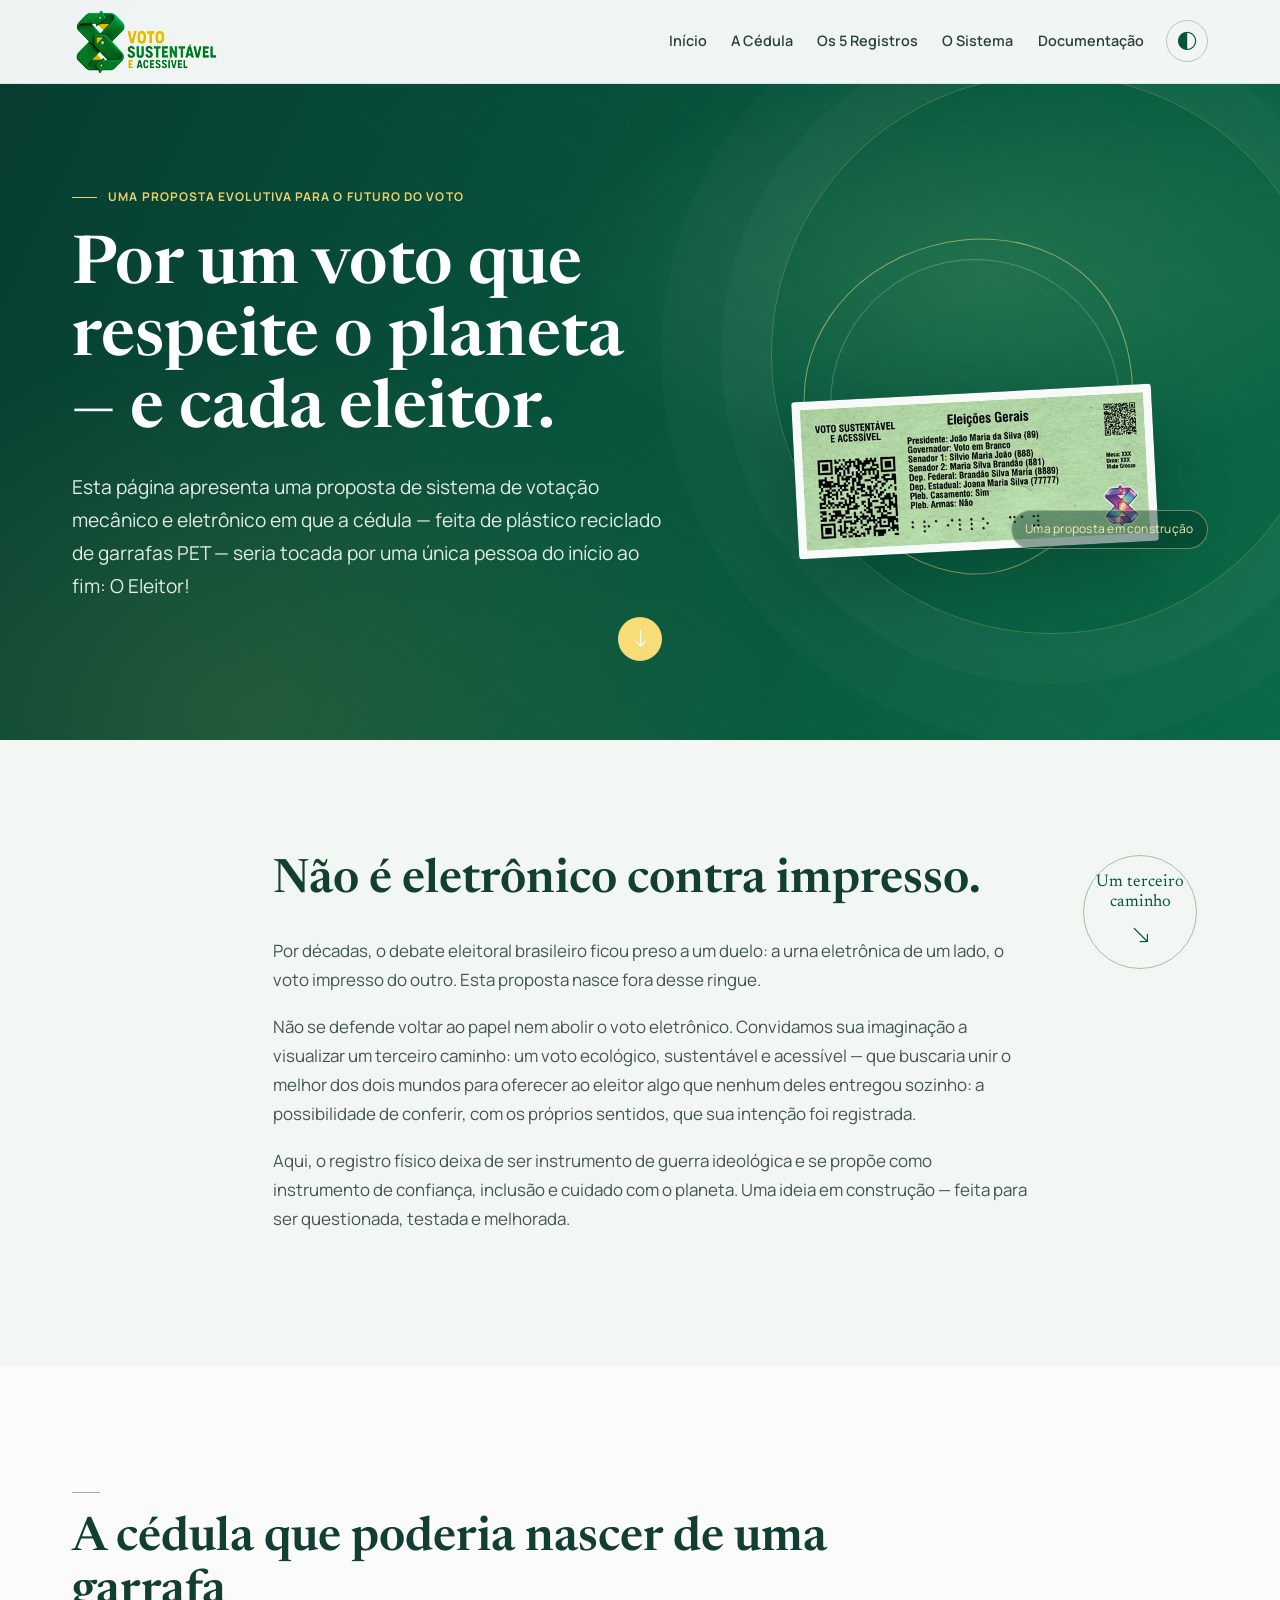
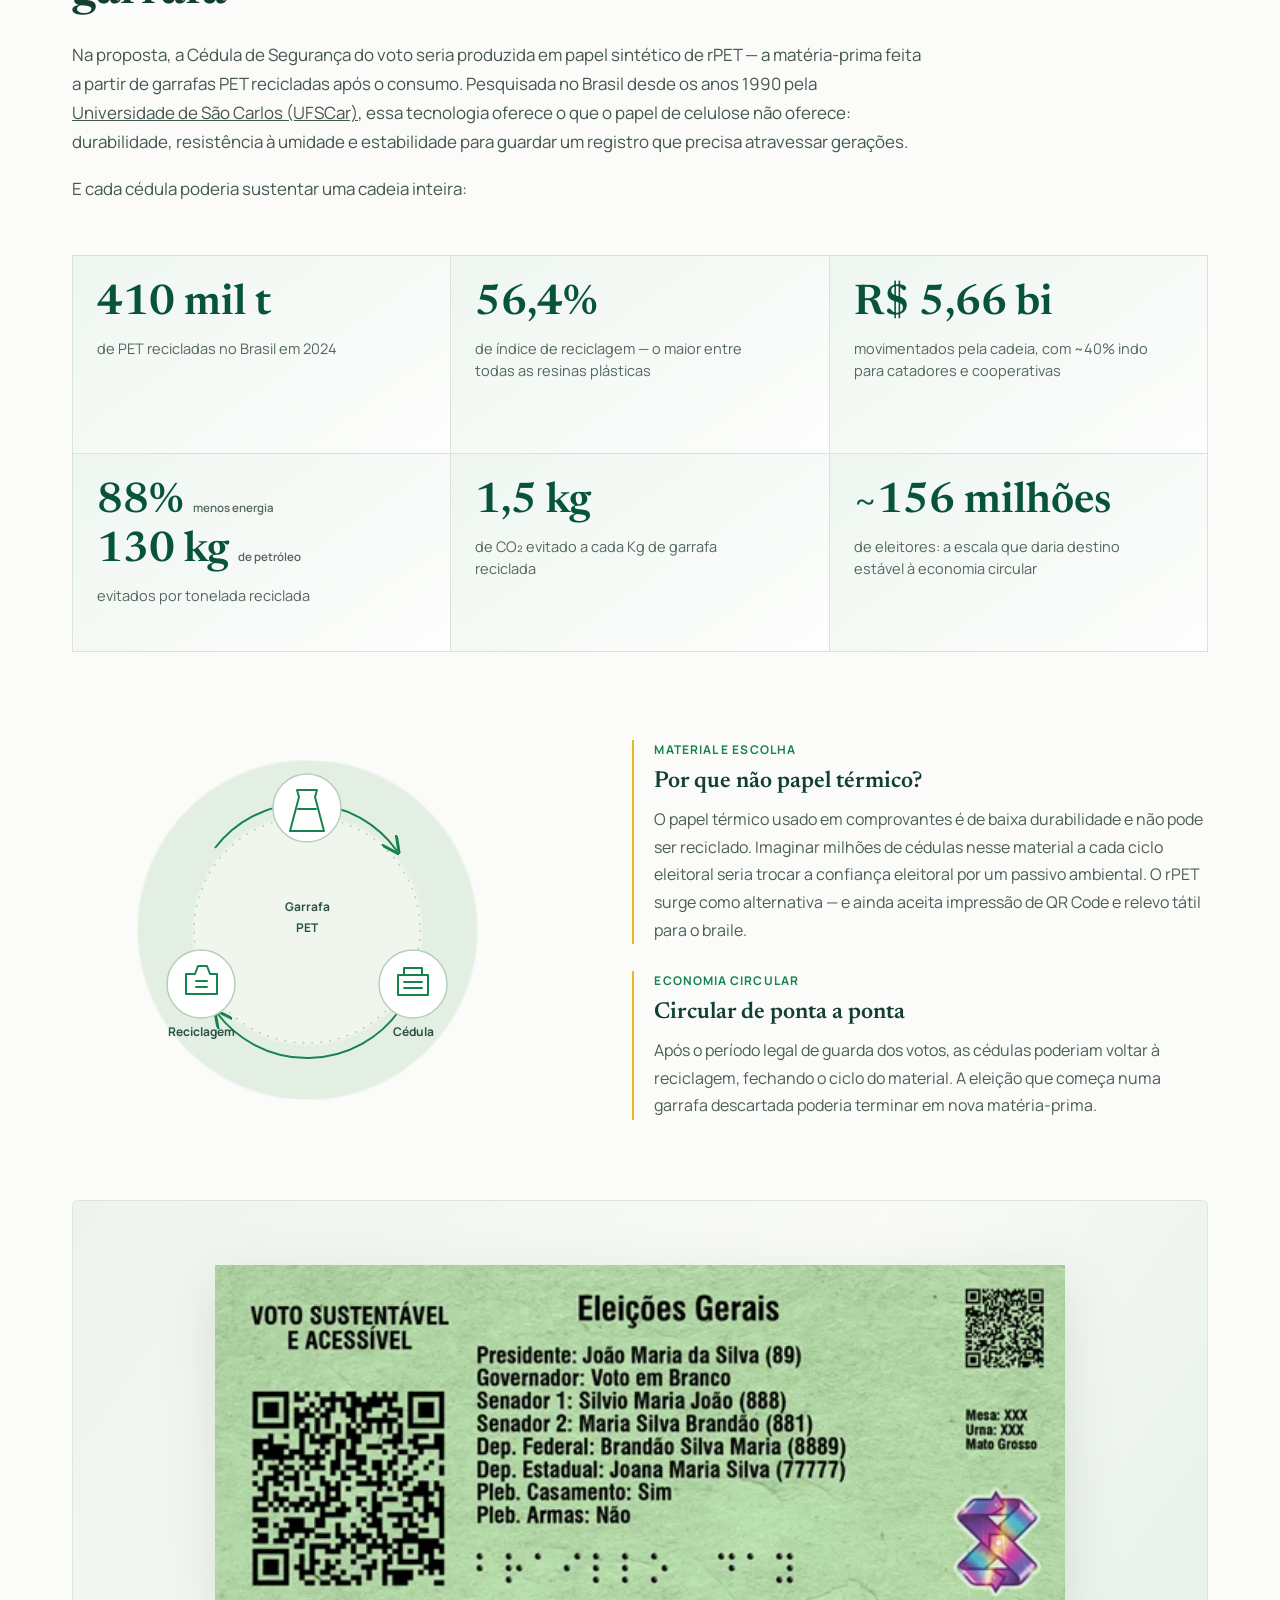
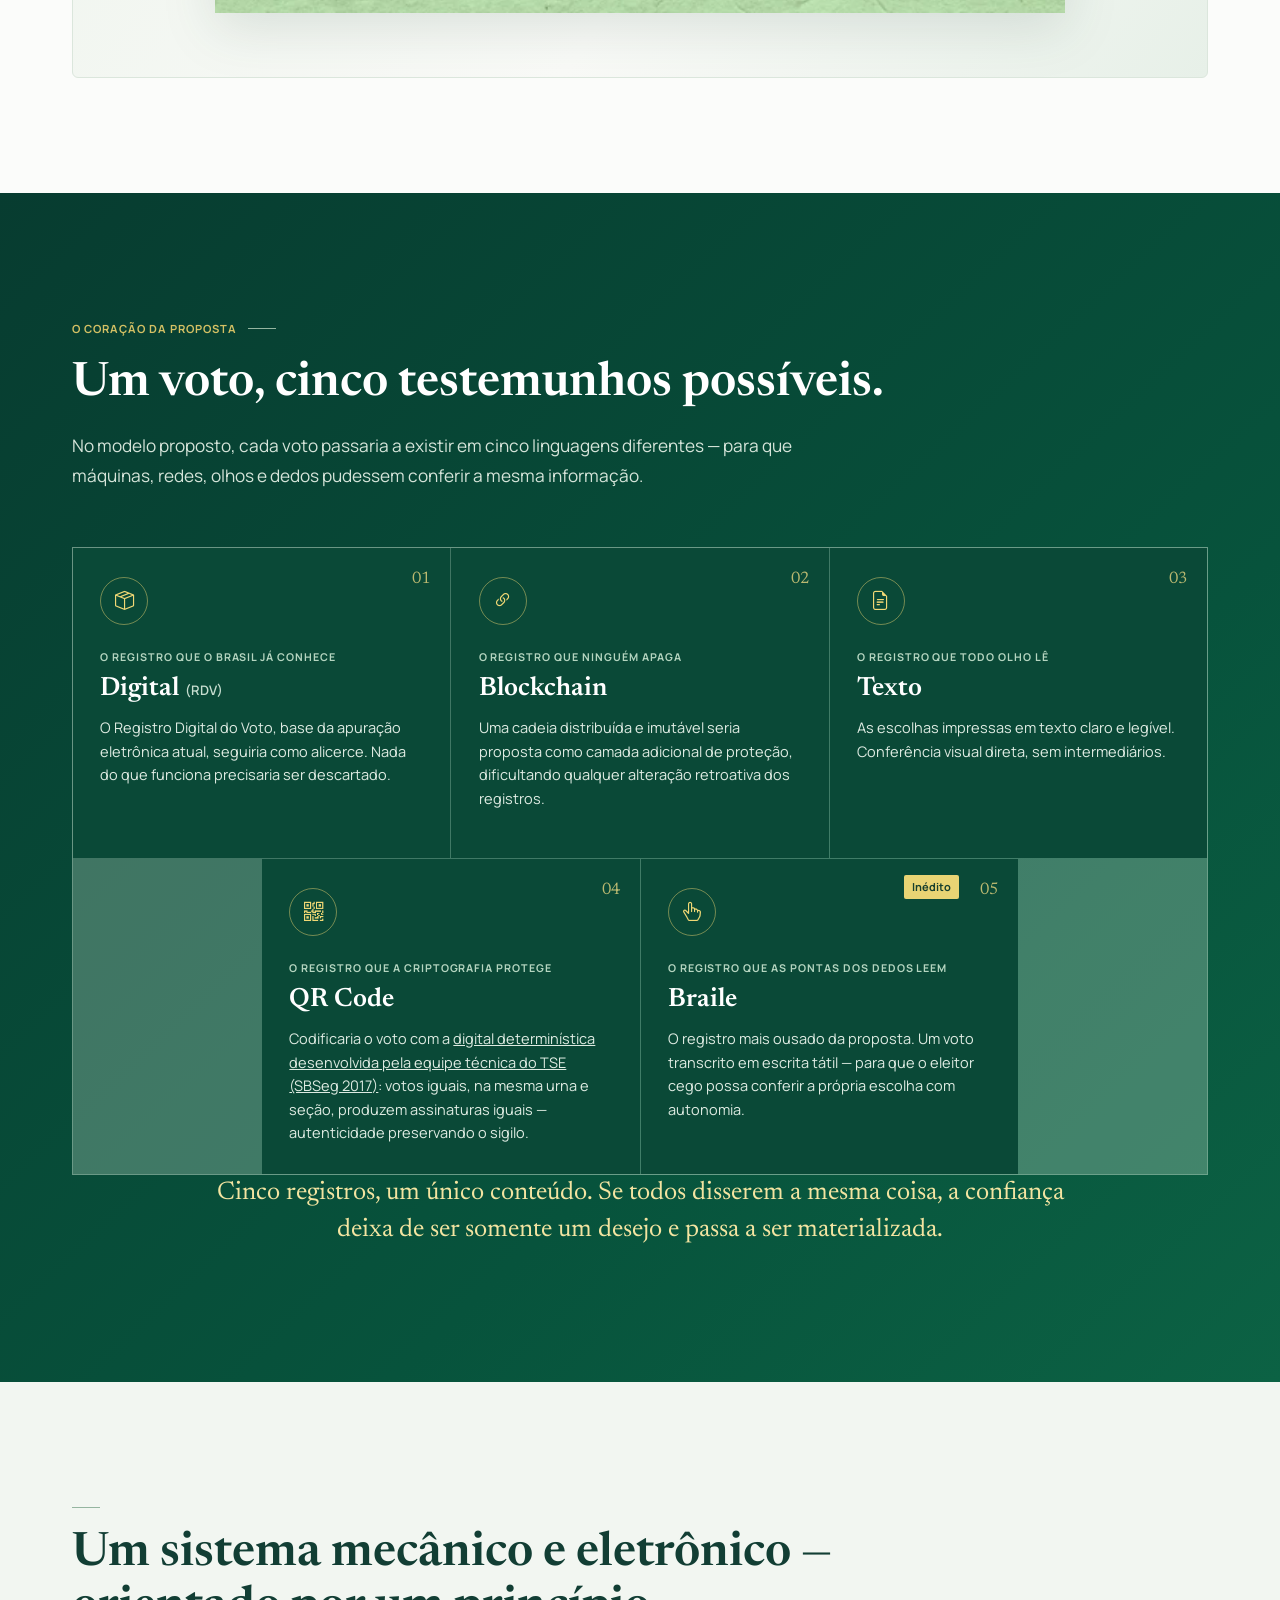
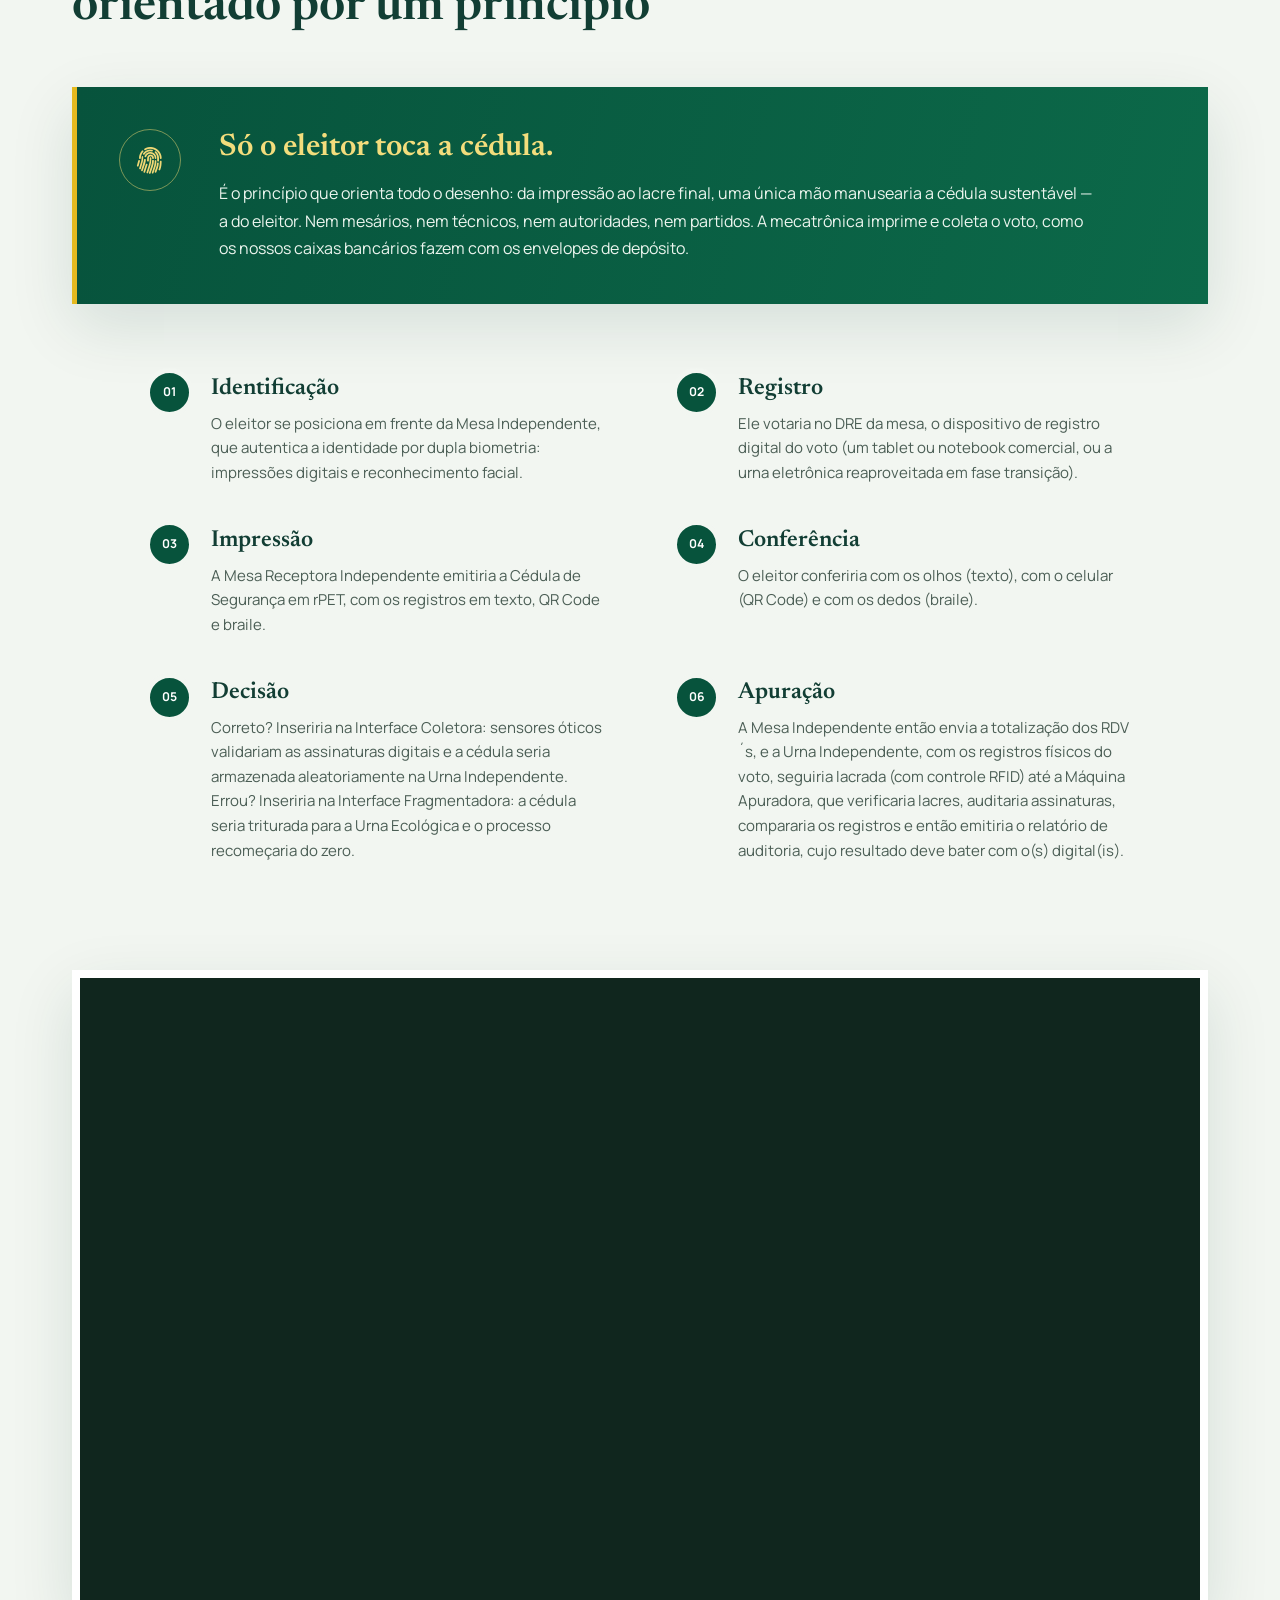
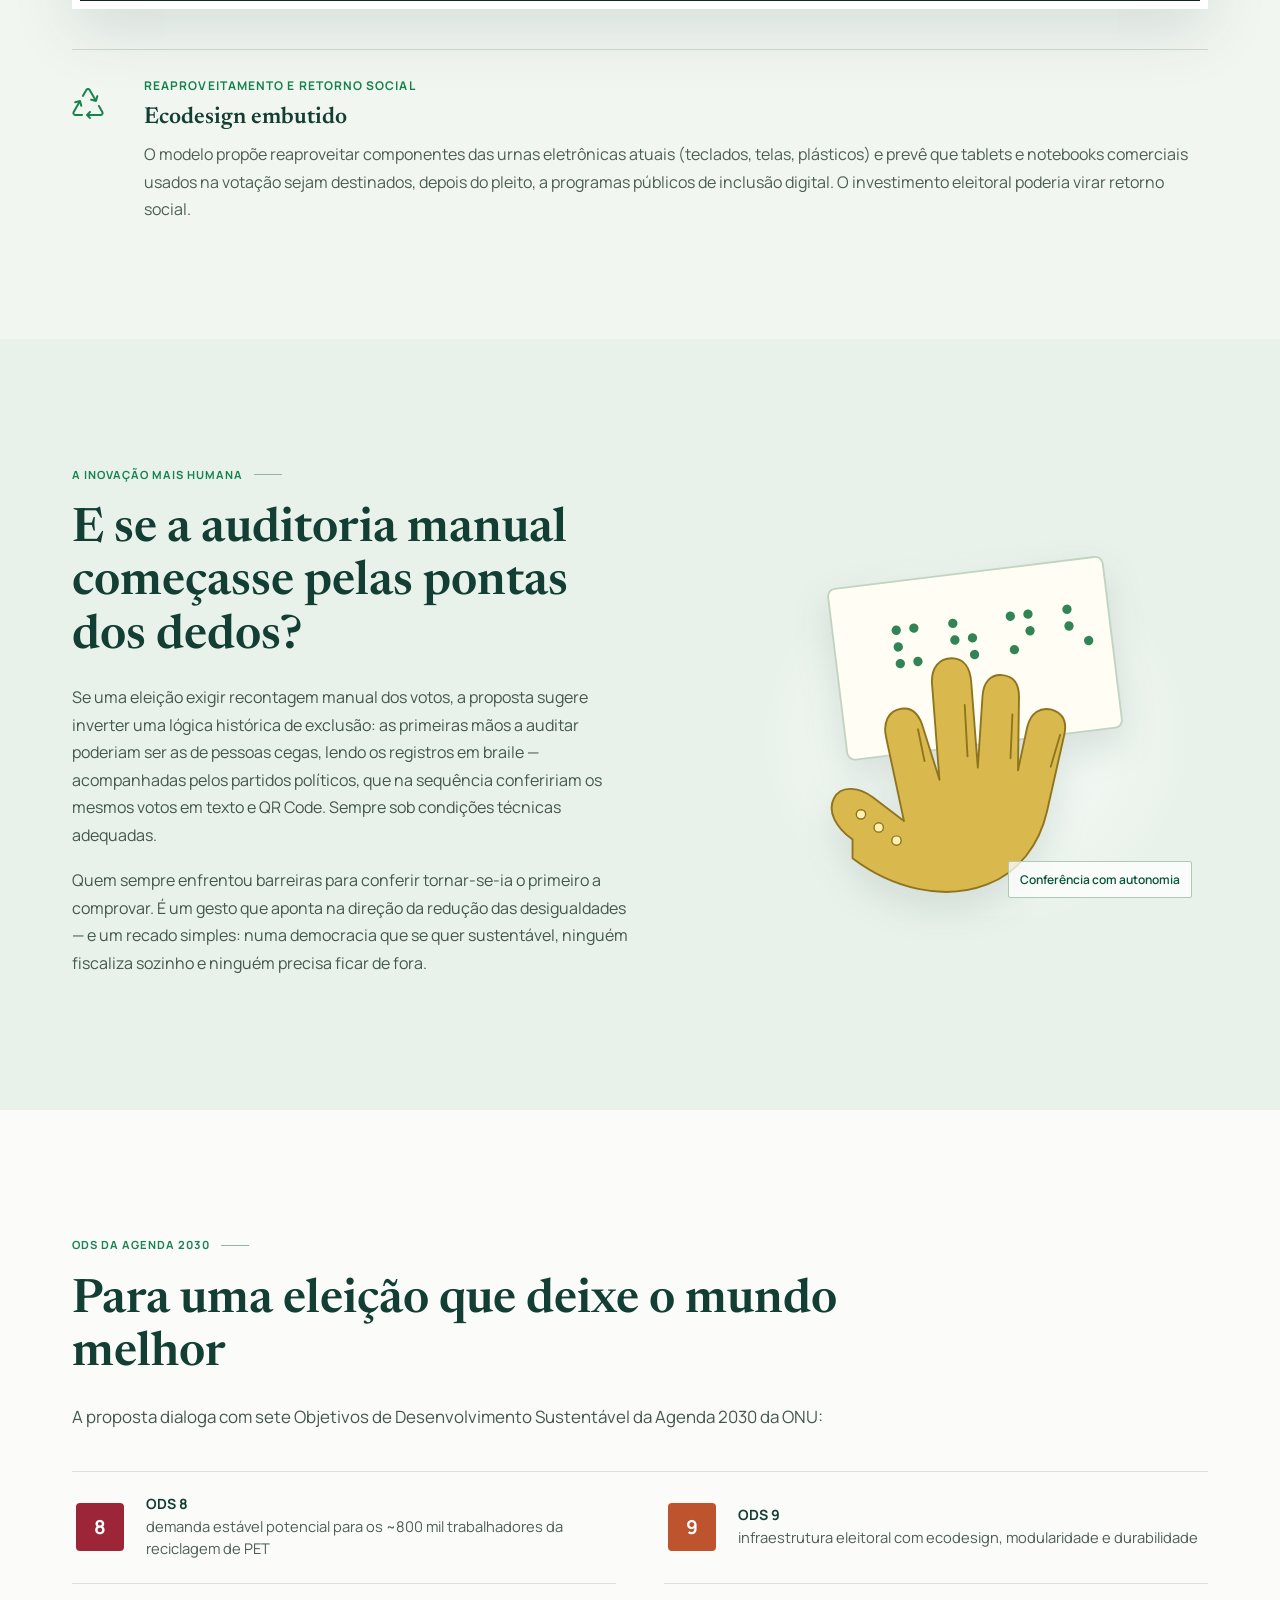
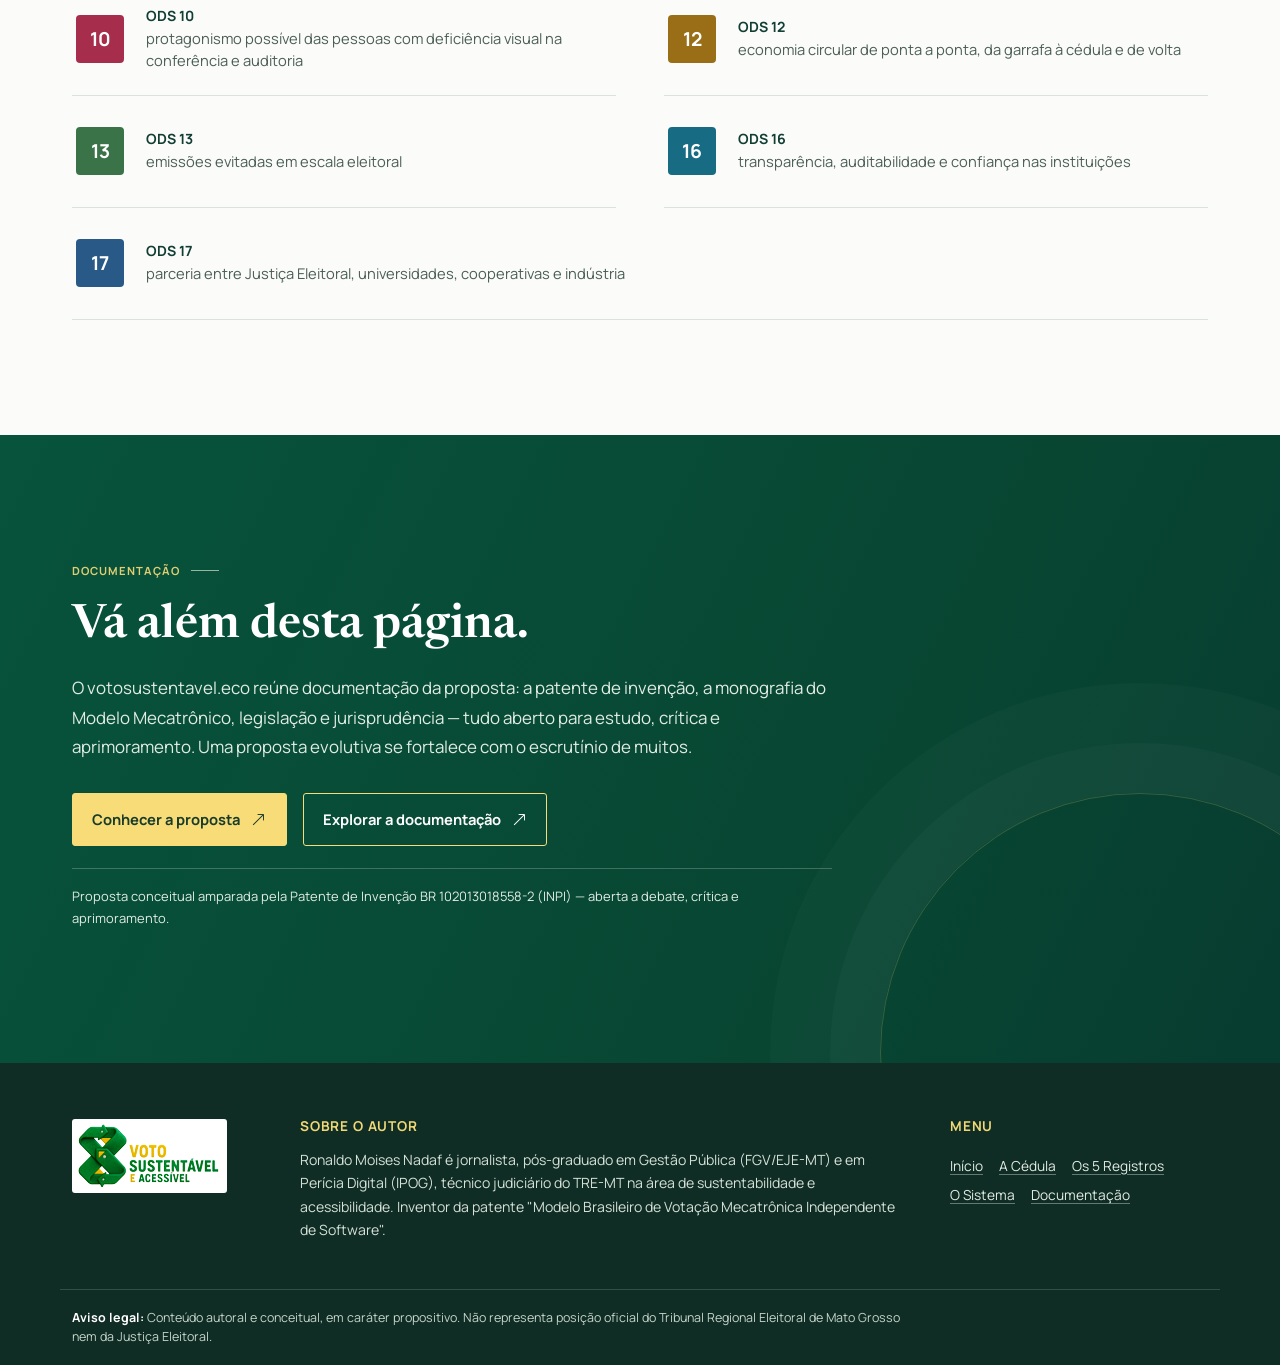
<file: index.html>
﻿<!DOCTYPE html>
<html lang="pt-BR">
<head>
    <meta charset="utf-8" />
    <meta content="text/html; charset=utf-8" http-equiv="Content-Type" />
    <meta http-equiv="X-UA-Compatible" content="ie=edge,chrome=1" />
    <meta content="no-cache, no-store, must-revalidate" http-equiv="Cache-Control" />
    <!DOCTYPE html>
    <html lang="pt-BR">
    <head>
        <meta charset="utf-8">
        <meta name="viewport" content="width=device-width, initial-scale=1">
        <meta name="description" content="Proposta de cédula de voto em plástico reciclado (rPET) com 5 registros possíveis — digital, blockchain, texto, QR Code e braile — num sistema mecânico e eletrônico onde só o eleitor toca a cédula.">
        <meta name="author" content="Ronaldo Moises Nadaf">
        <meta name="theme-color" content="#07533c">
        <meta property="og:type" content="website">
        <meta property="og:locale" content="pt_BR">
        <meta property="og:title" content="Voto Sustentável — uma proposta ecológica, acessível e auditável">
        <meta property="og:description" content="Proposta de cédula de voto em plástico reciclado (rPET) com 5 registros possíveis — digital, blockchain, texto, QR Code e braile — num sistema mecânico e eletrônico onde só o eleitor toca a cédula.">
        <meta property="og:url" content="https://votosustentavel.eco/">
        <meta property="og:image" content="assets/img/logomarca150x70.png">
        <link rel="icon" type="image/png" href="assets/img/logomarca150x70.png">
        <link rel="stylesheet" href="assets/libs/bootstrap-5.3.8-dist/css/bootstrap.min.css">
        <link rel="stylesheet" href="https://cdn.jsdelivr.net/npm/bootstrap-icons@1.11.3/font/bootstrap-icons.min.css">
        <link rel="stylesheet" href="assets/css/landing.css">
        <title>Voto Sustentável — uma proposta ecológica, acessível e auditável</title>
        <script async src="https://cse.google.com/cse.js?cx=9220533801715431d"></script>
    </head>
    <body class="landing-page">
        <a class="skip-link" href="#main-content">Pular para o conteúdo principal</a>
        <header class="site-header" id="top">
            <nav class="navbar navbar-expand-lg" aria-label="Navegação principal">
                <div class="container nav-shell">
                    <a class="brand" href="#top" aria-label="Voto Sustentável e Acessível, início">
                        <img src="assets/img/logomarca150x70.png" alt="Voto Sustentável e Acessível" width="150" height="70">
                    </a>
                    <button class="nav-toggle" type="button" aria-expanded="false" aria-controls="primary-navigation" aria-label="Abrir menu">
                        <i class="bi bi-list" aria-hidden="true"></i>
                    </button>
                    <div class="nav-panel" id="primary-navigation">
                        <ul class="nav-list">
                            <li><a href="#top" aria-current="page">Início</a></li>
                            <li><a href="#cedula">A Cédula</a></li>
                            <li><a href="#registros">Os 5 Registros</a></li>
                            <li><a href="#sistema">O Sistema</a></li>
                            <li><a href="#documentacao">Documentação</a></li>
                        </ul>
                        <button class="contrast-toggle" type="button" aria-pressed="false" aria-label="Ativar alto contraste" title="Alternar alto contraste">
                            <i class="bi bi-circle-half" aria-hidden="true"></i>
                        </button>
                    </div>
                </div>
            </nav>
        </header>

        <main id="main-content" tabindex="-1">
            <section class="hero" aria-labelledby="hero-title">
                <div class="hero-grid" aria-hidden="true"></div>
                <div class="container hero-inner">
                    <div class="hero-copy reveal">
                        <p class="eyebrow"><span></span>Uma proposta evolutiva para o futuro do voto</p>
                        <h1 id="hero-title">Por um voto que respeite o planeta — e cada eleitor.</h1>
                        <p class="hero-description">Esta página apresenta uma proposta de sistema de votação mecânico e eletrônico em que a cédula — feita de plástico reciclado de garrafas PET — seria tocada por uma única pessoa do início ao fim: O Eleitor!</p>
                    </div>
                    <div class="hero-art reveal" aria-hidden="true">
                        <div class="hero-orbit orbit-one"></div><div class="hero-orbit orbit-two"></div>
                        <img src="assets/img/image002.png" alt="" width="300" height="140">
                        <span class="hero-art-note">Uma proposta em construção</span>
                    </div>
                    <a class="hero-scroll" href="#manifesto" aria-label="Rolar para conhecer a proposta"><i class="bi bi-arrow-down" aria-hidden="true"></i></a>
                </div>
            </section>

            <section class="manifesto section-pad" id="manifesto" aria-labelledby="manifesto-title">
                <div class="container manifesto-layout">
                    <div class="section-marker reveal"><span>Antes de tudo</span><span class="marker-line"></span></div>
                    <div class="manifesto-copy reveal">
                        <h2 id="manifesto-title">Não é eletrônico contra impresso.</h2>
                        <p>Por décadas, o debate eleitoral brasileiro ficou preso a um duelo: a urna eletrônica de um lado, o voto impresso do outro. Esta proposta nasce fora desse ringue.</p>
                        <p>Não se defende voltar ao papel nem abolir o voto eletrônico. Convidamos sua imaginação a visualizar um terceiro caminho: um voto ecológico, sustentável e acessível — que buscaria unir o melhor dos dois mundos para oferecer ao eleitor algo que nenhum deles entregou sozinho: a possibilidade de conferir, com os próprios sentidos, que sua intenção foi registrada.</p>
                        <p>Aqui, o registro físico deixa de ser instrumento de guerra ideológica e se propõe como instrumento de confiança, inclusão e cuidado com o planeta. Uma ideia em construção — feita para ser questionada, testada e melhorada.</p>
                    </div>
                    <div class="manifesto-stamp reveal" aria-hidden="true"><span>Um terceiro<br>caminho</span><i class="bi bi-arrow-down-right"></i></div>
                </div>
            </section>

            <section class="ballot-section section-pad" id="cedula" aria-labelledby="ballot-title">
                <div class="container">
                    <div class="section-heading reveal">
                        <div class="section-marker"><span class="marker-line"></span></div>
                        <h2 id="ballot-title">A cédula que poderia nascer de uma garrafa</h2>
                        <p>Na proposta, a Cédula de Segurança do voto seria produzida em papel sintético de rPET — a matéria-prima feita a partir de garrafas PET recicladas após o consumo. Pesquisada no Brasil desde os anos 1990 pela <a href="/docs/papel_de_plastico.pdf" target="_blank"> Universidade de São Carlos (UFSCar)</a>, essa tecnologia oferece o que o papel de celulose não oferece: durabilidade, resistência à umidade e estabilidade para guardar um registro que precisa atravessar gerações.</p>
                        <p>E cada cédula poderia sustentar uma cadeia inteira:</p>
                    </div>
                    <div class="stats-grid" aria-label="Potenciais da proposta">
                        <article class="stat-item reveal"><span class="stat-value" data-count="410" data-suffix=" mil t">410 mil t</span><p>de PET recicladas no Brasil em 2024</p></article>
                        <article class="stat-item reveal"><span class="stat-value" data-count="56.4" data-decimals="1" data-suffix="%">56,4%</span><p>de índice de reciclagem — o maior entre todas as resinas plásticas</p></article>
                        <article class="stat-item reveal"><span class="stat-value" data-prefix="R$ " data-count="5.66" data-decimals="2" data-suffix=" bi">R$ 5,66 bi</span><p>movimentados pela cadeia, com ~40% indo para catadores e cooperativas</p></article>
                        <article class="stat-item reveal"><span class="stat-value stat-dual"><span data-count="88" data-suffix="%">88%</span> <small>menos energia</small><br><span data-count="130" data-suffix=" kg">130 kg</span> <small>de petróleo</small></span><p>evitados por tonelada reciclada</p></article>
                        <article class="stat-item reveal"><span class="stat-value" data-count="1.5" data-decimals="1" data-suffix=" kg">1,5 kg</span><p>de CO₂ evitado a cada Kg de garrafa reciclada</p></article>
                        <article class="stat-item reveal"><span class="stat-value" data-prefix="~" data-count="156" data-suffix=" milhões">~156 milhões</span><p>de eleitores: a escala que daria destino estável à economia circular</p></article>
                    </div>

                    <div class="circular-feature">
                        <div class="cycle-diagram reveal" role="img" aria-label="Diagrama do ciclo: garrafas PET recicladas tornam-se matéria-prima para a cédula, que retorna à reciclagem após o período legal de guarda">
                            <svg viewBox="0 0 420 340" role="presentation" aria-hidden="true">
                                <defs><marker id="cycle-arrow" markerWidth="9" markerHeight="9" refX="7" refY="4.5" orient="auto"><path d="M0 0 9 4.5 0 9" fill="none" stroke="currentColor" stroke-width="1.5"/></marker></defs>
                                <circle cx="210" cy="170" r="113" class="cycle-ring"/>
                                <path d="M118 88A113 113 0 0 1 300 91" class="cycle-path" marker-end="url(#cycle-arrow)"/>
                                <path d="M302 251A113 113 0 0 1 120 253" class="cycle-path" marker-end="url(#cycle-arrow)"/>
                                <g class="cycle-node node-top"><circle cx="210" cy="48" r="34"/><path d="M200 30h20l-2 7 9 34h-34l9-34z"/><path d="M201 49h18"/></g>
                                <g class="cycle-node node-right"><circle cx="316" cy="224" r="34"/><path d="M301 215h30v20h-30zM307 208h18v7h-18z"/><path d="M307 222h18M307 228h18"/></g>
                                <g class="cycle-node node-left"><circle cx="104" cy="224" r="34"/><path d="M89 214h9l3-8h9l3 8h7v20H89z"/><path d="M99 221h11M99 227h11"/></g>
                                <text x="210" y="151" text-anchor="middle">Garrafa</text><text x="210" y="172" text-anchor="middle">PET</text>
                                <text x="316" y="276" text-anchor="middle">Cédula</text><text x="104" y="276" text-anchor="middle">Reciclagem</text>
                            </svg>
                        </div>
                        <div class="circular-copy reveal">
                            <article class="text-block">
                                <span class="mini-label">Material e escolha</span>
                                <h3>Por que não papel térmico?</h3>
                                <p>O papel térmico usado em comprovantes é de baixa durabilidade e não pode ser reciclado. Imaginar milhões de cédulas nesse material a cada ciclo eleitoral seria trocar a confiança eleitoral por um passivo ambiental. O rPET surge como alternativa — e ainda aceita impressão de QR Code e relevo tátil para o braile.</p>
                            </article>
                            <article class="text-block">
                                <span class="mini-label">Economia circular</span>
                                <h3>Circular de ponta a ponta</h3>
                                <p>Após o período legal de guarda dos votos, as cédulas poderiam voltar à reciclagem, fechando o ciclo do material. A eleição que começa numa garrafa descartada poderia terminar em nova matéria-prima.</p>
                            </article>
                        </div>
                    </div>
                    <figure class="ballot-figure reveal">
                        <img src="assets/img/image002.png" alt="Exemplo de Cédula de Segurança sustentável com registros em texto, códigos QR e escrita tátil em braile" loading="lazy">
                    </figure>
                </div>
            </section>

            <section class="records-section section-pad" id="registros" aria-labelledby="records-title">
                <div class="container">
                    <div class="records-intro reveal">
                        <div class="section-marker"><span>O coração da proposta</span><span class="marker-line"></span></div>
                        <h2 id="records-title">Um voto, cinco testemunhos possíveis.</h2>
                        <p>No modelo proposto, cada voto passaria a existir em cinco linguagens diferentes — para que máquinas, redes, olhos e dedos pudessem conferir a mesma informação.</p>
                    </div>
                    <div class="records-grid">
                        <article class="record-card reveal"><span class="record-number">01</span><div class="record-icon"><i class="bi bi-box-seam" aria-hidden="true"></i></div><span class="mini-label">O registro que o Brasil já conhece</span><h3>Digital <span>(RDV)</span></h3><p>O Registro Digital do Voto, base da apuração eletrônica atual, seguiria como alicerce. Nada do que funciona precisaria ser descartado.</p></article>
                        <article class="record-card reveal"><span class="record-number">02</span><div class="record-icon"><i class="bi bi-link-45deg" aria-hidden="true"></i></div><span class="mini-label">O registro que ninguém apaga</span><h3>Blockchain</h3><p>Uma cadeia distribuída e imutável seria proposta como camada adicional de proteção, dificultando qualquer alteração retroativa dos registros.</p></article>
                        <article class="record-card reveal"><span class="record-number">03</span><div class="record-icon"><i class="bi bi-file-earmark-text" aria-hidden="true"></i></div><span class="mini-label">O registro que todo olho lê</span><h3>Texto</h3><p>As escolhas impressas em texto claro e legível. Conferência visual direta, sem intermediários.</p></article>
                        <article class="record-card reveal"><span class="record-number">04</span><div class="record-icon"><i class="bi bi-qr-code" aria-hidden="true"></i></div><span class="mini-label">O registro que a criptografia protege</span><h3>QR Code</h3><p>Codificaria o voto com a <a href="/docs/artigo-tse-voto-impresso.pdf" target="_blank">digital determinística desenvolvida pela equipe técnica do TSE (SBSeg 2017)</a>: votos iguais, na mesma urna e seção, produzem assinaturas iguais — autenticidade preservando o sigilo.</p></article>
                        <article class="record-card record-card-braille reveal"><span class="record-number">05</span><span class="record-badge">Inédito</span><div class="record-icon"><i class="bi bi-hand-index-thumb" aria-hidden="true"></i></div><span class="mini-label">O registro que as pontas dos dedos leem</span><h3>Braile</h3><p>O registro mais ousado da proposta. Um voto transcrito em escrita tátil — para que o eleitor cego possa conferir a própria escolha com autonomia.</p></article>
                    </div>
                    <p class="records-close reveal">Cinco registros, um único conteúdo. Se todos disserem a mesma coisa, a confiança deixa de ser somente um desejo e passa a ser materializada.</p>
                </div>
            </section>

            <section class="system-section section-pad" id="sistema" aria-labelledby="system-title">
                <div class="container">
                    <div class="section-heading reveal">
                        <div class="section-marker"><span class="marker-line"></span></div>
                        <h2 id="system-title">Um sistema mecânico e eletrônico — orientado por um princípio</h2>
                    </div>
                    <div class="principle-banner reveal"><i class="bi bi-fingerprint" aria-hidden="true"></i><div><h3>Só o eleitor toca a cédula.</h3><p>É o princípio que orienta todo o desenho: da impressão ao lacre final, uma única mão manusearia a cédula sustentável — a do eleitor. Nem mesários, nem técnicos, nem autoridades, nem partidos. A mecatrônica imprime e coleta o voto, como os nossos caixas bancários fazem com os envelopes de depósito.&nbsp; &nbsp;&nbsp;</p>
                    </div></div>
                    <ol class="timeline" aria-label="Como funcionaria">
                        <li class="timeline-item reveal"><span class="timeline-step">01</span><div><h3>Identificação</h3><p>O eleitor se posiciona em frente da Mesa Independente, que  autentica a identidade por dupla biometria: impressões digitais e reconhecimento facial.</p>
                        </div></li>
                        <li class="timeline-item reveal"><span class="timeline-step">02</span><div><h3>Registro</h3><p>Ele votaria no DRE da mesa, o dispositivo de registro digital do voto (um tablet ou notebook comercial, ou a urna eletrônica reaproveitada em fase transição).</p>
                        </div></li>
                        <li class="timeline-item reveal"><span class="timeline-step">03</span><div><h3>Impressão</h3><p>A Mesa Receptora Independente emitiria a Cédula de Segurança em rPET, com os registros em texto, QR Code e braile.</p></div></li>
                        <li class="timeline-item reveal"><span class="timeline-step">04</span><div><h3>Conferência</h3><p>O eleitor conferiria com os olhos (texto), com o celular (QR Code) e com os dedos (braile).</p></div></li>
                        <li class="timeline-item reveal"><span class="timeline-step">05</span><div><h3>Decisão</h3><p>Correto? Inseriria na Interface Coletora: sensores óticos validariam as assinaturas digitais e a cédula seria armazenada aleatoriamente na Urna Independente. Errou? Inseriria na Interface Fragmentadora: a cédula seria triturada para a Urna Ecológica e o processo recomeçaria do zero.</p></div></li>
                        <li class="timeline-item reveal"><span class="timeline-step">06</span><div><h3>Apuração</h3><p>A Mesa Independente então envia a totalização dos RDV´s, e a Urna Independente, com os registros físicos do voto, seguiria lacrada (com controle RFID) até a Máquina Apuradora, que verificaria lacres, auditaria assinaturas, compararia os registros e então emitiria o relatório de auditoria, cujo resultado  deve bater com o(s) digital(is).</p>
                        </div></li>
                    </ol>
                    <div class="video-frame reveal">
                     <iframe width="560" height="315" src="https://www.youtube.com/embed/gnp96K3c58I?si=Lk19vkqL-efYayZ0" title="YouTube video player" frameborder="0" allow="accelerometer; autoplay; clipboard-write; encrypted-media; gyroscope; picture-in-picture; web-share" referrerpolicy="strict-origin-when-cross-origin" allowfullscreen></iframe>
                    </div>
                    <article class="ecodesign-note reveal"><i class="bi bi-recycle" aria-hidden="true"></i><div><span class="mini-label">Reaproveitamento e retorno social</span><h3>Ecodesign embutido</h3><p>O modelo propõe reaproveitar componentes das urnas eletrônicas atuais (teclados, telas, plásticos) e prevê que tablets e notebooks comerciais usados na votação sejam destinados, depois do pleito, a programas públicos de inclusão digital. O investimento eleitoral poderia virar retorno social.</p></div></article>
                </div>
            </section>

            <section class="audit-section section-pad" id="auditoria" aria-labelledby="audit-title">
                <div class="container audit-layout">
                    <div class="audit-copy reveal">
                        <div class="section-marker"><span>A inovação mais humana</span><span class="marker-line"></span></div>
                        <h2 id="audit-title">E se a auditoria manual começasse pelas pontas dos dedos?</h2>
                        <p>Se uma eleição exigir recontagem manual dos votos, a proposta sugere inverter uma lógica histórica de exclusão: as primeiras mãos a auditar poderiam ser as de pessoas cegas, lendo os registros em braile — acompanhadas pelos partidos políticos, que na sequência confeririam os mesmos votos em texto e QR Code. Sempre sob condições técnicas adequadas.</p>
                        <p>Quem sempre enfrentou barreiras para conferir tornar-se-ia o primeiro a comprovar. É um gesto que aponta na direção da redução das desigualdades — e um recado simples: numa democracia que se quer sustentável, ninguém fiscaliza sozinho e ninguém precisa ficar de fora.</p>
                    </div>
                    <div class="braille-art reveal" role="img" aria-label="Ilustração de uma mão lendo pontos em relevo numa cédula em braile">
                        <svg viewBox="0 0 460 410" aria-hidden="true" focusable="false">
                            <rect class="braille-paper" x="82" y="42" width="296" height="184" rx="8" transform="rotate(-7 230 134)"/>
                            <g class="braille-dots" transform="rotate(-7 230 134)"><circle cx="150" cy="94" r="5"/><circle cx="150" cy="112" r="5"/><circle cx="150" cy="130" r="5"/><circle cx="169" cy="94" r="5"/><circle cx="169" cy="130" r="5"/><circle cx="211" cy="94" r="5"/><circle cx="211" cy="112" r="5"/><circle cx="230" cy="112" r="5"/><circle cx="230" cy="130" r="5"/><circle cx="273" cy="94" r="5"/><circle cx="273" cy="130" r="5"/><circle cx="292" cy="94" r="5"/><circle cx="292" cy="112" r="5"/><circle cx="334" cy="94" r="5"/><circle cx="334" cy="112" r="5"/><circle cx="353" cy="130" r="5"/></g>
                            <path class="hand-shape" d="M99 328c-18-13-27-30-20-44 8-16 29-11 42-1l33 25-19-89c-4-17 3-29 16-31 12-2 20 7 24 22l17 54-8-103c-1-17 8-27 21-27 13 0 20 10 21 26l7 91 5-76c1-16 9-24 21-23 13 1 19 10 18 27l-1 75 10-47c4-15 14-21 26-18 13 4 17 14 13 29l-18 80c-8 35-30 65-64 78-47 18-102 4-144-28z"/>
                            <path class="hand-line" d="m176 244-7-34m53 29-3-55m49 57 2-47m41 56 10-34"/>
                            <circle class="hand-dot" cx="108" cy="301" r="5"/><circle class="hand-dot" cx="127" cy="315" r="5"/><circle class="hand-dot" cx="146" cy="329" r="5"/>
                        </svg>
                        <span class="braille-caption">Conferência com autonomia</span>
                    </div>
                </div>
            </section>

            <section class="ods-section section-pad" id="ods" aria-labelledby="ods-title">
                <div class="container">
                    <div class="section-heading reveal">
                        <div class="section-marker"><span>ODS da Agenda 2030</span><span class="marker-line"></span></div>
                        <h2 id="ods-title">Para uma eleição que deixe o mundo melhor</h2>
                        <p>A proposta dialoga com sete Objetivos de Desenvolvimento Sustentável da Agenda 2030 da ONU:</p>
                    </div>
                    <ul class="ods-list">
                        <li class="ods-item reveal"><span class="ods-number ods-8">8</span><div><h3>ODS 8</h3><p>demanda estável potencial para os ~800 mil trabalhadores da reciclagem de PET</p></div></li>
                        <li class="ods-item reveal"><span class="ods-number ods-9">9</span><div><h3>ODS 9</h3><p>infraestrutura eleitoral com ecodesign, modularidade e durabilidade</p></div></li>
                        <li class="ods-item reveal"><span class="ods-number ods-10">10</span><div><h3>ODS 10</h3><p>protagonismo possível das pessoas com deficiência visual na conferência e auditoria</p></div></li>
                        <li class="ods-item reveal"><span class="ods-number ods-12">12</span><div><h3>ODS 12</h3><p>economia circular de ponta a ponta, da garrafa à cédula e de volta</p></div></li>
                        <li class="ods-item reveal"><span class="ods-number ods-13">13</span><div><h3>ODS 13</h3><p>emissões evitadas em escala eleitoral</p></div></li>
                        <li class="ods-item reveal"><span class="ods-number ods-16">16</span><div><h3>ODS 16</h3><p>transparência, auditabilidade e confiança nas instituições</p></div></li>
                        <li class="ods-item reveal"><span class="ods-number ods-17">17</span><div><h3>ODS 17</h3><p>parceria entre Justiça Eleitoral, universidades, cooperativas e indústria</p></div></li>
                    </ul>
                </div>
            </section>

            <section class="documentation-section section-pad" id="documentacao" aria-labelledby="documentation-title">
                <div class="container documentation-inner reveal">
                    <div class="section-marker"><span>Documentação</span><span class="marker-line"></span></div>
                    <h2 id="documentation-title">Vá além desta página.</h2>
                    <p>O votosustentavel.eco reúne documentação da proposta: a patente de invenção, a monografia do Modelo Mecatrônico, legislação e jurisprudência — tudo aberto para estudo, crítica e aprimoramento. Uma proposta evolutiva se fortalece com o escrutínio de muitos.</p>
                    <div class="documentation-actions">
                        <a class="button-primary" href="https://votosustentavel.eco/index2.html">Conhecer a proposta <i class="bi bi-arrow-up-right" aria-hidden="true"></i></a>
                        <a class="button-secondary" href="https://votosustentavel.eco/docs">Explorar a documentação <i class="bi bi-arrow-up-right" aria-hidden="true"></i></a>
                    </div>
                    <p class="patent-note">Proposta conceitual amparada pela Patente de Invenção BR 102013018558-2 (INPI) — aberta a debate, crítica e aprimoramento.</p>
                </div>
            </section>
        </main>

        <footer class="site-footer" aria-label="Rodapé">
            <div class="container footer-main">
                <div class="footer-brand"><a href="#top" aria-label="Voto Sustentável e Acessível, início"><img src="assets/img/logomarca150x70.png" alt="Voto Sustentável e Acessível" width="150" height="70"></a></div>
                <div class="footer-about"><h2>Sobre o autor</h2><p>Ronaldo Moises Nadaf é jornalista, pós-graduado em Gestão Pública (FGV/EJE-MT) e em Perícia Digital (IPOG), técnico judiciário do TRE-MT na área de sustentabilidade e acessibilidade. Inventor da patente "Modelo Brasileiro de Votação Mecatrônica Independente de Software".</p></div>
                <nav class="footer-nav" aria-label="Menu do rodapé"><h2>Menu</h2><a href="#top">Início</a><a href="#cedula">A Cédula</a><a href="#registros">Os 5 Registros</a><a href="#sistema">O Sistema</a><a href="#documentacao">Documentação</a></nav>
            </div>
            <div class="container footer-legal"><p><strong>Aviso legal:</strong> Conteúdo autoral e conceitual, em caráter propositivo. Não representa posição oficial do Tribunal Regional Eleitoral de Mato Grosso nem da Justiça Eleitoral.</p></div>
        </footer>
        <button class="back-to-top" type="button" aria-label="Voltar ao topo" title="Voltar ao topo"><i class="bi bi-arrow-up" aria-hidden="true"></i></button>
        <script src="assets/js/landing.js" defer></script>
         <!-- Google tag (gtag.js) -->
    <script async src="https://www.googletagmanager.com/gtag/js?id=G-00SEBS2K2P"></script>
    <script>
        window.dataLayer = window.dataLayer || [];
        function gtag() { dataLayer.push(arguments); }
        gtag('js', new Date());

        gtag('config', 'G-00SEBS2K2P');
    </script>
    </body>
    </html>
</file>
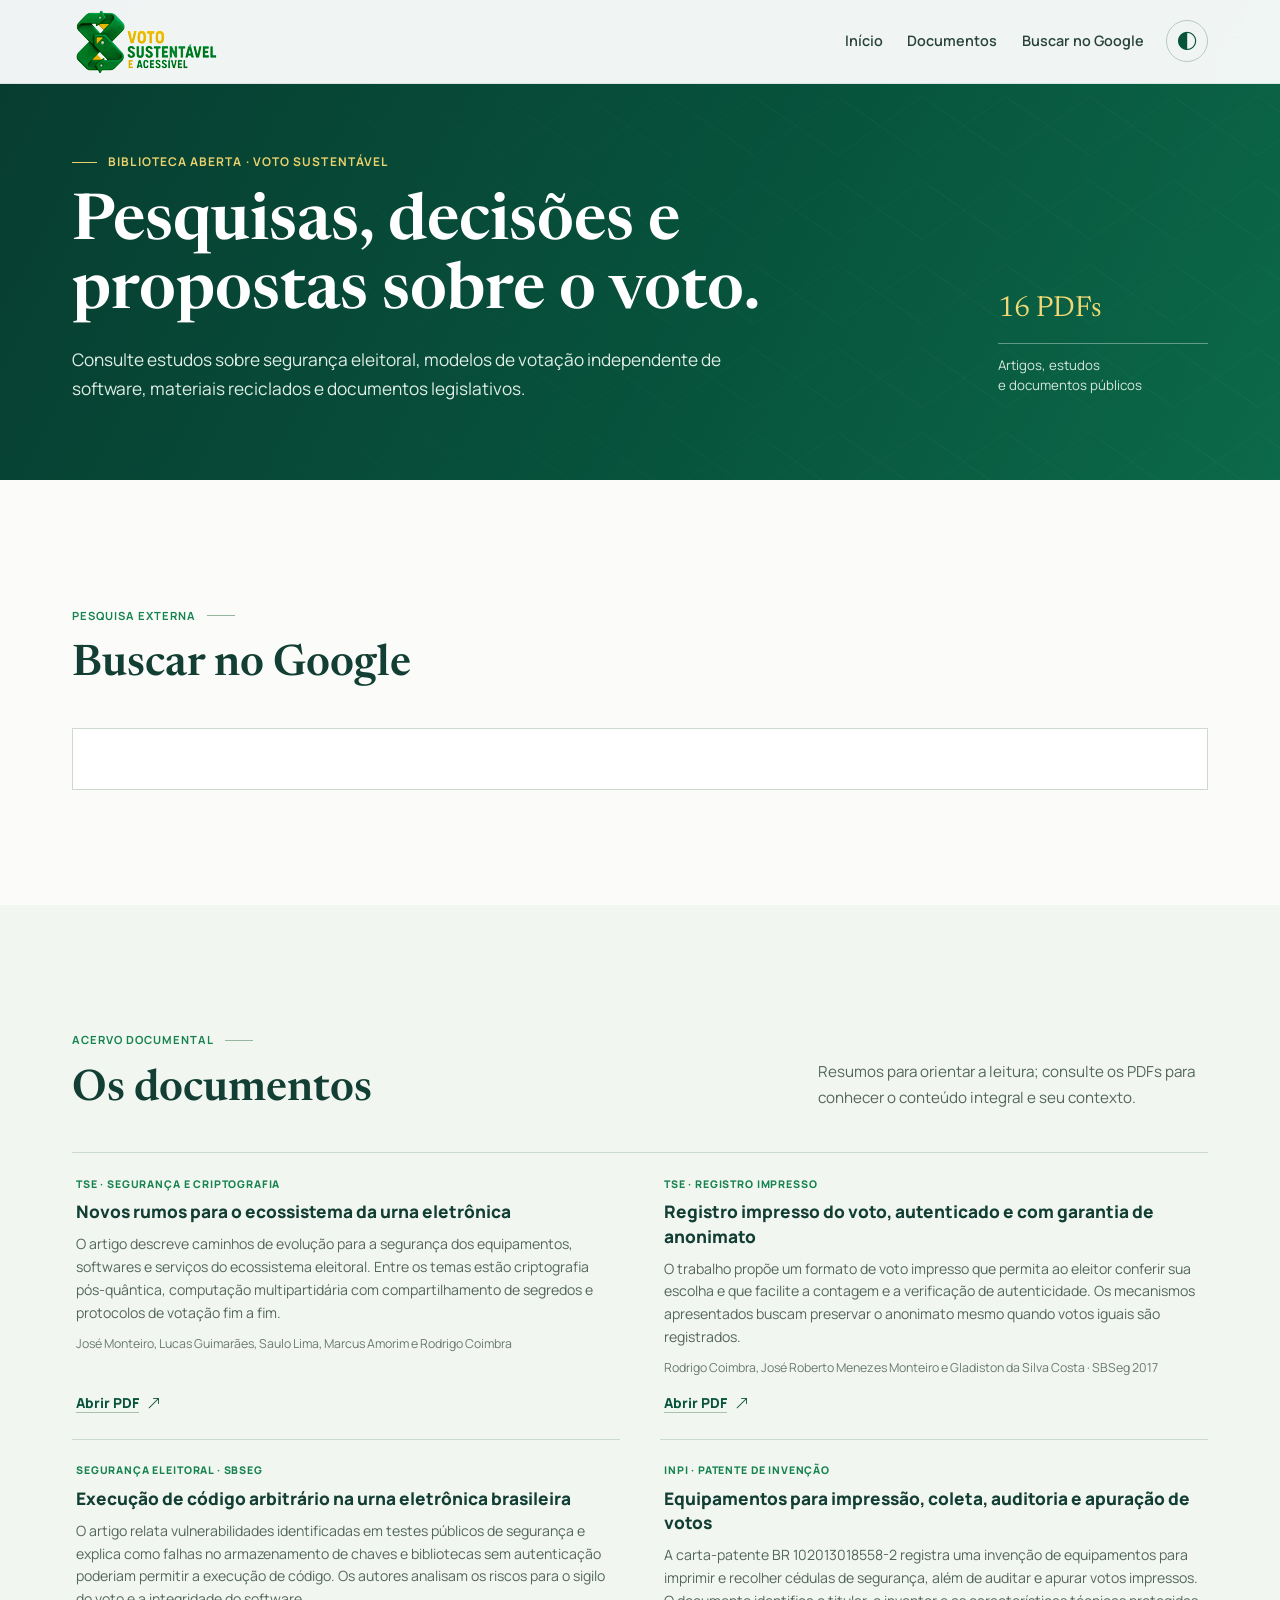
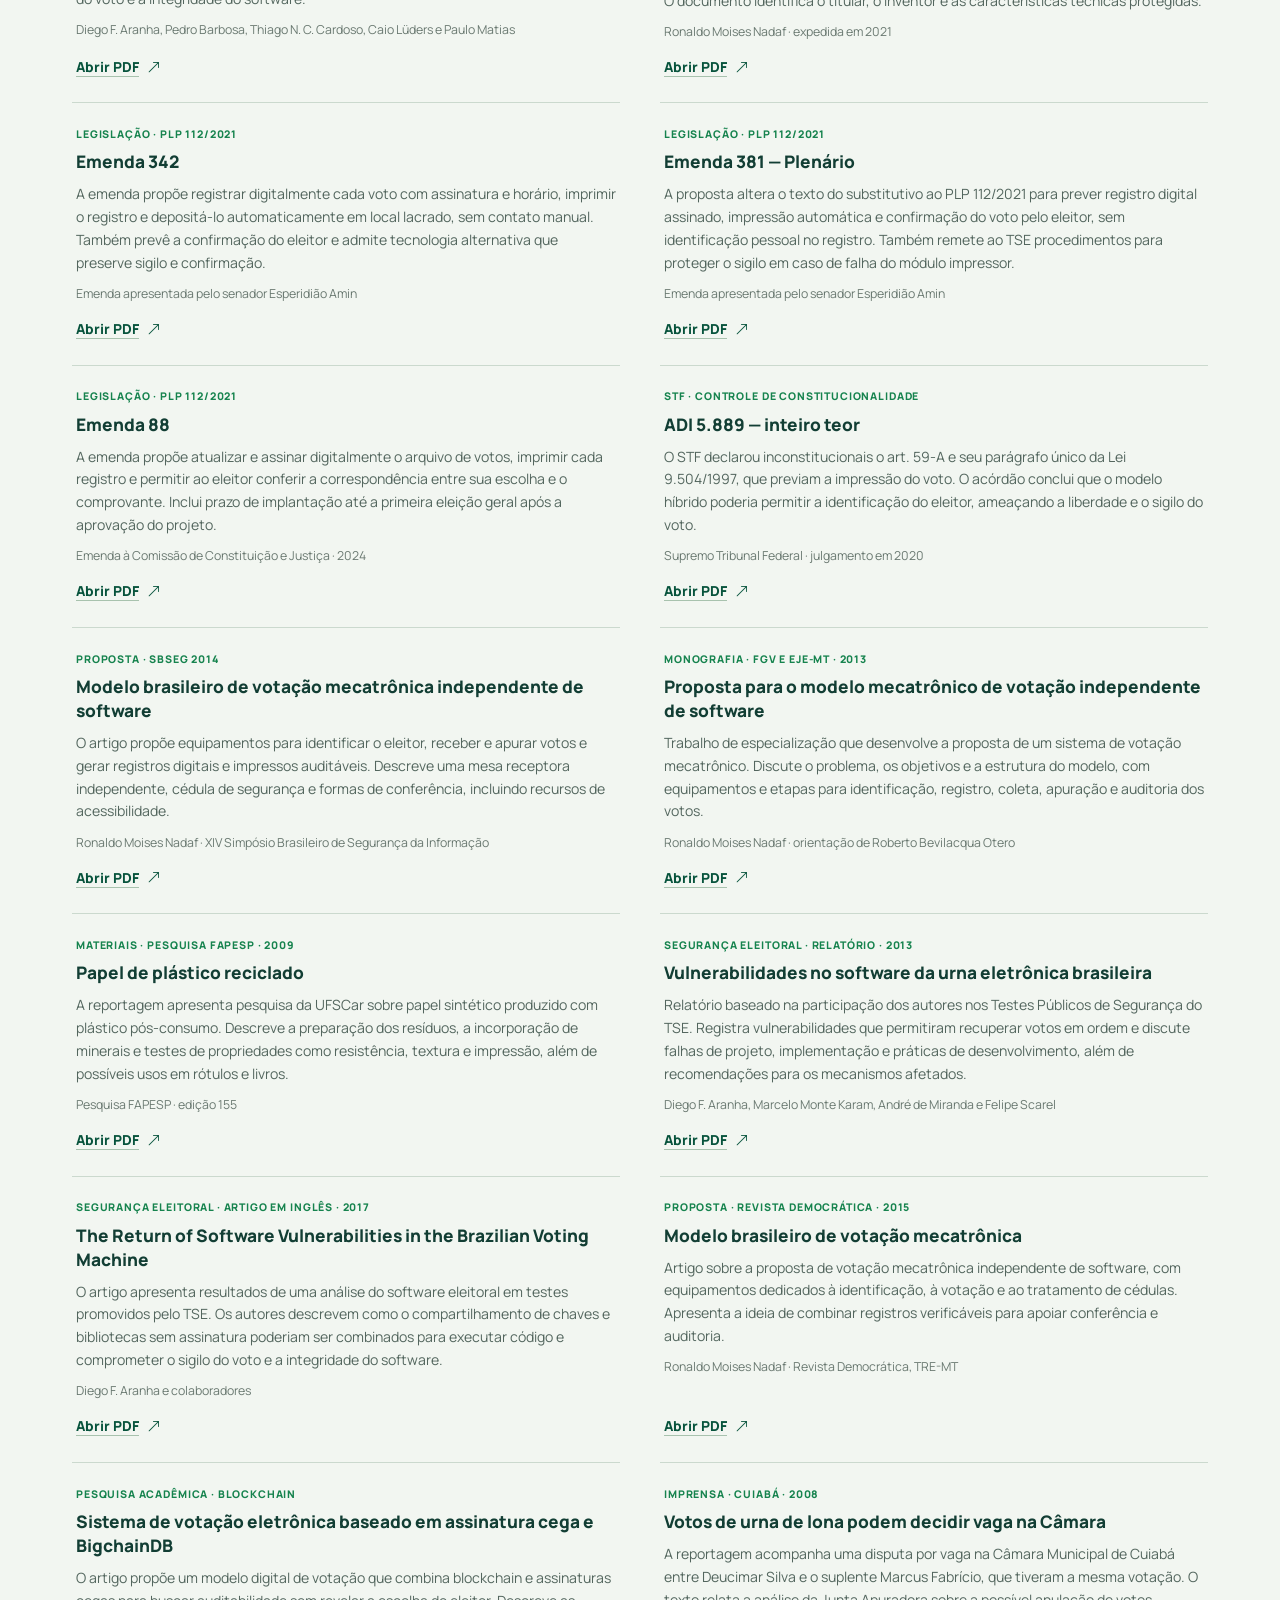
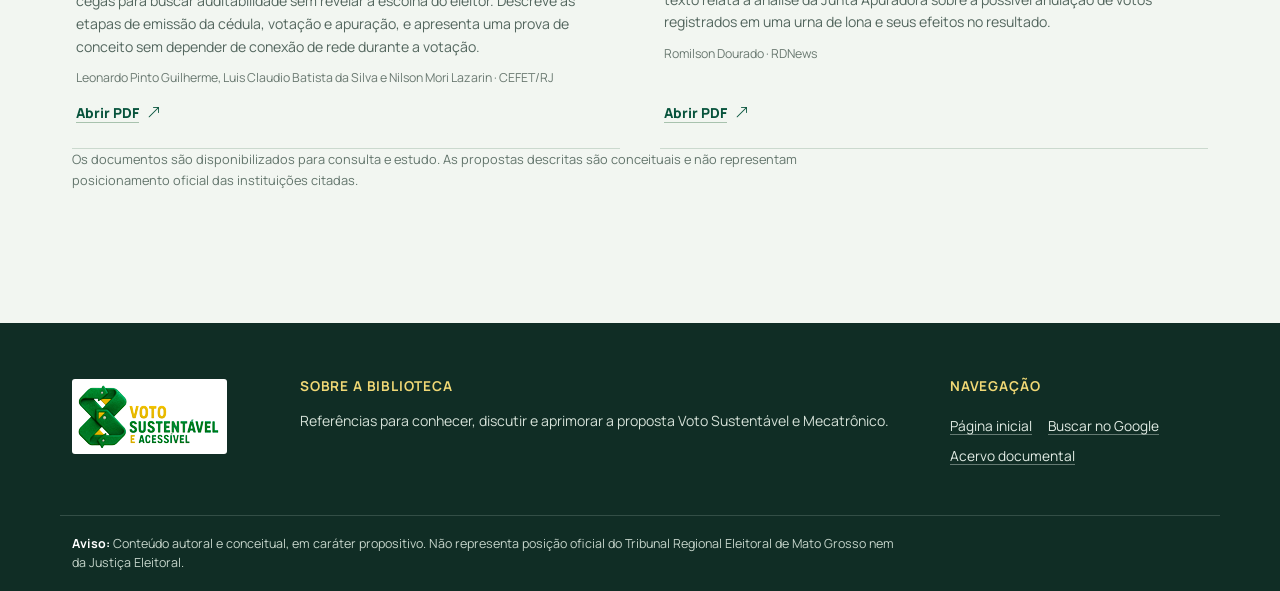
<file: docs/index.html>
<!DOCTYPE html>
<html lang="pt-BR">
<head>
    <meta charset="utf-8">
    <meta name="viewport" content="width=device-width, initial-scale=1">
    <meta name="description" content="Artigos, estudos, documentos jurídicos e referências sobre a proposta Voto Sustentável e Mecatrônico.">
    <meta name="theme-color" content="#07533c">
    <meta property="og:type" content="website">
    <meta property="og:locale" content="pt_BR">
    <meta property="og:title" content="Documentação | Voto Sustentável">
    <meta property="og:description" content="Conheça as pesquisas e documentos que fundamentam a proposta Voto Sustentável e Mecatrônico.">
    <meta property="og:url" content="https://votosustentavel.eco/docs/">
    <link rel="icon" type="image/png" href="../assets/img/logomarca150x70.png">
    <link rel="stylesheet" href="../assets/libs/bootstrap-5.3.8-dist/css/bootstrap.min.css">
    <link rel="stylesheet" href="https://cdn.jsdelivr.net/npm/bootstrap-icons@1.11.3/font/bootstrap-icons.min.css">
    <link rel="stylesheet" href="../assets/css/landing.css">
    <link rel="stylesheet" href="../assets/css/docs.css">
    <title>Documentação | Voto Sustentável</title>
</head>
<body class="landing-page docs-page">
    <a class="skip-link" href="#main-content">Pular para o conteúdo principal</a>
    <header class="site-header" id="top">
        <nav class="navbar navbar-expand-lg" aria-label="Navegação principal">
            <div class="container nav-shell">
                <a class="brand" href="../index.html" aria-label="Voto Sustentável, início">
                    <img src="../assets/img/logomarca150x70.png" alt="Voto Sustentável" width="150" height="70">
                </a>
                <button class="nav-toggle" type="button" aria-expanded="false" aria-controls="primary-navigation" aria-label="Abrir menu">
                    <i class="bi bi-list" aria-hidden="true"></i>
                </button>
                <div class="nav-panel" id="primary-navigation">
                    <ul class="nav-list">
                        <li><a href="../index.html">Início</a></li>
                        <li><a href="#arquivo" aria-current="page">Documentos</a></li>
                        <li><a href="#pesquisar">Buscar no Google</a></li>
                    </ul>
                    <button class="contrast-toggle" type="button" aria-pressed="false" aria-label="Ativar alto contraste" title="Alternar alto contraste">
                        <i class="bi bi-circle-half" aria-hidden="true"></i>
                    </button>
                </div>
            </div>
        </nav>
    </header>

    <main id="main-content" tabindex="-1">
        <section class="docs-hero" aria-labelledby="page-title">
            <div class="container docs-hero-inner">
                <div class="docs-hero-copy reveal">
                    <p class="eyebrow"><span></span>Biblioteca aberta · Voto Sustentável</p>
                    <h1 id="page-title">Pesquisas, decisões e propostas sobre o voto.</h1>
                    <p>Consulte estudos sobre segurança eleitoral, modelos de votação independente de software, materiais reciclados e documentos legislativos.</p>
                </div>
                <div class="docs-index reveal" aria-label="Conteúdo da biblioteca">
                    <span class="docs-index-number">16 PDFs</span>
                    <span class="docs-index-rule"></span>
                    <span>Artigos, estudos<br>e documentos públicos</span>
                </div>
            </div>
        </section>

        <section class="google-search-section section-pad" id="pesquisar" aria-labelledby="search-title">
            <div class="container">
                <div class="docs-section-heading reveal">
                    <div>
                        <div class="section-marker"><span>Pesquisa externa</span><span class="marker-line"></span></div>
                        <h2 id="search-title">Buscar no Google</h2>
                    </div>
                </div>
                <div class="google-search reveal">
                    <script async src="https://cse.google.com/cse.js?cx=9220533801715431d"></script>
                    <div class="gcse-search"></div>
                </div>
            </div>
        </section>

        <section class="archive-section section-pad" id="arquivo" aria-labelledby="archive-title">
            <div class="container">
                <div class="docs-section-heading reveal">
                    <div>
                        <div class="section-marker"><span>Acervo documental</span><span class="marker-line"></span></div>
                        <h2 id="archive-title">Os documentos</h2>
                    </div>
                    <p>Resumos para orientar a leitura; consulte os PDFs para conhecer o conteúdo integral e seu contexto.</p>
                </div>
                <div class="document-list">
                    <article class="doc-entry reveal">
                        <div class="doc-entry-copy"><span class="doc-kicker">TSE · Segurança e criptografia</span><h3>Novos rumos para o ecossistema da urna eletrônica</h3><p>O artigo descreve caminhos de evolução para a segurança dos equipamentos, softwares e serviços do ecossistema eleitoral. Entre os temas estão criptografia pós-quântica, computação multipartidária com compartilhamento de segredos e protocolos de votação fim a fim.</p><div class="doc-byline">José Monteiro, Lucas Guimarães, Saulo Lima, Marcus Amorim e Rodrigo Coimbra</div></div>
                        <a class="doc-link" href="Artigo%20TSE%20criptografia%20ponta%20a%20ponta%20rodrigo%20coimbra.pdf" target="_blank" rel="noopener" aria-label="Abrir Novos rumos para o ecossistema da urna eletrônica em PDF">Abrir PDF <i class="bi bi-arrow-up-right" aria-hidden="true"></i></a>
                    </article>
                    <article class="doc-entry reveal">
                        <div class="doc-entry-copy"><span class="doc-kicker">TSE · Registro impresso</span><h3>Registro impresso do voto, autenticado e com garantia de anonimato</h3><p>O trabalho propõe um formato de voto impresso que permita ao eleitor conferir sua escolha e que facilite a contagem e a verificação de autenticidade. Os mecanismos apresentados buscam preservar o anonimato mesmo quando votos iguais são registrados.</p><div class="doc-byline">Rodrigo Coimbra, José Roberto Menezes Monteiro e Gladiston da Silva Costa · SBSeg 2017</div></div>
                        <a class="doc-link" href="artigo-tse-voto-impresso.pdf" target="_blank" rel="noopener" aria-label="Abrir artigo sobre registro impresso autenticado em PDF">Abrir PDF <i class="bi bi-arrow-up-right" aria-hidden="true"></i></a>
                    </article>
                    <article class="doc-entry reveal">
                        <div class="doc-entry-copy"><span class="doc-kicker">Segurança eleitoral · SBSeg</span><h3>Execução de código arbitrário na urna eletrônica brasileira</h3><p>O artigo relata vulnerabilidades identificadas em testes públicos de segurança e explica como falhas no armazenamento de chaves e bibliotecas sem autenticação poderiam permitir a execução de código. Os autores analisam os riscos para o sigilo do voto e a integridade do software.</p><div class="doc-byline">Diego F. Aranha, Pedro Barbosa, Thiago N. C. Cardoso, Caio Lüders e Paulo Matias</div></div>
                        <a class="doc-link" href="artigo_urna_sbseg_diego_codigo_arbitrario.pdf" target="_blank" rel="noopener" aria-label="Abrir artigo sobre execução de código arbitrário em PDF">Abrir PDF <i class="bi bi-arrow-up-right" aria-hidden="true"></i></a>
                    </article>
                    <article class="doc-entry reveal">
                        <div class="doc-entry-copy"><span class="doc-kicker">INPI · Patente de invenção</span><h3>Equipamentos para impressão, coleta, auditoria e apuração de votos</h3><p>A carta-patente BR 102013018558-2 registra uma invenção de equipamentos para imprimir e recolher cédulas de segurança, além de auditar e apurar votos impressos. O documento identifica o titular, o inventor e as características técnicas protegidas.</p><div class="doc-byline">Ronaldo Moises Nadaf · expedida em 2021</div></div>
                        <a class="doc-link" href="carta-patente-voto-mecatronico.pdf" target="_blank" rel="noopener" aria-label="Abrir carta-patente de equipamentos de votação em PDF">Abrir PDF <i class="bi bi-arrow-up-right" aria-hidden="true"></i></a>
                    </article>
                    <article class="doc-entry reveal">
                        <div class="doc-entry-copy"><span class="doc-kicker">Legislação · PLP 112/2021</span><h3>Emenda 342</h3><p>A emenda propõe registrar digitalmente cada voto com assinatura e horário, imprimir o registro e depositá-lo automaticamente em local lacrado, sem contato manual. Também prevê a confirmação do eleitor e admite tecnologia alternativa que preserve sigilo e confirmação.</p><div class="doc-byline">Emenda apresentada pelo senador Esperidião Amin</div></div>
                        <a class="doc-link" href="DOC-EMENDA-342-PLP-1122021-20250610.pdf" target="_blank" rel="noopener" aria-label="Abrir Emenda 342 ao PLP 112/2021 em PDF">Abrir PDF <i class="bi bi-arrow-up-right" aria-hidden="true"></i></a>
                    </article>
                    <article class="doc-entry reveal">
                        <div class="doc-entry-copy"><span class="doc-kicker">Legislação · PLP 112/2021</span><h3>Emenda 381 — Plenário</h3><p>A proposta altera o texto do substitutivo ao PLP 112/2021 para prever registro digital assinado, impressão automática e confirmação do voto pelo eleitor, sem identificação pessoal no registro. Também remete ao TSE procedimentos para proteger o sigilo em caso de falha do módulo impressor.</p><div class="doc-byline">Emenda apresentada pelo senador Esperidião Amin</div></div>
                        <a class="doc-link" href="DOC-EMENDA-381-PLEN-PLP-voto%20impresso.pdf" target="_blank" rel="noopener" aria-label="Abrir Emenda 381 de plenário em PDF">Abrir PDF <i class="bi bi-arrow-up-right" aria-hidden="true"></i></a>
                    </article>
                    <article class="doc-entry reveal">
                        <div class="doc-entry-copy"><span class="doc-kicker">Legislação · PLP 112/2021</span><h3>Emenda 88</h3><p>A emenda propõe atualizar e assinar digitalmente o arquivo de votos, imprimir cada registro e permitir ao eleitor conferir a correspondência entre sua escolha e o comprovante. Inclui prazo de implantação até a primeira eleição geral após a aprovação do projeto.</p><div class="doc-byline">Emenda à Comissão de Constituição e Justiça · 2024</div></div>
                        <a class="doc-link" href="DOC-EMENDA-88-PLP-1122021-20240605.pdf" target="_blank" rel="noopener" aria-label="Abrir Emenda 88 ao PLP 112/2021 em PDF">Abrir PDF <i class="bi bi-arrow-up-right" aria-hidden="true"></i></a>
                    </article>
                    <article class="doc-entry reveal">
                        <div class="doc-entry-copy"><span class="doc-kicker">STF · Controle de constitucionalidade</span><h3>ADI 5.889 — inteiro teor</h3><p>O STF declarou inconstitucionais o art. 59-A e seu parágrafo único da Lei 9.504/1997, que previam a impressão do voto. O acórdão conclui que o modelo híbrido poderia permitir a identificação do eleitor, ameaçando a liberdade e o sigilo do voto.</p><div class="doc-byline">Supremo Tribunal Federal · julgamento em 2020</div></div>
                        <a class="doc-link" href="inteiro_teor_adin_5889_stf.pdf" target="_blank" rel="noopener" aria-label="Abrir inteiro teor da ADI 5.889 em PDF">Abrir PDF <i class="bi bi-arrow-up-right" aria-hidden="true"></i></a>
                    </article>
                    <article class="doc-entry reveal">
                        <div class="doc-entry-copy"><span class="doc-kicker">Proposta · SBSeg 2014</span><h3>Modelo brasileiro de votação mecatrônica independente de software</h3><p>O artigo propõe equipamentos para identificar o eleitor, receber e apurar votos e gerar registros digitais e impressos auditáveis. Descreve uma mesa receptora independente, cédula de segurança e formas de conferência, incluindo recursos de acessibilidade.</p><div class="doc-byline">Ronaldo Moises Nadaf · XIV Simpósio Brasileiro de Segurança da Informação</div></div>
                        <a class="doc-link" href="Modelo_Brasileiro_de_Votacao_Independent_sb_seg_bh.pdf" target="_blank" rel="noopener" aria-label="Abrir artigo sobre votação mecatrônica independente de software em PDF">Abrir PDF <i class="bi bi-arrow-up-right" aria-hidden="true"></i></a>
                    </article>
                    <article class="doc-entry reveal">
                        <div class="doc-entry-copy"><span class="doc-kicker">Monografia · FGV e EJE-MT · 2013</span><h3>Proposta para o modelo mecatrônico de votação independente de software</h3><p>Trabalho de especialização que desenvolve a proposta de um sistema de votação mecatrônico. Discute o problema, os objetivos e a estrutura do modelo, com equipamentos e etapas para identificação, registro, coleta, apuração e auditoria dos votos.</p><div class="doc-byline">Ronaldo Moises Nadaf · orientação de Roberto Bevilacqua Otero</div></div>
                        <a class="doc-link" href="Monografia_voto_mecatronico.pdf" target="_blank" rel="noopener" aria-label="Abrir monografia sobre o voto mecatrônico em PDF">Abrir PDF <i class="bi bi-arrow-up-right" aria-hidden="true"></i></a>
                    </article>
                    <article class="doc-entry reveal">
                        <div class="doc-entry-copy"><span class="doc-kicker">Materiais · Pesquisa FAPESP · 2009</span><h3>Papel de plástico reciclado</h3><p>A reportagem apresenta pesquisa da UFSCar sobre papel sintético produzido com plástico pós-consumo. Descreve a preparação dos resíduos, a incorporação de minerais e testes de propriedades como resistência, textura e impressão, além de possíveis usos em rótulos e livros.</p><div class="doc-byline">Pesquisa FAPESP · edição 155</div></div>
                        <a class="doc-link" href="papel_de_plastico%20(1).pdf" target="_blank" rel="noopener" aria-label="Abrir reportagem sobre papel de plástico reciclado em PDF">Abrir PDF <i class="bi bi-arrow-up-right" aria-hidden="true"></i></a>
                    </article>
                    <article class="doc-entry reveal">
                        <div class="doc-entry-copy"><span class="doc-kicker">Segurança eleitoral · Relatório · 2013</span><h3>Vulnerabilidades no software da urna eletrônica brasileira</h3><p>Relatório baseado na participação dos autores nos Testes Públicos de Segurança do TSE. Registra vulnerabilidades que permitiram recuperar votos em ordem e discute falhas de projeto, implementação e práticas de desenvolvimento, além de recomendações para os mecanismos afetados.</p><div class="doc-byline">Diego F. Aranha, Marcelo Monte Karam, André de Miranda e Felipe Scarel</div></div>
                        <a class="doc-link" href="relatorio-urna-diego%20aranha.pdf" target="_blank" rel="noopener" aria-label="Abrir relatório sobre vulnerabilidades no software da urna em PDF">Abrir PDF <i class="bi bi-arrow-up-right" aria-hidden="true"></i></a>
                    </article>
                    <article class="doc-entry reveal">
                        <div class="doc-entry-copy"><span class="doc-kicker">Segurança eleitoral · Artigo em inglês · 2017</span><h3>The Return of Software Vulnerabilities in the Brazilian Voting Machine</h3><p>O artigo apresenta resultados de uma análise do software eleitoral em testes promovidos pelo TSE. Os autores descrevem como o compartilhamento de chaves e bibliotecas sem assinatura poderiam ser combinados para executar código e comprometer o sigilo do voto e a integridade do software.</p><div class="doc-byline">Diego F. Aranha e colaboradores</div></div>
                        <a class="doc-link" href="report-voting-tps17_aranha_ingles.pdf" target="_blank" rel="noopener" aria-label="Abrir artigo em inglês sobre vulnerabilidades na urna em PDF">Abrir PDF <i class="bi bi-arrow-up-right" aria-hidden="true"></i></a>
                    </article>
                    <article class="doc-entry reveal">
                        <div class="doc-entry-copy"><span class="doc-kicker">Proposta · Revista Democrática · 2015</span><h3>Modelo brasileiro de votação mecatrônica</h3><p>Artigo sobre a proposta de votação mecatrônica independente de software, com equipamentos dedicados à identificação, à votação e ao tratamento de cédulas. Apresenta a ideia de combinar registros verificáveis para apoiar conferência e auditoria.</p><div class="doc-byline">Ronaldo Moises Nadaf · Revista Democrática, TRE-MT</div></div>
                        <a class="doc-link" href="Revista_Democratica_Modelo_Brasileiro_2015.pdf" target="_blank" rel="noopener" aria-label="Abrir artigo da Revista Democrática sobre o modelo mecatrônico em PDF">Abrir PDF <i class="bi bi-arrow-up-right" aria-hidden="true"></i></a>
                    </article>
                    <article class="doc-entry reveal">
                        <div class="doc-entry-copy"><span class="doc-kicker">Pesquisa acadêmica · Blockchain</span><h3>Sistema de votação eletrônica baseado em assinatura cega e BigchainDB</h3><p>O artigo propõe um modelo digital de votação que combina blockchain e assinaturas cegas para buscar auditabilidade sem revelar a escolha do eleitor. Descreve as etapas de emissão da cédula, votação e apuração, e apresenta uma prova de conceito sem depender de conexão de rede durante a votação.</p><div class="doc-byline">Leonardo Pinto Guilherme, Luis Claudio Batista da Silva e Nilson Mori Lazarin · CEFET/RJ</div></div>
                        <a class="doc-link" href="Sistema_de_Votacao_Eletronica_baseado_em.pdf" target="_blank" rel="noopener" aria-label="Abrir artigo sobre votação eletrônica com assinatura cega e BigchainDB em PDF">Abrir PDF <i class="bi bi-arrow-up-right" aria-hidden="true"></i></a>
                    </article>
                    <article class="doc-entry reveal">
                        <div class="doc-entry-copy"><span class="doc-kicker">Imprensa · Cuiabá · 2008</span><h3>Votos de urna de lona podem decidir vaga na Câmara</h3><p>A reportagem acompanha uma disputa por vaga na Câmara Municipal de Cuiabá entre Deucimar Silva e o suplente Marcus Fabrício, que tiveram a mesma votação. O texto relata a análise da Junta Apuradora sobre a possível anulação de votos registrados em uma urna de lona e seus efeitos no resultado.</p><div class="doc-byline">Romilson Dourado · RDNews</div></div>
                        <a class="doc-link" href="urna%20anulada%20em%202008.pdf" target="_blank" rel="noopener" aria-label="Abrir reportagem sobre votos em urna de lona e vaga na Câmara em PDF">Abrir PDF <i class="bi bi-arrow-up-right" aria-hidden="true"></i></a>
                    </article>
                </div>
                <p class="archive-note">Os documentos são disponibilizados para consulta e estudo. As propostas descritas são conceituais e não representam posicionamento oficial das instituições citadas.</p>
            </div>
        </section>
    </main>

    <footer class="site-footer" aria-label="Rodapé">
        <div class="container footer-main">
            <div class="footer-brand"><a href="../index.html" aria-label="Voto Sustentável, início"><img src="../assets/img/logomarca150x70.png" alt="Voto Sustentável" width="150" height="70"></a></div>
            <div class="footer-about"><h2>Sobre a biblioteca</h2><p>Referências para conhecer, discutir e aprimorar a proposta Voto Sustentável e Mecatrônico.</p></div>
            <nav class="footer-nav" aria-label="Menu do rodapé"><h2>Navegação</h2><a href="../index.html">Página inicial</a><a href="#pesquisar">Buscar no Google</a><a href="#arquivo">Acervo documental</a></nav>
        </div>
        <div class="container footer-legal"><p><strong>Aviso:</strong> Conteúdo autoral e conceitual, em caráter propositivo. Não representa posição oficial do Tribunal Regional Eleitoral de Mato Grosso nem da Justiça Eleitoral.</p></div>
    </footer>
    <button class="back-to-top" type="button" aria-label="Voltar ao topo" title="Voltar ao topo"><i class="bi bi-arrow-up" aria-hidden="true"></i></button>
    <script src="../assets/js/landing.js" defer></script>
</body>
</html>
</file>
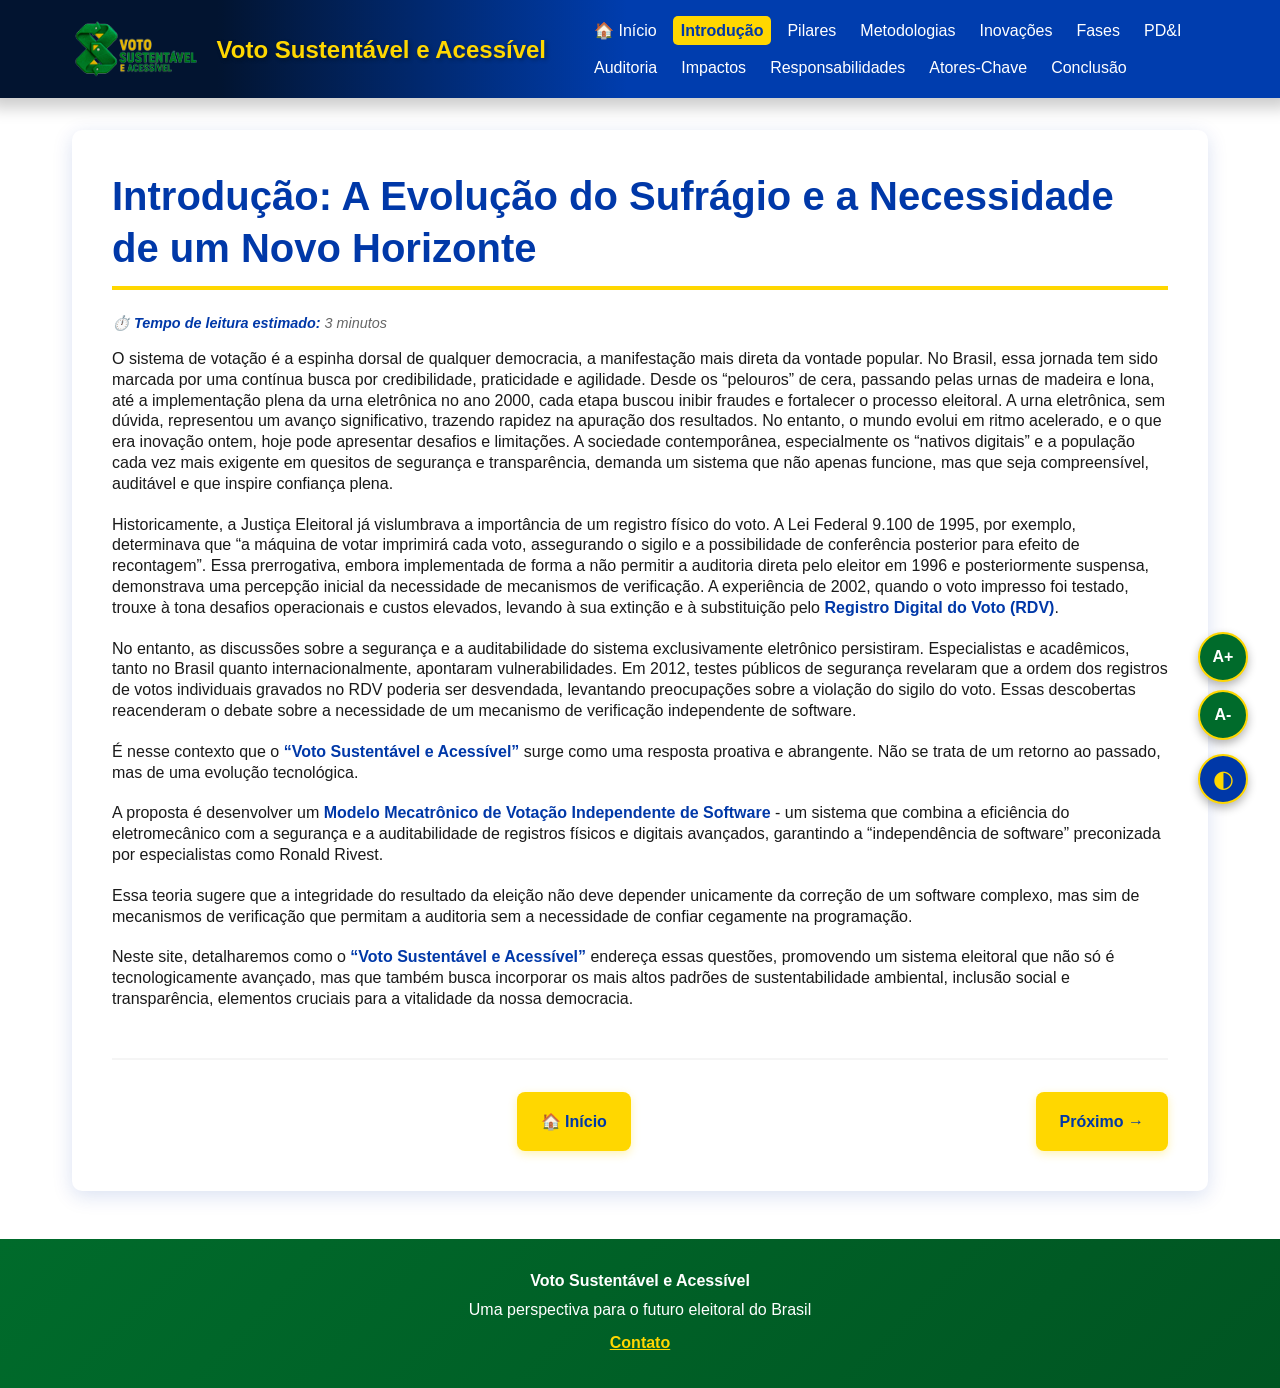
<file: cap1.html>
<!DOCTYPE html>
<html lang="pt-BR">
<head>
    <meta charset="utf-8" />
    <meta content="text/html; charset=utf-8" http-equiv="Content-Type" />
    <meta http-equiv="X-UA-Compatible" content="ie=edge,chrome=1" />
    <meta content="no-cache, no-store, must-revalidate" http-equiv="Cache-Control" />
    <meta content="no-cache" http-equiv="Pragma" />
    <meta content="0" http-equiv="Expires" />
    <meta content="always" name="referrer" />
    <meta name="viewport" content="width=device-width, initial-scale=1.0">
    <meta name="description" content="Introdução: A Evolução do Sufrágio e a Necessidade de um Novo Horizonte - Programa Voto Sustentável e Acessível">
    <meta name="keywords" content="voto sustentável, acessibilidade, eleições, sustentabilidade, democracia">
    <meta name="author" content="Programa Voto Sustentável e Acessível">
    <link href="/assets/css/styles.css" rel="stylesheet" />
    <title>Introdução: A Evolução do Sufrágio e a Necessidade de um Novo Horizonte - Voto Sustentável e Acessível</title>
    <script async src="https://cse.google.com/cse.js?cx=9220533801715431d"></script>
</head>
<body>
    <a href="#main-content" class="skip-link">Pular para o conteúdo principal</a>

    <header role="banner">
        <div class="header-container">
            <div class="logo">
                <img src="/assets/img/logomarca150x70.png" alt="Logo do programa Voto Sustentável e Acessível com símbolo verde em formato de laço representando sustentabilidade">
                <span class="logo-text">Voto Sustentável e Acessível</span>
            </div>
            <button class="menu-toggle" aria-expanded="false" aria-controls="navigation">
                ☰ Menu
            </button>
            <nav id="navigation" aria-label="Navegação principal">
                <ul class="nav-links">
                    <li><a href="index2.html">🏠 Início</a></li>
                    <li><a href="cap1.html" class="active" aria-current="page">Introdução</a></li>
                    <li><a href="cap2.html">Pilares</a></li>
                    <li><a href="cap3.html">Metodologias</a></li>
                    <li><a href="cap4.html">Inovações</a></li>
                    <li><a href="cap5.html">Fases</a></li>
                    <li><a href="cap6.html">PD&amp;I</a></li>
                    <li><a href="cap7.html">Auditoria</a></li>
                    <li><a href="cap8.html">Impactos</a></li>
                    <li><a href="cap9.html">Responsabilidades</a></li>
                    <li><a href="cap10.html">Atores-Chave</a></li>
                    <li><a href="cap11.html">Conclusão</a></li>
                </ul>
            </nav>
        </div>
    </header>

    <main id="main-content" role="main" tabindex="-1">
        <div class="container">
            <article>
                <h1>Introdução: A Evolução do Sufrágio e a Necessidade de um Novo Horizonte</h1>
                <p>O sistema de votação é a espinha dorsal de qualquer democracia, a manifestação mais direta da vontade popular. No Brasil, essa jornada tem sido marcada por uma contínua busca por credibilidade, praticidade e agilidade. Desde os “pelouros” de cera, passando pelas urnas de madeira e lona, até a implementação plena da urna eletrônica no ano 2000, cada etapa buscou inibir fraudes e fortalecer o processo eleitoral. A urna eletrônica, sem dúvida, representou um avanço significativo, trazendo rapidez na apuração dos resultados. No entanto, o mundo evolui em ritmo acelerado, e o que era inovação ontem, hoje pode apresentar desafios e limitações. A sociedade contemporânea, especialmente os “nativos digitais” e a população cada vez mais exigente em quesitos de segurança e transparência, demanda um sistema que não apenas funcione, mas que seja compreensível, auditável e que inspire confiança plena.</p>
                <p>Historicamente, a Justiça Eleitoral já vislumbrava a importância de um registro físico do voto. A Lei Federal 9.100 de 1995, por exemplo, determinava que “a máquina de votar imprimirá cada voto, assegurando o sigilo e a possibilidade de conferência posterior para efeito de recontagem”. Essa prerrogativa, embora implementada de forma a não permitir a auditoria direta pelo eleitor em 1996 e posteriormente suspensa, demonstrava uma percepção inicial da necessidade de mecanismos de verificação. A experiência de 2002, quando o voto impresso foi testado, trouxe à tona desafios operacionais e custos elevados, levando à sua extinção e à substituição pelo <strong>Registro Digital do Voto (RDV)</strong>.</p>
                <p>No entanto, as discussões sobre a segurança e a auditabilidade do sistema exclusivamente eletrônico persistiram. Especialistas e acadêmicos, tanto no Brasil quanto internacionalmente, apontaram vulnerabilidades. Em 2012, testes públicos de segurança revelaram que a ordem dos registros de votos individuais gravados no RDV poderia ser desvendada, levantando preocupações sobre a violação do sigilo do voto. Essas descobertas reacenderam o debate sobre a necessidade de um mecanismo de verificação independente de software.</p>
                <p>É nesse contexto que o <strong>“Voto Sustentável e Acessível”</strong> surge como uma resposta proativa e abrangente. Não se trata de um retorno ao passado, mas de uma evolução tecnológica.</p>
                <p>A proposta é desenvolver um <strong>Modelo Mecatrônico de Votação Independente de Software</strong> - um sistema que combina a eficiência do eletromecânico com a segurança e a auditabilidade de registros físicos e digitais avançados, garantindo a “independência de software” preconizada por especialistas como Ronald Rivest.</p>
                <p>Essa teoria sugere que a integridade do resultado da eleição não deve depender unicamente da correção de um software complexo, mas sim de mecanismos de verificação que permitam a auditoria sem a necessidade de confiar cegamente na programação.</p>
                <p>Neste site, detalharemos como o <strong>“Voto Sustentável e Acessível”</strong> endereça essas questões, promovendo um sistema eleitoral que não só é tecnologicamente avançado, mas que também busca incorporar os mais altos padrões de sustentabilidade ambiental, inclusão social e transparência, elementos cruciais para a vitalidade da nossa democracia.</p>

            </article>

            <div class="page-navigation">
                <span></span>
                <a href="index2.html" aria-label="Voltar à página inicial">🏠 Início</a>
                <a href="cap2.html" aria-label="Próximo capítulo">Próximo →</a>
            </div>

        </div>
    </main>

    <footer role="contentinfo">
        <p><strong>Voto Sustentável e Acessível</strong></p>
        <p>Uma perspectiva para o futuro eleitoral do Brasil</p>
        <a href="mailto:rnadaf@tre-mt.jus.br">Contato</a>
    </footer>
    <!-- Google tag (gtag.js) -->
    <script async src="https://www.googletagmanager.com/gtag/js?id=G-00SEBS2K2P"></script>
    <script>
        window.dataLayer = window.dataLayer || [];
        function gtag() { dataLayer.push(arguments); }
        gtag('js', new Date());

        gtag('config', 'G-00SEBS2K2P');
    </script>
    <script src="/assets/js/script.js"></script>
    <script src="/assets/libs/jquery/jquery-3.7.1.min.js"></script>
</body>
</html>
</file>
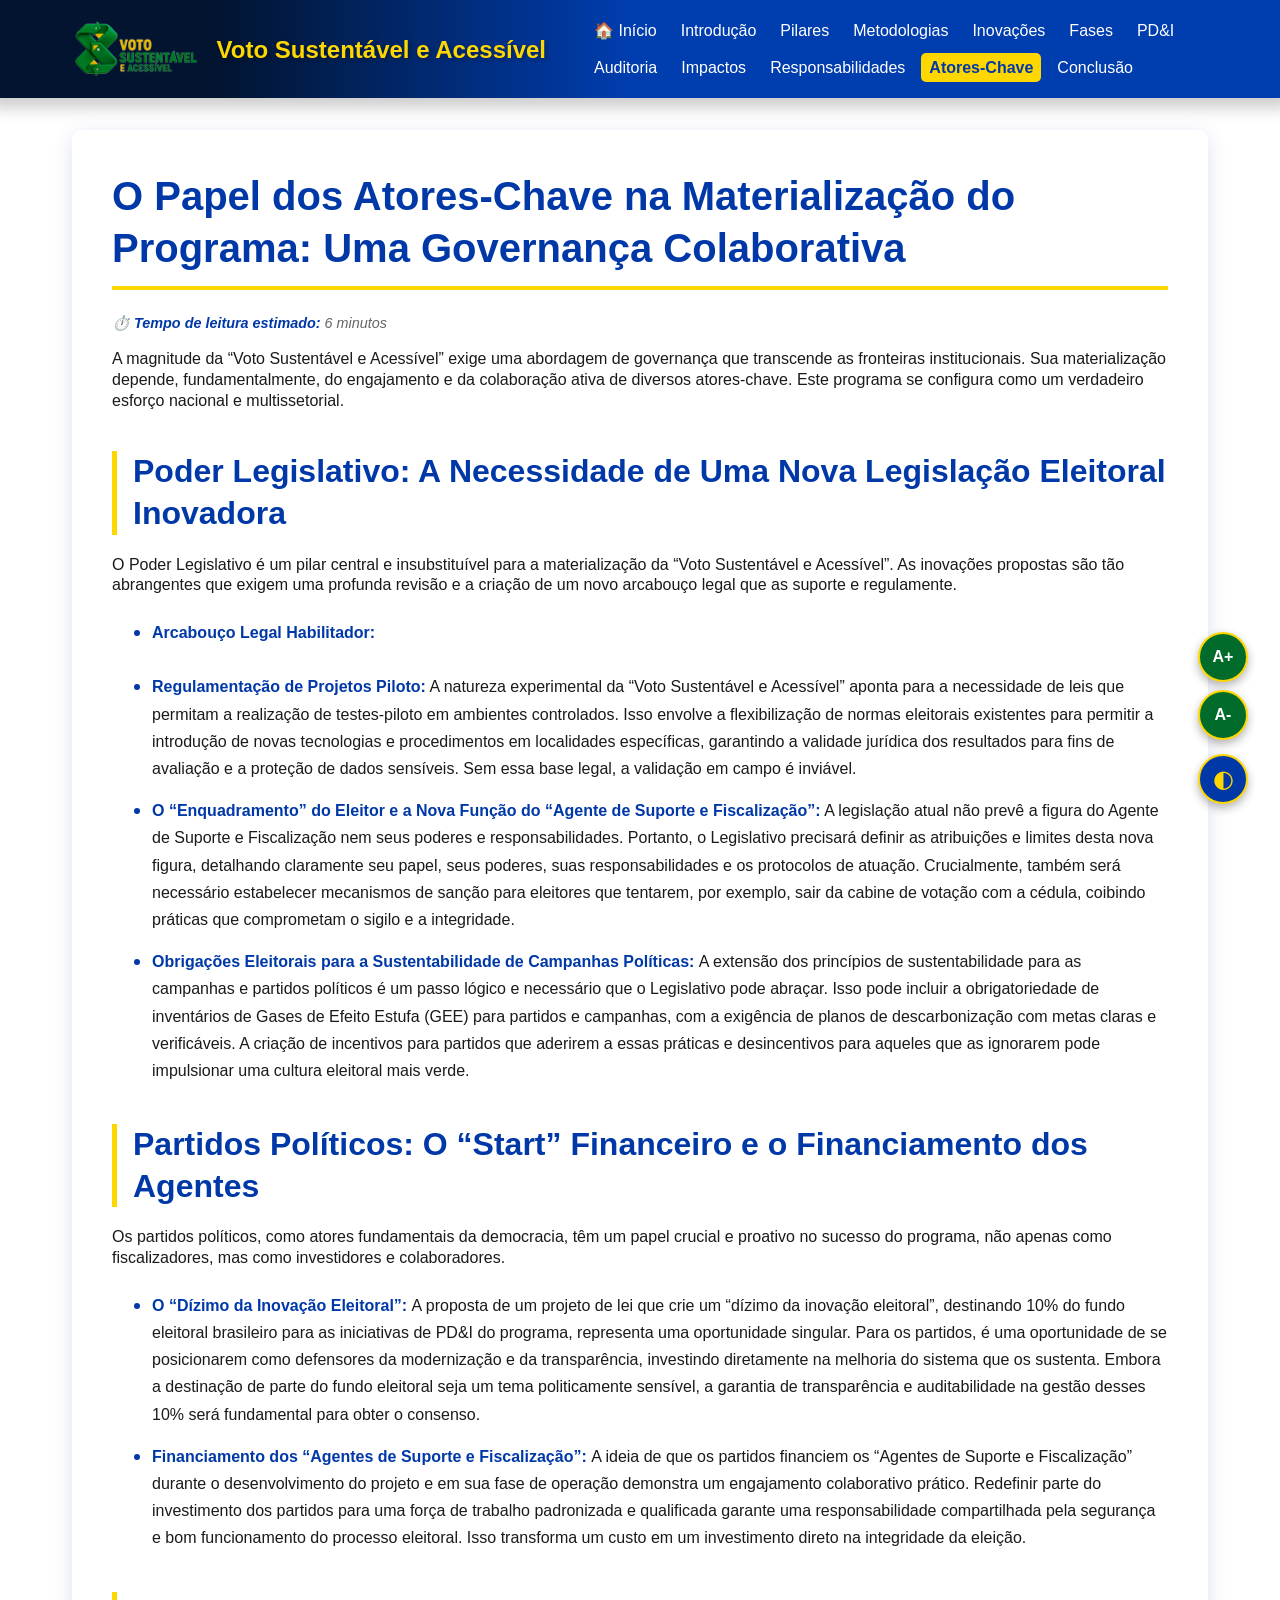
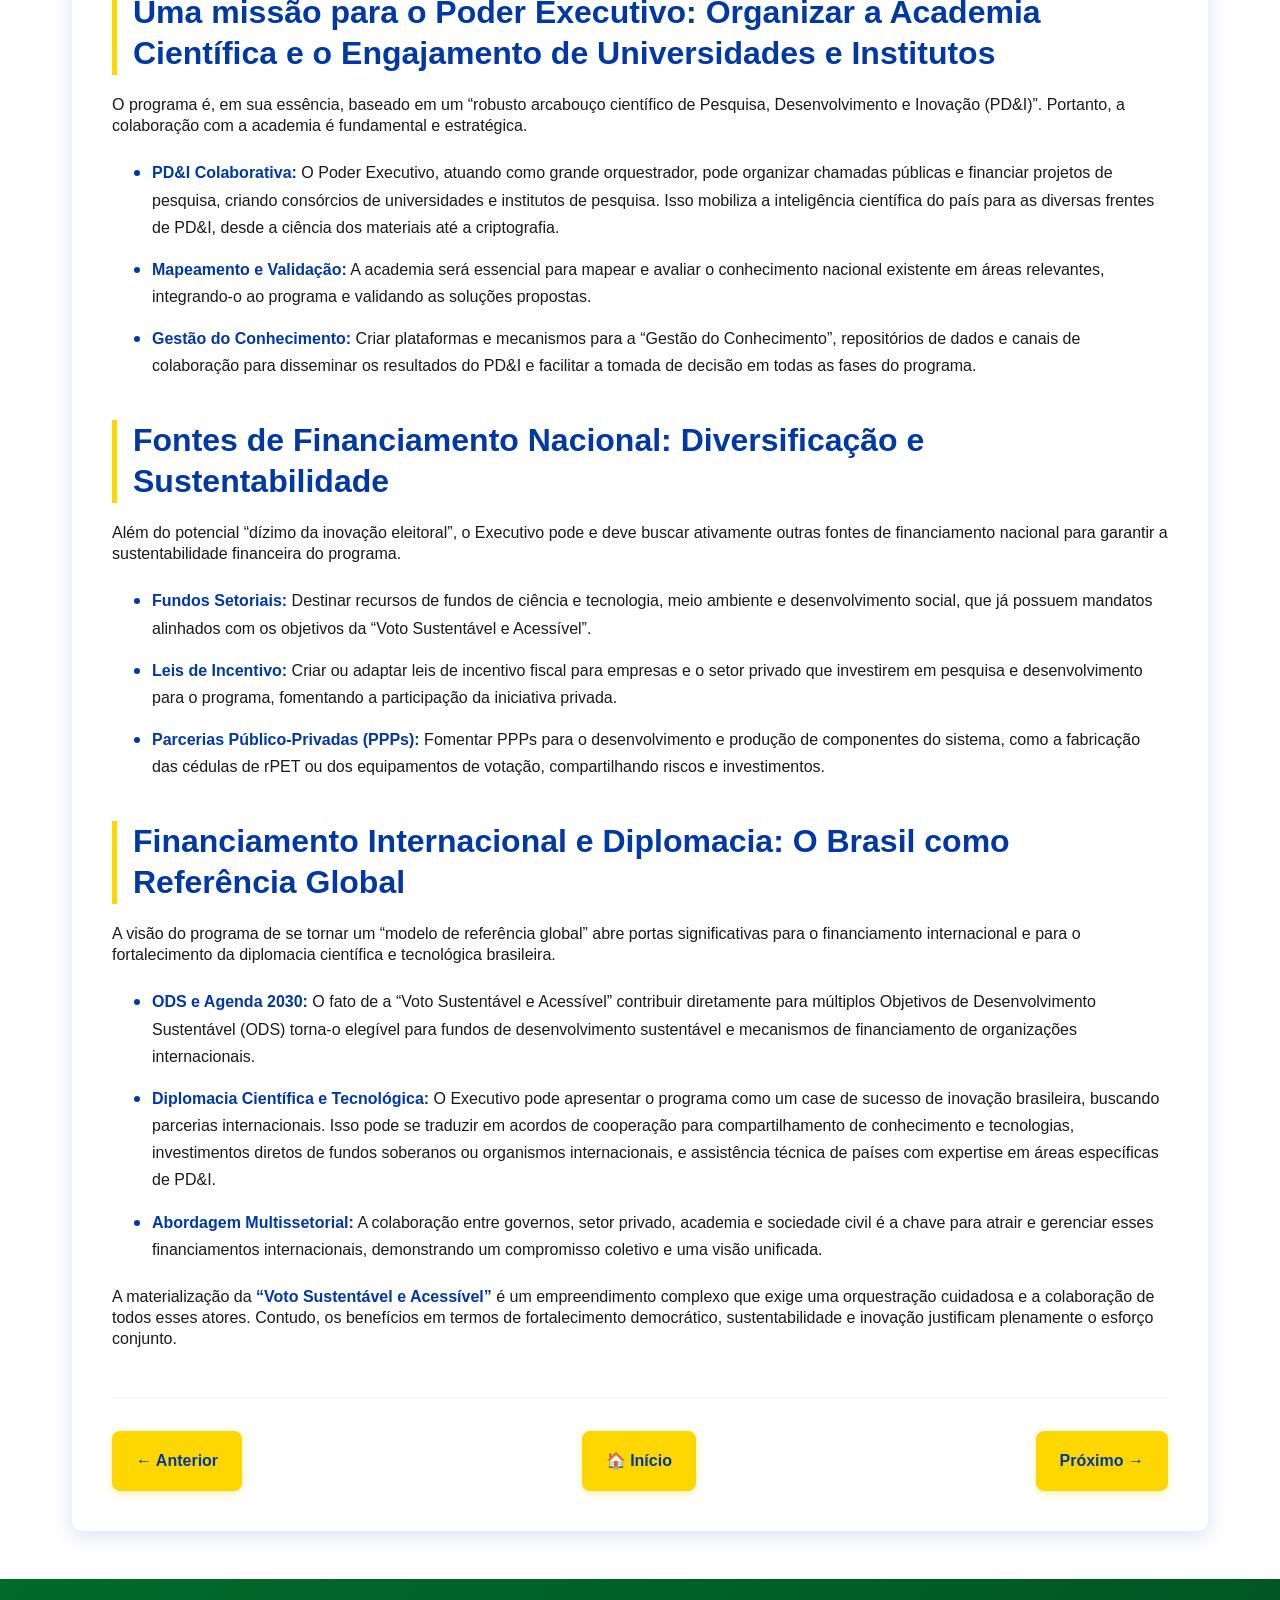
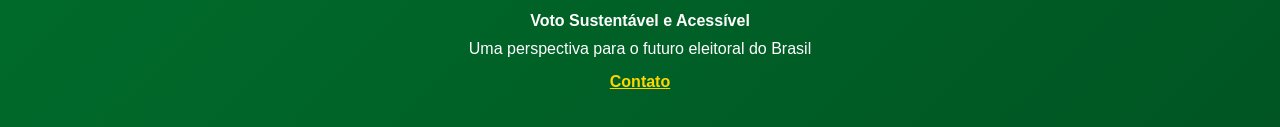
<file: cap10.html>
<!DOCTYPE html>
<html lang="pt-BR">
<head>
    <meta charset="utf-8" />
    <meta content="text/html; charset=utf-8" http-equiv="Content-Type" />
    <meta http-equiv="X-UA-Compatible" content="ie=edge,chrome=1" />
    <meta content="no-cache, no-store, must-revalidate" http-equiv="Cache-Control" />
    <meta content="no-cache" http-equiv="Pragma" />
    <meta content="0" http-equiv="Expires" />
    <meta content="always" name="referrer" />
    <meta name="viewport" content="width=device-width, initial-scale=1.0">
    <meta name="description" content="O Papel dos Atores-Chave na Materialização do Programa: Uma Governança Colaborativa - Programa Voto Sustentável e Acessível">
    <meta name="keywords" content="voto sustentável, acessibilidade, eleições, sustentabilidade, democracia">
    <meta name="author" content="Programa Voto Sustentável e Acessível">
    <link href="/assets/css/styles.css" rel="stylesheet" />
    <title>O Papel dos Atores-Chave na Materialização do Programa: Uma Governança Colaborativa - Voto Sustentável e Acessível</title>
    <script async src="https://cse.google.com/cse.js?cx=9220533801715431d"></script>
</head>
<body>
    <a href="#main-content" class="skip-link">Pular para o conteúdo principal</a>

    <header role="banner">
        <div class="header-container">
            <div class="logo">
                <img src="/assets/img/logomarca150x70.png" alt="Logo do programa Voto Sustentável e Acessível com símbolo verde em formato de laço representando sustentabilidade">
                <span class="logo-text">Voto Sustentável e Acessível</span>
            </div>
            <button class="menu-toggle" aria-expanded="false" aria-controls="navigation">
                ☰ Menu
            </button>
            <nav id="navigation" aria-label="Navegação principal">
                <ul class="nav-links">
                    <li><a href="index2.html">🏠 Início</a></li>
                    <li><a href="cap1.html">Introdução</a></li>
                    <li><a href="cap2.html">Pilares</a></li>
                    <li><a href="cap3.html">Metodologias</a></li>
                    <li><a href="cap4.html">Inovações</a></li>
                    <li><a href="cap5.html">Fases</a></li>
                    <li><a href="cap6.html">PD&amp;I</a></li>
                    <li><a href="cap7.html">Auditoria</a></li>
                    <li><a href="cap8.html">Impactos</a></li>
                    <li><a href="cap9.html">Responsabilidades</a></li>
                    <li><a href="cap10.html" class="active" aria-current="page">Atores-Chave</a></li>
                    <li><a href="cap11.html">Conclusão</a></li>
                </ul>
            </nav>
        </div>
    </header>

    <main id="main-content" role="main" tabindex="-1">
        <div class="container">
            <article>
                <h1>O Papel dos Atores-Chave na Materialização do Programa: Uma Governança Colaborativa</h1>
                <p>A magnitude da “Voto Sustentável e Acessível” exige uma abordagem de governança que transcende as fronteiras institucionais. Sua materialização depende, fundamentalmente, do engajamento e da colaboração ativa de diversos atores-chave. Este programa se configura como um verdadeiro esforço nacional e multissetorial.</p>
                <h2>Poder Legislativo: A Necessidade de Uma Nova Legislação Eleitoral Inovadora</h2>
                <p>O Poder Legislativo é um pilar central e insubstituível para a materialização da “Voto Sustentável e Acessível”. As inovações propostas são tão abrangentes que exigem uma profunda revisão e a criação de um novo arcabouço legal que as suporte e regulamente.</p>
                <ul>
                    <li><strong>Arcabouço Legal Habilitador:</strong></li>
                </ul>
                <ul>
                    <li><strong>Regulamentação de Projetos Piloto:</strong> A natureza experimental da “Voto Sustentável e Acessível” aponta para a necessidade de leis que permitam a realização de testes-piloto em ambientes controlados. Isso envolve a flexibilização de normas eleitorais existentes para permitir a introdução de novas tecnologias e procedimentos em localidades específicas, garantindo a validade jurídica dos resultados para fins de avaliação e a proteção de dados sensíveis. Sem essa base legal, a validação em campo é inviável.</li>
                    <li><strong>O “Enquadramento” do Eleitor e a Nova Função do “Agente de Suporte e Fiscalização”:</strong> A legislação atual não prevê a figura do Agente de Suporte e Fiscalização nem seus poderes e responsabilidades. Portanto, o Legislativo precisará definir as atribuições e limites desta nova figura, detalhando claramente seu papel, seus poderes, suas responsabilidades e os protocolos de atuação. Crucialmente, também será necessário estabelecer mecanismos de sanção para eleitores que tentarem, por exemplo, sair da cabine de votação com a cédula, coibindo práticas que comprometam o sigilo e a integridade.</li>
                    <li><strong>Obrigações Eleitorais para a Sustentabilidade de Campanhas Políticas: </strong>A extensão dos princípios de sustentabilidade para as campanhas e partidos políticos é um passo lógico e necessário que o Legislativo pode abraçar. Isso pode incluir a obrigatoriedade de inventários de Gases de Efeito Estufa (GEE) para partidos e campanhas, com a exigência de planos de descarbonização com metas claras e verificáveis. A criação de incentivos para partidos que aderirem a essas práticas e desincentivos para aqueles que as ignorarem pode impulsionar uma cultura eleitoral mais verde.</li>
                </ul>
                <h2>Partidos Políticos: O “Start” Financeiro e o Financiamento dos Agentes</h2>
                <p>Os partidos políticos, como atores fundamentais da democracia, têm um papel crucial e proativo no sucesso do programa, não apenas como fiscalizadores, mas como investidores e colaboradores.</p>
                <ul>
                    <li><strong>O “Dízimo da Inovação Eleitoral”: </strong>A proposta de um projeto de lei que crie um “dízimo da inovação eleitoral”, destinando 10% do fundo eleitoral brasileiro para as iniciativas de PD&amp;I do programa, representa uma oportunidade singular. Para os partidos, é uma oportunidade de se posicionarem como defensores da modernização e da transparência, investindo diretamente na melhoria do sistema que os sustenta. Embora a destinação de parte do fundo eleitoral seja um tema politicamente sensível, a garantia de transparência e auditabilidade na gestão desses 10% será fundamental para obter o consenso.</li>
                    <li><strong>Financiamento dos “Agentes de Suporte e Fiscalização”: </strong>A ideia de que os partidos financiem os “Agentes de Suporte e Fiscalização” durante o desenvolvimento do projeto e em sua fase de operação demonstra um engajamento colaborativo prático. Redefinir parte do investimento dos partidos para uma força de trabalho padronizada e qualificada garante uma responsabilidade compartilhada pela segurança e bom funcionamento do processo eleitoral. Isso transforma um custo em um investimento direto na integridade da eleição.</li>
                </ul>
                <h2>Uma missão para o Poder Executivo: Organizar a Academia Científica e o Engajamento de Universidades e Institutos</h2>
                <p>O programa é, em sua essência, baseado em um “robusto arcabouço científico de Pesquisa, Desenvolvimento e Inovação (PD&amp;I)”. Portanto, a colaboração com a academia é fundamental e estratégica.</p>
                <ul>
                    <li><strong>PD&amp;I Colaborativa:</strong> O Poder Executivo, atuando como grande orquestrador, pode organizar chamadas públicas e financiar projetos de pesquisa, criando consórcios de universidades e institutos de pesquisa. Isso mobiliza a inteligência científica do país para as diversas frentes de PD&amp;I, desde a ciência dos materiais até a criptografia.</li>
                    <li><strong>Mapeamento e Validação:</strong> A academia será essencial para mapear e avaliar o conhecimento nacional existente em áreas relevantes, integrando-o ao programa e validando as soluções propostas.</li>
                    <li><strong>Gestão do Conhecimento: </strong>Criar plataformas e mecanismos para a “Gestão do Conhecimento”, repositórios de dados e canais de colaboração para disseminar os resultados do PD&amp;I e facilitar a tomada de decisão em todas as fases do programa.</li>
                </ul>
                <h2>Fontes de Financiamento Nacional: Diversificação e Sustentabilidade</h2>
                <p>Além do potencial “dízimo da inovação eleitoral”, o Executivo pode e deve buscar ativamente outras fontes de financiamento nacional para garantir a sustentabilidade financeira do programa.</p>
                <ul>
                    <li><strong>Fundos Setoriais:</strong> Destinar recursos de fundos de ciência e tecnologia, meio ambiente e desenvolvimento social, que já possuem mandatos alinhados com os objetivos da “Voto Sustentável e Acessível”.</li>
                    <li><strong>Leis de Incentivo:</strong> Criar ou adaptar leis de incentivo fiscal para empresas e o setor privado que investirem em pesquisa e desenvolvimento para o programa, fomentando a participação da iniciativa privada.</li>
                    <li><strong>Parcerias Público-Privadas (PPPs):</strong> Fomentar PPPs para o desenvolvimento e produção de componentes do sistema, como a fabricação das cédulas de rPET ou dos equipamentos de votação, compartilhando riscos e investimentos.</li>
                </ul>
                <h2>Financiamento Internacional e Diplomacia: O Brasil como Referência Global</h2>
                <p>A visão do programa de se tornar um “modelo de referência global” abre portas significativas para o financiamento internacional e para o fortalecimento da diplomacia científica e tecnológica brasileira.</p>
                <ul>
                    <li><strong>ODS e Agenda 2030:</strong> O fato de a “Voto Sustentável e Acessível” contribuir diretamente para múltiplos Objetivos de Desenvolvimento Sustentável (ODS) torna-o elegível para fundos de desenvolvimento sustentável e mecanismos de financiamento de organizações internacionais.</li>
                    <li><strong>Diplomacia Científica e Tecnológica:</strong> O Executivo pode apresentar o programa como um case de sucesso de inovação brasileira, buscando parcerias internacionais. Isso pode se traduzir em acordos de cooperação para compartilhamento de conhecimento e tecnologias, investimentos diretos de fundos soberanos ou organismos internacionais, e assistência técnica de países com expertise em áreas específicas de PD&amp;I.</li>
                    <li><strong>Abordagem Multissetorial:</strong> A colaboração entre governos, setor privado, academia e sociedade civil é a chave para atrair e gerenciar esses financiamentos internacionais, demonstrando um compromisso coletivo e uma visão unificada.</li>
                </ul>
                <p>A materialização da <strong>“Voto Sustentável e Acessível”</strong> é um empreendimento complexo que exige uma orquestração cuidadosa e a colaboração de todos esses atores. Contudo, os benefícios em termos de fortalecimento democrático, sustentabilidade e inovação justificam plenamente o esforço conjunto.</p>

            </article>

            <div class="page-navigation">
                <a href="cap9.html" aria-label="Capítulo anterior">← Anterior</a>
                <a href="index2.html" aria-label="Voltar à página inicial">🏠 Início</a>
                <a href="cap11.html" aria-label="Próximo capítulo">Próximo →</a>
            </div>

        </div>
    </main>

    <footer role="contentinfo">
        <p><strong>Voto Sustentável e Acessível</strong></p>
        <p>Uma perspectiva para o futuro eleitoral do Brasil</p>
        <a href="mailto:rnadaf@tre-mt.jus.br">Contato</a>
    </footer>
    <!-- Google tag (gtag.js) -->
    <script async src="https://www.googletagmanager.com/gtag/js?id=G-00SEBS2K2P"></script>
    <script>
        window.dataLayer = window.dataLayer || [];
        function gtag() { dataLayer.push(arguments); }
        gtag('js', new Date());

        gtag('config', 'G-00SEBS2K2P');
    </script>
    <script src="/assets/js/script.js"></script>
    <script src="/assets/libs/jquery/jquery-3.7.1.min.js"></script>
</body>
</html>
</file>
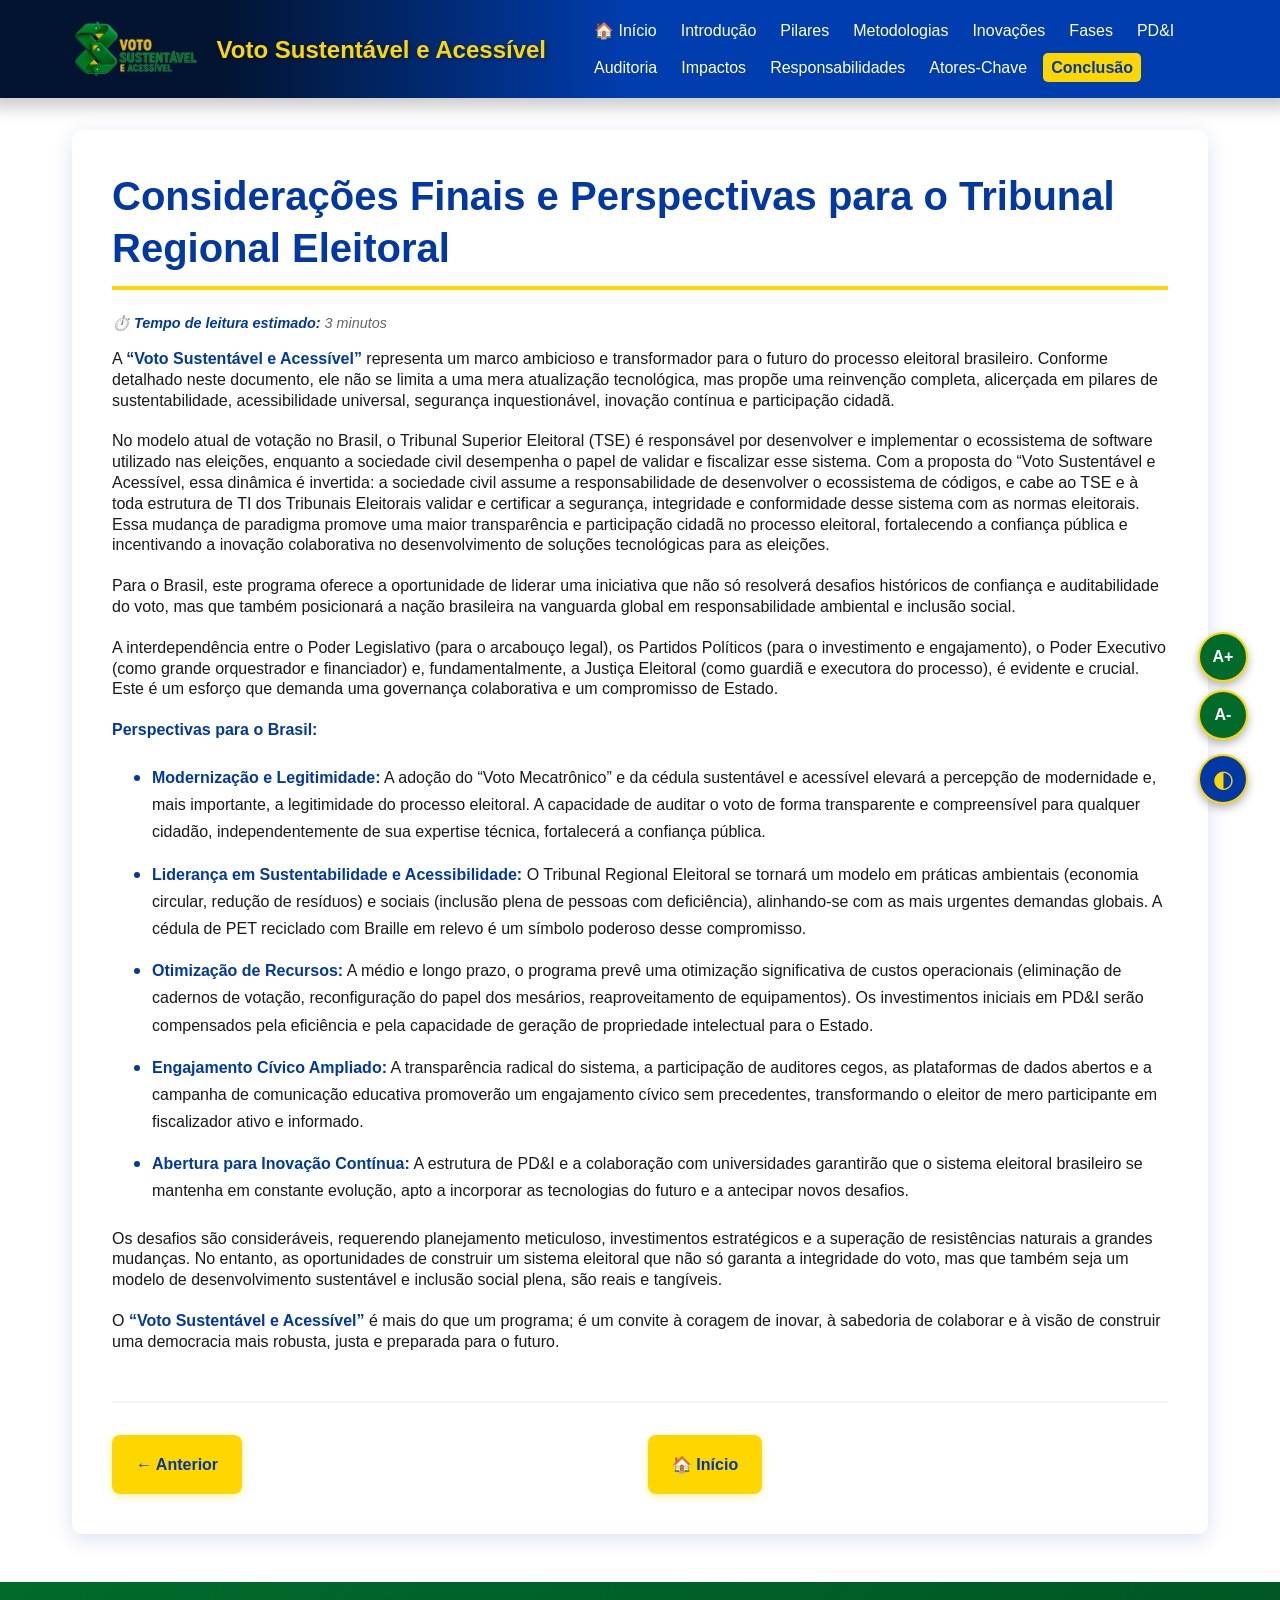
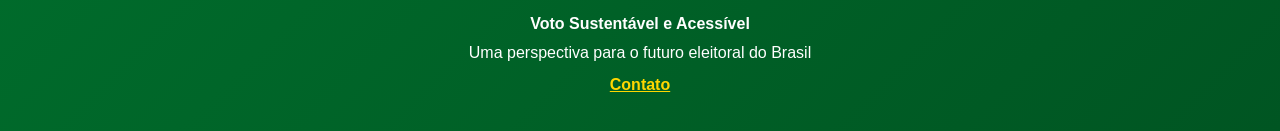
<file: cap11.html>
<!DOCTYPE html>
<html lang="pt-BR">
<head>
    <meta charset="utf-8" />
    <meta content="text/html; charset=utf-8" http-equiv="Content-Type" />
    <meta http-equiv="X-UA-Compatible" content="ie=edge,chrome=1" />
    <meta content="no-cache, no-store, must-revalidate" http-equiv="Cache-Control" />
    <meta content="no-cache" http-equiv="Pragma" />
    <meta content="0" http-equiv="Expires" />
    <meta content="always" name="referrer" />
    <meta name="viewport" content="width=device-width, initial-scale=1.0">
    <meta name="description" content="Considerações Finais e Perspectivas para o Tribunal Regional Eleitoral - Programa Voto Sustentável e Acessível">
    <meta name="keywords" content="voto sustentável, acessibilidade, eleições, sustentabilidade, democracia">
    <meta name="author" content="Programa Voto Sustentável e Acessível">
    <link href="/assets/css/styles.css" rel="stylesheet" />
    <title>Considerações Finais e Perspectivas para o Tribunal Regional Eleitoral - Voto Sustentável e Acessível</title>
    <script async src="https://cse.google.com/cse.js?cx=9220533801715431d"></script>
</head>
<body>
    <a href="#main-content" class="skip-link">Pular para o conteúdo principal</a>

    <header role="banner">
        <div class="header-container">
            <div class="logo">
                <img src="/assets/img/logomarca150x70.png" alt="Logo do programa Voto Sustentável e Acessível com símbolo verde em formato de laço representando sustentabilidade">
                <span class="logo-text">Voto Sustentável e Acessível</span>
            </div>
            <button class="menu-toggle" aria-expanded="false" aria-controls="navigation">
                ☰ Menu
            </button>
            <nav id="navigation" aria-label="Navegação principal">
                <ul class="nav-links">
                    <li><a href="index2.html">🏠 Início</a></li>
                    <li><a href="cap1.html">Introdução</a></li>
                    <li><a href="cap2.html">Pilares</a></li>
                    <li><a href="cap3.html">Metodologias</a></li>
                    <li><a href="cap4.html">Inovações</a></li>
                    <li><a href="cap5.html">Fases</a></li>
                    <li><a href="cap6.html">PD&amp;I</a></li>
                    <li><a href="cap7.html">Auditoria</a></li>
                    <li><a href="cap8.html">Impactos</a></li>
                    <li><a href="cap9.html">Responsabilidades</a></li>
                    <li><a href="cap10.html">Atores-Chave</a></li>
                    <li><a href="cap11.html" class="active" aria-current="page">Conclusão</a></li>
                </ul>
            </nav>
        </div>
    </header>

    <main id="main-content" role="main" tabindex="-1">
        <div class="container">
            <article>
                <h1>Considerações Finais e Perspectivas para o Tribunal Regional Eleitoral</h1>
                <p>A <strong>“Voto Sustentável e Acessível”</strong> representa um marco ambicioso e transformador para o futuro do processo eleitoral brasileiro. Conforme detalhado neste documento, ele não se limita a uma mera atualização tecnológica, mas propõe uma reinvenção completa, alicerçada em pilares de sustentabilidade, acessibilidade universal, segurança inquestionável, inovação contínua e participação cidadã.</p>
                <p>No modelo atual de votação no Brasil, o Tribunal Superior Eleitoral (TSE) é responsável por desenvolver e implementar o ecossistema de software utilizado nas eleições, enquanto a sociedade civil desempenha o papel de validar e fiscalizar esse sistema. Com a proposta do “Voto Sustentável e Acessível, essa dinâmica é invertida: a sociedade civil assume a responsabilidade de desenvolver o ecossistema de códigos, e cabe ao TSE e à toda estrutura de TI dos Tribunais Eleitorais validar e certificar a segurança, integridade e conformidade desse sistema com as normas eleitorais. Essa mudança de paradigma promove uma maior transparência e participação cidadã no processo eleitoral, fortalecendo a confiança pública e incentivando a inovação colaborativa no desenvolvimento de soluções tecnológicas para as eleições.</p>
                <p>Para o Brasil, este programa oferece a oportunidade de liderar uma iniciativa que não só resolverá desafios históricos de confiança e auditabilidade do voto, mas que também posicionará a nação brasileira na vanguarda global em responsabilidade ambiental e inclusão social.</p>
                <p>A interdependência entre o Poder Legislativo (para o arcabouço legal), os Partidos Políticos (para o investimento e engajamento), o Poder Executivo (como grande orquestrador e financiador) e, fundamentalmente, a Justiça Eleitoral (como guardiã e executora do processo), é evidente e crucial. Este é um esforço que demanda uma governança colaborativa e um compromisso de Estado.</p>
                <p><strong>Perspectivas para o Brasil:</strong></p>
                <ul>
                    <li><strong>Modernização e Legitimidade:</strong> A adoção do “Voto Mecatrônico” e da cédula sustentável e acessível elevará a percepção de modernidade e, mais importante, a legitimidade do processo eleitoral. A capacidade de auditar o voto de forma transparente e compreensível para qualquer cidadão, independentemente de sua expertise técnica, fortalecerá a confiança pública.</li>
                    <li><strong>Liderança em Sustentabilidade e Acessibilidade:</strong> O Tribunal Regional Eleitoral se tornará um modelo em práticas ambientais (economia circular, redução de resíduos) e sociais (inclusão plena de pessoas com deficiência), alinhando-se com as mais urgentes demandas globais. A cédula de PET reciclado com Braille em relevo é um símbolo poderoso desse compromisso.</li>
                    <li><strong>Otimização de Recursos:</strong> A médio e longo prazo, o programa prevê uma otimização significativa de custos operacionais (eliminação de cadernos de votação, reconfiguração do papel dos mesários, reaproveitamento de equipamentos). Os investimentos iniciais em PD&amp;I serão compensados pela eficiência e pela capacidade de geração de propriedade intelectual para o Estado.</li>
                    <li><strong>Engajamento Cívico Ampliado:</strong> A transparência radical do sistema, a participação de auditores cegos, as plataformas de dados abertos e a campanha de comunicação educativa promoverão um engajamento cívico sem precedentes, transformando o eleitor de mero participante em fiscalizador ativo e informado.</li>
                    <li><strong>Abertura para Inovação Contínua:</strong> A estrutura de PD&amp;I e a colaboração com universidades garantirão que o sistema eleitoral brasileiro se mantenha em constante evolução, apto a incorporar as tecnologias do futuro e a antecipar novos desafios.</li>
                </ul>
                <p>Os desafios são consideráveis, requerendo planejamento meticuloso, investimentos estratégicos e a superação de resistências naturais a grandes mudanças. No entanto, as oportunidades de construir um sistema eleitoral que não só garanta a integridade do voto, mas que também seja um modelo de desenvolvimento sustentável e inclusão social plena, são reais e tangíveis.</p>
                <p>O <strong>“Voto Sustentável e Acessível”</strong> é mais do que um programa; é um convite à coragem de inovar, à sabedoria de colaborar e à visão de construir uma democracia mais robusta, justa e preparada para o futuro.</p>

            </article>

            <div class="page-navigation">
                <a href="cap10.html" aria-label="Capítulo anterior">← Anterior</a>
                <a href="index2.html" aria-label="Voltar à página inicial">🏠 Início</a>
                <span></span>
            </div>

        </div>
    </main>

    <footer role="contentinfo">
        <p><strong>Voto Sustentável e Acessível</strong></p>
        <p>Uma perspectiva para o futuro eleitoral do Brasil</p>
        <a href="mailto:rnadaf@tre-mt.jus.br">Contato</a>
    </footer>
    <!-- Google tag (gtag.js) -->
    <script async src="https://www.googletagmanager.com/gtag/js?id=G-00SEBS2K2P"></script>
    <script>
        window.dataLayer = window.dataLayer || [];
        function gtag() { dataLayer.push(arguments); }
        gtag('js', new Date());

        gtag('config', 'G-00SEBS2K2P');
    </script>
    <script src="/assets/js/script.js"></script>
    <script src="/assets/libs/jquery/jquery-3.7.1.min.js"></script>
</body>
</html>
</file>
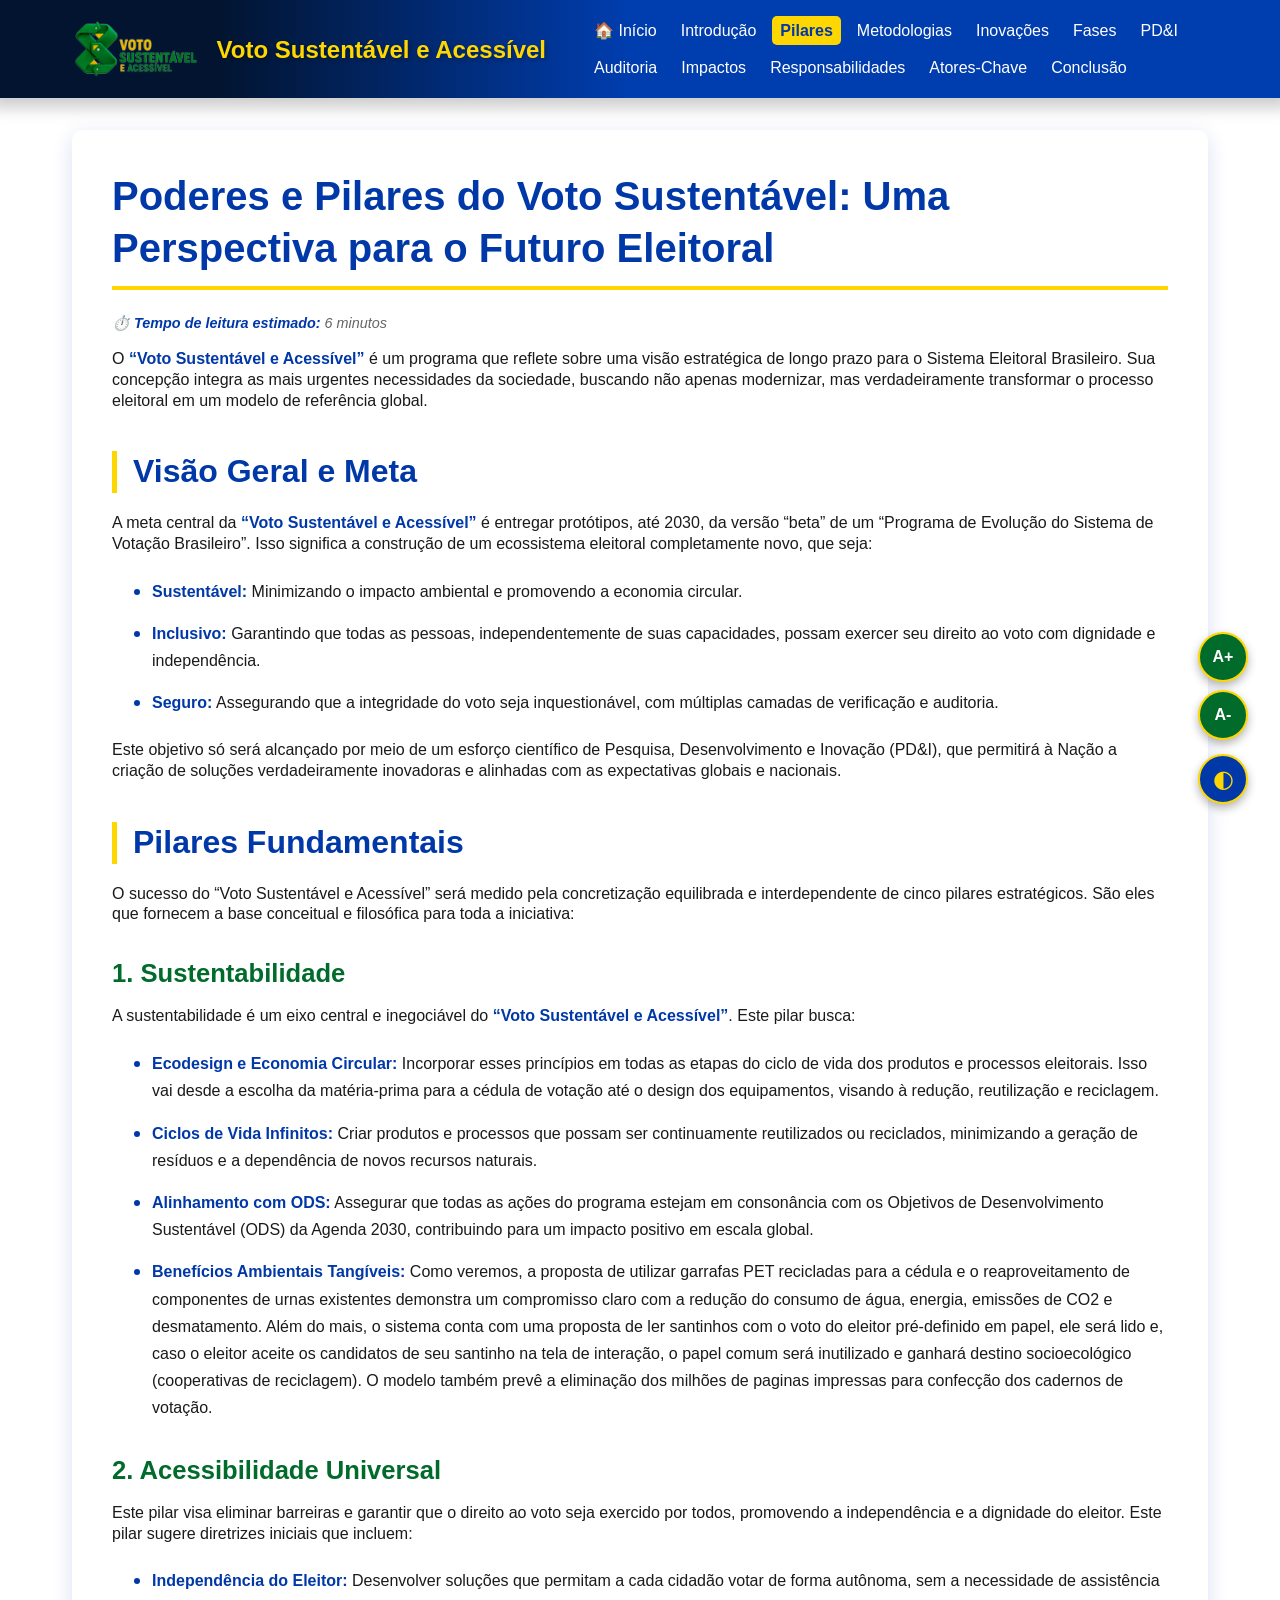
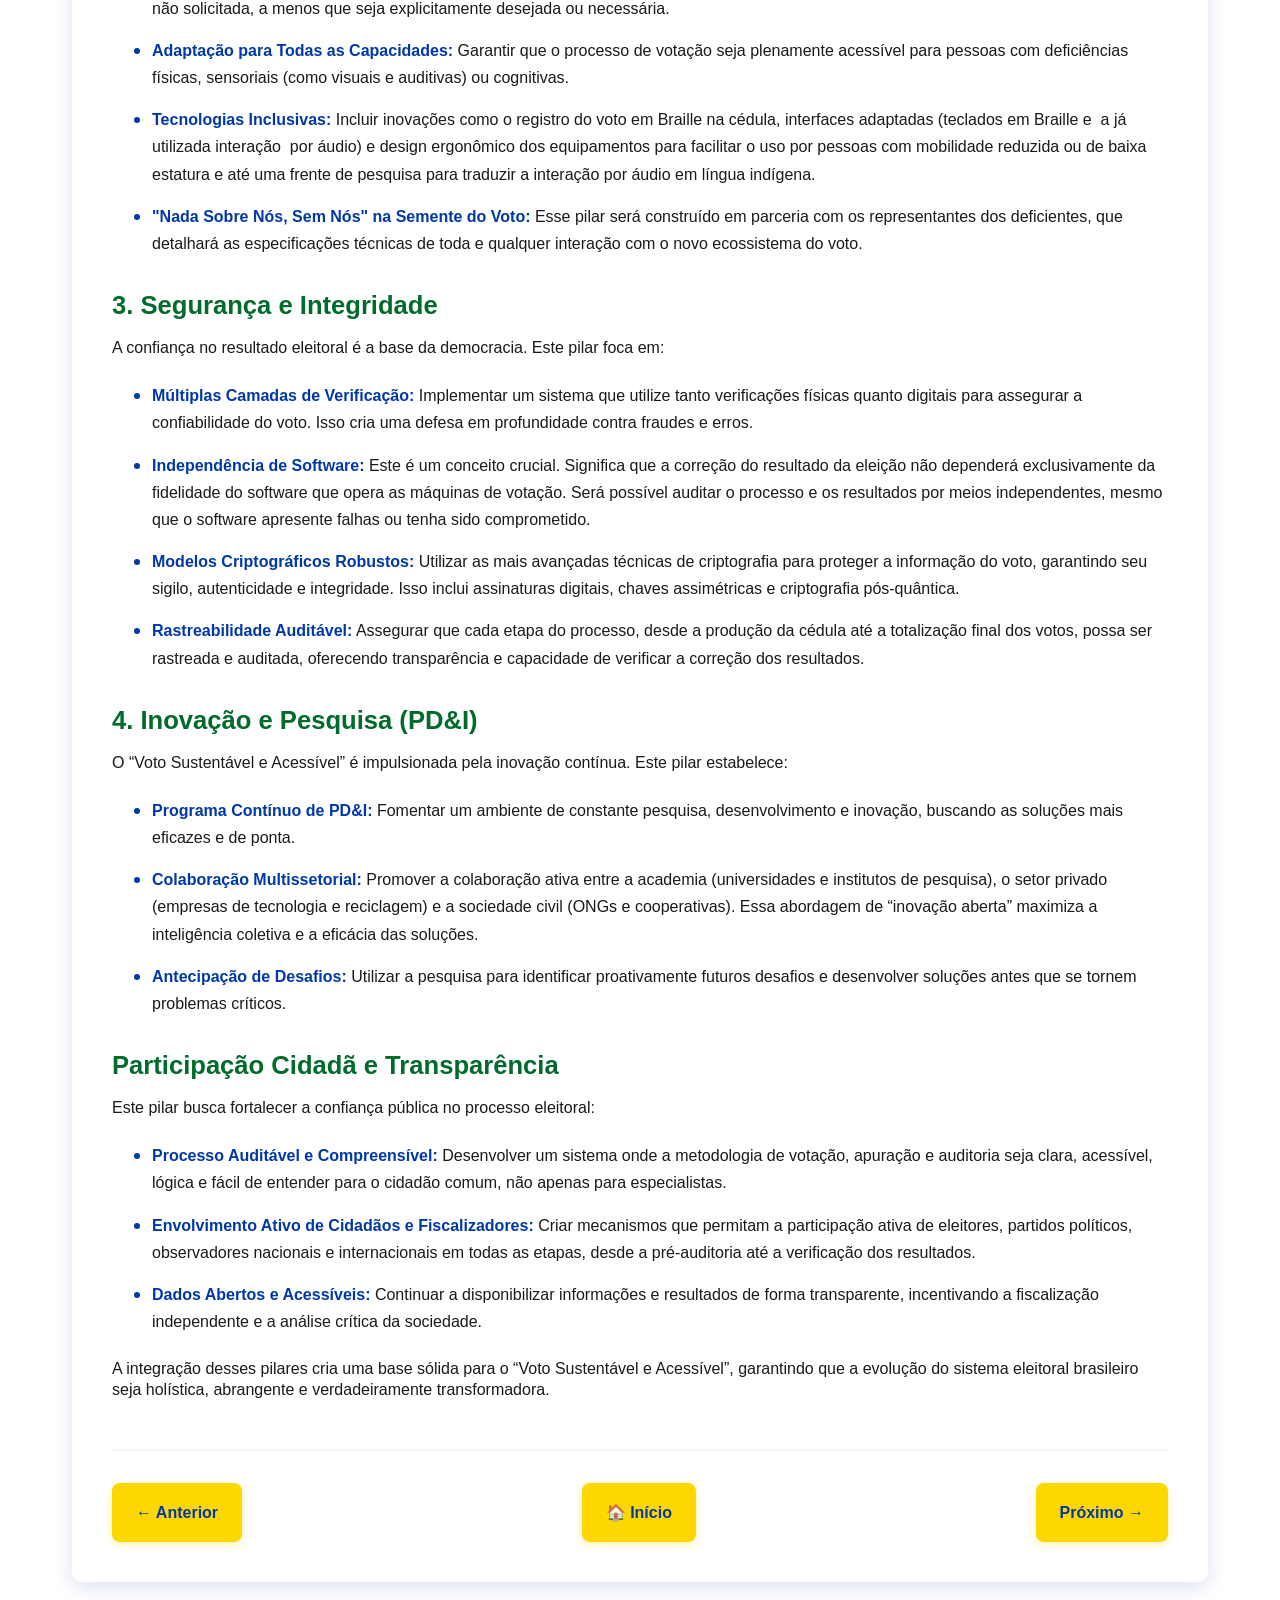
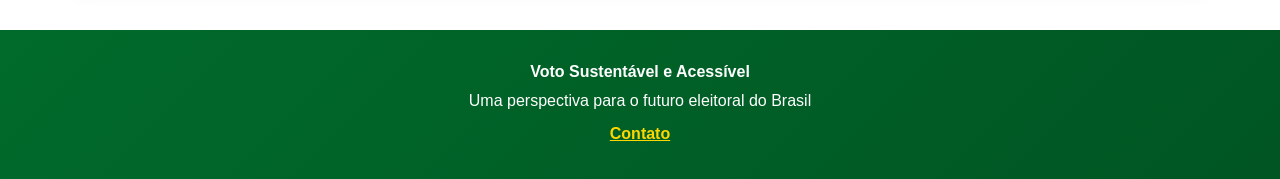
<file: cap2.html>
<!DOCTYPE html>
<html lang="pt-BR">
<head>
    <meta charset="utf-8" />
    <meta content="text/html; charset=utf-8" http-equiv="Content-Type" />
    <meta http-equiv="X-UA-Compatible" content="ie=edge,chrome=1" />
    <meta content="no-cache, no-store, must-revalidate" http-equiv="Cache-Control" />
    <meta content="no-cache" http-equiv="Pragma" />
    <meta content="0" http-equiv="Expires" />
    <meta content="always" name="referrer" />
    <meta name="viewport" content="width=device-width, initial-scale=1.0">
    <meta name="description" content="Poderes e Pilares do Voto Sustentável: Uma Perspectiva para o Futuro Eleitoral - Programa Voto Sustentável e Acessível">
    <meta name="keywords" content="voto sustentável, acessibilidade, eleições, sustentabilidade, democracia">
    <meta name="author" content="Programa Voto Sustentável e Acessível">
    <link href="/assets/css/styles.css" rel="stylesheet" />
    <title>Poderes e Pilares do Voto Sustentável: Uma Perspectiva para o Futuro Eleitoral - Voto Sustentável e Acessível</title>
    <script async src="https://cse.google.com/cse.js?cx=9220533801715431d"></script>
</head>
<body>
    <a href="#main-content" class="skip-link">Pular para o conteúdo principal</a>

    <header role="banner">
        <div class="header-container">
            <div class="logo">
                <img src="/assets/img/logomarca150x70.png" alt="Logo do programa Voto Sustentável e Acessível com símbolo verde em formato de laço representando sustentabilidade">
                <span class="logo-text">Voto Sustentável e Acessível</span>
            </div>
            <button class="menu-toggle" aria-expanded="false" aria-controls="navigation">
                ☰ Menu
            </button>
            <nav id="navigation" aria-label="Navegação principal">
                <ul class="nav-links">
                    <li><a href="index2.html">🏠 Início</a></li>
                    <li><a href="cap1.html">Introdução</a></li>
                    <li><a href="cap2.html" class="active" aria-current="page">Pilares</a></li>
                    <li><a href="cap3.html">Metodologias</a></li>
                    <li><a href="cap4.html">Inovações</a></li>
                    <li><a href="cap5.html">Fases</a></li>
                    <li><a href="cap6.html">PD&amp;I</a></li>
                    <li><a href="cap7.html">Auditoria</a></li>
                    <li><a href="cap8.html">Impactos</a></li>
                    <li><a href="cap9.html">Responsabilidades</a></li>
                    <li><a href="cap10.html">Atores-Chave</a></li>
                    <li><a href="cap11.html">Conclusão</a></li>
                </ul>
            </nav>
        </div>
    </header>

    <main id="main-content" role="main" tabindex="-1">
        <div class="container">
            <article>
                <h1>Poderes e Pilares do Voto Sustentável: Uma Perspectiva para o Futuro Eleitoral</h1>
                <p>O <strong>“Voto Sustentável e Acessível”</strong> é um programa que reflete sobre uma visão estratégica de longo prazo para o Sistema Eleitoral Brasileiro. Sua concepção integra as mais urgentes necessidades da sociedade, buscando não apenas modernizar, mas verdadeiramente transformar o processo eleitoral em um modelo de referência global.</p>
                <h2>Visão Geral e Meta</h2>
                <p>A meta central da <strong>“Voto Sustentável e Acessível” </strong>é entregar protótipos, até 2030, da versão “beta” de um “Programa de Evolução do Sistema de Votação Brasileiro”. Isso significa a construção de um ecossistema eleitoral completamente novo, que seja:</p>
                <ul>
                    <li><strong>Sustentável:</strong> Minimizando o impacto ambiental e promovendo a economia circular.</li>
                    <li><strong>Inclusivo:</strong> Garantindo que todas as pessoas, independentemente de suas capacidades, possam exercer seu direito ao voto com dignidade e independência.</li>
                    <li><strong>Seguro:</strong> Assegurando que a integridade do voto seja inquestionável, com múltiplas camadas de verificação e auditoria.</li>
                </ul>
                <p>Este objetivo só será alcançado por meio de um esforço científico de Pesquisa, Desenvolvimento e Inovação (PD&amp;I), que permitirá à Nação a criação de soluções verdadeiramente inovadoras e alinhadas com as expectativas globais e nacionais.</p>
                <h2>Pilares Fundamentais</h2>
                <p>O sucesso do “Voto Sustentável e Acessível” será medido pela concretização equilibrada e interdependente de cinco pilares estratégicos. São eles que fornecem a base conceitual e filosófica para toda a iniciativa:</p>
                <h3>1. Sustentabilidade</h3>
                <p>A sustentabilidade é um eixo central e inegociável do <strong>“Voto Sustentável e Acessível”</strong>. Este pilar busca:</p>
                <ul>
                    <li><strong>Ecodesign e Economia Circular:</strong> Incorporar esses princípios em todas as etapas do ciclo de vida dos produtos e processos eleitorais. Isso vai desde a escolha da matéria-prima para a cédula de votação até o design dos equipamentos, visando à redução, reutilização e reciclagem.</li>
                    <li><strong>Ciclos de Vida Infinitos:</strong> Criar produtos e processos que possam ser continuamente reutilizados ou reciclados, minimizando a geração de resíduos e a dependência de novos recursos naturais.</li>
                    <li><strong>Alinhamento com ODS:</strong> Assegurar que todas as ações do programa estejam em consonância com os Objetivos de Desenvolvimento Sustentável (ODS) da Agenda 2030, contribuindo para um impacto positivo em escala global.</li>
                    <li><strong>Benefícios Ambientais Tangíveis:</strong> Como veremos, a proposta de utilizar garrafas PET recicladas para a cédula e o reaproveitamento de componentes de urnas existentes demonstra um compromisso claro com a redução do consumo de água, energia, emissões de CO2 e desmatamento. Além do mais, o sistema conta com uma proposta de ler santinhos com o voto do eleitor pré-definido em papel, ele será lido e, caso o eleitor aceite os candidatos de seu santinho na tela de interação, o papel comum será inutilizado e ganhará destino socioecológico (cooperativas de reciclagem). O modelo também prevê a eliminação dos milhões de paginas impressas para confecção dos cadernos de votação.</li>
                </ul>
                <h3>2. Acessibilidade Universal</h3>
                <p>Este pilar visa eliminar barreiras e garantir que o direito ao voto seja exercido por todos, promovendo a independência e a dignidade do eleitor. Este pilar sugere diretrizes iniciais que incluem:</p>
                <ul>
                    <li><strong>Independência do Eleitor:</strong> Desenvolver soluções que permitam a cada cidadão votar de forma autônoma, sem a necessidade de assistência não solicitada, a menos que seja explicitamente desejada ou necessária.</li>
                    <li><strong>Adaptação para Todas as Capacidades:</strong> Garantir que o processo de votação seja plenamente acessível para pessoas com deficiências físicas, sensoriais (como visuais e auditivas) ou cognitivas.</li>
                    <li><strong>Tecnologias Inclusivas:</strong> Incluir inovações como o registro do voto em Braille na cédula, interfaces adaptadas (teclados em Braille e&nbsp; a já utilizada interação&nbsp; por áudio) e design ergonômico dos equipamentos para facilitar o uso por pessoas com mobilidade reduzida ou de baixa estatura e até uma frente de pesquisa para traduzir a interação por áudio em língua indígena.</li>
                    <li><strong>&quot;Nada Sobre Nós, Sem Nós&quot; na Semente do Voto:</strong> Esse pilar será construído em parceria com os representantes dos deficientes, que detalhará as especificações técnicas de toda e qualquer interação com o novo ecossistema do voto.</li>
                </ul>
                <h3>3. Segurança e Integridade</h3>
                <p>A confiança no resultado eleitoral é a base da democracia. Este pilar foca em:</p>
                <ul>
                    <li><strong>Múltiplas Camadas de Verificação:</strong> Implementar um sistema que utilize tanto verificações físicas quanto digitais para assegurar a confiabilidade do voto. Isso cria uma defesa em profundidade contra fraudes e erros.</li>
                    <li><strong>Independência de Software:</strong> Este é um conceito crucial. Significa que a correção do resultado da eleição não dependerá exclusivamente da fidelidade do software que opera as máquinas de votação. Será possível auditar o processo e os resultados por meios independentes, mesmo que o software apresente falhas ou tenha sido comprometido.</li>
                    <li><strong>Modelos Criptográficos Robustos:</strong> Utilizar as mais avançadas técnicas de criptografia para proteger a informação do voto, garantindo seu sigilo, autenticidade e integridade. Isso inclui assinaturas digitais, chaves assimétricas e criptografia pós-quântica.</li>
                    <li><strong>Rastreabilidade Auditável:</strong> Assegurar que cada etapa do processo, desde a produção da cédula até a totalização final dos votos, possa ser rastreada e auditada, oferecendo transparência e capacidade de verificar a correção dos resultados.</li>
                </ul>
                <h3>4. Inovação e Pesquisa (PD&amp;I)</h3>
                <p>O “Voto Sustentável e Acessível” é impulsionada pela inovação contínua. Este pilar estabelece:</p>
                <ul>
                    <li><strong>Programa Contínuo de PD&amp;I:</strong> Fomentar um ambiente de constante pesquisa, desenvolvimento e inovação, buscando as soluções mais eficazes e de ponta.</li>
                    <li><strong>Colaboração Multissetorial:</strong> Promover a colaboração ativa entre a academia (universidades e institutos de pesquisa), o setor privado (empresas de tecnologia e reciclagem) e a sociedade civil (ONGs e cooperativas). Essa abordagem de “inovação aberta” maximiza a inteligência coletiva e a eficácia das soluções.</li>
                    <li><strong>Antecipação de Desafios:</strong> Utilizar a pesquisa para identificar proativamente futuros desafios e desenvolver soluções antes que se tornem problemas críticos.</li>
                </ul>
                <h3>Participação Cidadã e Transparência</h3>
                <p>Este pilar busca fortalecer a confiança pública no processo eleitoral:</p>
                <ul>
                    <li><strong>Processo Auditável e Compreensível:</strong> Desenvolver um sistema onde a metodologia de votação, apuração e auditoria seja clara, acessível, lógica e fácil de entender para o cidadão comum, não apenas para especialistas.</li>
                    <li><strong>Envolvimento Ativo de Cidadãos e Fiscalizadores:</strong> Criar mecanismos que permitam a participação ativa de eleitores, partidos políticos, observadores nacionais e internacionais em todas as etapas, desde a pré-auditoria até a verificação dos resultados.</li>
                    <li><strong>Dados Abertos e Acessíveis:</strong> Continuar a disponibilizar informações e resultados de forma transparente, incentivando a fiscalização independente e a análise crítica da sociedade.</li>
                </ul>
                <p>A integração desses pilares cria uma base sólida para o “Voto Sustentável e Acessível”, garantindo que a evolução do sistema eleitoral brasileiro seja holística, abrangente e verdadeiramente transformadora.</p>

            </article>

            <div class="page-navigation">
                <a href="cap1.html" aria-label="Capítulo anterior">← Anterior</a>
                <a href="index2.html" aria-label="Voltar à página inicial">🏠 Início</a>
                <a href="cap3.html" aria-label="Próximo capítulo">Próximo →</a>
            </div>

        </div>
    </main>


    <footer role="contentinfo">
        <p><strong>Voto Sustentável e Acessível</strong></p>
        <p>Uma perspectiva para o futuro eleitoral do Brasil</p>
        <a href="mailto:rnadaf@tre-mt.jus.br">Contato</a>
    </footer>
    <!-- Google tag (gtag.js) -->
    <script async src="https://www.googletagmanager.com/gtag/js?id=G-00SEBS2K2P"></script>
    <script>
        window.dataLayer = window.dataLayer || [];
        function gtag() { dataLayer.push(arguments); }
        gtag('js', new Date());

        gtag('config', 'G-00SEBS2K2P');
    </script>
    <script src="/assets/js/script.js"></script>
    <script src="/assets/libs/jquery/jquery-3.7.1.min.js"></script>
</body>
</html>
</file>
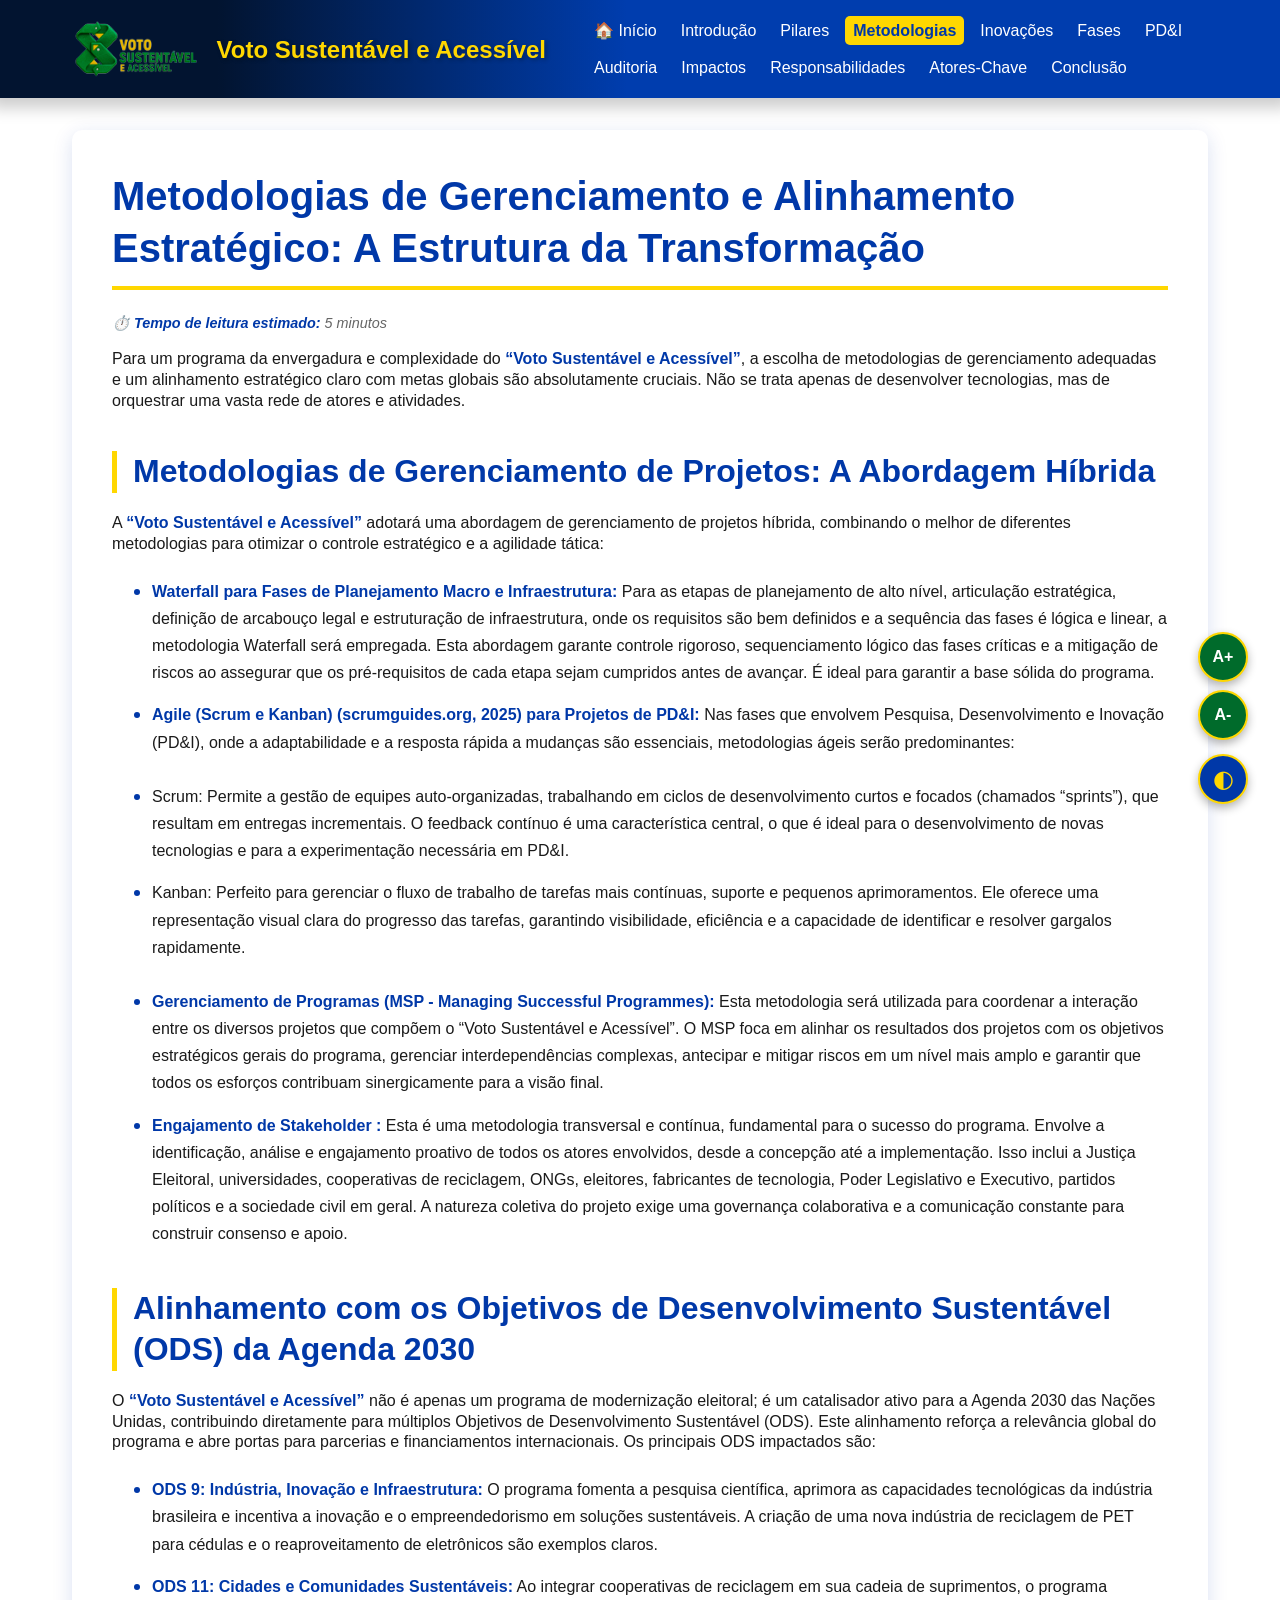
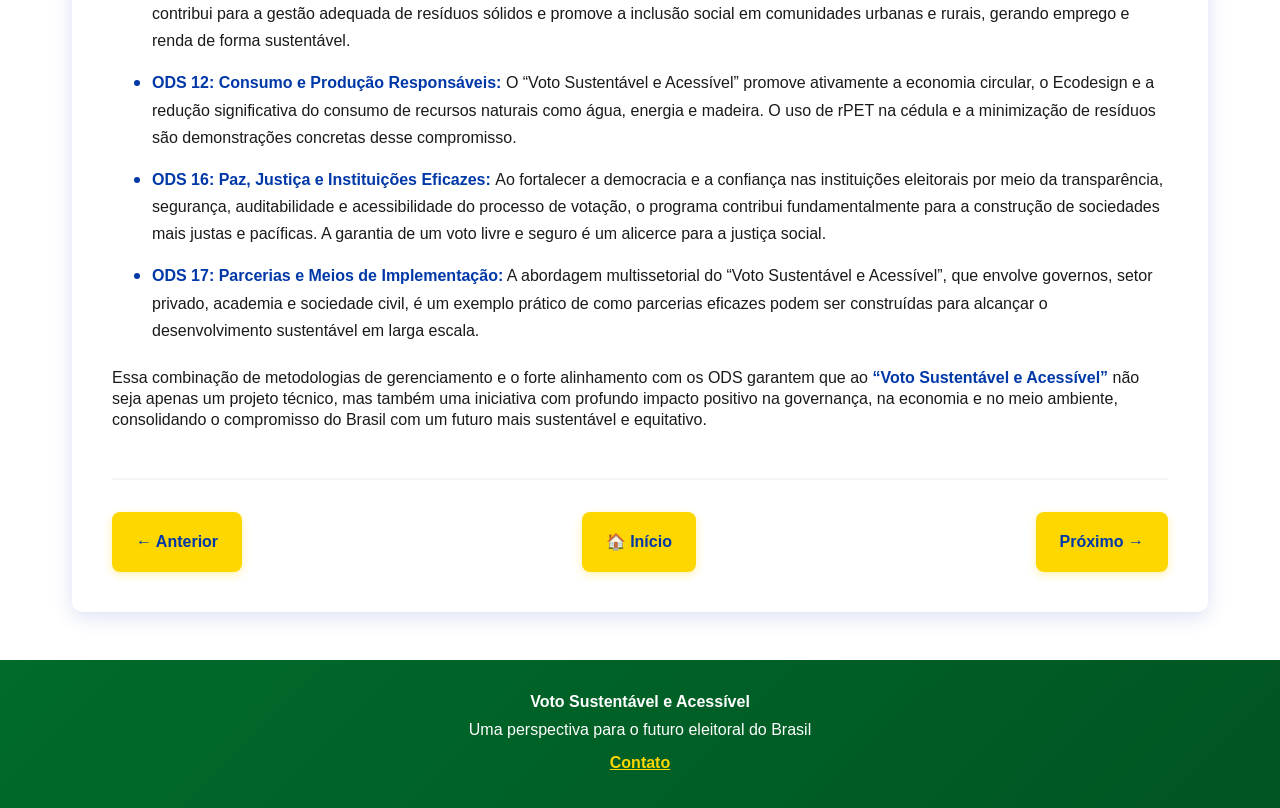
<file: cap3.html>
<!DOCTYPE html>
<html lang="pt-BR">
<head>
    <meta charset="utf-8" />
    <meta content="text/html; charset=utf-8" http-equiv="Content-Type" />
    <meta http-equiv="X-UA-Compatible" content="ie=edge,chrome=1" />
    <meta content="no-cache, no-store, must-revalidate" http-equiv="Cache-Control" />
    <meta content="no-cache" http-equiv="Pragma" />
    <meta content="0" http-equiv="Expires" />
    <meta content="always" name="referrer" />
    <meta name="viewport" content="width=device-width, initial-scale=1.0">
    <meta name="description" content="Metodologias de Gerenciamento e Alinhamento Estratégico: A Estrutura da Transformação - Programa Voto Sustentável e Acessível">
    <meta name="keywords" content="voto sustentável, acessibilidade, eleições, sustentabilidade, democracia">
    <meta name="author" content="Programa Voto Sustentável e Acessível">
    <link href="/assets/css/styles.css" rel="stylesheet" />
    <title>Metodologias de Gerenciamento e Alinhamento Estratégico: A Estrutura da Transformação - Voto Sustentável e Acessível</title>
    <script async src="https://cse.google.com/cse.js?cx=9220533801715431d"></script>
</head>
<body>
    <a href="#main-content" class="skip-link">Pular para o conteúdo principal</a>

    <header role="banner">
        <div class="header-container">
            <div class="logo">
                <img src="/assets/img/logomarca150x70.png" alt="Logo do programa Voto Sustentável e Acessível com símbolo verde em formato de laço representando sustentabilidade">
                <span class="logo-text">Voto Sustentável e Acessível</span>
            </div>
            <button class="menu-toggle" aria-expanded="false" aria-controls="navigation">
                ☰ Menu
            </button>
            <nav id="navigation" aria-label="Navegação principal">
                <ul class="nav-links">
                    <li><a href="index2.html">🏠 Início</a></li>
                    <li><a href="cap1.html">Introdução</a></li>
                    <li><a href="cap2.html">Pilares</a></li>
                    <li><a href="cap3.html" class="active" aria-current="page">Metodologias</a></li>
                    <li><a href="cap4.html">Inovações</a></li>
                    <li><a href="cap5.html">Fases</a></li>
                    <li><a href="cap6.html">PD&amp;I</a></li>
                    <li><a href="cap7.html">Auditoria</a></li>
                    <li><a href="cap8.html">Impactos</a></li>
                    <li><a href="cap9.html">Responsabilidades</a></li>
                    <li><a href="cap10.html">Atores-Chave</a></li>
                    <li><a href="cap11.html">Conclusão</a></li>
                </ul>
            </nav>
        </div>
    </header>

    <main id="main-content" role="main" tabindex="-1">
        <div class="container">
            <article>
                <h1>Metodologias de Gerenciamento e Alinhamento Estratégico: A Estrutura da Transformação</h1>
                <p>Para um programa da envergadura e complexidade do <strong>“Voto Sustentável e Acessível”</strong>, a escolha de metodologias de gerenciamento adequadas e um alinhamento estratégico claro com metas globais são absolutamente cruciais. Não se trata apenas de desenvolver tecnologias, mas de orquestrar uma vasta rede de atores e atividades.</p>
                <h2>Metodologias de Gerenciamento de Projetos: A Abordagem Híbrida</h2>
                <p>A <strong>“Voto Sustentável e Acessível”</strong> adotará uma abordagem de gerenciamento de projetos híbrida, combinando o melhor de diferentes metodologias para otimizar o controle estratégico e a agilidade tática:</p>
                <ul>
                    <li><strong>Waterfall para Fases de Planejamento Macro e Infraestrutura: </strong>Para as etapas de planejamento de alto nível, articulação estratégica, definição de arcabouço legal e estruturação de infraestrutura, onde os requisitos são bem definidos e a sequência das fases é lógica e linear, a metodologia Waterfall será empregada. Esta abordagem garante controle rigoroso, sequenciamento lógico das fases críticas e a mitigação de riscos ao assegurar que os pré-requisitos de cada etapa sejam cumpridos antes de avançar. É ideal para garantir a base sólida do programa.</li>
                    <li><strong>Agile (Scrum e Kanban) (scrumguides.org, 2025) para Projetos de PD&amp;I:</strong> Nas fases que envolvem Pesquisa, Desenvolvimento e Inovação (PD&amp;I), onde a adaptabilidade e a resposta rápida a mudanças são essenciais, metodologias ágeis serão predominantes:</li>
                </ul>
                <ul>
                    <li>Scrum: Permite a gestão de equipes auto-organizadas, trabalhando em ciclos de desenvolvimento curtos e focados (chamados “sprints”), que resultam em entregas incrementais. O feedback contínuo é uma característica central, o que é ideal para o desenvolvimento de novas tecnologias e para a experimentação necessária em PD&amp;I.</li>
                    <li>Kanban: Perfeito para gerenciar o fluxo de trabalho de tarefas mais contínuas, suporte e pequenos aprimoramentos. Ele oferece uma representação visual clara do progresso das tarefas, garantindo visibilidade, eficiência e a capacidade de identificar e resolver gargalos rapidamente.</li>
                </ul>
                <ul>
                    <li><strong>Gerenciamento de Programas (MSP - Managing Successful Programmes): </strong>Esta metodologia será utilizada para coordenar a interação entre os diversos projetos que compõem o “Voto Sustentável e Acessível”. O MSP foca em alinhar os resultados dos projetos com os objetivos estratégicos gerais do programa, gerenciar interdependências complexas, antecipar e mitigar riscos em um nível mais amplo e garantir que todos os esforços contribuam sinergicamente para a visão final.</li>
                    <li><strong>Engajamento de Stakeholder  : </strong>Esta é uma metodologia transversal e contínua, fundamental para o sucesso do programa. Envolve a identificação, análise e engajamento proativo de todos os atores envolvidos, desde a concepção até a implementação. Isso inclui a Justiça Eleitoral, universidades, cooperativas de reciclagem, ONGs, eleitores, fabricantes de tecnologia, Poder Legislativo e Executivo, partidos políticos e a sociedade civil em geral. A natureza coletiva do projeto exige uma governança colaborativa e a comunicação constante para construir consenso e apoio.</li>
                </ul>
                <h2>Alinhamento com os Objetivos de Desenvolvimento Sustentável (ODS) da Agenda 2030</h2>
                <p>O <strong>“Voto Sustentável e Acessível”</strong> não é apenas um programa de modernização eleitoral; é um catalisador ativo para a Agenda 2030 das Nações Unidas, contribuindo diretamente para múltiplos Objetivos de Desenvolvimento Sustentável (ODS). Este alinhamento reforça a relevância global do programa e abre portas para parcerias e financiamentos internacionais. Os principais ODS impactados são:</p>
                <ul>
                    <li><strong>ODS 9: Indústria, Inovação e Infraestrutura:</strong> O programa fomenta a pesquisa científica, aprimora as capacidades tecnológicas da indústria brasileira e incentiva a inovação e o empreendedorismo em soluções sustentáveis. A criação de uma nova indústria de reciclagem de PET para cédulas e o reaproveitamento de eletrônicos são exemplos claros.</li>
                    <li><strong>ODS 11: Cidades e Comunidades Sustentáveis:</strong> Ao integrar cooperativas de reciclagem em sua cadeia de suprimentos, o programa contribui para a gestão adequada de resíduos sólidos e promove a inclusão social em comunidades urbanas e rurais, gerando emprego e renda de forma sustentável.</li>
                    <li><strong>ODS 12: Consumo e Produção Responsáveis: </strong>O “Voto Sustentável e Acessível” promove ativamente a economia circular, o Ecodesign e a redução significativa do consumo de recursos naturais como água, energia e madeira. O uso de rPET na cédula e a minimização de resíduos são demonstrações concretas desse compromisso.</li>
                    <li><strong>ODS 16: Paz, Justiça e Instituições Eficazes: </strong>Ao fortalecer a democracia e a confiança nas instituições eleitorais por meio da transparência, segurança, auditabilidade e acessibilidade do processo de votação, o programa contribui fundamentalmente para a construção de sociedades mais justas e pacíficas. A garantia de um voto livre e seguro é um alicerce para a justiça social.</li>
                    <li><strong>ODS 17: Parcerias e Meios de Implementação:</strong> A abordagem multissetorial do “Voto Sustentável e Acessível”, que envolve governos, setor privado, academia e sociedade civil, é um exemplo prático de como parcerias eficazes podem ser construídas para alcançar o desenvolvimento sustentável em larga escala.</li>
                </ul>
                <p>Essa combinação de metodologias de gerenciamento e o forte alinhamento com os ODS garantem que ao <strong>“Voto Sustentável e Acessível”</strong> não seja apenas um projeto técnico, mas também uma iniciativa com profundo impacto positivo na governança, na economia e no meio ambiente, consolidando o compromisso do Brasil com um futuro mais sustentável e equitativo.</p>

            </article>

            <div class="page-navigation">
                <a href="cap2.html" aria-label="Capítulo anterior">← Anterior</a>
                <a href="index2.html" aria-label="Voltar à página inicial">🏠 Início</a>
                <a href="cap4.html" aria-label="Próximo capítulo">Próximo →</a>
            </div>

        </div>
    </main>


    <footer role="contentinfo">
        <p><strong>Voto Sustentável e Acessível</strong></p>
        <p>Uma perspectiva para o futuro eleitoral do Brasil</p>
        <a href="mailto:rnadaf@tre-mt.jus.br">Contato</a>
    </footer>
    <!-- Google tag (gtag.js) -->
    <script async src="https://www.googletagmanager.com/gtag/js?id=G-00SEBS2K2P"></script>
    <script>
        window.dataLayer = window.dataLayer || [];
        function gtag() { dataLayer.push(arguments); }
        gtag('js', new Date());

        gtag('config', 'G-00SEBS2K2P');
    </script>
    <script src="/assets/js/script.js"></script>
    <script src="/assets/libs/jquery/jquery-3.7.1.min.js"></script>
</body>
</html>
</file>
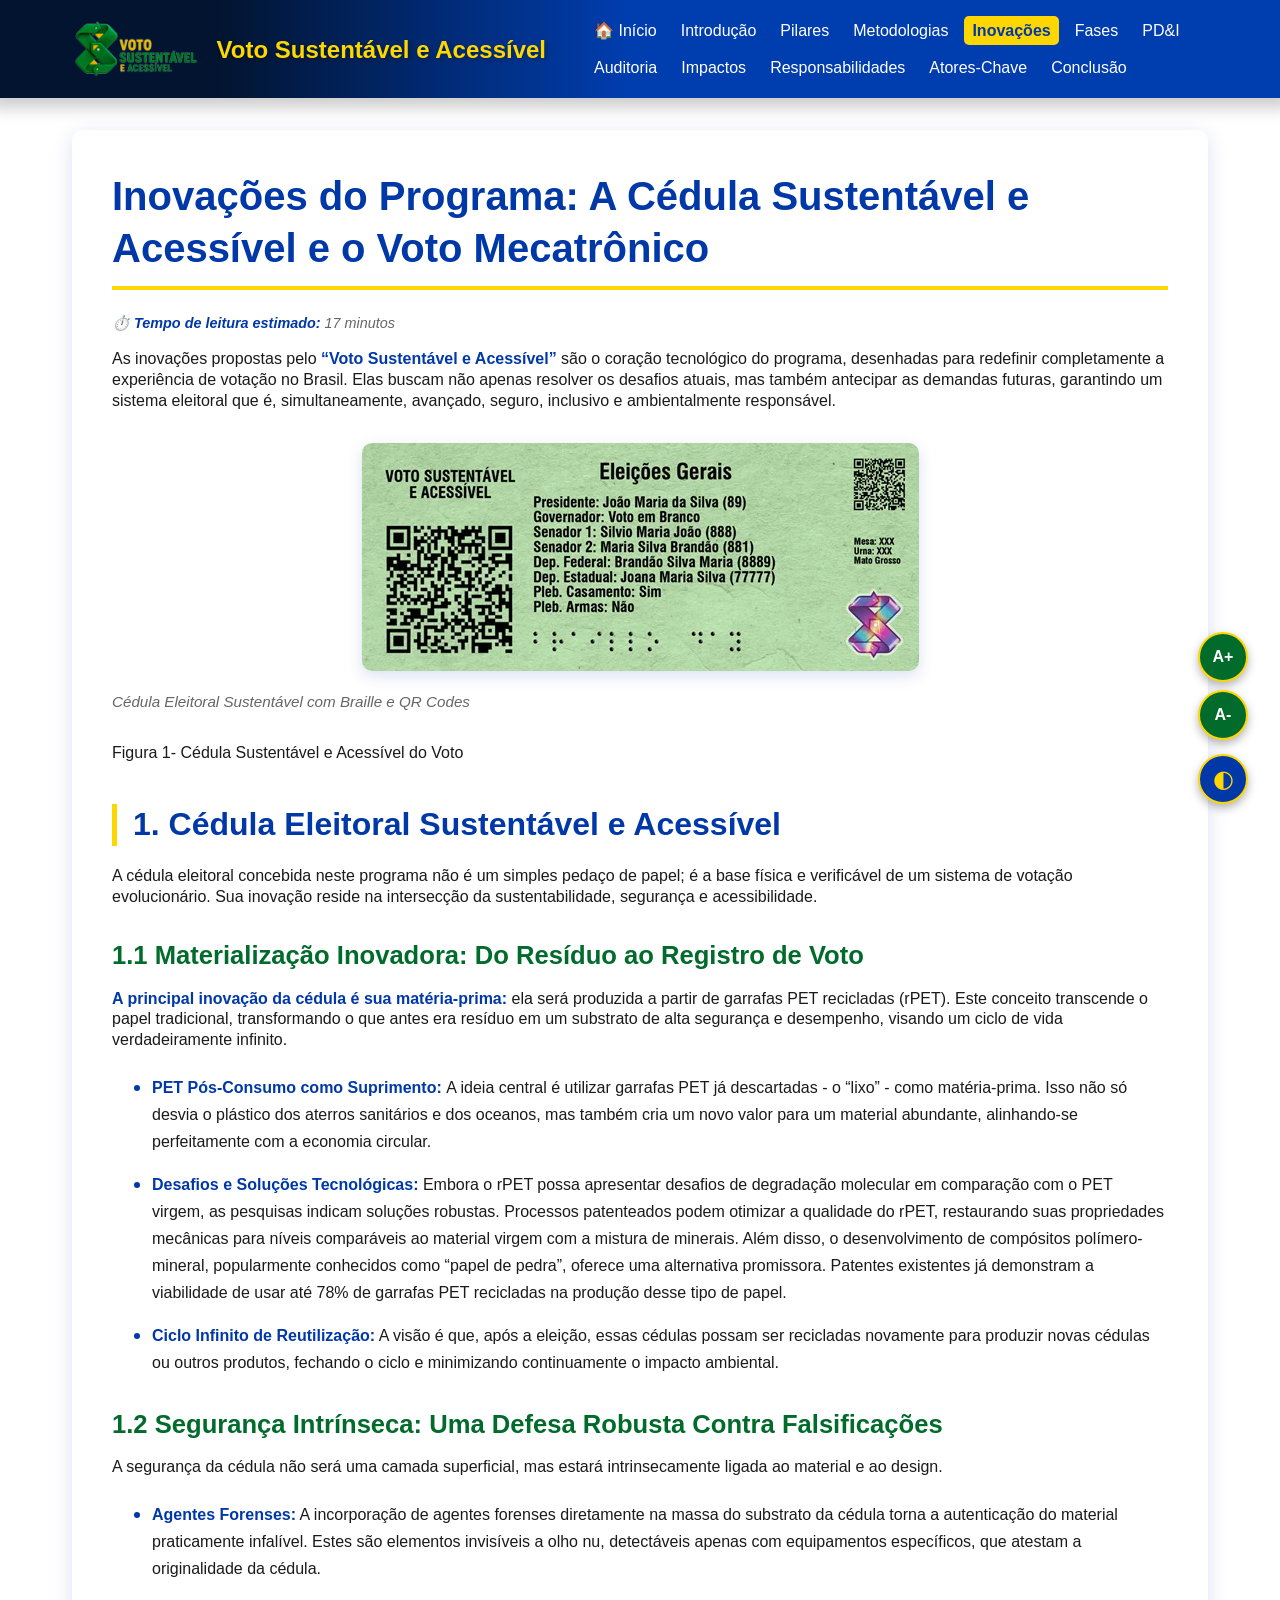
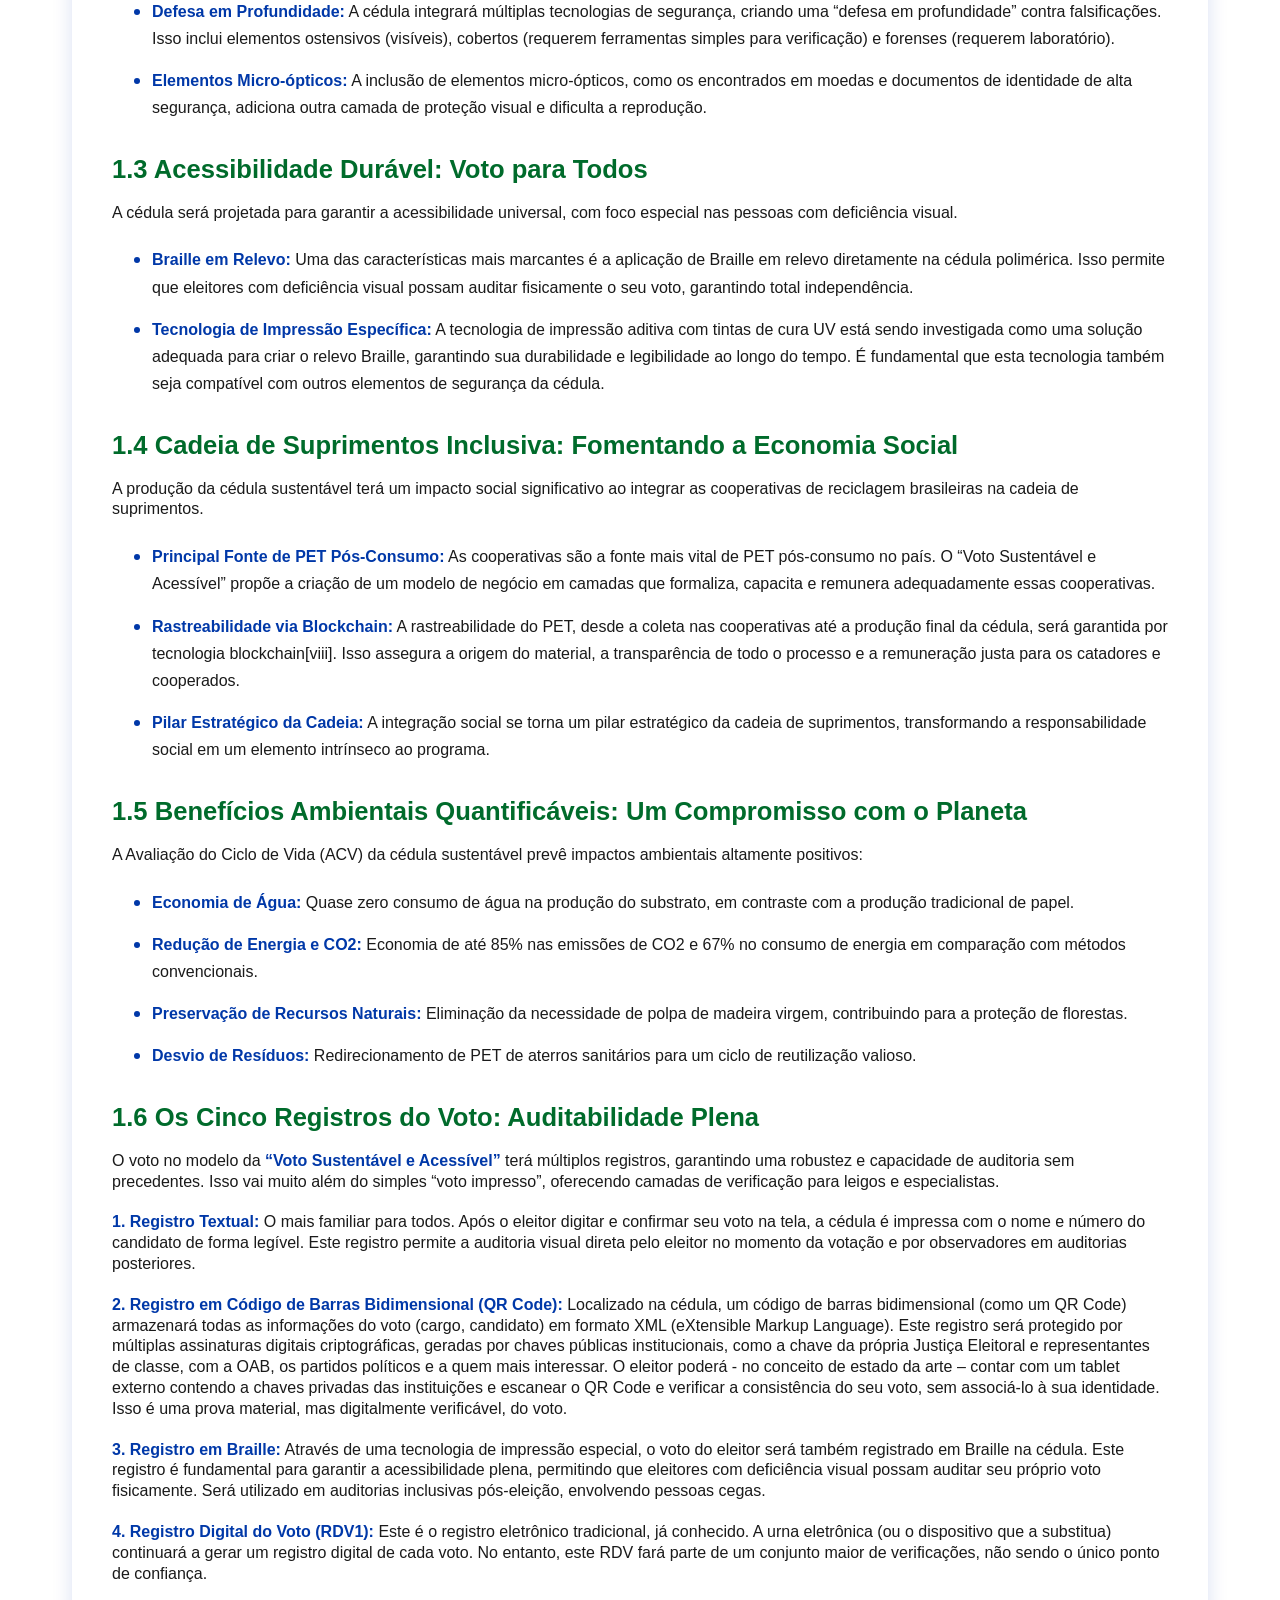
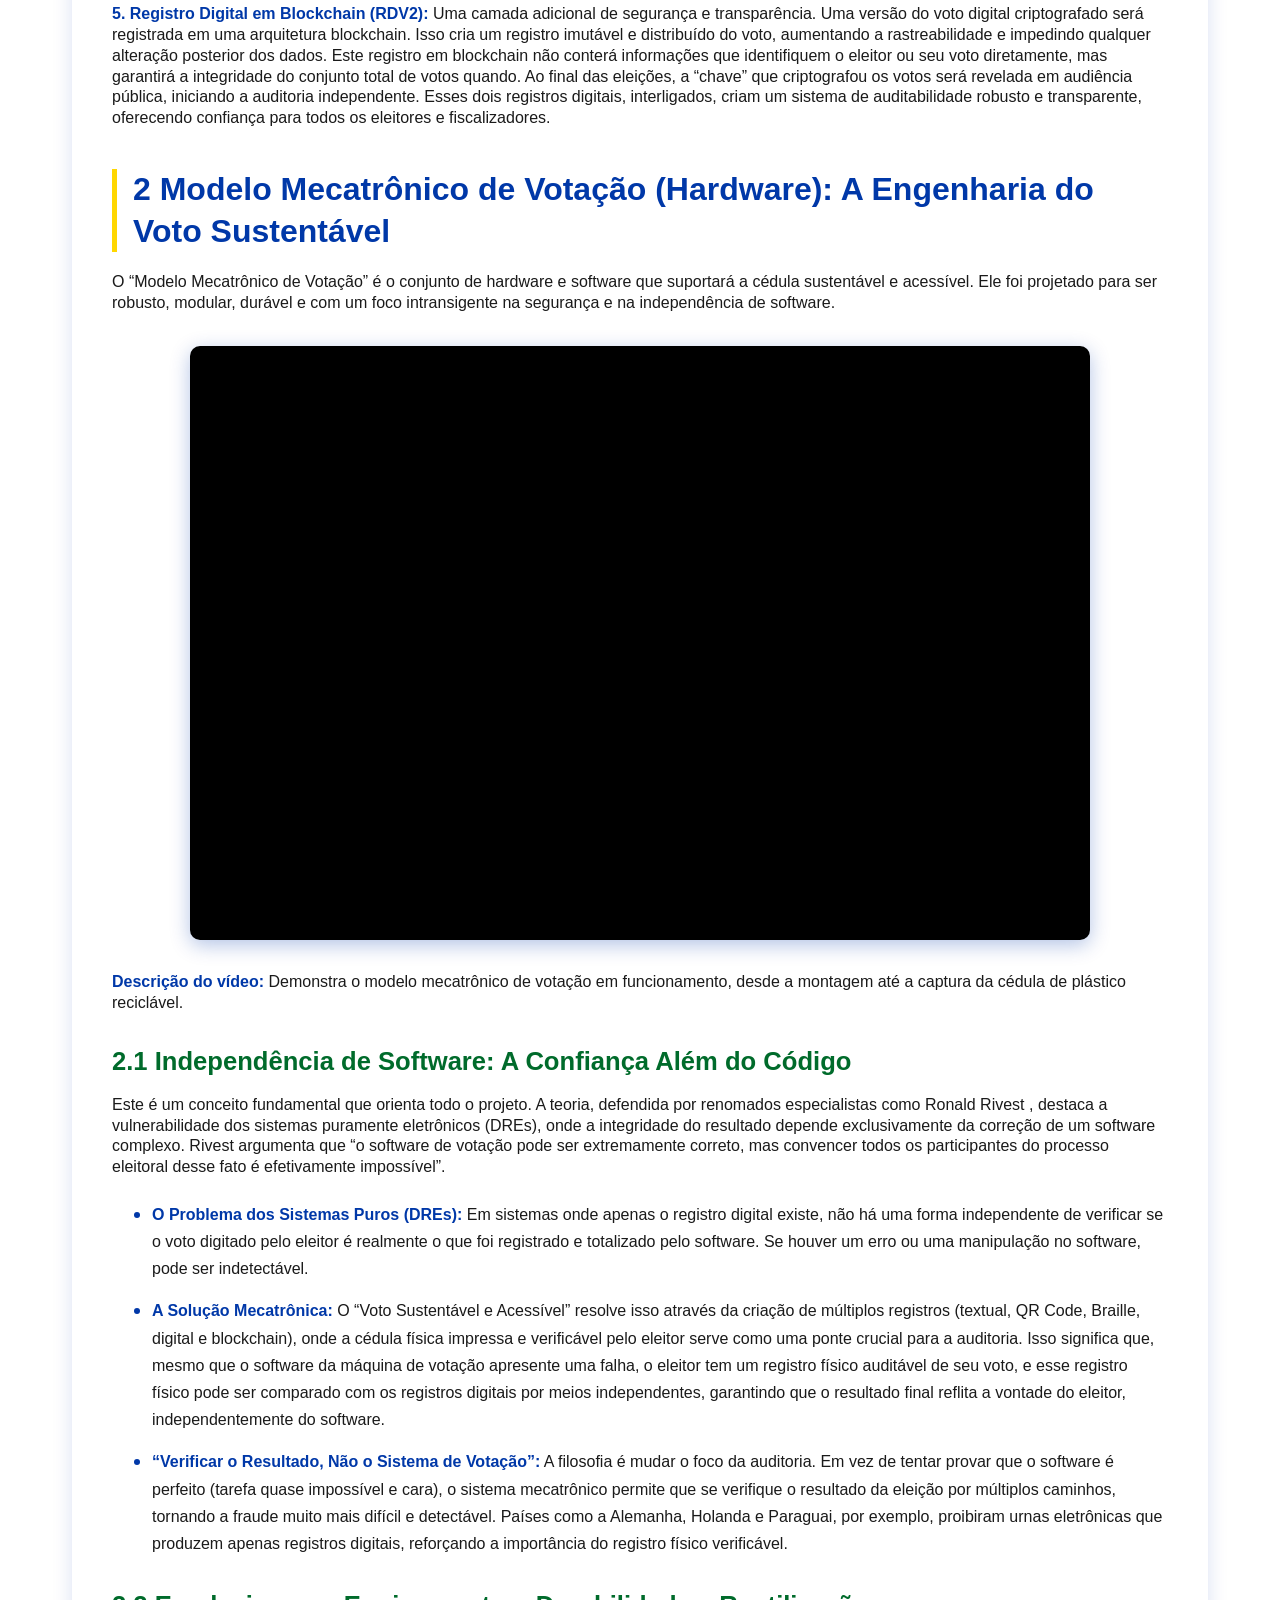
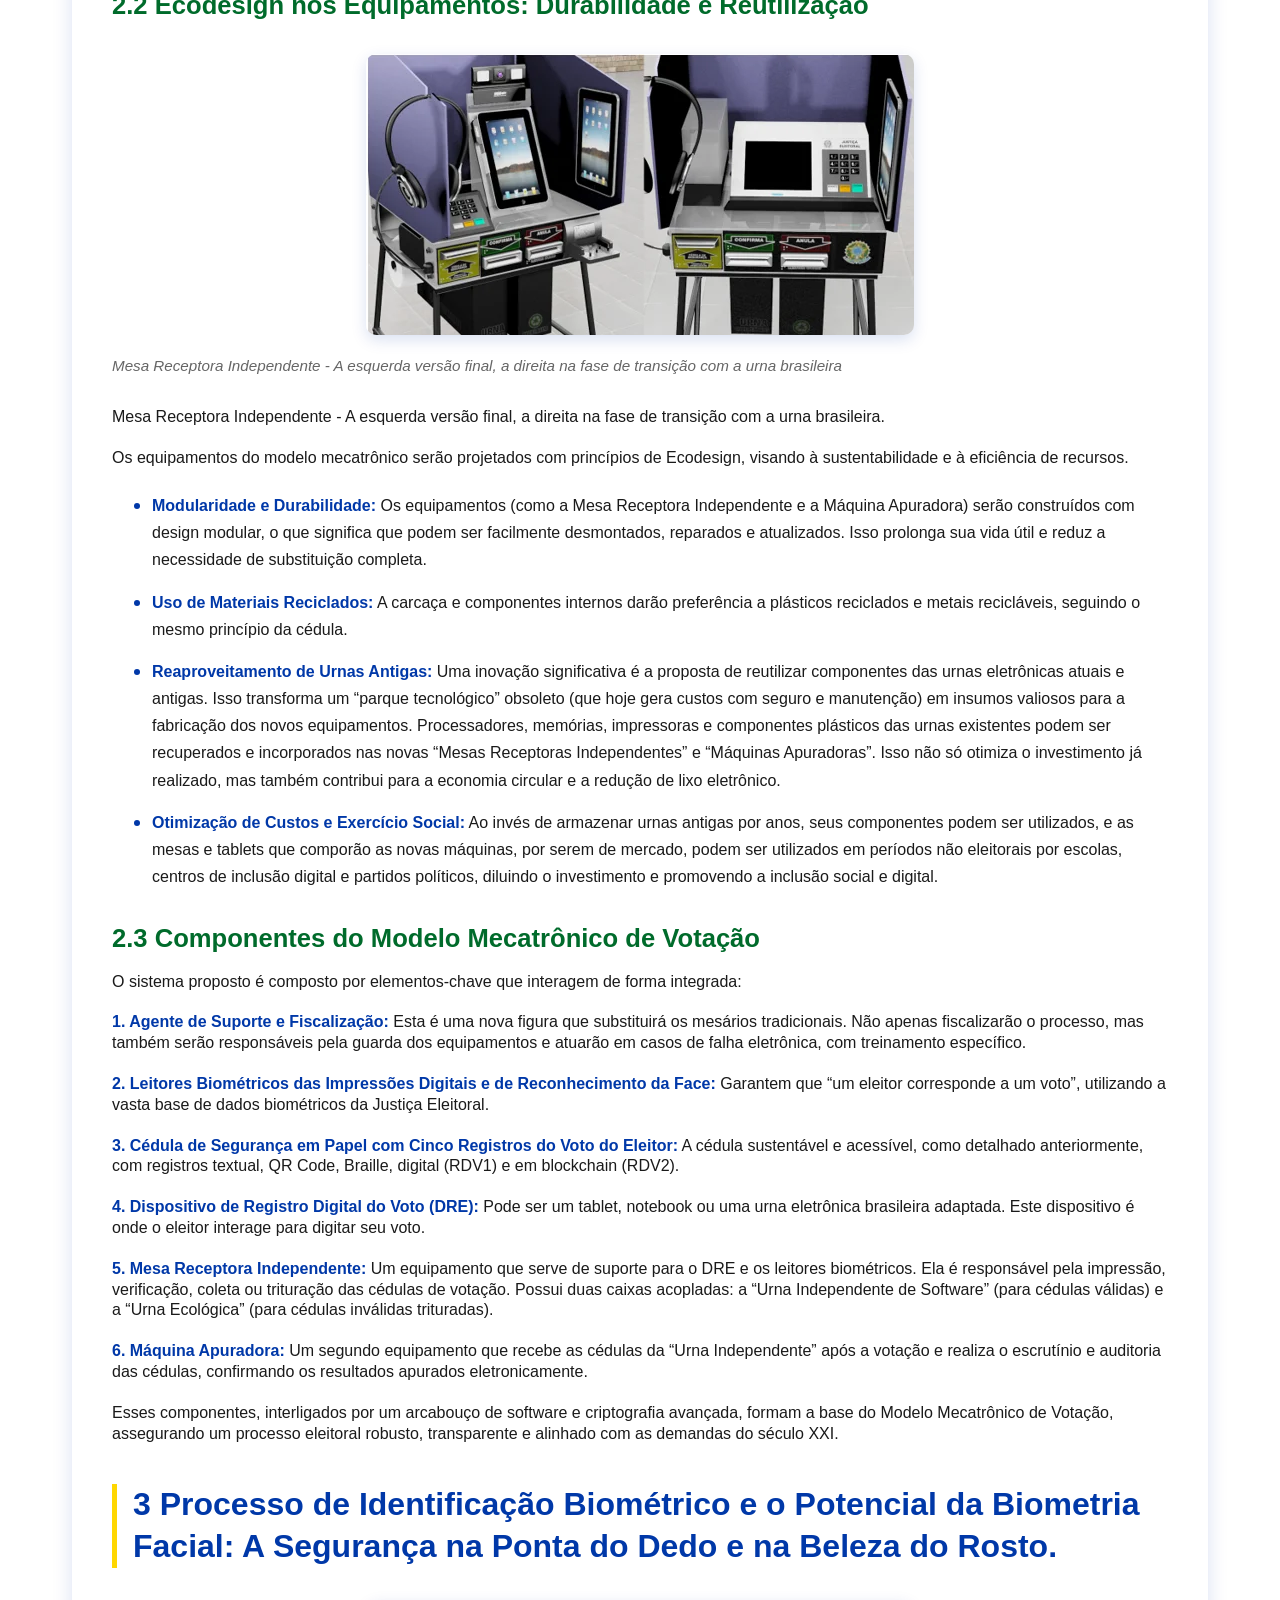
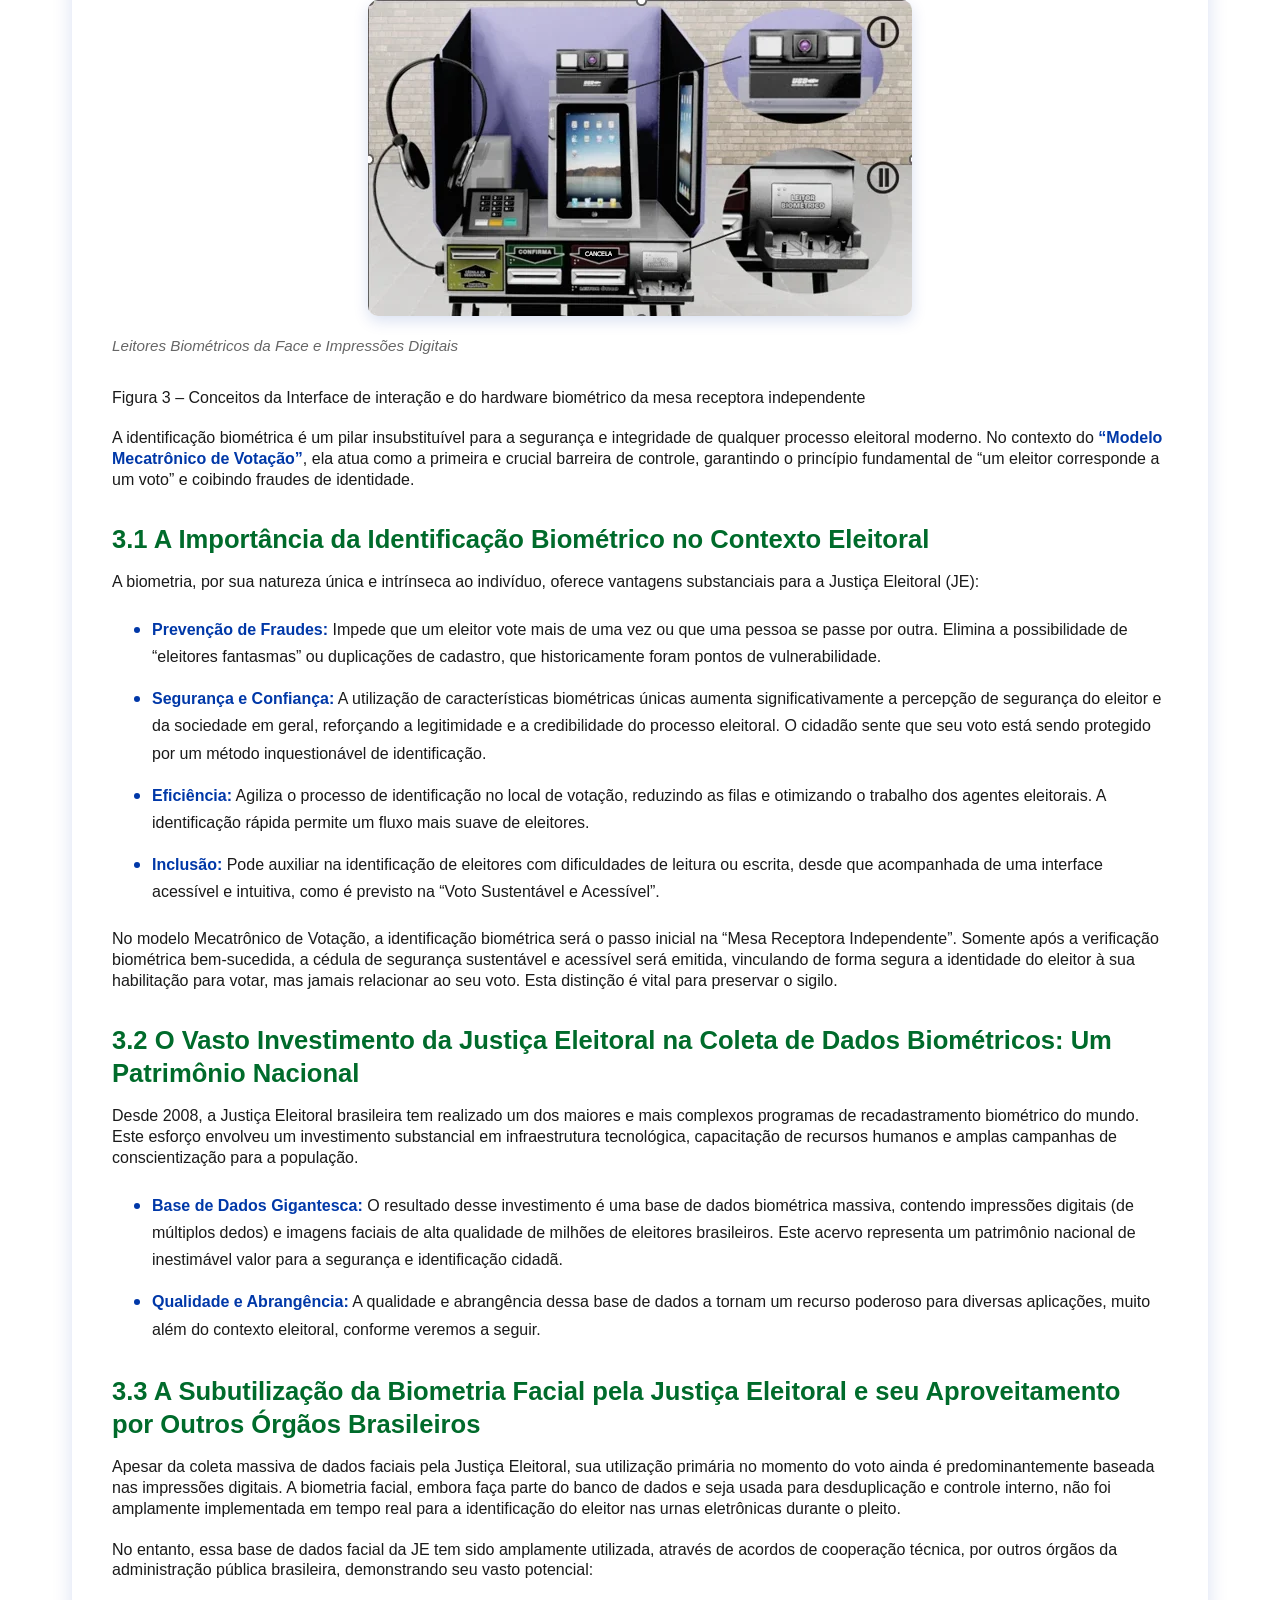
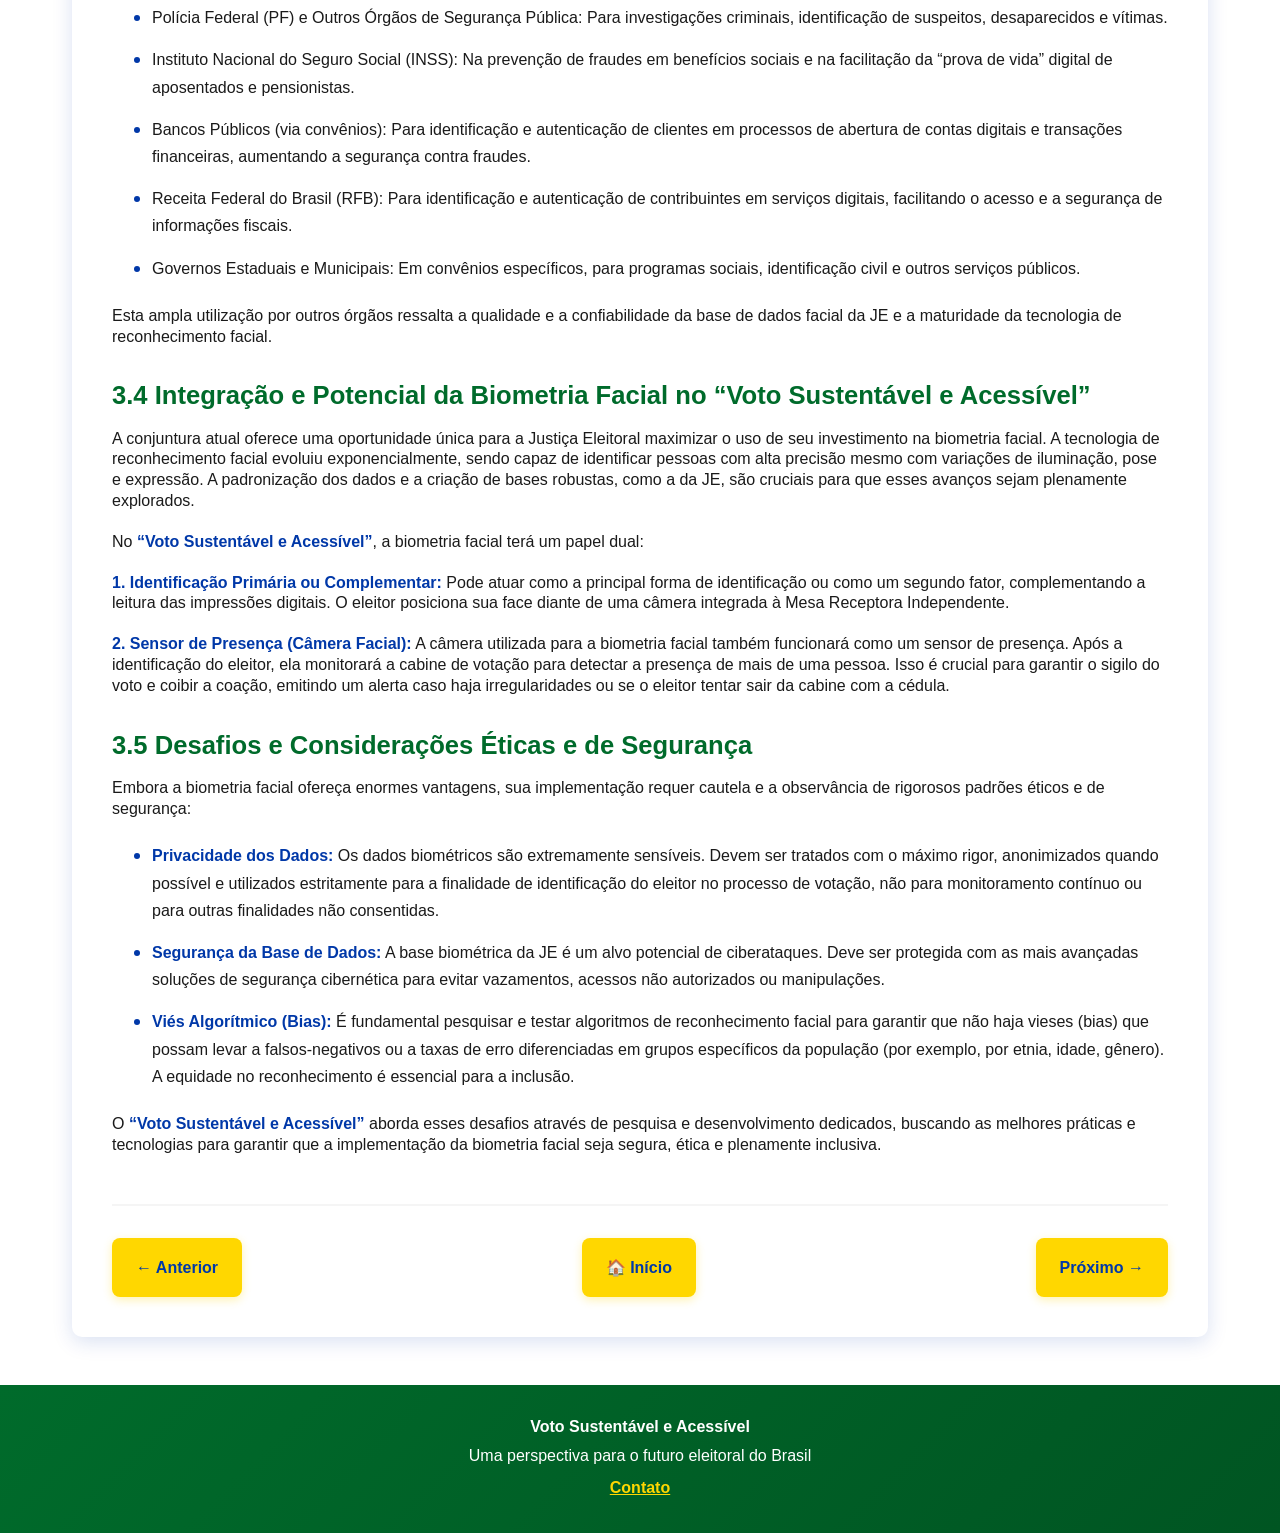
<file: cap4.html>
<!DOCTYPE html>
<html lang="pt-BR">
<head>
    <meta charset="utf-8" />
    <meta content="text/html; charset=utf-8" http-equiv="Content-Type" />
    <meta http-equiv="X-UA-Compatible" content="ie=edge,chrome=1" />
    <meta content="no-cache, no-store, must-revalidate" http-equiv="Cache-Control" />
    <meta content="no-cache" http-equiv="Pragma" />
    <meta content="0" http-equiv="Expires" />
    <meta content="always" name="referrer" />
    <meta name="viewport" content="width=device-width, initial-scale=1.0">
    <meta name="description" content="Inovações do Programa: A Cédula Sustentável e Acessível e o Voto Mecatrônico - Programa Voto Sustentável e Acessível">
    <meta name="keywords" content="voto sustentável, acessibilidade, eleições, sustentabilidade, democracia">
    <meta name="author" content="Programa Voto Sustentável e Acessível">
    <link href="/assets/css/styles.css" rel="stylesheet" />
    <title>Inovações do Programa: A Cédula Sustentável e Acessível e o Voto Mecatrônico - Voto Sustentável e Acessível</title>
    <script async src="https://cse.google.com/cse.js?cx=9220533801715431d"></script>
</head>
<body>
    <a href="#main-content" class="skip-link">Pular para o conteúdo principal</a>

    <header role="banner">
        <div class="header-container">
            <div class="logo">
                <img src="/assets/img/logomarca150x70.png" alt="Logo do programa Voto Sustentável e Acessível com símbolo verde em formato de laço representando sustentabilidade">
                <span class="logo-text">Voto Sustentável e Acessível</span>
            </div>
            <button class="menu-toggle" aria-expanded="false" aria-controls="navigation">
                ☰ Menu
            </button>
            <nav id="navigation" aria-label="Navegação principal">
                <ul class="nav-links">
                    <li><a href="index2.html">🏠 Início</a></li>
                    <li><a href="cap1.html">Introdução</a></li>
                    <li><a href="cap2.html">Pilares</a></li>
                    <li><a href="cap3.html">Metodologias</a></li>
                    <li><a href="cap4.html" class="active" aria-current="page">Inovações</a></li>
                    <li><a href="cap5.html">Fases</a></li>
                    <li><a href="cap6.html">PD&amp;I</a></li>
                    <li><a href="cap7.html">Auditoria</a></li>
                    <li><a href="cap8.html">Impactos</a></li>
                    <li><a href="cap9.html">Responsabilidades</a></li>
                    <li><a href="cap10.html">Atores-Chave</a></li>
                    <li><a href="cap11.html">Conclusão</a></li>
                </ul>
            </nav>
        </div>
    </header>

    <main id="main-content" role="main" tabindex="-1">
        <div class="container">
            <article>
                <h1>Inovações do Programa: A Cédula Sustentável e Acessível e o Voto Mecatrônico</h1>
                <p>As inovações propostas pelo <strong>“Voto Sustentável e Acessível”</strong> são o coração tecnológico do programa, desenhadas para redefinir completamente a experiência de votação no Brasil. Elas buscam não apenas resolver os desafios atuais, mas também antecipar as demandas futuras, garantindo um sistema eleitoral que é, simultaneamente, avançado, seguro, inclusivo e ambientalmente responsável.</p>
                <div class="image-container">
                    <img src="/assets/img/image002.png" alt="Cédula eleitoral sustentável com campos de votação, códigos QR e marcações em Braille." loading="lazy">
                    <p class="image-caption">Cédula Eleitoral Sustentável com Braille e QR Codes</p>
                </div>
                <p>Figura 1- Cédula Sustentável e Acessível do Voto</p>
                <h2>1. Cédula Eleitoral Sustentável e Acessível</h2>
                <p>A cédula eleitoral concebida neste programa não é um simples pedaço de papel; é a base física e verificável de um sistema de votação evolucionário. Sua inovação reside na intersecção da sustentabilidade, segurança e acessibilidade.</p>
                <h3>1.1 Materialização Inovadora: Do Resíduo ao Registro de Voto</h3>
                <p><strong>A principal inovação da cédula é sua matéria-prima:</strong> ela será produzida a partir de garrafas PET recicladas (rPET). Este conceito transcende o papel tradicional, transformando o que antes era resíduo em um substrato de alta segurança e desempenho, visando um ciclo de vida verdadeiramente infinito.</p>
                <ul>
                    <li><strong>PET Pós-Consumo como Suprimento: </strong>A ideia central é utilizar garrafas PET já descartadas - o “lixo” - como matéria-prima. Isso não só desvia o plástico dos aterros sanitários e dos oceanos, mas também cria um novo valor para um material abundante, alinhando-se perfeitamente com a economia circular.</li>
                    <li><strong>Desafios e Soluções Tecnológicas:</strong> Embora o rPET possa apresentar desafios de degradação molecular em comparação com o PET virgem, as pesquisas indicam soluções robustas. Processos patenteados podem otimizar a qualidade do rPET, restaurando suas propriedades mecânicas para níveis comparáveis ao material virgem com a mistura de minerais. Além disso, o desenvolvimento de compósitos polímero-mineral, popularmente conhecidos como “papel de pedra”, oferece uma alternativa promissora. Patentes existentes já demonstram a viabilidade de usar até 78% de garrafas PET recicladas na produção desse tipo de papel.</li>
                    <li><strong>Ciclo Infinito de Reutilização:</strong> A visão é que, após a eleição, essas cédulas possam ser recicladas novamente para produzir novas cédulas ou outros produtos, fechando o ciclo e minimizando continuamente o impacto ambiental.</li>
                </ul>
                <h3>1.2 Segurança Intrínseca: Uma Defesa Robusta Contra Falsificações</h3>
                <p>A segurança da cédula não será uma camada superficial, mas estará intrinsecamente ligada ao material e ao design.</p>
                <ul>
                    <li><strong>Agentes Forenses:</strong> A incorporação de agentes forenses diretamente na massa do substrato da cédula torna a autenticação do material praticamente infalível. Estes são elementos invisíveis a olho nu, detectáveis apenas com equipamentos específicos, que atestam a originalidade da cédula.</li>
                    <li><strong>Defesa em Profundidade:</strong> A cédula integrará múltiplas tecnologias de segurança, criando uma “defesa em profundidade” contra falsificações. Isso inclui elementos ostensivos (visíveis), cobertos (requerem ferramentas simples para verificação) e forenses (requerem laboratório).</li>
                    <li><strong>Elementos Micro-ópticos:</strong> A inclusão de elementos micro-ópticos, como os encontrados em moedas e documentos de identidade de alta segurança, adiciona outra camada de proteção visual e dificulta a reprodução.</li>
                </ul>
                <h3>1.3 Acessibilidade Durável: Voto para Todos</h3>
                <p>A cédula será projetada para garantir a acessibilidade universal, com foco especial nas pessoas com deficiência visual.</p>
                <ul>
                    <li><strong>Braille em Relevo: </strong>Uma das características mais marcantes é a aplicação de Braille em relevo diretamente na cédula polimérica. Isso permite que eleitores com deficiência visual possam auditar fisicamente o seu voto, garantindo total independência.</li>
                    <li><strong>Tecnologia de Impressão Específica:</strong> A tecnologia de impressão aditiva com tintas de cura UV está sendo investigada como uma solução adequada para criar o relevo Braille, garantindo sua durabilidade e legibilidade ao longo do tempo. É fundamental que esta tecnologia também seja compatível com outros elementos de segurança da cédula.</li>
                </ul>
                <h3>1.4 Cadeia de Suprimentos Inclusiva: Fomentando a Economia Social</h3>
                <p>A produção da cédula sustentável terá um impacto social significativo ao integrar as cooperativas de reciclagem brasileiras na cadeia de suprimentos.</p>
                <ul>
                    <li><strong>Principal Fonte de PET Pós-Consumo:</strong> As cooperativas são a fonte mais vital de PET pós-consumo no país. O “Voto Sustentável e Acessível” propõe a criação de um modelo de negócio em camadas que formaliza, capacita e remunera adequadamente essas cooperativas.</li>
                    <li><strong>Rastreabilidade via Blockchain:</strong> A rastreabilidade do PET, desde a coleta nas cooperativas até a produção final da cédula, será garantida por tecnologia blockchain[viii]. Isso assegura a origem do material, a transparência de todo o processo e a remuneração justa para os catadores e cooperados.</li>
                    <li><strong>Pilar Estratégico da Cadeia:</strong> A integração social se torna um pilar estratégico da cadeia de suprimentos, transformando a responsabilidade social em um elemento intrínseco ao programa.</li>
                </ul>
                <h3>1.5 Benefícios Ambientais Quantificáveis: Um Compromisso com o Planeta</h3>
                <p>A Avaliação do Ciclo de Vida (ACV) da cédula sustentável prevê impactos ambientais altamente positivos:</p>
                <ul>
                    <li><strong>Economia de Água: </strong>Quase zero consumo de água na produção do substrato, em contraste com a produção tradicional de papel.</li>
                    <li><strong>Redução de Energia e CO2:</strong> Economia de até 85% nas emissões de CO2 e 67% no consumo de energia em comparação com métodos convencionais.</li>
                    <li><strong>Preservação de Recursos Naturais:</strong> Eliminação da necessidade de polpa de madeira virgem, contribuindo para a proteção de florestas.</li>
                    <li><strong>Desvio de Resíduos:</strong> Redirecionamento de PET de aterros sanitários para um ciclo de reutilização valioso.</li>
                </ul>
                <h3>1.6 Os Cinco Registros do Voto: Auditabilidade Plena</h3>
                <p>O voto no modelo da <strong>“Voto Sustentável e Acessível”</strong> terá múltiplos registros, garantindo uma robustez e capacidade de auditoria sem precedentes. Isso vai muito além do simples “voto impresso”, oferecendo camadas de verificação para leigos e especialistas.</p>
                <p><strong>1. Registro Textual: </strong>O mais familiar para todos. Após o eleitor digitar e confirmar seu voto na tela, a cédula é impressa com o nome e número do candidato de forma legível. Este registro permite a auditoria visual direta pelo eleitor no momento da votação e por observadores em auditorias posteriores.</p>
                <p><strong>2. Registro em Código de Barras Bidimensional (QR Code):</strong> Localizado na cédula, um código de barras bidimensional (como um QR Code) armazenará todas as informações do voto (cargo, candidato) em formato XML (eXtensible Markup Language). Este registro será protegido por múltiplas assinaturas digitais criptográficas, geradas por chaves públicas institucionais, como a chave da própria Justiça Eleitoral e representantes de classe, com a OAB, os partidos políticos e a quem mais interessar. O eleitor poderá - no conceito de estado da arte – contar com um tablet externo contendo a chaves privadas das instituições e escanear o QR Code e verificar a consistência do seu voto, sem associá-lo à sua identidade. Isso é uma prova material, mas digitalmente verificável, do voto.</p>
                <p><strong>3. Registro em Braille:</strong> Através de uma tecnologia de impressão especial, o voto do eleitor será também registrado em Braille na cédula. Este registro é fundamental para garantir a acessibilidade plena, permitindo que eleitores com deficiência visual possam auditar seu próprio voto fisicamente. Será utilizado em auditorias inclusivas pós-eleição, envolvendo pessoas cegas.</p>
                <p><strong>4. Registro Digital do Voto (RDV1):</strong> Este é o registro eletrônico tradicional, já conhecido. A urna eletrônica (ou o dispositivo que a substitua) continuará a gerar um registro digital de cada voto. No entanto, este RDV fará parte de um conjunto maior de verificações, não sendo o único ponto de confiança.</p>
                <p><strong>5. Registro Digital em Blockchain (RDV2): </strong>Uma camada adicional de segurança e transparência. Uma versão do voto digital criptografado será registrada em uma arquitetura blockchain. Isso cria um registro imutável e distribuído do voto, aumentando a rastreabilidade e impedindo qualquer alteração posterior dos dados. Este registro em blockchain não conterá informações que identifiquem o eleitor ou seu voto diretamente, mas garantirá a integridade do conjunto total de votos quando. Ao final das eleições, a “chave” que criptografou os votos será revelada em audiência pública, iniciando a auditoria independente. Esses dois registros digitais, interligados, criam um sistema de auditabilidade robusto e transparente, oferecendo confiança para todos os eleitores e fiscalizadores.</p>
                <h2>2 Modelo Mecatrônico de Votação (Hardware): A Engenharia do Voto Sustentável</h2>
                <p>O “Modelo Mecatrônico de Votação” é o conjunto de hardware e software que suportará a cédula sustentável e acessível. Ele foi projetado para ser robusto, modular, durável e com um foco intransigente na segurança e na independência de software.</p>
                <div class="youtube-container">
                    <iframe src="https://www.youtube.com/embed/3mTU9ob0Jrc"
                            title="Demonstração do modelo mecatrônico de votação"
                            aria-describedby="video-description-model"
                            frameborder="0"
                            allowfullscreen
                            loading="lazy">
                    </iframe>
                </div>
                <p class="video-caption" id="video-description-model"><strong>Descrição do vídeo:</strong> Demonstra o modelo mecatrônico de votação em funcionamento, desde a montagem até a captura da cédula de plástico reciclável.</p>

                <h3>2.1 Independência de Software: A Confiança Além do Código</h3>
                <p>Este é um conceito fundamental que orienta todo o projeto. A teoria, defendida por renomados especialistas como Ronald Rivest , destaca a vulnerabilidade dos sistemas puramente eletrônicos (DREs), onde a integridade do resultado depende exclusivamente da correção de um software complexo. Rivest argumenta que “o software de votação pode ser extremamente correto, mas convencer todos os participantes do processo eleitoral desse fato é efetivamente impossível”.</p>
                <ul>
                    <li><strong>O Problema dos Sistemas Puros (DREs): </strong>Em sistemas onde apenas o registro digital existe, não há uma forma independente de verificar se o voto digitado pelo eleitor é realmente o que foi registrado e totalizado pelo software. Se houver um erro ou uma manipulação no software, pode ser indetectável.</li>
                    <li><strong>A Solução Mecatrônica:</strong> O “Voto Sustentável e Acessível” resolve isso através da criação de múltiplos registros (textual, QR Code, Braille, digital e blockchain), onde a cédula física impressa e verificável pelo eleitor serve como uma ponte crucial para a auditoria. Isso significa que, mesmo que o software da máquina de votação apresente uma falha, o eleitor tem um registro físico auditável de seu voto, e esse registro físico pode ser comparado com os registros digitais por meios independentes, garantindo que o resultado final reflita a vontade do eleitor, independentemente do software.</li>
                    <li><strong>“Verificar o Resultado, Não o Sistema de Votação”:</strong> A filosofia é mudar o foco da auditoria. Em vez de tentar provar que o software é perfeito (tarefa quase impossível e cara), o sistema mecatrônico permite que se verifique o resultado da eleição por múltiplos caminhos, tornando a fraude muito mais difícil e detectável. Países como a Alemanha, Holanda e Paraguai, por exemplo, proibiram urnas eletrônicas que produzem apenas registros digitais, reforçando a importância do registro físico verificável.</li>
                </ul>
                <h3>2.2 Ecodesign nos Equipamentos: Durabilidade e Reutilização</h3>
                <div class="image-container">
                    <img src="/assets/img/image007.png" alt="A esquera, mesa receptora independente a direita máquina apuradora" loading="lazy">
                    <p class="image-caption">Mesa Receptora Independente - A esquerda versão final, a direita na fase de transição com a urna brasileira</p>
                </div>
                <p>Mesa Receptora Independente - A esquerda versão final, a direita na fase de transição com a urna brasileira.</p>
                <p>Os equipamentos do modelo mecatrônico serão projetados com princípios de Ecodesign, visando à sustentabilidade e à eficiência de recursos.</p>
                <ul>
                    <li><strong>Modularidade e Durabilidade:</strong> Os equipamentos (como a Mesa Receptora Independente e a Máquina Apuradora) serão construídos com design modular, o que significa que podem ser facilmente desmontados, reparados e atualizados. Isso prolonga sua vida útil e reduz a necessidade de substituição completa.</li>
                    <li><strong>Uso de Materiais Reciclados:</strong> A carcaça e componentes internos darão preferência a plásticos reciclados e metais recicláveis, seguindo o mesmo princípio da cédula.</li>
                    <li><strong>Reaproveitamento de Urnas Antigas:</strong> Uma inovação significativa é a proposta de reutilizar componentes das urnas eletrônicas atuais e antigas. Isso transforma um “parque tecnológico” obsoleto (que hoje gera custos com seguro e manutenção) em insumos valiosos para a fabricação dos novos equipamentos. Processadores, memórias, impressoras e componentes plásticos das urnas existentes podem ser recuperados e incorporados nas novas “Mesas Receptoras Independentes” e “Máquinas Apuradoras”. Isso não só otimiza o investimento já realizado, mas também contribui para a economia circular e a redução de lixo eletrônico.</li>
                    <li><strong>Otimização de Custos e Exercício Social:</strong> Ao invés de armazenar urnas antigas por anos, seus componentes podem ser utilizados, e as mesas e tablets que comporão as novas máquinas, por serem de mercado, podem ser utilizados em períodos não eleitorais por escolas, centros de inclusão digital e partidos políticos, diluindo o investimento e promovendo a inclusão social e digital.</li>
                </ul>
                <h3>2.3 Componentes do Modelo Mecatrônico de Votação</h3>
                <p>O sistema proposto é composto por elementos-chave que interagem de forma integrada:</p>
                <p><strong>1. Agente de Suporte e Fiscalização: </strong>Esta é uma nova figura que substituirá os mesários tradicionais. Não apenas fiscalizarão o processo, mas também serão responsáveis pela guarda dos equipamentos e atuarão em casos de falha eletrônica, com treinamento específico.</p>
                <p><strong>2. Leitores Biométricos das Impressões Digitais e de Reconhecimento da Face:</strong> Garantem que “um eleitor corresponde a um voto”, utilizando a vasta base de dados biométricos da Justiça Eleitoral.</p>
                <p><strong>3. Cédula de Segurança em Papel com Cinco Registros do Voto do Eleitor:</strong> A cédula sustentável e acessível, como detalhado anteriormente, com registros textual, QR Code, Braille, digital (RDV1) e em blockchain (RDV2).</p>
                <p><strong>4. Dispositivo de Registro Digital do Voto (DRE): </strong>Pode ser um tablet, notebook ou uma urna eletrônica brasileira adaptada. Este dispositivo é onde o eleitor interage para digitar seu voto.</p>
                <p><strong>5. Mesa Receptora Independente: </strong>Um equipamento que serve de suporte para o DRE e os leitores biométricos. Ela é responsável pela impressão, verificação, coleta ou trituração das cédulas de votação. Possui duas caixas acopladas: a “Urna Independente de Software” (para cédulas válidas) e a “Urna Ecológica” (para cédulas inválidas trituradas).</p>
                <p><strong>6. Máquina Apuradora:</strong> Um segundo equipamento que recebe as cédulas da “Urna Independente” após a votação e realiza o escrutínio e auditoria das cédulas, confirmando os resultados apurados eletronicamente.</p>
                <p>Esses componentes, interligados por um arcabouço de software e criptografia avançada, formam a base do Modelo Mecatrônico de Votação, assegurando um processo eleitoral robusto, transparente e alinhado com as demandas do século XXI.</p>
                <h2>3 Processo de Identificação Biométrico e o Potencial da Biometria Facial: A Segurança na Ponta do Dedo e na Beleza do Rosto.</h2>
                <div class="image-container">
                    <img src="/assets/img/image004.png" alt="Equipamentos para reconhecimento da face e impessoes digitais" loading="lazy">
                    <p class="image-caption">Leitores Biométricos da Face e Impressões Digitais</p>
                </div>
                <p>Figura 3 – Conceitos da Interface de interação e do hardware biométrico da mesa receptora independente</p>
                <p>A identificação biométrica é um pilar insubstituível para a segurança e integridade de qualquer processo eleitoral moderno. No contexto do <strong>“Modelo Mecatrônico de Votação”</strong>, ela atua como a primeira e crucial barreira de controle, garantindo o princípio fundamental de “um eleitor corresponde a um voto” e coibindo fraudes de identidade.</p>
                <h3>3.1 A Importância da Identificação Biométrico no Contexto Eleitoral</h3>
                <p>A biometria, por sua natureza única e intrínseca ao indivíduo, oferece vantagens substanciais para a Justiça Eleitoral (JE):</p>
                <ul>
                    <li><strong>Prevenção de Fraudes:</strong> Impede que um eleitor vote mais de uma vez ou que uma pessoa se passe por outra. Elimina a possibilidade de “eleitores fantasmas” ou duplicações de cadastro, que historicamente foram pontos de vulnerabilidade.</li>
                    <li><strong>Segurança e Confiança:</strong> A utilização de características biométricas únicas aumenta significativamente a percepção de segurança do eleitor e da sociedade em geral, reforçando a legitimidade e a credibilidade do processo eleitoral. O cidadão sente que seu voto está sendo protegido por um método inquestionável de identificação.</li>
                    <li><strong>Eficiência:</strong> Agiliza o processo de identificação no local de votação, reduzindo as filas e otimizando o trabalho dos agentes eleitorais. A identificação rápida permite um fluxo mais suave de eleitores.</li>
                    <li><strong>Inclusão:</strong> Pode auxiliar na identificação de eleitores com dificuldades de leitura ou escrita, desde que acompanhada de uma interface acessível e intuitiva, como é previsto na “Voto Sustentável e Acessível”.</li>
                </ul>
                <p>No modelo Mecatrônico de Votação, a identificação biométrica será o passo inicial na “Mesa Receptora Independente”. Somente após a verificação biométrica bem-sucedida, a cédula de segurança sustentável e acessível será emitida, vinculando de forma segura a identidade do eleitor à sua habilitação para votar, mas jamais relacionar ao seu voto. Esta distinção é vital para preservar o sigilo.</p>
                <h3>3.2 O Vasto Investimento da Justiça Eleitoral na Coleta de Dados Biométricos: Um Patrimônio Nacional</h3>
                <p>Desde 2008, a Justiça Eleitoral brasileira tem realizado um dos maiores e mais complexos programas de recadastramento biométrico do mundo. Este esforço envolveu um investimento substancial em infraestrutura tecnológica, capacitação de recursos humanos e amplas campanhas de conscientização para a população.</p>
                <ul>
                    <li><strong>Base de Dados Gigantesca:</strong> O resultado desse investimento é uma base de dados biométrica massiva, contendo impressões digitais (de múltiplos dedos) e imagens faciais de alta qualidade de milhões de eleitores brasileiros. Este acervo representa um patrimônio nacional de inestimável valor para a segurança e identificação cidadã.</li>
                    <li><strong>Qualidade e Abrangência:</strong> A qualidade e abrangência dessa base de dados a tornam um recurso poderoso para diversas aplicações, muito além do contexto eleitoral, conforme veremos a seguir.</li>
                </ul>
                <h3>3.3 A Subutilização da Biometria Facial pela Justiça Eleitoral e seu Aproveitamento por Outros Órgãos Brasileiros</h3>
                <p>Apesar da coleta massiva de dados faciais pela Justiça Eleitoral, sua utilização primária no momento do voto ainda é predominantemente baseada nas impressões digitais. A biometria facial, embora faça parte do banco de dados e seja usada para desduplicação e controle interno, não foi amplamente implementada em tempo real para a identificação do eleitor nas urnas eletrônicas durante o pleito.</p>
                <p>No entanto, essa base de dados facial da JE tem sido amplamente utilizada, através de acordos de cooperação técnica, por outros órgãos da administração pública brasileira, demonstrando seu vasto potencial:</p>
                <ul>
                    <li>Polícia Federal (PF) e Outros Órgãos de Segurança Pública: Para investigações criminais, identificação de suspeitos, desaparecidos e vítimas.</li>
                    <li>Instituto Nacional do Seguro Social (INSS): Na prevenção de fraudes em benefícios sociais e na facilitação da “prova de vida” digital de aposentados e pensionistas.</li>
                    <li>Bancos Públicos (via convênios): Para identificação e autenticação de clientes em processos de abertura de contas digitais e transações financeiras, aumentando a segurança contra fraudes.</li>
                    <li>Receita Federal do Brasil (RFB): Para identificação e autenticação de contribuintes em serviços digitais, facilitando o acesso e a segurança de informações fiscais.</li>
                    <li>Governos Estaduais e Municipais: Em convênios específicos, para programas sociais, identificação civil e outros serviços públicos.</li>
                </ul>
                <p>Esta ampla utilização por outros órgãos ressalta a qualidade e a confiabilidade da base de dados facial da JE e a maturidade da tecnologia de reconhecimento facial.</p>
                <h3>3.4 Integração e Potencial da Biometria Facial no “Voto Sustentável e Acessível”</h3>
                <p>A conjuntura atual oferece uma oportunidade única para a Justiça Eleitoral maximizar o uso de seu investimento na biometria facial. A tecnologia de reconhecimento facial evoluiu exponencialmente, sendo capaz de identificar pessoas com alta precisão mesmo com variações de iluminação, pose e expressão. A padronização dos dados e a criação de bases robustas, como a da JE, são cruciais para que esses avanços sejam plenamente explorados.</p>
                <p>No <strong>“Voto Sustentável e Acessível”</strong>, a biometria facial terá um papel dual:</p>
                <p><strong>1. Identificação Primária ou Complementar:</strong> Pode atuar como a principal forma de identificação ou como um segundo fator, complementando a leitura das impressões digitais. O eleitor posiciona sua face diante de uma câmera integrada à Mesa Receptora Independente.</p>
                <p><strong>2. Sensor de Presença (Câmera Facial):</strong> A câmera utilizada para a biometria facial também funcionará como um sensor de presença. Após a identificação do eleitor, ela monitorará a cabine de votação para detectar a presença de mais de uma pessoa. Isso é crucial para garantir o sigilo do voto e coibir a coação, emitindo um alerta caso haja irregularidades ou se o eleitor tentar sair da cabine com a cédula.</p>
                <h3>3.5 Desafios e Considerações Éticas e de Segurança</h3>
                <p>Embora a biometria facial ofereça enormes vantagens, sua implementação requer cautela e a observância de rigorosos padrões éticos e de segurança:</p>
                <ul>
                    <li><strong>Privacidade dos Dados:</strong> Os dados biométricos são extremamente sensíveis. Devem ser tratados com o máximo rigor, anonimizados quando possível e utilizados estritamente para a finalidade de identificação do eleitor no processo de votação, não para monitoramento contínuo ou para outras finalidades não consentidas.</li>
                    <li><strong>Segurança da Base de Dados:</strong> A base biométrica da JE é um alvo potencial de ciberataques. Deve ser protegida com as mais avançadas soluções de segurança cibernética para evitar vazamentos, acessos não autorizados ou manipulações.</li>
                    <li><strong>Viés Algorítmico (Bias):</strong> É fundamental pesquisar e testar algoritmos de reconhecimento facial para garantir que não haja vieses (bias) que possam levar a falsos-negativos ou a taxas de erro diferenciadas em grupos específicos da população (por exemplo, por etnia, idade, gênero). A equidade no reconhecimento é essencial para a inclusão.</li>
                </ul>
                <p>O <strong>“Voto Sustentável e Acessível”</strong> aborda esses desafios através de pesquisa e desenvolvimento dedicados, buscando as melhores práticas e tecnologias para garantir que a implementação da biometria facial seja segura, ética e plenamente inclusiva.</p>



            </article>

            <div class="page-navigation">
                <a href="cap3.html" aria-label="Capítulo anterior">← Anterior</a>
                <a href="index2.html" aria-label="Voltar à página inicial">🏠 Início</a>
                <a href="cap5.html" aria-label="Próximo capítulo">Próximo →</a>
            </div>

        </div>
    </main>


    <footer role="contentinfo">
        <p><strong>Voto Sustentável e Acessível</strong></p>
        <p>Uma perspectiva para o futuro eleitoral do Brasil</p>
        <a href="mailto:rnadaf@tre-mt.jus.br">Contato</a>
    </footer>
    <!-- Google tag (gtag.js) -->
    <script async src="https://www.googletagmanager.com/gtag/js?id=G-00SEBS2K2P"></script>
    <script>
        window.dataLayer = window.dataLayer || [];
        function gtag() { dataLayer.push(arguments); }
        gtag('js', new Date());

        gtag('config', 'G-00SEBS2K2P');
    </script>
    <script src="/assets/js/script.js"></script>
    <script src="/assets/libs/jquery/jquery-3.7.1.min.js"></script>
</body>
</html>
</file>
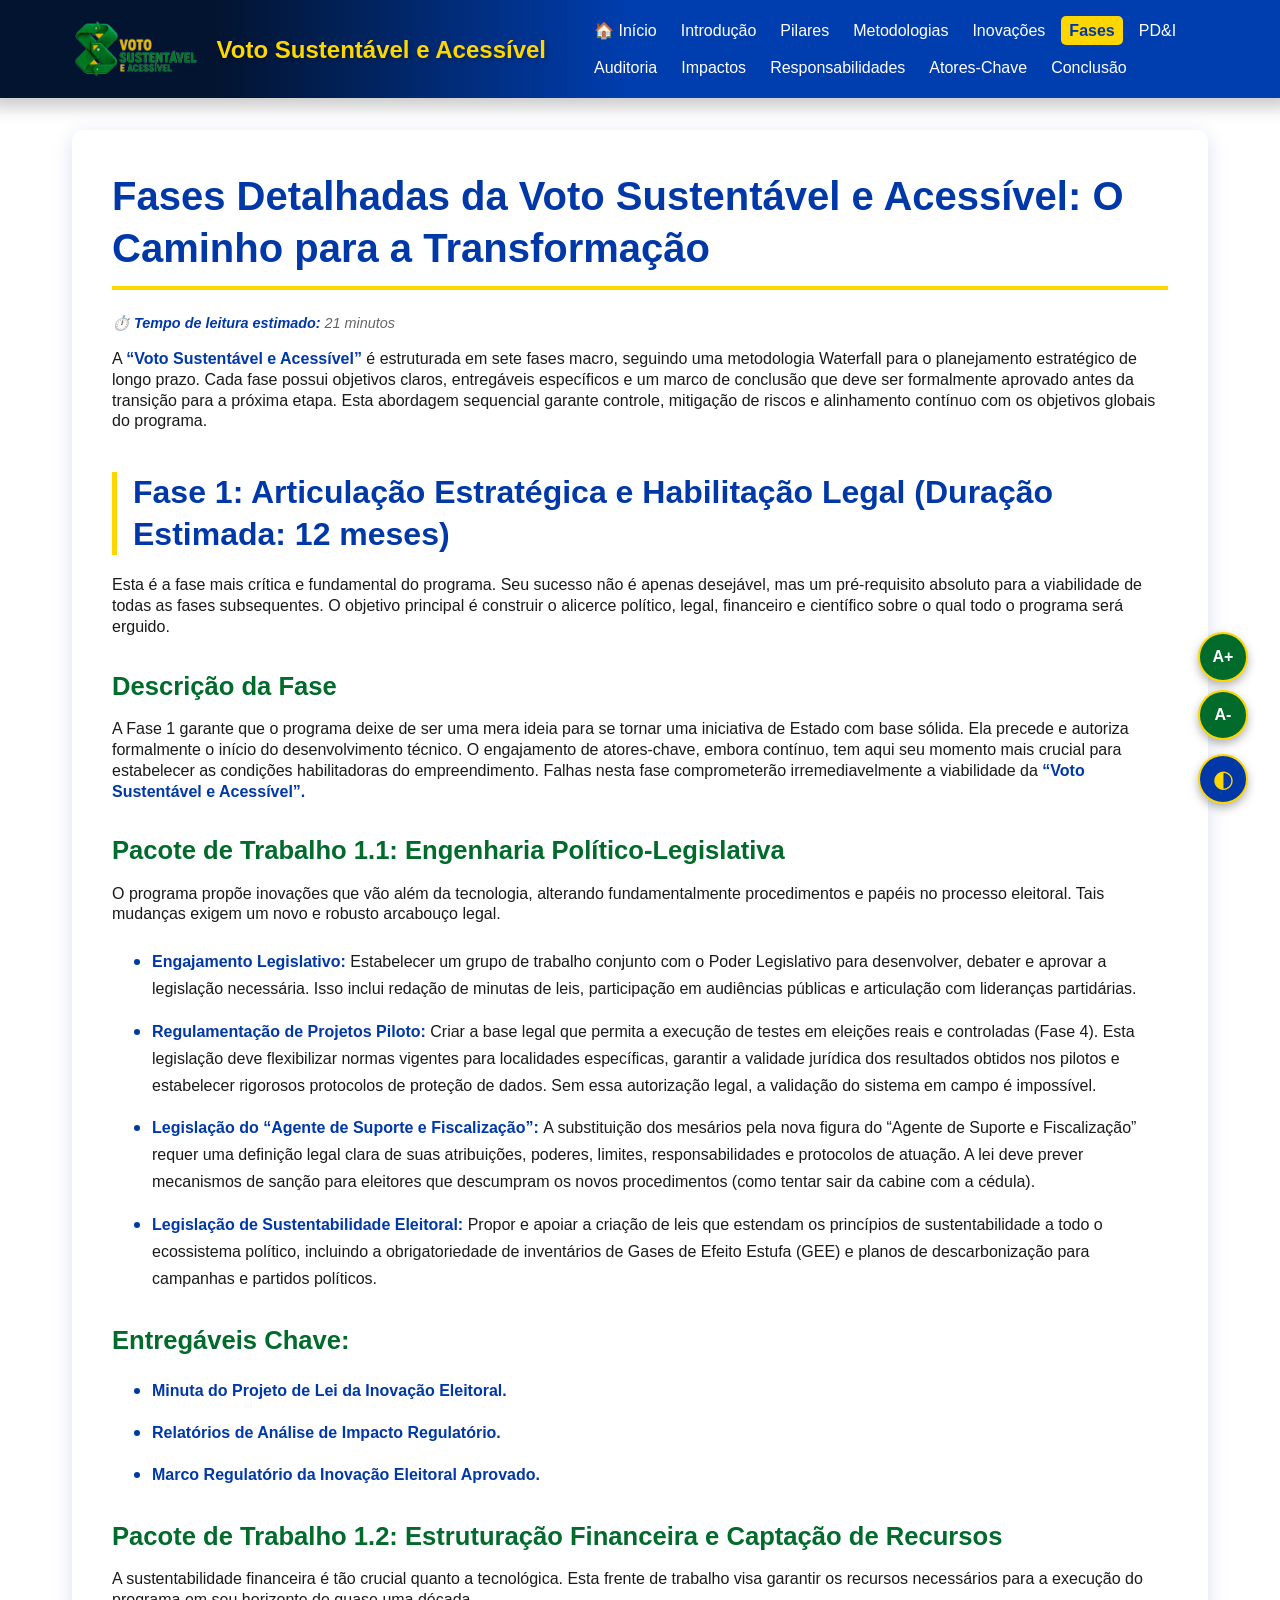
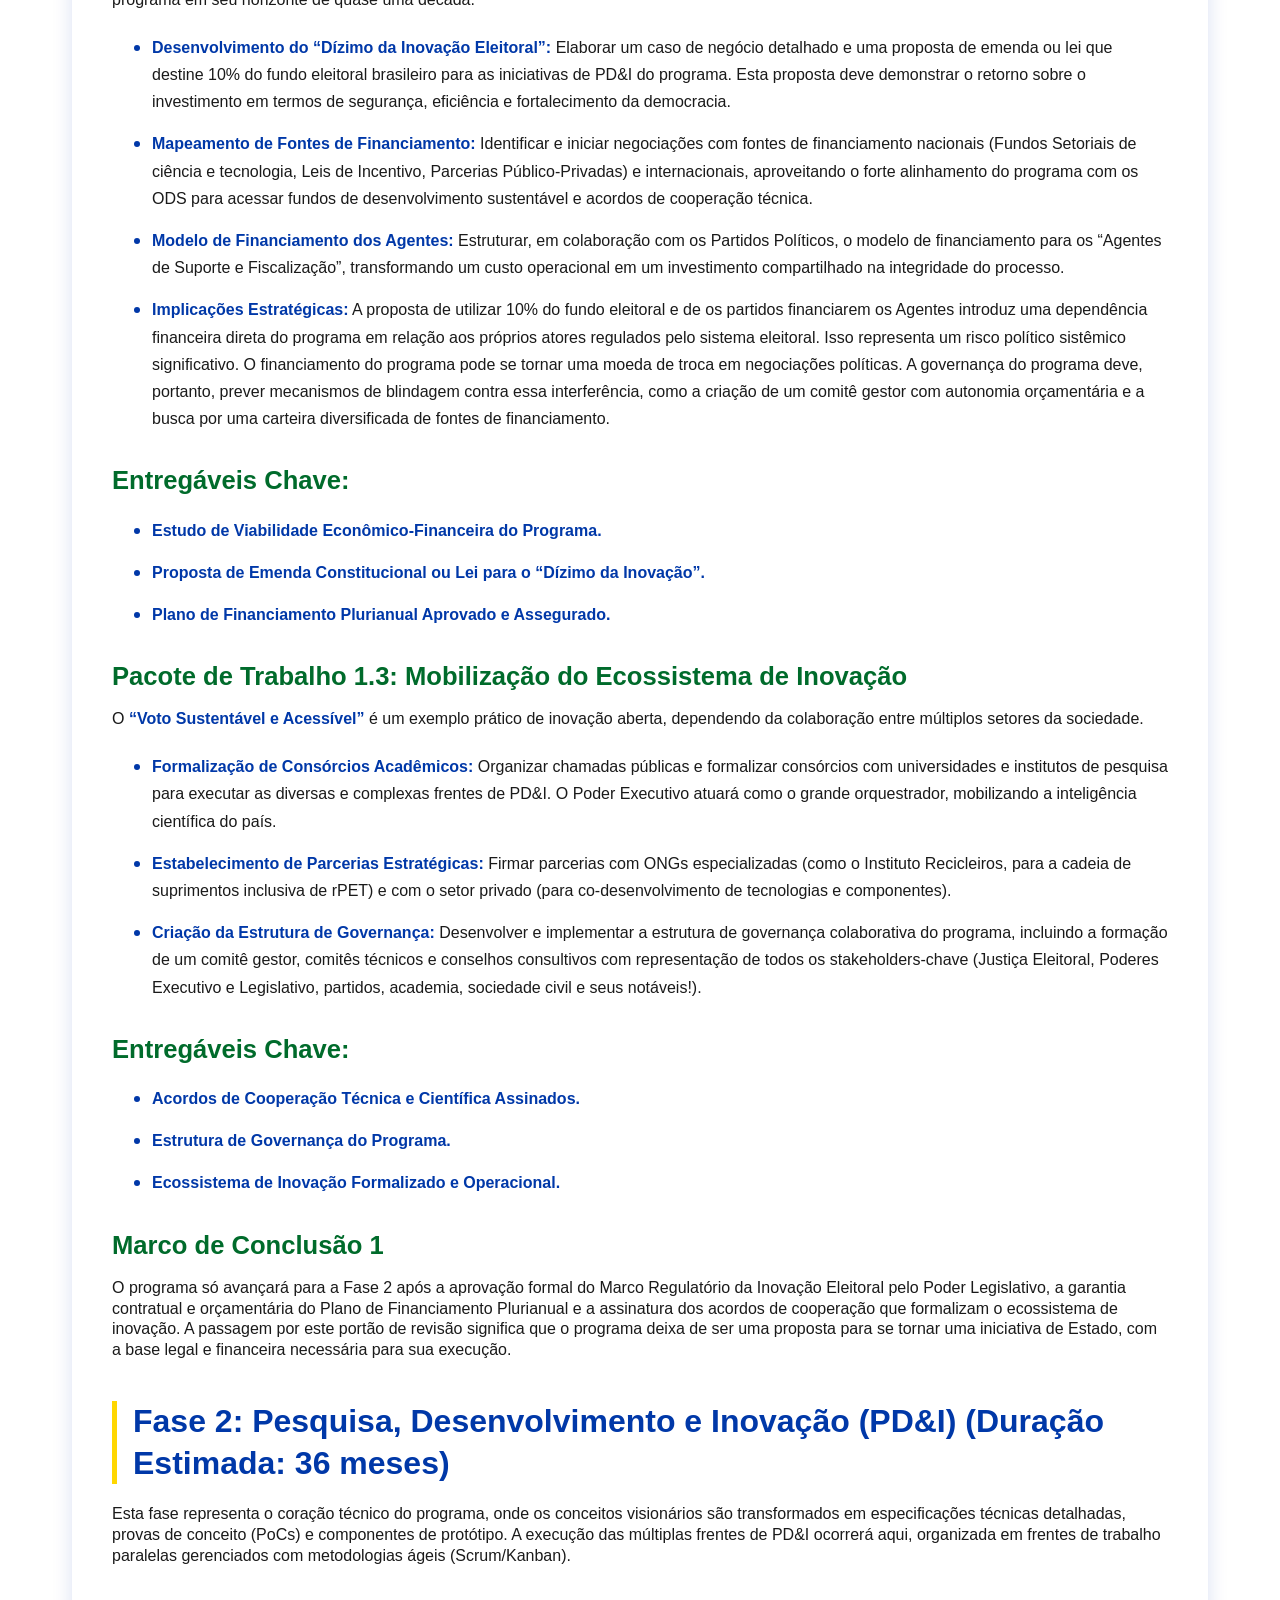
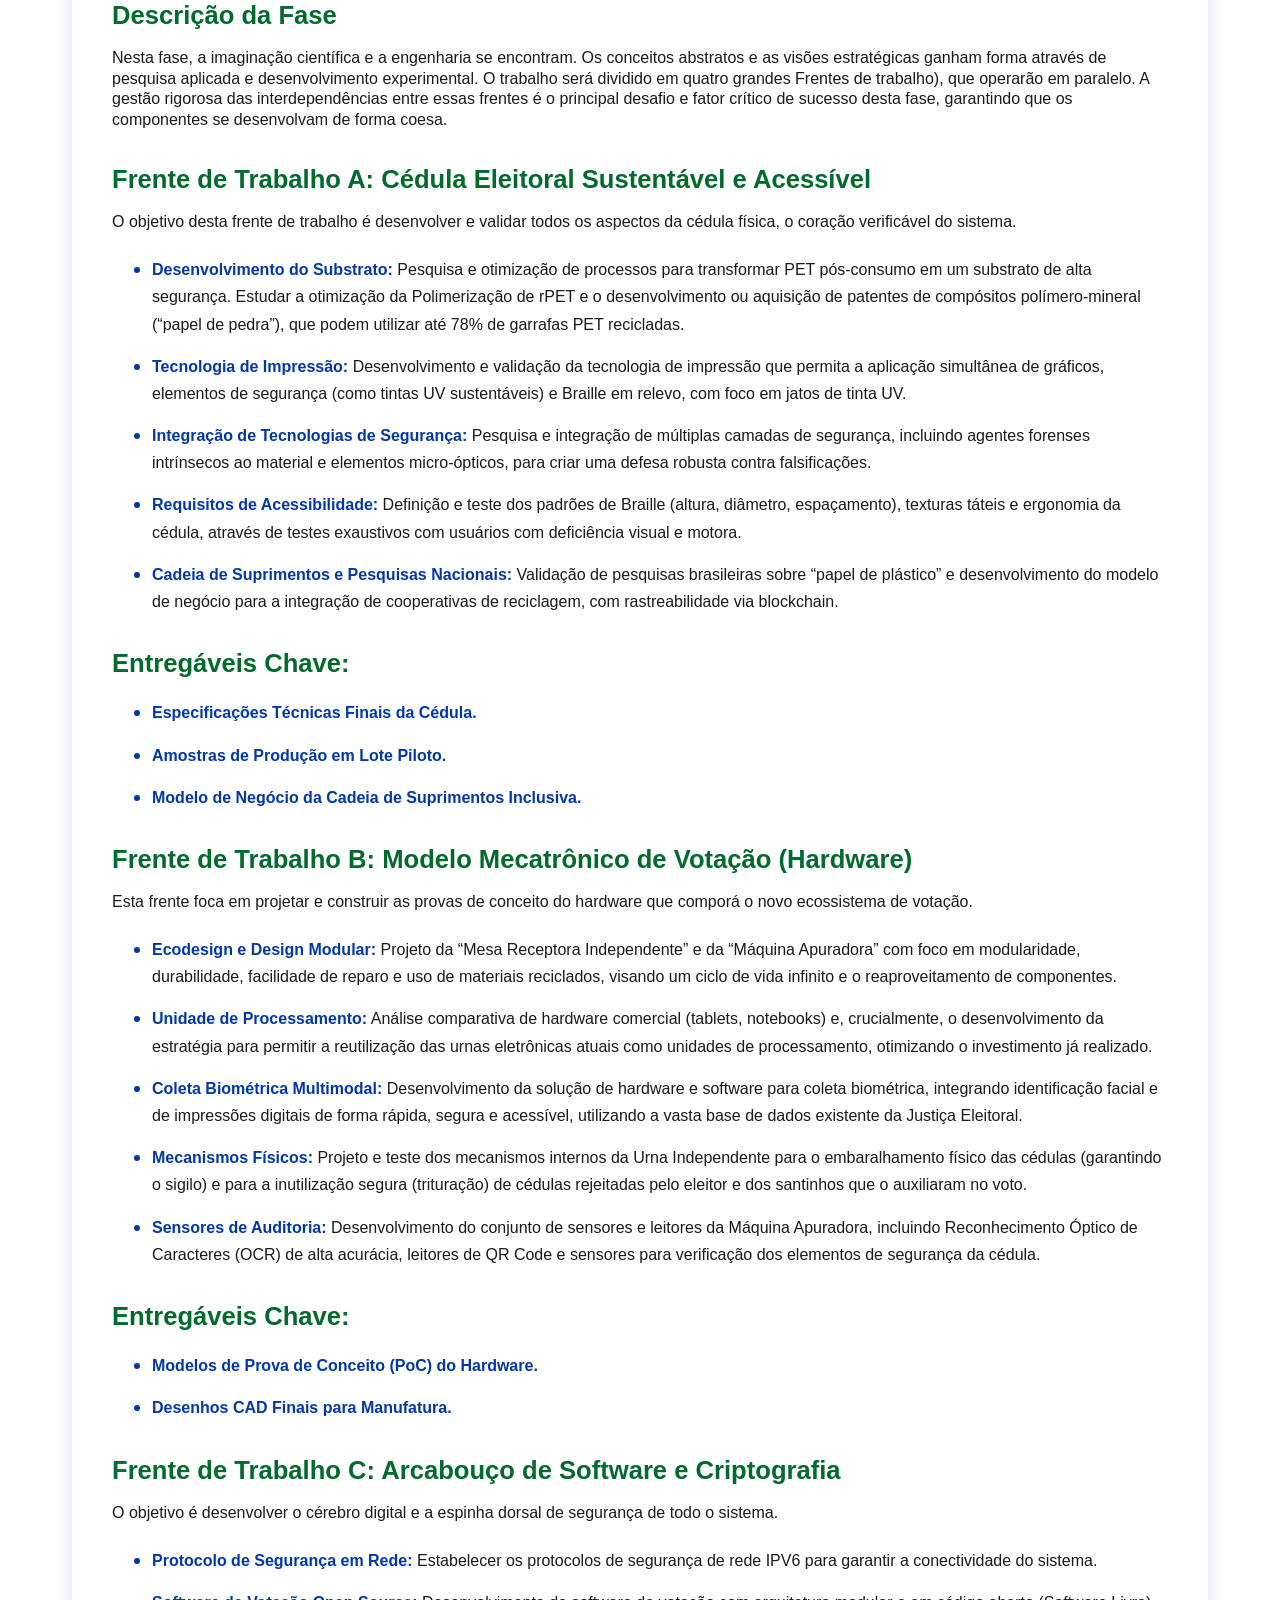
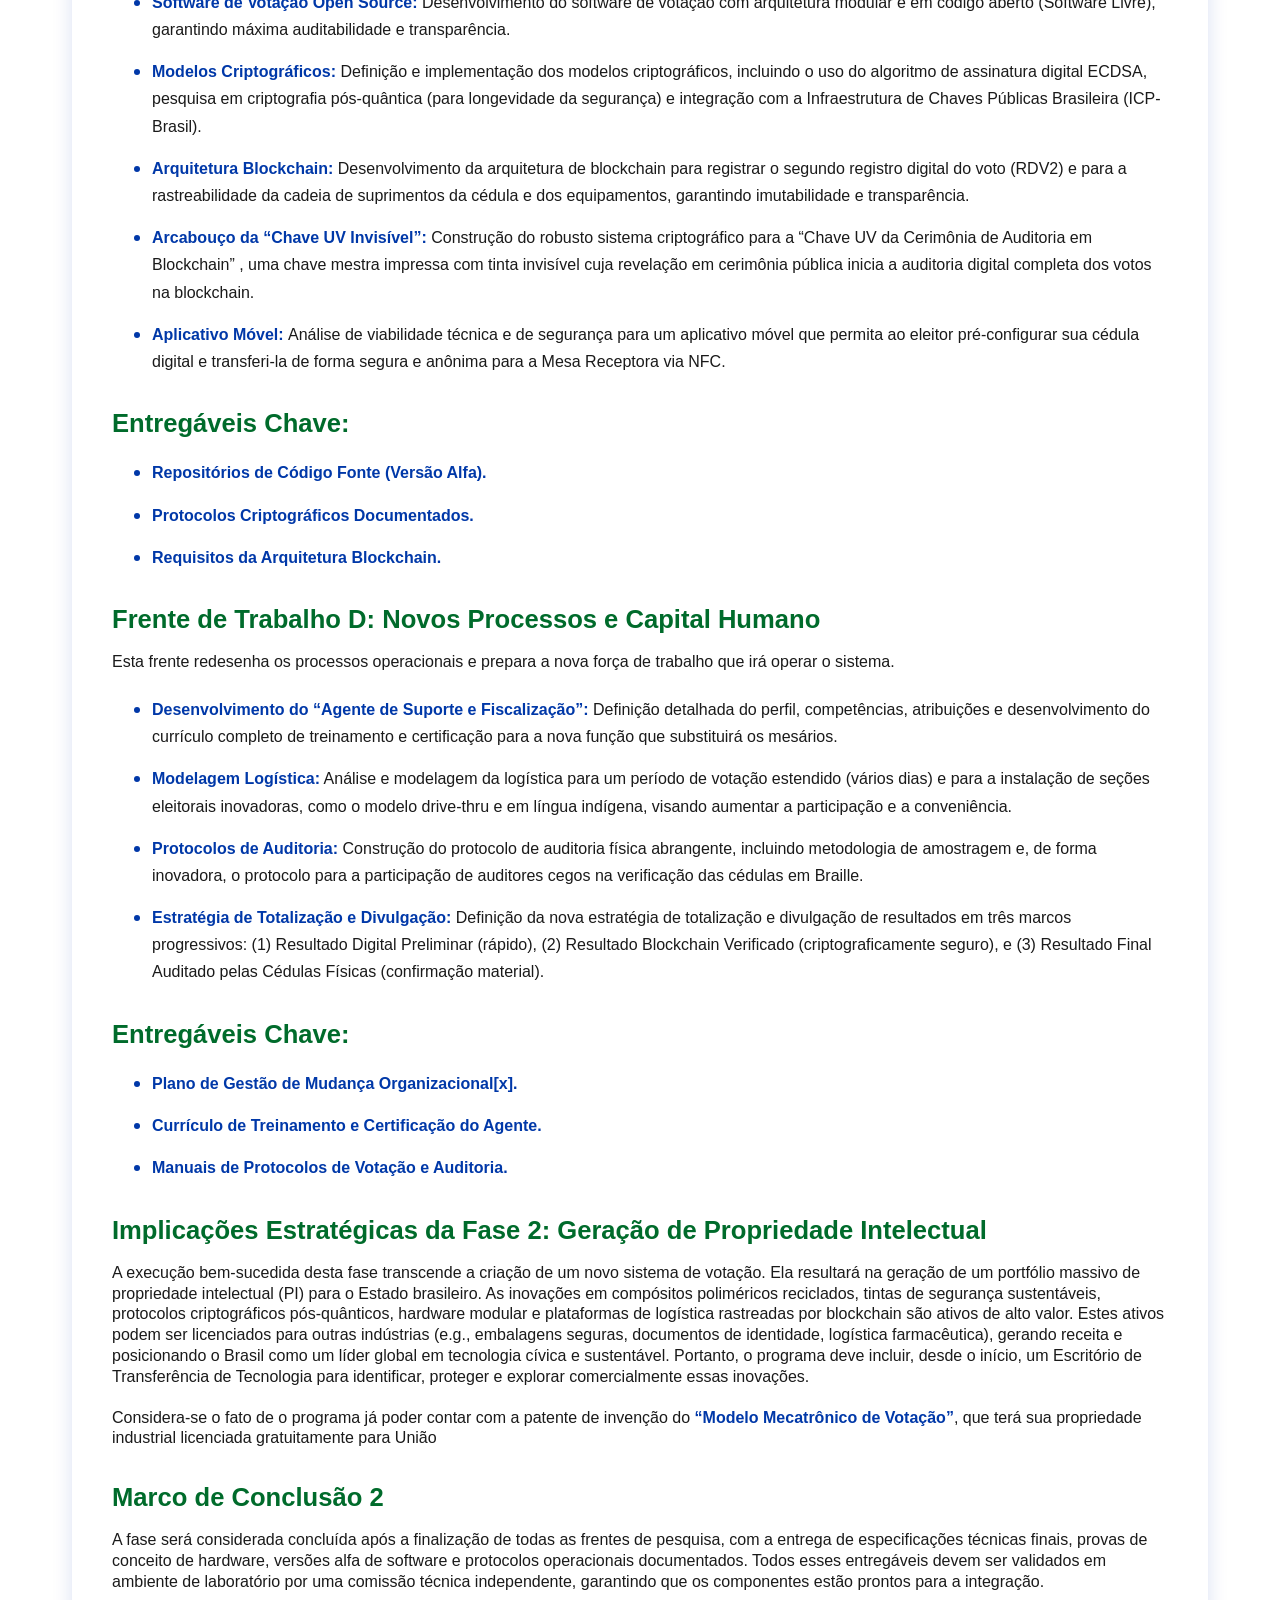
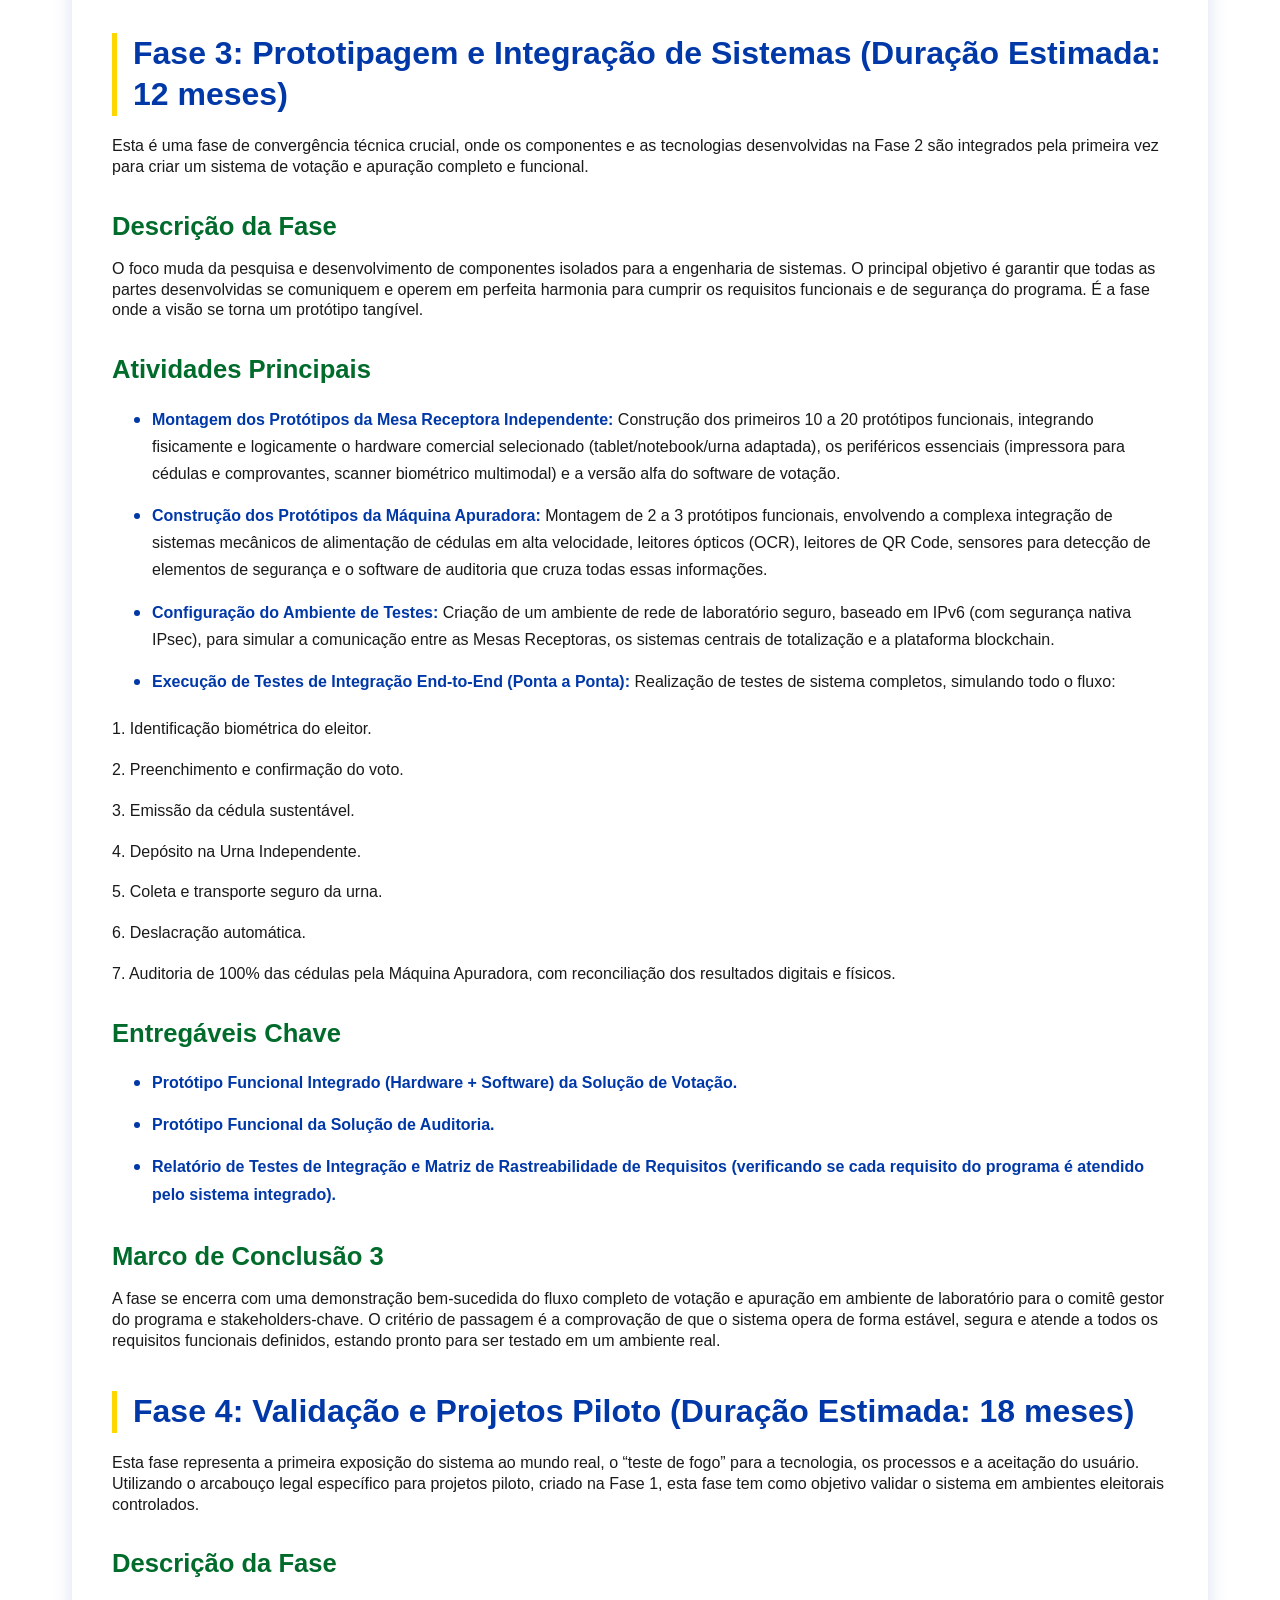
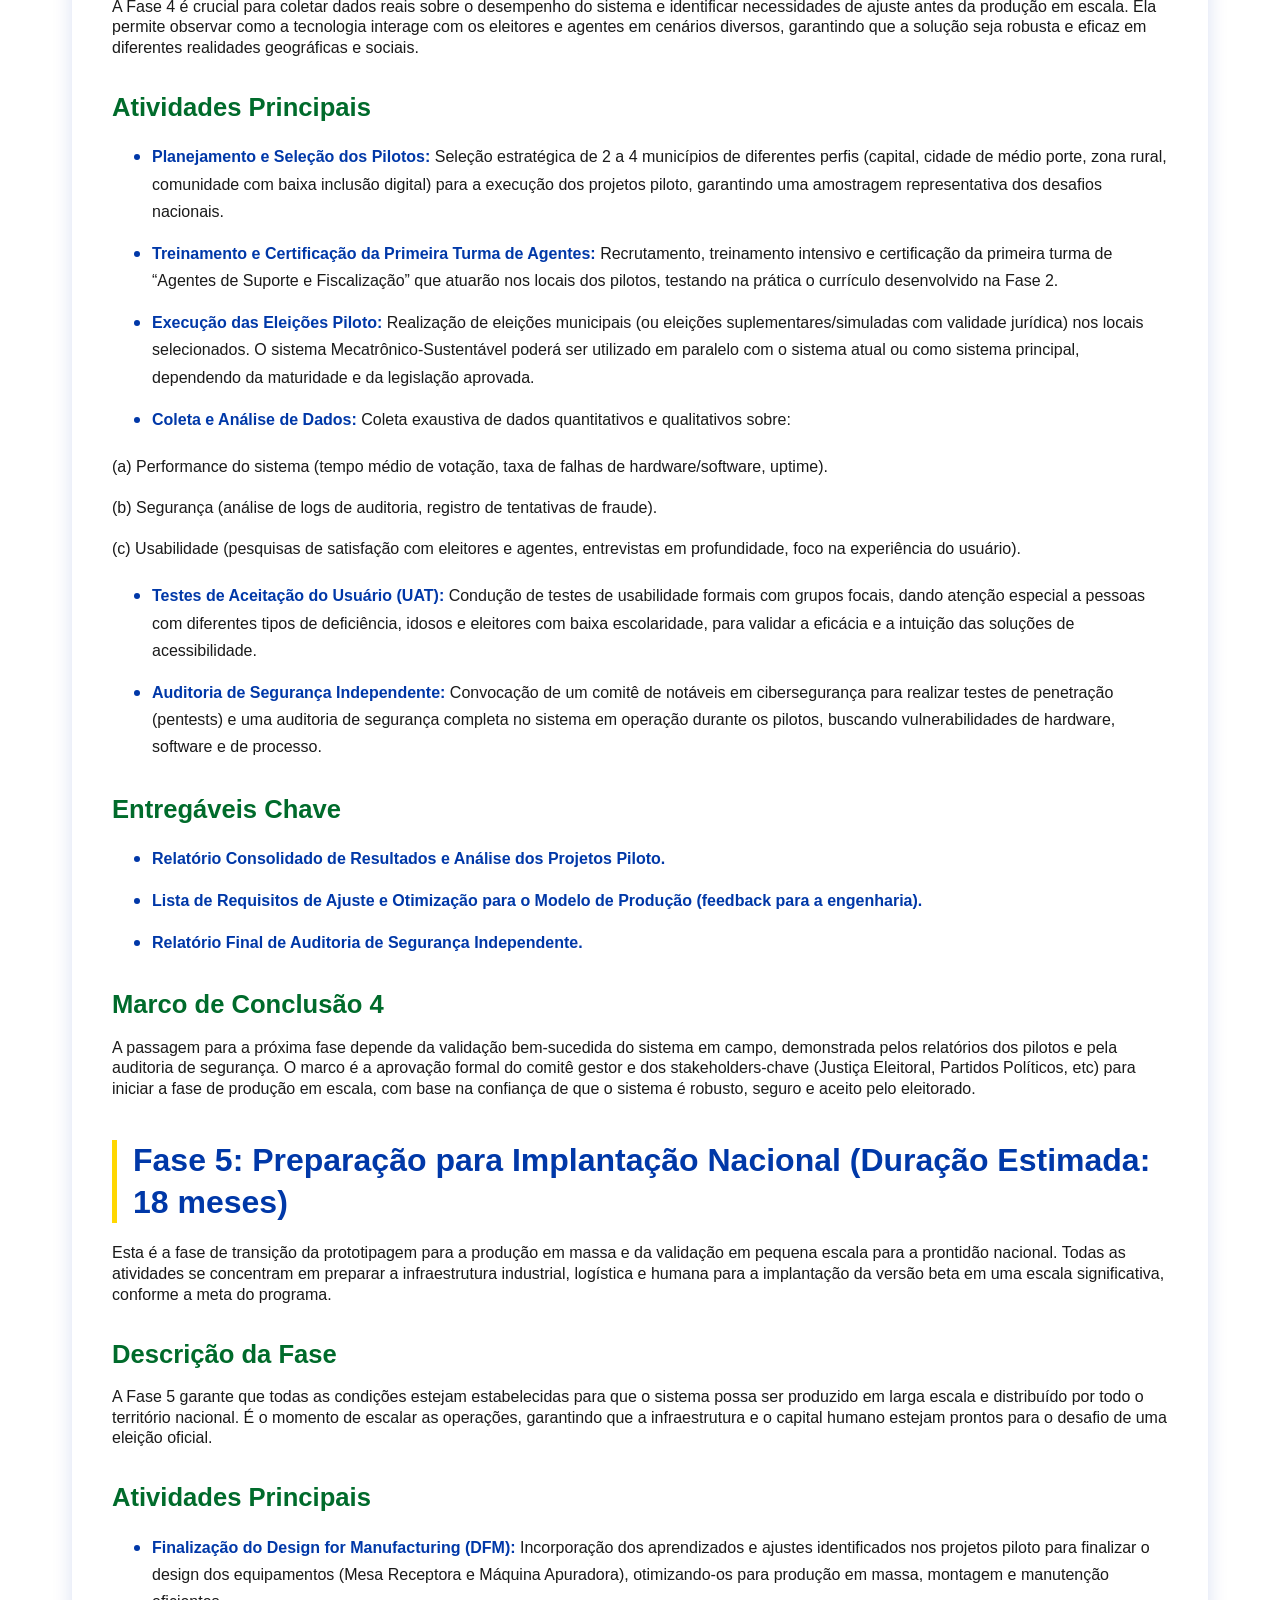
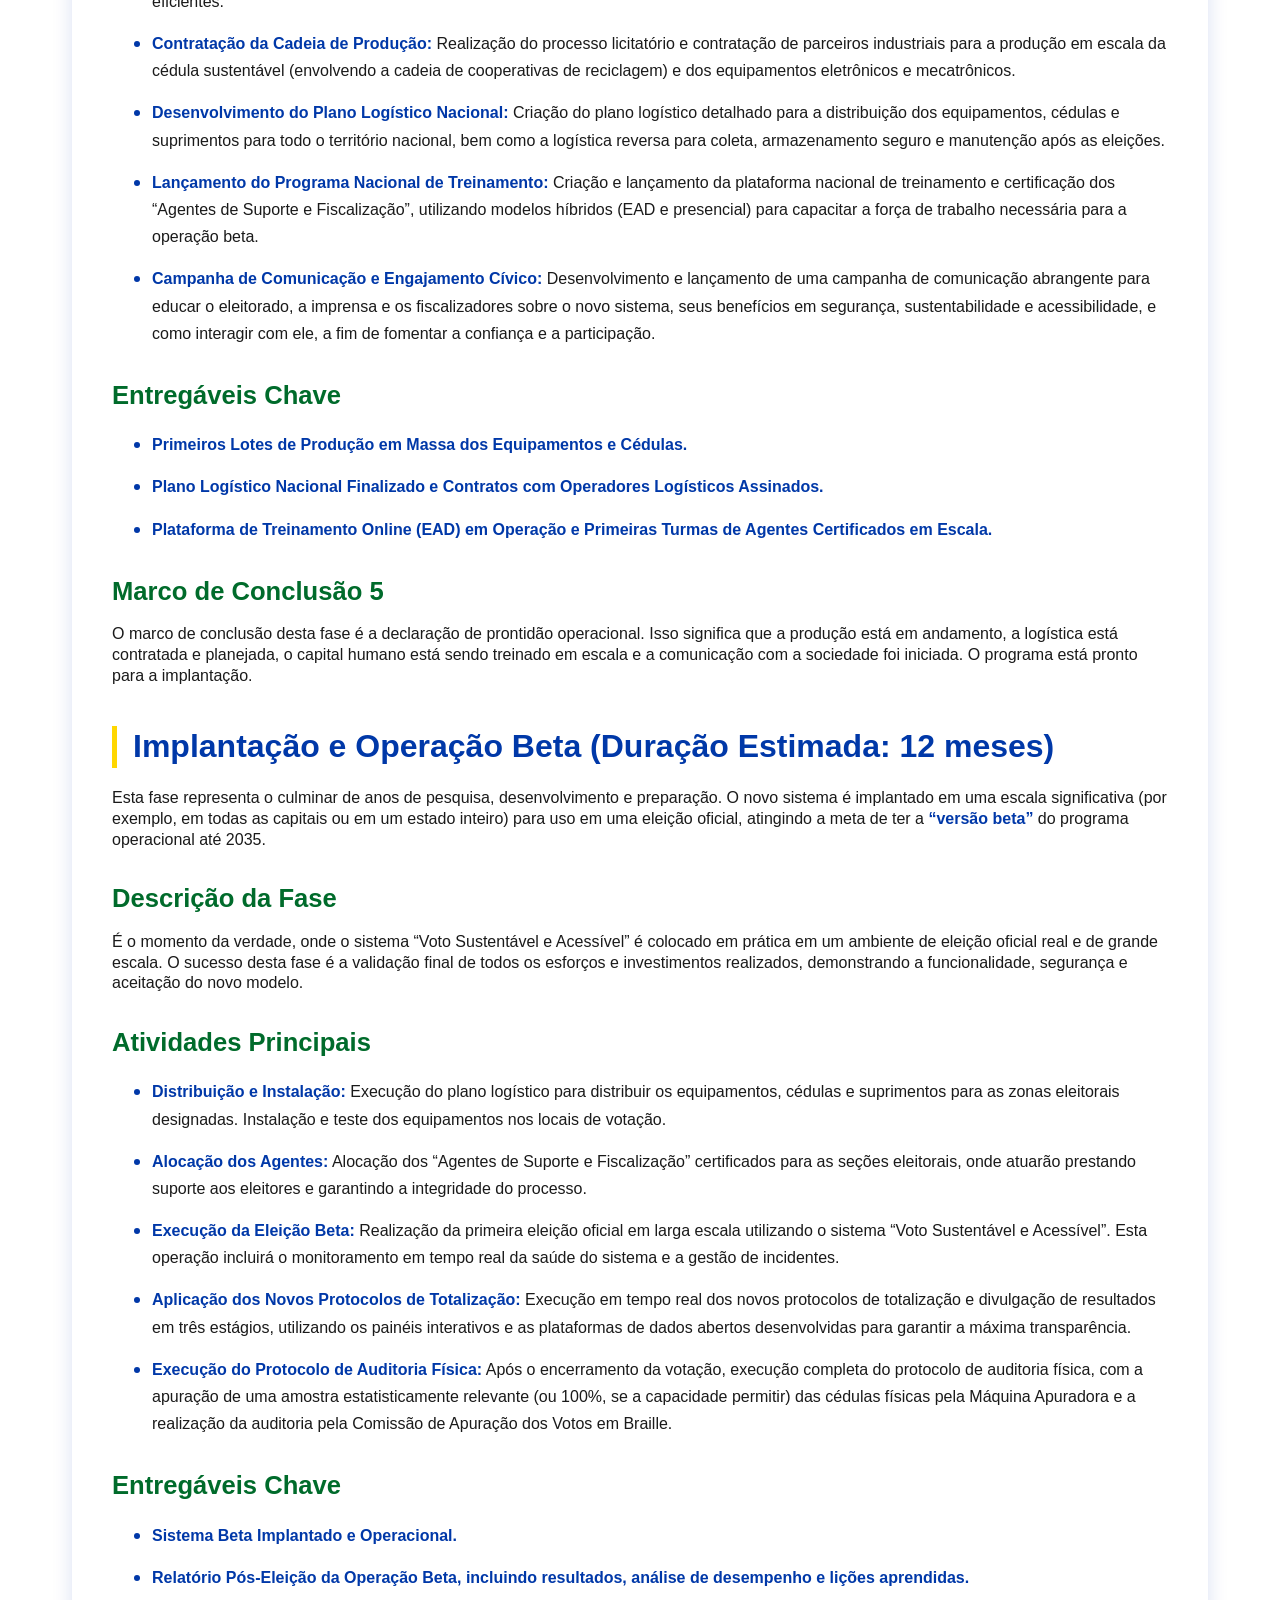
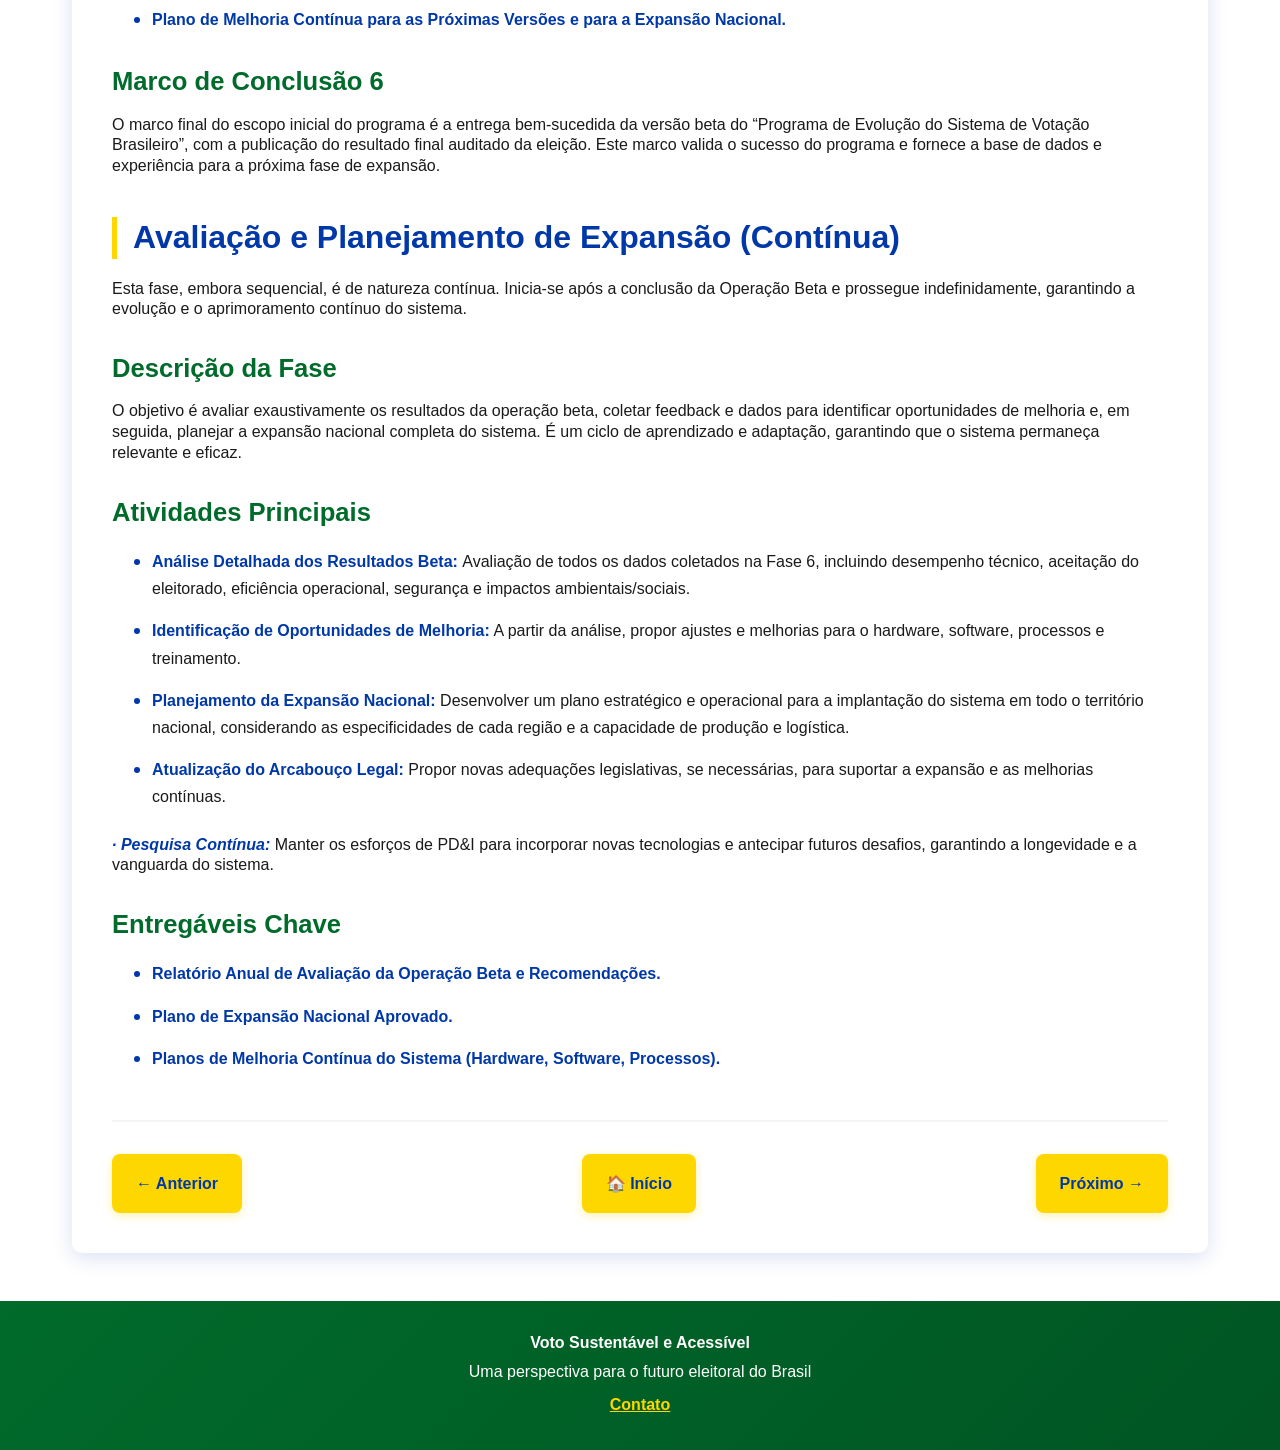
<file: cap5.html>
<!DOCTYPE html>
<html lang="pt-BR">
<head>
    <meta charset="utf-8" />
    <meta content="text/html; charset=utf-8" http-equiv="Content-Type" />
    <meta http-equiv="X-UA-Compatible" content="ie=edge,chrome=1" />
    <meta content="no-cache, no-store, must-revalidate" http-equiv="Cache-Control" />
    <meta content="no-cache" http-equiv="Pragma" />
    <meta content="0" http-equiv="Expires" />
    <meta content="always" name="referrer" />
    <meta name="viewport" content="width=device-width, initial-scale=1.0">
    <meta name="description" content="Fases Detalhadas da Voto Sustentável e Acessível: O Caminho para a Transformação - Programa Voto Sustentável e Acessível">
    <meta name="keywords" content="voto sustentável, acessibilidade, eleições, sustentabilidade, democracia">
    <meta name="author" content="Programa Voto Sustentável e Acessível">
    <link href="/assets/css/styles.css" rel="stylesheet" />
    <title>Fases Detalhadas da Voto Sustentável e Acessível: O Caminho para a Transformação - Voto Sustentável e Acessível</title>
    <script async src="https://cse.google.com/cse.js?cx=9220533801715431d"></script>
</head>
<body>
    <a href="#main-content" class="skip-link">Pular para o conteúdo principal</a>

    <header role="banner">
        <div class="header-container">
            <div class="logo">
                <img src="/assets/img/logomarca150x70.png" alt="Logo do programa Voto Sustentável e Acessível com símbolo verde em formato de laço representando sustentabilidade">
                <span class="logo-text">Voto Sustentável e Acessível</span>
            </div>
            <button class="menu-toggle" aria-expanded="false" aria-controls="navigation">
                ☰ Menu
            </button>
            <nav id="navigation" aria-label="Navegação principal">
                <ul class="nav-links">
                    <li><a href="index2.html">🏠 Início</a></li>
                    <li><a href="cap1.html">Introdução</a></li>
                    <li><a href="cap2.html">Pilares</a></li>
                    <li><a href="cap3.html">Metodologias</a></li>
                    <li><a href="cap4.html">Inovações</a></li>
                    <li><a href="cap5.html" class="active" aria-current="page">Fases</a></li>
                    <li><a href="cap6.html">PD&amp;I</a></li>
                    <li><a href="cap7.html">Auditoria</a></li>
                    <li><a href="cap8.html">Impactos</a></li>
                    <li><a href="cap9.html">Responsabilidades</a></li>
                    <li><a href="cap10.html">Atores-Chave</a></li>
                    <li><a href="cap11.html">Conclusão</a></li>
                </ul>
            </nav>
        </div>
    </header>

    <main id="main-content" role="main" tabindex="-1">
        <div class="container">
            <article>
                <h1>Fases Detalhadas da Voto Sustentável e Acessível: O Caminho para a Transformação</h1>
                <p>A <strong>“Voto Sustentável e Acessível”</strong> é estruturada em sete fases macro, seguindo uma metodologia Waterfall para o planejamento estratégico de longo prazo. Cada fase possui objetivos claros, entregáveis específicos e um marco de conclusão que deve ser formalmente aprovado antes da transição para a próxima etapa. Esta abordagem sequencial garante controle, mitigação de riscos e alinhamento contínuo com os objetivos globais do programa.</p>
                <h2>Fase 1: Articulação Estratégica e Habilitação Legal (Duração Estimada: 12 meses)</h2>
                <p>Esta é a fase mais crítica e fundamental do programa. Seu sucesso não é apenas desejável, mas um pré-requisito absoluto para a viabilidade de todas as fases subsequentes. O objetivo principal é construir o alicerce político, legal, financeiro e científico sobre o qual todo o programa será erguido.</p>
                <h3>Descrição da Fase</h3>
                <p>A Fase 1 garante que o programa deixe de ser uma mera ideia para se tornar uma iniciativa de Estado com base sólida. Ela precede e autoriza formalmente o início do desenvolvimento técnico. O engajamento de atores-chave, embora contínuo, tem aqui seu momento mais crucial para estabelecer as condições habilitadoras do empreendimento. Falhas nesta fase comprometerão irremediavelmente a viabilidade da <strong>“Voto Sustentável e Acessível”.</strong></p>
                <h3>Pacote de Trabalho 1.1: Engenharia Político-Legislativa</h3>
                <p>O programa propõe inovações que vão além da tecnologia, alterando fundamentalmente procedimentos e papéis no processo eleitoral. Tais mudanças exigem um novo e robusto arcabouço legal.</p>
                <ul>
                    <li><strong>Engajamento Legislativo:</strong> Estabelecer um grupo de trabalho conjunto com o Poder Legislativo para desenvolver, debater e aprovar a legislação necessária. Isso inclui redação de minutas de leis, participação em audiências públicas e articulação com lideranças partidárias.</li>
                    <li><strong>Regulamentação de Projetos Piloto:</strong> Criar a base legal que permita a execução de testes em eleições reais e controladas (Fase 4). Esta legislação deve flexibilizar normas vigentes para localidades específicas, garantir a validade jurídica dos resultados obtidos nos pilotos e estabelecer rigorosos protocolos de proteção de dados. Sem essa autorização legal, a validação do sistema em campo é impossível.</li>
                    <li><strong>Legislação do “Agente de Suporte e Fiscalização”: </strong>A substituição dos mesários pela nova figura do “Agente de Suporte e Fiscalização” requer uma definição legal clara de suas atribuições, poderes, limites, responsabilidades e protocolos de atuação. A lei deve prever mecanismos de sanção para eleitores que descumpram os novos procedimentos (como tentar sair da cabine com a cédula).</li>
                    <li><strong>Legislação de Sustentabilidade Eleitoral: </strong>Propor e apoiar a criação de leis que estendam os princípios de sustentabilidade a todo o ecossistema político, incluindo a obrigatoriedade de inventários de Gases de Efeito Estufa (GEE) e planos de descarbonização para campanhas e partidos políticos.</li>
                </ul>
                <h3>Entregáveis Chave:</h3>
                <ul>
                    <li><strong>Minuta do Projeto de Lei da Inovação Eleitoral.</strong></li>
                    <li><strong>Relatórios de Análise de Impacto Regulatório.</strong></li>
                    <li><strong>Marco Regulatório da Inovação Eleitoral Aprovado.</strong></li>
                </ul>
                <h3>Pacote de Trabalho 1.2: Estruturação Financeira e Captação de Recursos</h3>
                <p>A sustentabilidade financeira é tão crucial quanto a tecnológica. Esta frente de trabalho visa garantir os recursos necessários para a execução do programa em seu horizonte de quase uma década.</p>
                <ul>
                    <li><strong>Desenvolvimento do “Dízimo da Inovação Eleitoral”: </strong>Elaborar um caso de negócio detalhado e uma proposta de emenda ou lei que destine 10% do fundo eleitoral brasileiro para as iniciativas de PD&amp;I do programa. Esta proposta deve demonstrar o retorno sobre o investimento em termos de segurança, eficiência e fortalecimento da democracia.</li>
                    <li><strong>Mapeamento de Fontes de Financiamento:</strong> Identificar e iniciar negociações com fontes de financiamento nacionais (Fundos Setoriais de ciência e tecnologia, Leis de Incentivo, Parcerias Público-Privadas) e internacionais, aproveitando o forte alinhamento do programa com os ODS para acessar fundos de desenvolvimento sustentável e acordos de cooperação técnica.</li>
                    <li><strong>Modelo de Financiamento dos Agentes:</strong> Estruturar, em colaboração com os Partidos Políticos, o modelo de financiamento para os “Agentes de Suporte e Fiscalização”, transformando um custo operacional em um investimento compartilhado na integridade do processo.</li>
                    <li><strong>Implicações Estratégicas:</strong> A proposta de utilizar 10% do fundo eleitoral e de os partidos financiarem os Agentes introduz uma dependência financeira direta do programa em relação aos próprios atores regulados pelo sistema eleitoral. Isso representa um risco político sistêmico significativo. O financiamento do programa pode se tornar uma moeda de troca em negociações políticas. A governança do programa deve, portanto, prever mecanismos de blindagem contra essa interferência, como a criação de um comitê gestor com autonomia orçamentária e a busca por uma carteira diversificada de fontes de financiamento.</li>
                </ul>
                <h3>Entregáveis Chave:</h3>
                <ul>
                    <li><strong>Estudo de Viabilidade Econômico-Financeira do Programa.</strong></li>
                    <li><strong>Proposta de Emenda Constitucional ou Lei para o “Dízimo da Inovação”.</strong></li>
                    <li><strong>Plano de Financiamento Plurianual Aprovado e Assegurado.</strong></li>
                </ul>
                <h3>Pacote de Trabalho 1.3: Mobilização do Ecossistema de Inovação</h3>
                <p>O<strong> “Voto Sustentável e Acessível”</strong> é um exemplo prático de inovação aberta, dependendo da colaboração entre múltiplos setores da sociedade.</p>
                <ul>
                    <li><strong>Formalização de Consórcios Acadêmicos:</strong> Organizar chamadas públicas e formalizar consórcios com universidades e institutos de pesquisa para executar as diversas e complexas frentes de PD&amp;I. O Poder Executivo atuará como o grande orquestrador, mobilizando a inteligência científica do país.</li>
                    <li><strong>Estabelecimento de Parcerias Estratégicas: </strong>Firmar parcerias com ONGs especializadas (como o Instituto Recicleiros, para a cadeia de suprimentos inclusiva de rPET) e com o setor privado (para co-desenvolvimento de tecnologias e componentes).</li>
                    <li><strong>Criação da Estrutura de Governança:</strong> Desenvolver e implementar a estrutura de governança colaborativa do programa, incluindo a formação de um comitê gestor, comitês técnicos e conselhos consultivos com representação de todos os stakeholders-chave (Justiça Eleitoral, Poderes Executivo e Legislativo, partidos, academia, sociedade civil e seus notáveis!).</li>
                </ul>
                <h3>Entregáveis Chave:</h3>
                <ul>
                    <li><strong>Acordos de Cooperação Técnica e Científica Assinados.</strong></li>
                    <li><strong>Estrutura de Governança do Programa.</strong></li>
                    <li><strong>Ecossistema de Inovação Formalizado e Operacional.</strong></li>
                </ul>
                <h3>Marco de Conclusão 1</h3>
                <p>O programa só avançará para a Fase 2 após a aprovação formal do Marco Regulatório da Inovação Eleitoral pelo Poder Legislativo, a garantia contratual e orçamentária do Plano de Financiamento Plurianual e a assinatura dos acordos de cooperação que formalizam o ecossistema de inovação. A passagem por este portão de revisão significa que o programa deixa de ser uma proposta para se tornar uma iniciativa de Estado, com a base legal e financeira necessária para sua execução.</p>
                <h2>Fase 2: Pesquisa, Desenvolvimento e Inovação (PD&amp;I) (Duração Estimada: 36 meses)</h2>
                <p>Esta fase representa o coração técnico do programa, onde os conceitos visionários são transformados em especificações técnicas detalhadas, provas de conceito (PoCs) e componentes de protótipo. A execução das múltiplas frentes de PD&amp;I ocorrerá aqui, organizada em frentes de trabalho paralelas gerenciados com metodologias ágeis (Scrum/Kanban).</p>
                <h3>Descrição da Fase</h3>
                <p>Nesta fase, a imaginação científica e a engenharia se encontram. Os conceitos abstratos e as visões estratégicas ganham forma através de pesquisa aplicada e desenvolvimento experimental. O trabalho será dividido em quatro grandes Frentes de trabalho), que operarão em paralelo. A gestão rigorosa das interdependências entre essas frentes é o principal desafio e fator crítico de sucesso desta fase, garantindo que os componentes se desenvolvam de forma coesa.</p>
                <h3>Frente de Trabalho A: Cédula Eleitoral Sustentável e Acessível</h3>
                <p>O objetivo desta frente de trabalho é desenvolver e validar todos os aspectos da cédula física, o coração verificável do sistema.</p>
                <ul>
                    <li><strong>Desenvolvimento do Substrato:</strong> Pesquisa e otimização de processos para transformar PET pós-consumo em um substrato de alta segurança. Estudar a otimização da Polimerização de rPET e o desenvolvimento ou aquisição de patentes de compósitos polímero-mineral (“papel de pedra”), que podem utilizar até 78% de garrafas PET recicladas.</li>
                    <li><strong>Tecnologia de Impressão:</strong> Desenvolvimento e validação da tecnologia de impressão que permita a aplicação simultânea de gráficos, elementos de segurança (como tintas UV sustentáveis) e Braille em relevo, com foco em jatos de tinta UV.</li>
                    <li><strong>Integração de Tecnologias de Segurança:</strong> Pesquisa e integração de múltiplas camadas de segurança, incluindo agentes forenses intrínsecos ao material e elementos micro-ópticos, para criar uma defesa robusta contra falsificações.</li>
                    <li><strong>Requisitos de Acessibilidade:</strong> Definição e teste dos padrões de Braille (altura, diâmetro, espaçamento), texturas táteis e ergonomia da cédula, através de testes exaustivos com usuários com deficiência visual e motora.</li>
                    <li><strong>Cadeia de Suprimentos e Pesquisas Nacionais:</strong> Validação de pesquisas brasileiras sobre “papel de plástico” e desenvolvimento do modelo de negócio para a integração de cooperativas de reciclagem, com rastreabilidade via blockchain.</li>
                </ul>
                <h3>Entregáveis Chave:</h3>
                <ul>
                    <li><strong>Especificações Técnicas Finais da Cédula.</strong></li>
                    <li><strong>Amostras de Produção em Lote Piloto.</strong></li>
                    <li><strong>Modelo de Negócio da Cadeia de Suprimentos Inclusiva.</strong></li>
                </ul>
                <h3>Frente de Trabalho B: Modelo Mecatrônico de Votação (Hardware)</h3>
                <p>Esta frente foca em projetar e construir as provas de conceito do hardware que comporá o novo ecossistema de votação.</p>
                <ul>
                    <li><strong>Ecodesign e Design Modular:</strong> Projeto da “Mesa Receptora Independente” e da “Máquina Apuradora” com foco em modularidade, durabilidade, facilidade de reparo e uso de materiais reciclados, visando um ciclo de vida infinito e o reaproveitamento de componentes.</li>
                    <li><strong>Unidade de Processamento:</strong> Análise comparativa de hardware comercial (tablets, notebooks) e, crucialmente, o desenvolvimento da estratégia para permitir a reutilização das urnas eletrônicas atuais como unidades de processamento, otimizando o investimento já realizado.</li>
                    <li><strong>Coleta Biométrica Multimodal:</strong> Desenvolvimento da solução de hardware e software para coleta biométrica, integrando identificação facial e de impressões digitais de forma rápida, segura e acessível, utilizando a vasta base de dados existente da Justiça Eleitoral.</li>
                    <li><strong>Mecanismos Físicos</strong><strong>: </strong>Projeto e teste dos mecanismos internos da Urna Independente para o embaralhamento físico das cédulas (garantindo o sigilo) e para a inutilização segura (trituração) de cédulas rejeitadas pelo eleitor e dos santinhos que o auxiliaram no voto.</li>
                    <li><strong>Sensores de Auditoria:</strong> Desenvolvimento do conjunto de sensores e leitores da Máquina Apuradora, incluindo Reconhecimento Óptico de Caracteres (OCR) de alta acurácia, leitores de QR Code e sensores para verificação dos elementos de segurança da cédula.</li>
                </ul>
                <h3>Entregáveis Chave:</h3>
                <ul>
                    <li><strong>Modelos de Prova de Conceito (PoC) do Hardware.</strong></li>
                    <li><strong>Desenhos CAD Finais para Manufatura.</strong></li>
                </ul>
                <h3>Frente de Trabalho C: Arcabouço de Software e Criptografia</h3>
                <p>O objetivo é desenvolver o cérebro digital e a espinha dorsal de segurança de todo o sistema.</p>
                <ul>
                    <li><strong>Protocolo de Segurança em Rede:</strong> Estabelecer os protocolos de segurança de rede IPV6 para garantir a conectividade do sistema.</li>
                    <li><strong>Software de Votação Open Source:</strong> Desenvolvimento do software de votação com arquitetura modular e em código aberto (Software Livre), garantindo máxima auditabilidade e transparência.</li>
                    <li><strong>Modelos Criptográficos:</strong> Definição e implementação dos modelos criptográficos, incluindo o uso do algoritmo de assinatura digital ECDSA, pesquisa em criptografia pós-quântica (para longevidade da segurança) e integração com a Infraestrutura de Chaves Públicas Brasileira (ICP-Brasil).</li>
                    <li><strong>Arquitetura Blockchain:</strong> Desenvolvimento da arquitetura de blockchain para registrar o segundo registro digital do voto (RDV2) e para a rastreabilidade da cadeia de suprimentos da cédula e dos equipamentos, garantindo imutabilidade e transparência.</li>
                    <li><strong>Arcabouço da “Chave UV Invisível”:</strong> Construção do robusto sistema criptográfico para a “Chave UV da Cerimônia de Auditoria em Blockchain” , uma chave mestra impressa com tinta invisível cuja revelação em cerimônia pública inicia a auditoria digital completa dos votos na blockchain.</li>
                    <li><strong>Aplicativo Móvel: </strong>Análise de viabilidade técnica e de segurança para um aplicativo móvel que permita ao eleitor pré-configurar sua cédula digital e transferi-la de forma segura e anônima para a Mesa Receptora via NFC.</li>
                </ul>
                <h3>Entregáveis Chave:</h3>
                <ul>
                    <li><strong>Repositórios de Código Fonte (Versão Alfa).</strong></li>
                    <li><strong>Protocolos Criptográficos Documentados.</strong></li>
                    <li><strong>Requisitos da Arquitetura Blockchain.</strong></li>
                </ul>
                <h3>Frente de Trabalho D: Novos Processos e Capital Humano</h3>
                <p>Esta frente redesenha os processos operacionais e prepara a nova força de trabalho que irá operar o sistema.</p>
                <ul>
                    <li><strong>Desenvolvimento do “Agente de Suporte e Fiscalização”:</strong> Definição detalhada do perfil, competências, atribuições e desenvolvimento do currículo completo de treinamento e certificação para a nova função que substituirá os mesários.</li>
                    <li><strong>Modelagem Logística:</strong> Análise e modelagem da logística para um período de votação estendido (vários dias) e para a instalação de seções eleitorais inovadoras, como o modelo drive-thru e em língua indígena, visando aumentar a participação e a conveniência.</li>
                    <li><strong>Protocolos de Auditoria:</strong> Construção do protocolo de auditoria física abrangente, incluindo metodologia de amostragem e, de forma inovadora, o protocolo para a participação de auditores cegos na verificação das cédulas em Braille.</li>
                    <li><strong>Estratégia de Totalização e Divulgação:</strong> Definição da nova estratégia de totalização e divulgação de resultados em três marcos progressivos: (1) Resultado Digital Preliminar (rápido), (2) Resultado Blockchain Verificado (criptograficamente seguro), e (3) Resultado Final Auditado pelas Cédulas Físicas (confirmação material).</li>
                </ul>
                <h3>Entregáveis Chave:</h3>
                <ul>
                    <li><strong>Plano de Gestão de Mudança Organizacional[x].</strong></li>
                    <li><strong>Currículo de Treinamento e Certificação do Agente.</strong></li>
                    <li><strong>Manuais de Protocolos de Votação e Auditoria.</strong></li>
                </ul>
                <h3>Implicações Estratégicas da Fase 2: Geração de Propriedade Intelectual</h3>
                <p>A execução bem-sucedida desta fase transcende a criação de um novo sistema de votação. Ela resultará na geração de um portfólio massivo de propriedade intelectual (PI) para o Estado brasileiro. As inovações em compósitos poliméricos reciclados, tintas de segurança sustentáveis, protocolos criptográficos pós-quânticos, hardware modular e plataformas de logística rastreadas por blockchain são ativos de alto valor. Estes ativos podem ser licenciados para outras indústrias (e.g., embalagens seguras, documentos de identidade, logística farmacêutica), gerando receita e posicionando o Brasil como um líder global em tecnologia cívica e sustentável. Portanto, o programa deve incluir, desde o início, um Escritório de Transferência de Tecnologia para identificar, proteger e explorar comercialmente essas inovações.</p>
                <p>Considera-se o fato de o programa já poder contar com a patente de invenção do <strong>“Modelo Mecatrônico de Votação”</strong>, que terá sua propriedade industrial licenciada gratuitamente para União</p>
                <h3>Marco de Conclusão 2</h3>
                <p>A fase será considerada concluída após a finalização de todas as frentes de pesquisa, com a entrega de especificações técnicas finais, provas de conceito de hardware, versões alfa de software e protocolos operacionais documentados. Todos esses entregáveis devem ser validados em ambiente de laboratório por uma comissão técnica independente, garantindo que os componentes estão prontos para a integração.</p>
                <h2>Fase 3: Prototipagem e Integração de Sistemas (Duração Estimada: 12 meses)</h2>
                <p>Esta é uma fase de convergência técnica crucial, onde os componentes e as tecnologias desenvolvidas na Fase 2 são integrados pela primeira vez para criar um sistema de votação e apuração completo e funcional.</p>
                <h3>Descrição da Fase</h3>
                <p>O foco muda da pesquisa e desenvolvimento de componentes isolados para a engenharia de sistemas. O principal objetivo é garantir que todas as partes desenvolvidas se comuniquem e operem em perfeita harmonia para cumprir os requisitos funcionais e de segurança do programa. É a fase onde a visão se torna um protótipo tangível.</p>
                <h3>Atividades Principais</h3>
                <ul>
                    <li><strong>Montagem dos Protótipos da Mesa Receptora Independente:</strong> Construção dos primeiros 10 a 20 protótipos funcionais, integrando fisicamente e logicamente o hardware comercial selecionado (tablet/notebook/urna adaptada), os periféricos essenciais (impressora para cédulas e comprovantes, scanner biométrico multimodal) e a versão alfa do software de votação.</li>
                    <li><strong>Construção dos Protótipos da Máquina Apuradora:</strong> Montagem de 2 a 3 protótipos funcionais, envolvendo a complexa integração de sistemas mecânicos de alimentação de cédulas em alta velocidade, leitores ópticos (OCR), leitores de QR Code, sensores para detecção de elementos de segurança e o software de auditoria que cruza todas essas informações.</li>
                    <li><strong>Configuração do Ambiente de Testes:</strong> Criação de um ambiente de rede de laboratório seguro, baseado em IPv6 (com segurança nativa IPsec), para simular a comunicação entre as Mesas Receptoras, os sistemas centrais de totalização e a plataforma blockchain.</li>
                    <li><strong>Execução de Testes de Integração End-to-End (Ponta a Ponta): </strong>Realização de testes de sistema completos, simulando todo o fluxo:</li>
                </ul>
                <p>1. Identificação biométrica do eleitor.</p>
                <p>2. Preenchimento e confirmação do voto.</p>
                <p>3. Emissão da cédula sustentável. </p>
                <p>4. Depósito na Urna Independente.</p>
                <p>5. Coleta e transporte seguro da urna.</p>
                <p>6. Deslacração automática.</p>
                <p>7. Auditoria de 100% das cédulas pela Máquina Apuradora, com reconciliação dos resultados digitais e físicos.</p>
                <h3>Entregáveis Chave</h3>
                <ul>
                    <li><strong>Protótipo Funcional Integrado (Hardware + Software) da Solução de Votação.</strong></li>
                    <li><strong>Protótipo Funcional da Solução de Auditoria.</strong></li>
                    <li><strong>Relatório de Testes de Integração e Matriz de Rastreabilidade de Requisitos (verificando se cada requisito do programa é atendido pelo sistema integrado).</strong></li>
                </ul>
                <h3>Marco de Conclusão 3</h3>
                <p>A fase se encerra com uma demonstração bem-sucedida do fluxo completo de votação e apuração em ambiente de laboratório para o comitê gestor do programa e stakeholders-chave. O critério de passagem é a comprovação de que o sistema opera de forma estável, segura e atende a todos os requisitos funcionais definidos, estando pronto para ser testado em um ambiente real.</p>
                <h2>Fase 4: Validação e Projetos Piloto (Duração Estimada: 18 meses)</h2>
                <p>Esta fase representa a primeira exposição do sistema ao mundo real, o “teste de fogo” para a tecnologia, os processos e a aceitação do usuário. Utilizando o arcabouço legal específico para projetos piloto, criado na Fase 1, esta fase tem como objetivo validar o sistema em ambientes eleitorais controlados.</p>
                <h3>Descrição da Fase</h3>
                <p>A Fase 4 é crucial para coletar dados reais sobre o desempenho do sistema e identificar necessidades de ajuste antes da produção em escala. Ela permite observar como a tecnologia interage com os eleitores e agentes em cenários diversos, garantindo que a solução seja robusta e eficaz em diferentes realidades geográficas e sociais.</p>
                <h3>Atividades Principais</h3>
                <ul>
                    <li><strong>Planejamento e Seleção dos Pilotos:</strong> Seleção estratégica de 2 a 4 municípios de diferentes perfis (capital, cidade de médio porte, zona rural, comunidade com baixa inclusão digital) para a execução dos projetos piloto, garantindo uma amostragem representativa dos desafios nacionais.</li>
                    <li><strong>Treinamento e Certificação da Primeira Turma de Agentes:</strong> Recrutamento, treinamento intensivo e certificação da primeira turma de “Agentes de Suporte e Fiscalização” que atuarão nos locais dos pilotos, testando na prática o currículo desenvolvido na Fase 2.</li>
                    <li><strong>Execução das Eleições Piloto:</strong> Realização de eleições municipais (ou eleições suplementares/simuladas com validade jurídica) nos locais selecionados. O sistema Mecatrônico-Sustentável poderá ser utilizado em paralelo com o sistema atual ou como sistema principal, dependendo da maturidade e da legislação aprovada.</li>
                    <li><strong>Coleta e Análise de Dados:</strong> Coleta exaustiva de dados quantitativos e qualitativos sobre:</li>
                </ul>
                <p>(a) Performance do sistema (tempo médio de votação, taxa de falhas de hardware/software, uptime).</p>
                <p>(b) Segurança (análise de logs de auditoria, registro de tentativas de fraude).</p>
                <p>(c) Usabilidade (pesquisas de satisfação com eleitores e agentes, entrevistas em profundidade, foco na experiência do usuário).</p>
                <ul>
                    <li><strong>Testes de Aceitação do Usuário (UAT):</strong> Condução de testes de usabilidade formais com grupos focais, dando atenção especial a pessoas com diferentes tipos de deficiência, idosos e eleitores com baixa escolaridade, para validar a eficácia e a intuição das soluções de acessibilidade.</li>
                    <li><strong>Auditoria de Segurança Independente:</strong> Convocação de um comitê de notáveis em cibersegurança para realizar testes de penetração (pentests) e uma auditoria de segurança completa no sistema em operação durante os pilotos, buscando vulnerabilidades de hardware, software e de processo.</li>
                </ul>
                <h3>Entregáveis Chave</h3>
                <ul>
                    <li><strong>Relatório Consolidado de Resultados e Análise dos Projetos Piloto.</strong></li>
                    <li><strong>Lista de Requisitos de Ajuste e Otimização para o Modelo de Produção (feedback para a engenharia).</strong></li>
                    <li><strong>Relatório Final de Auditoria de Segurança Independente.</strong></li>
                </ul>
                <h3>Marco de Conclusão 4</h3>
                <p>A passagem para a próxima fase depende da validação bem-sucedida do sistema em campo, demonstrada pelos relatórios dos pilotos e pela auditoria de segurança. O marco é a aprovação formal do comitê gestor e dos stakeholders-chave (Justiça Eleitoral, Partidos Políticos, etc) para iniciar a fase de produção em escala, com base na confiança de que o sistema é robusto, seguro e aceito pelo eleitorado.</p>
                <h2>Fase 5: Preparação para Implantação Nacional (Duração Estimada: 18 meses)</h2>
                <p>Esta é a fase de transição da prototipagem para a produção em massa e da validação em pequena escala para a prontidão nacional. Todas as atividades se concentram em preparar a infraestrutura industrial, logística e humana para a implantação da versão beta em uma escala significativa, conforme a meta do programa.</p>
                <h3>Descrição da Fase</h3>
                <p>A Fase 5 garante que todas as condições estejam estabelecidas para que o sistema possa ser produzido em larga escala e distribuído por todo o território nacional. É o momento de escalar as operações, garantindo que a infraestrutura e o capital humano estejam prontos para o desafio de uma eleição oficial.</p>
                <h3>Atividades Principais</h3>
                <ul>
                    <li><strong>Finalização do Design for Manufacturing (DFM):</strong> Incorporação dos aprendizados e ajustes identificados nos projetos piloto para finalizar o design dos equipamentos (Mesa Receptora e Máquina Apuradora), otimizando-os para produção em massa, montagem e manutenção eficientes.</li>
                    <li><strong>Contratação da Cadeia de Produção:</strong> Realização do processo licitatório e contratação de parceiros industriais para a produção em escala da cédula sustentável (envolvendo a cadeia de cooperativas de reciclagem) e dos equipamentos eletrônicos e mecatrônicos.</li>
                    <li><strong>Desenvolvimento do Plano Logístico Nacional:</strong> Criação do plano logístico detalhado para a distribuição dos equipamentos, cédulas e suprimentos para todo o território nacional, bem como a logística reversa para coleta, armazenamento seguro e manutenção após as eleições.</li>
                    <li><strong>Lançamento do Programa Nacional de Treinamento:</strong> Criação e lançamento da plataforma nacional de treinamento e certificação dos “Agentes de Suporte e Fiscalização”, utilizando modelos híbridos (EAD e presencial) para capacitar a força de trabalho necessária para a operação beta.</li>
                    <li><strong>Campanha de Comunicação e Engajamento Cívico:</strong> Desenvolvimento e lançamento de uma campanha de comunicação abrangente para educar o eleitorado, a imprensa e os fiscalizadores sobre o novo sistema, seus benefícios em segurança, sustentabilidade e acessibilidade, e como interagir com ele, a fim de fomentar a confiança e a participação.</li>
                </ul>
                <h3>Entregáveis Chave</h3>
                <ul>
                    <li><strong>Primeiros Lotes de Produção em Massa dos Equipamentos e Cédulas.</strong></li>
                    <li><strong>Plano Logístico Nacional Finalizado e Contratos com Operadores Logísticos Assinados.</strong></li>
                    <li><strong>Plataforma de Treinamento Online (EAD) em Operação e Primeiras Turmas de Agentes Certificados em Escala.</strong></li>
                </ul>
                <h3>Marco de Conclusão 5</h3>
                <p>O marco de conclusão desta fase é a declaração de prontidão operacional. Isso significa que a produção está em andamento, a logística está contratada e planejada, o capital humano está sendo treinado em escala e a comunicação com a sociedade foi iniciada. O programa está pronto para a implantação.</p>
                <h2>Implantação e Operação Beta (Duração Estimada: 12 meses)</h2>
                <p>Esta fase representa o culminar de anos de pesquisa, desenvolvimento e preparação. O novo sistema é implantado em uma escala significativa (por exemplo, em todas as capitais ou em um estado inteiro) para uso em uma eleição oficial, atingindo a meta de ter a <strong>“versão beta”</strong> do programa operacional até 2035.</p>
                <h3>Descrição da Fase</h3>
                <p>É o momento da verdade, onde o sistema “Voto Sustentável e Acessível” é colocado em prática em um ambiente de eleição oficial real e de grande escala. O sucesso desta fase é a validação final de todos os esforços e investimentos realizados, demonstrando a funcionalidade, segurança e aceitação do novo modelo.</p>
                <h3>Atividades Principais</h3>
                <ul>
                    <li><strong>Distribuição e Instalação: </strong>Execução do plano logístico para distribuir os equipamentos, cédulas e suprimentos para as zonas eleitorais designadas. Instalação e teste dos equipamentos nos locais de votação.</li>
                    <li><strong>Alocação dos Agentes:</strong> Alocação dos “Agentes de Suporte e Fiscalização” certificados para as seções eleitorais, onde atuarão prestando suporte aos eleitores e garantindo a integridade do processo.</li>
                    <li><strong>Execução da Eleição Beta: </strong>Realização da primeira eleição oficial em larga escala utilizando o sistema “Voto Sustentável e Acessível”. Esta operação incluirá o monitoramento em tempo real da saúde do sistema e a gestão de incidentes.</li>
                    <li><strong>Aplicação dos Novos Protocolos de Totalização:</strong> Execução em tempo real dos novos protocolos de totalização e divulgação de resultados em três estágios, utilizando os painéis interativos e as plataformas de dados abertos desenvolvidas para garantir a máxima transparência.</li>
                    <li><strong>Execução do Protocolo de Auditoria Física:</strong> Após o encerramento da votação, execução completa do protocolo de auditoria física, com a apuração de uma amostra estatisticamente relevante (ou 100%, se a capacidade permitir) das cédulas físicas pela Máquina Apuradora e a realização da auditoria pela Comissão de Apuração dos Votos em Braille.</li>
                </ul>
                <h3>Entregáveis Chave</h3>
                <ul>
                    <li><strong>Sistema Beta Implantado e Operacional.</strong></li>
                    <li><strong>Relatório Pós-Eleição da Operação Beta, incluindo resultados, análise de desempenho e lições aprendidas.</strong></li>
                    <li><strong>Plano de Melhoria Contínua para as Próximas Versões e para a Expansão Nacional.</strong></li>
                </ul>
                <h3>Marco de Conclusão 6</h3>
                <p>O marco final do escopo inicial do programa é a entrega bem-sucedida da versão beta do “Programa de Evolução do Sistema de Votação Brasileiro”, com a publicação do resultado final auditado da eleição. Este marco valida o sucesso do programa e fornece a base de dados e experiência para a próxima fase de expansão.</p>
                <h2>Avaliação e Planejamento de Expansão (Contínua)</h2>
                <p>Esta fase, embora sequencial, é de natureza contínua. Inicia-se após a conclusão da Operação Beta e prossegue indefinidamente, garantindo a evolução e o aprimoramento contínuo do sistema.</p>
                <h3>Descrição da Fase</h3>
                <p>O objetivo é avaliar exaustivamente os resultados da operação beta, coletar feedback e dados para identificar oportunidades de melhoria e, em seguida, planejar a expansão nacional completa do sistema. É um ciclo de aprendizado e adaptação, garantindo que o sistema permaneça relevante e eficaz.</p>
                <h3>Atividades Principais</h3>
                <ul>
                    <li><strong>Análise Detalhada dos Resultados Beta: </strong>Avaliação de todos os dados coletados na Fase 6, incluindo desempenho técnico, aceitação do eleitorado, eficiência operacional, segurança e impactos ambientais/sociais.</li>
                    <li><strong>Identificação de Oportunidades de Melhoria:</strong> A partir da análise, propor ajustes e melhorias para o hardware, software, processos e treinamento.</li>
                    <li><strong>Planejamento da Expansão Nacional:</strong> Desenvolver um plano estratégico e operacional para a implantação do sistema em todo o território nacional, considerando as especificidades de cada região e a capacidade de produção e logística.</li>
                    <li><strong>Atualização do Arcabouço Legal:</strong> Propor novas adequações legislativas, se necessárias, para suportar a expansão e as melhorias contínuas.</li>
                </ul>
                <p><strong><em>· Pesquisa Contínua:</em></strong> Manter os esforços de PD&amp;I para incorporar novas tecnologias e antecipar futuros desafios, garantindo a longevidade e a vanguarda do sistema.</p>
                <h3>Entregáveis Chave</h3>
                <ul>
                    <li><strong>Relatório Anual de Avaliação da Operação Beta e Recomendações.</strong></li>
                    <li><strong>Plano de Expansão Nacional Aprovado.</strong></li>
                    <li><strong>Planos de Melhoria Contínua do Sistema (Hardware, Software, Processos).</strong></li>
                </ul>

            </article>

            <div class="page-navigation">
                <a href="cap4.html" aria-label="Capítulo anterior">← Anterior</a>
                <a href="index2.html" aria-label="Voltar à página inicial">🏠 Início</a>
                <a href="cap6.html" aria-label="Próximo capítulo">Próximo →</a>
            </div>

        </div>
    </main>

    <footer role="contentinfo">
        <p><strong>Voto Sustentável e Acessível</strong></p>
        <p>Uma perspectiva para o futuro eleitoral do Brasil</p>
        <a href="mailto:rnadaf@tre-mt.jus.br">Contato</a>
    </footer>
    <!-- Google tag (gtag.js) -->
    <script async src="https://www.googletagmanager.com/gtag/js?id=G-00SEBS2K2P"></script>
    <script>
        window.dataLayer = window.dataLayer || [];
        function gtag() { dataLayer.push(arguments); }
        gtag('js', new Date());

        gtag('config', 'G-00SEBS2K2P');
    </script>
    <script src="/assets/js/script.js"></script>
    <script src="/assets/libs/jquery/jquery-3.7.1.min.js"></script>
</body>
</html>
</file>
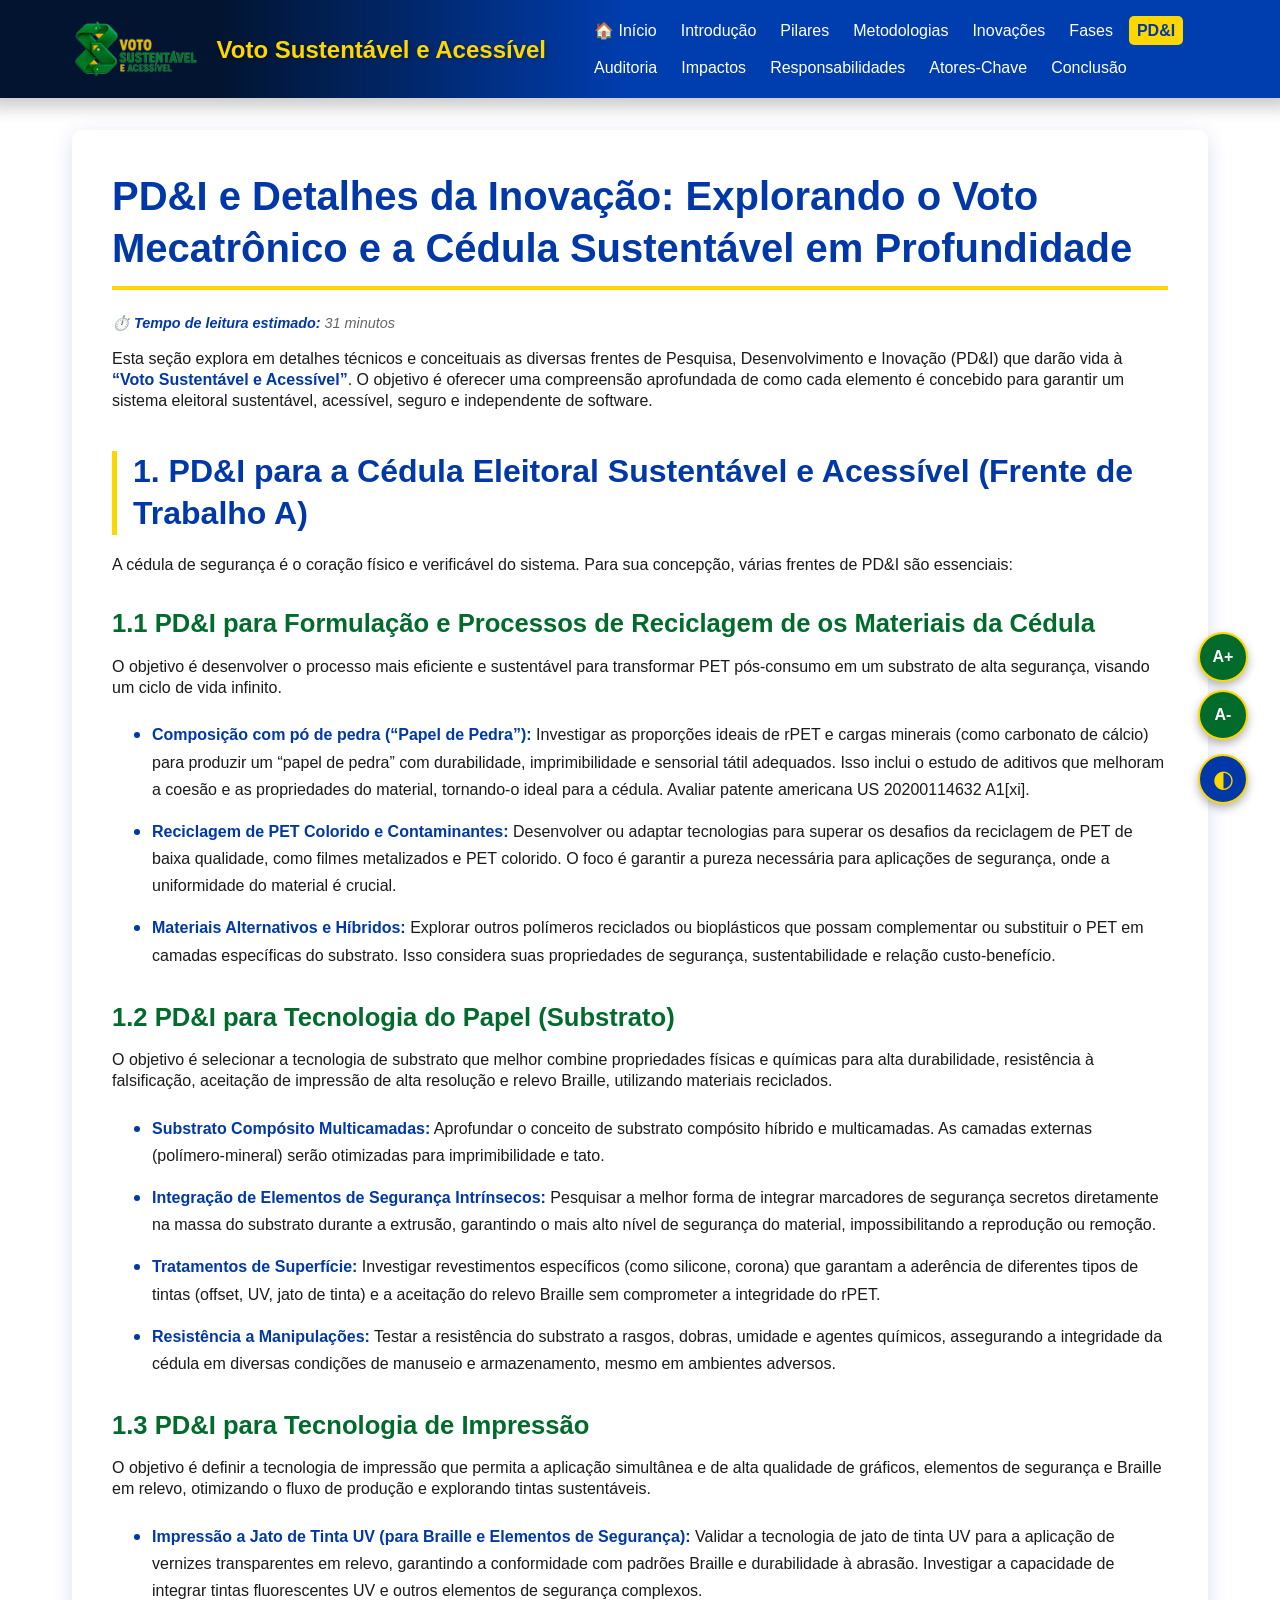
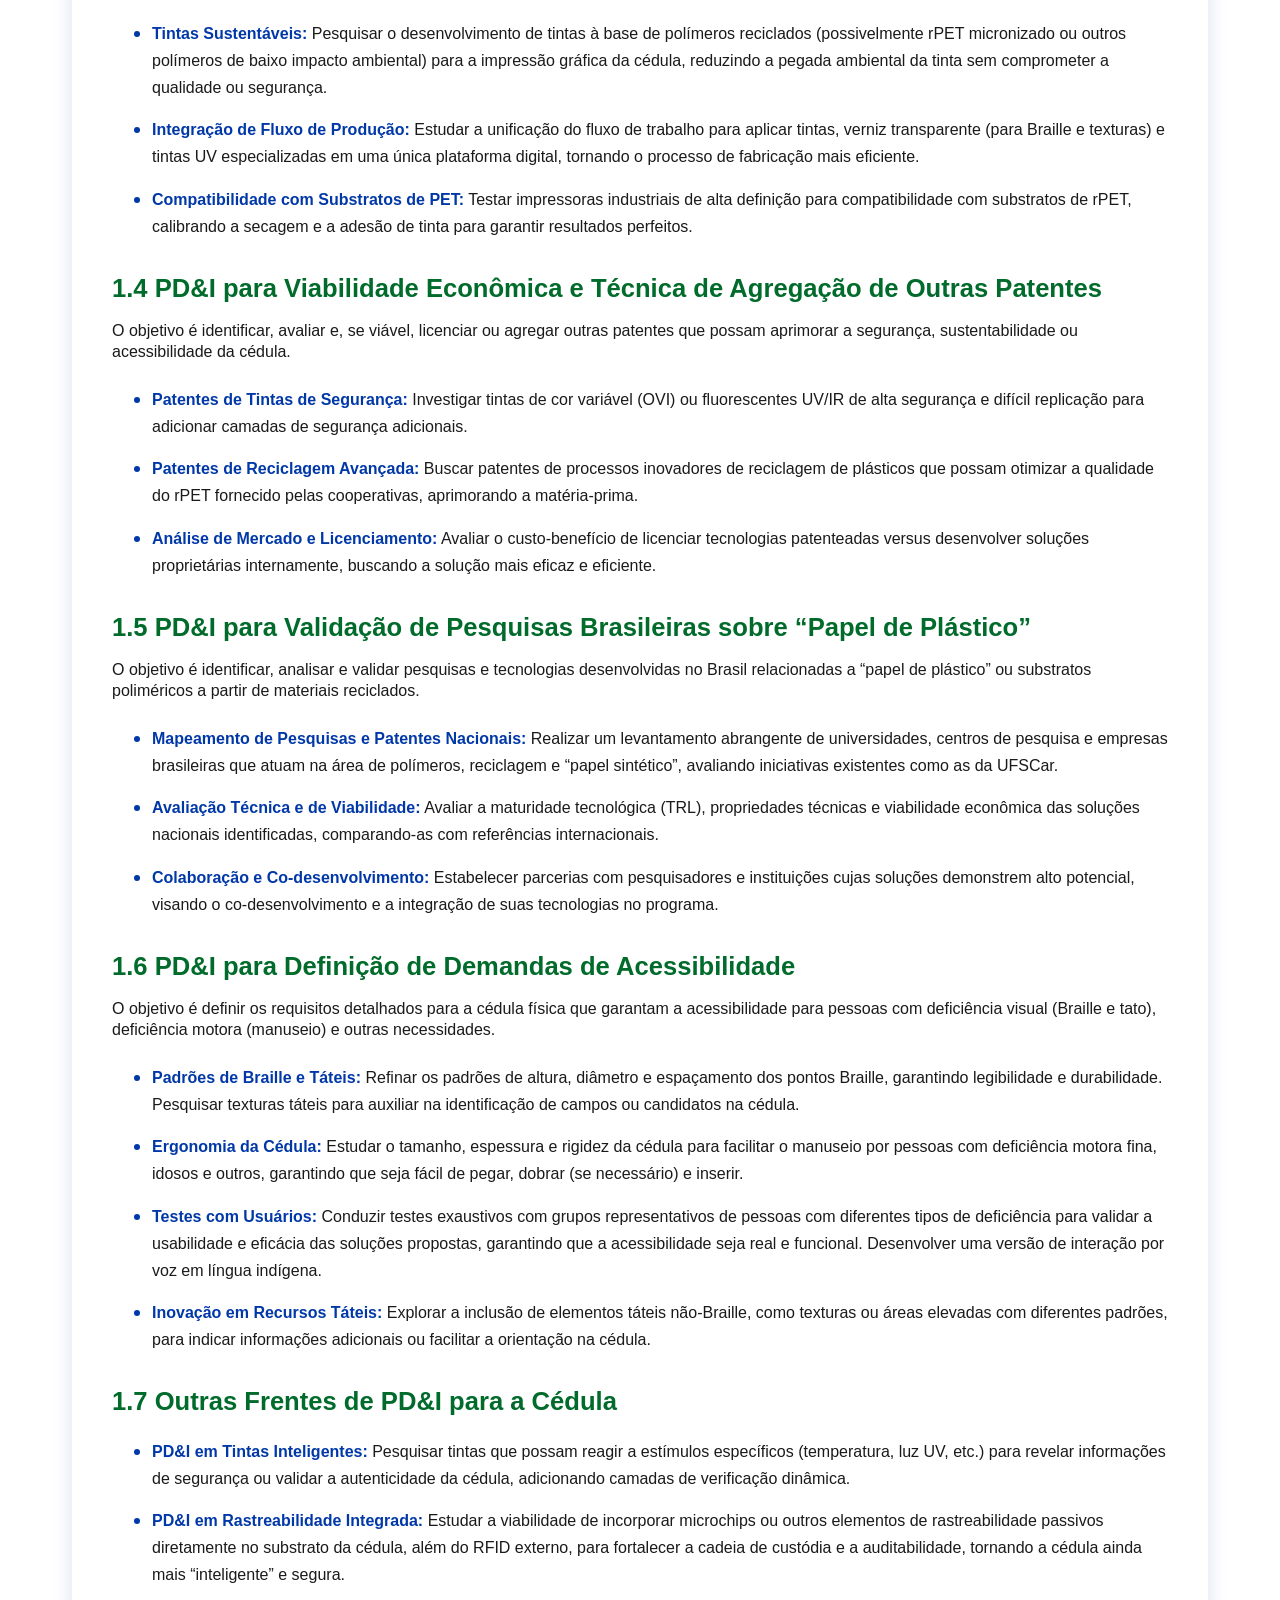
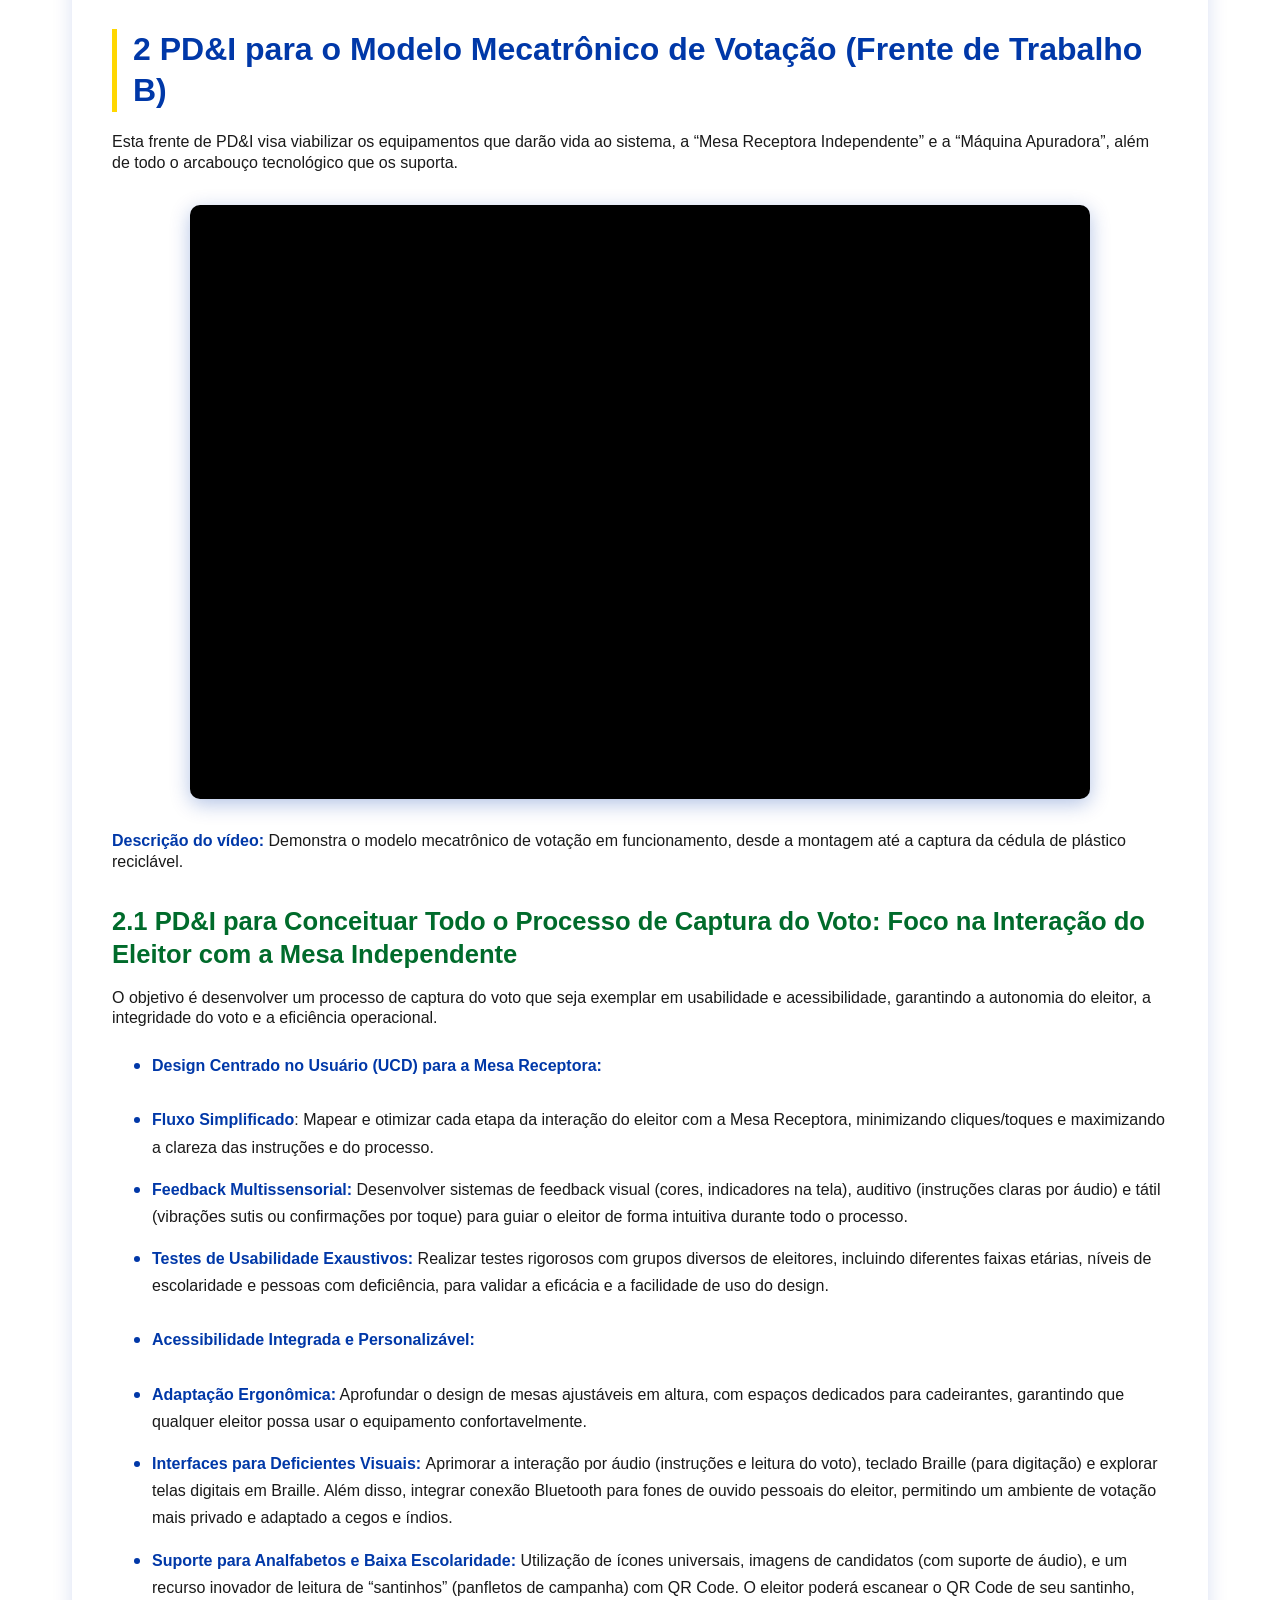
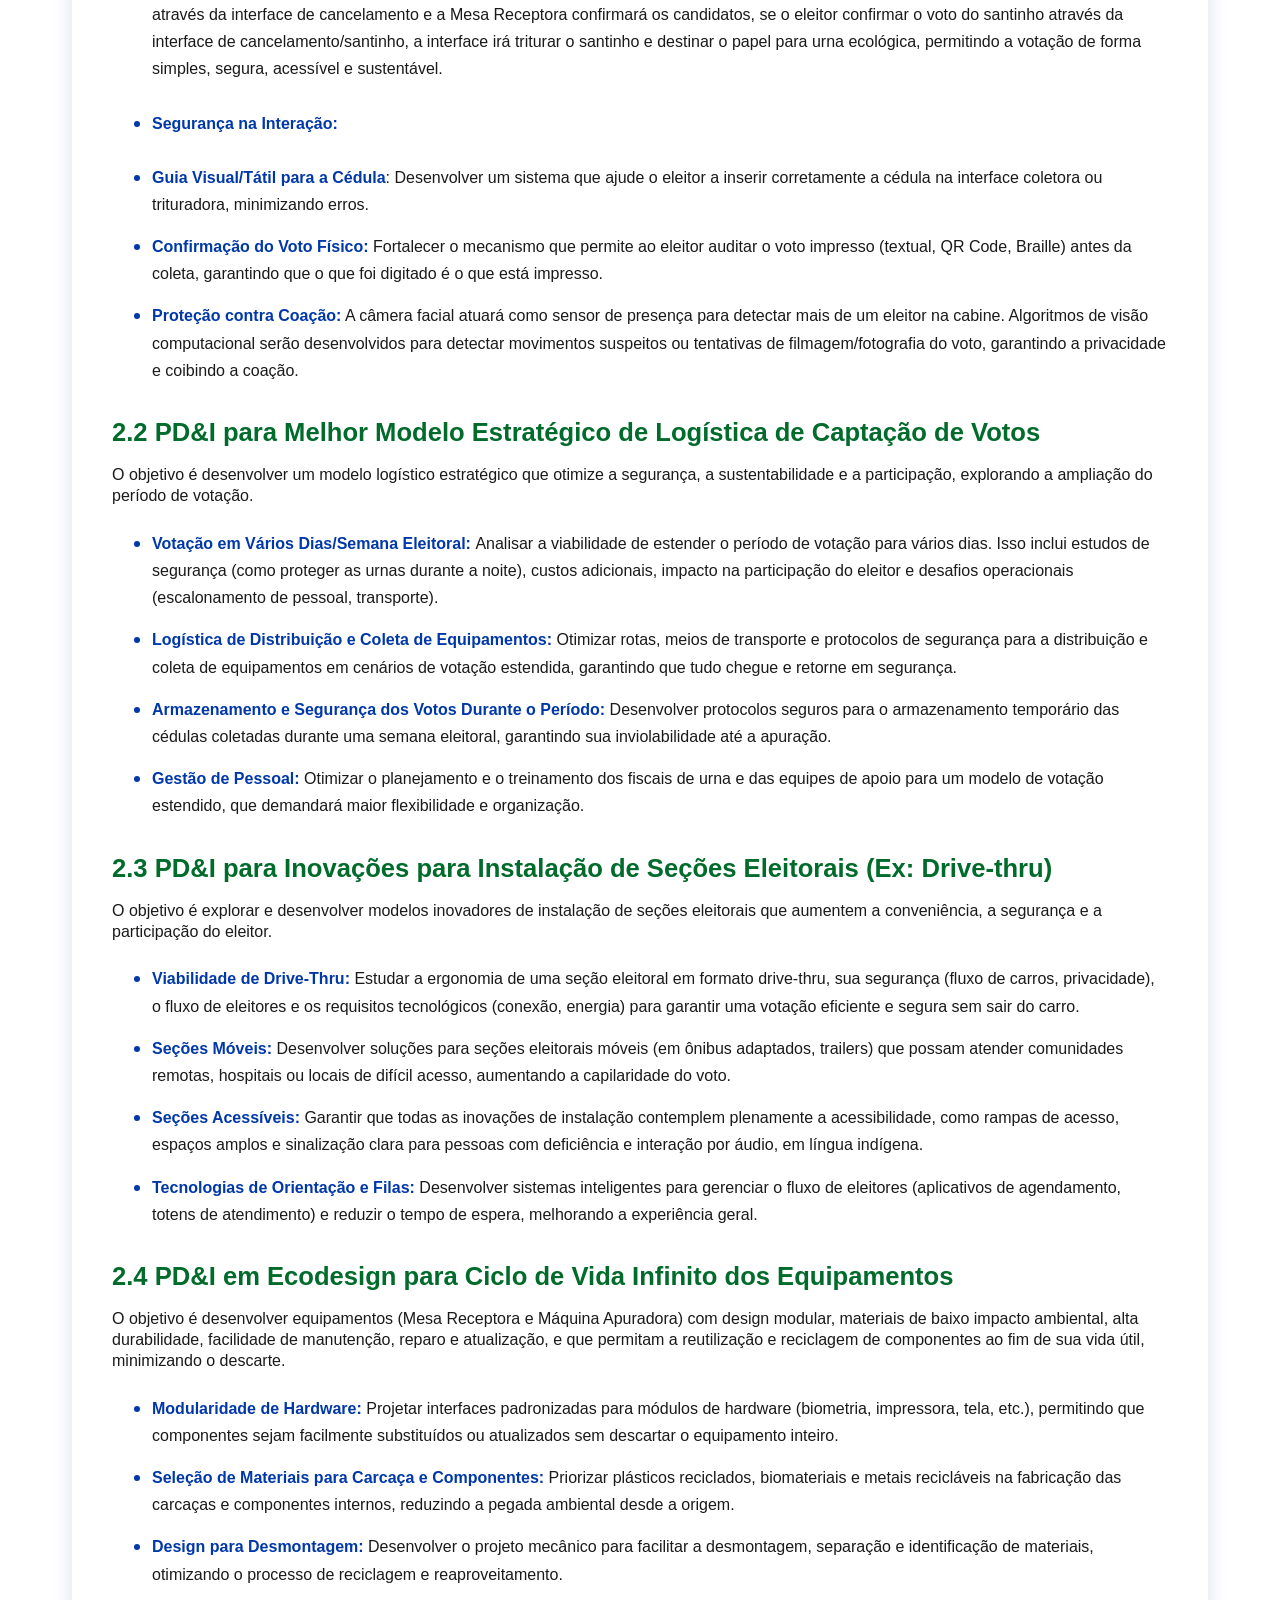
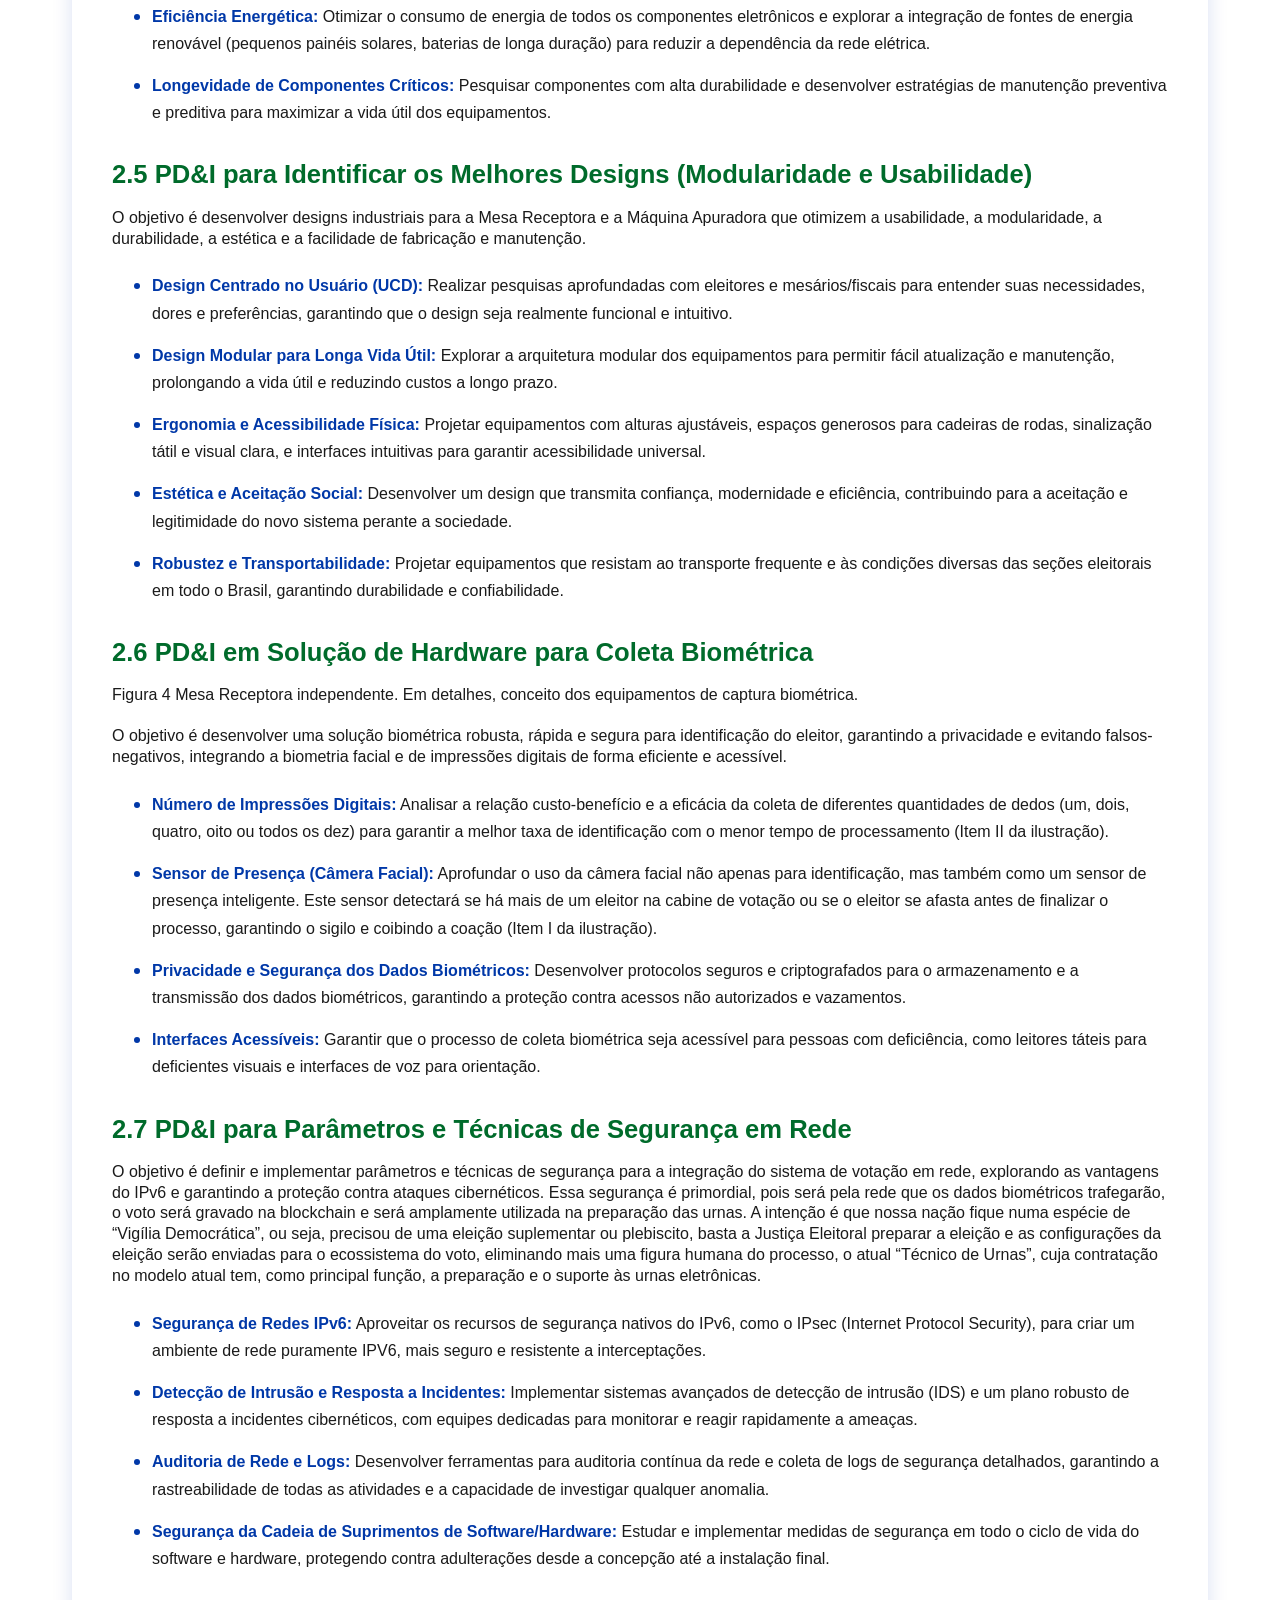
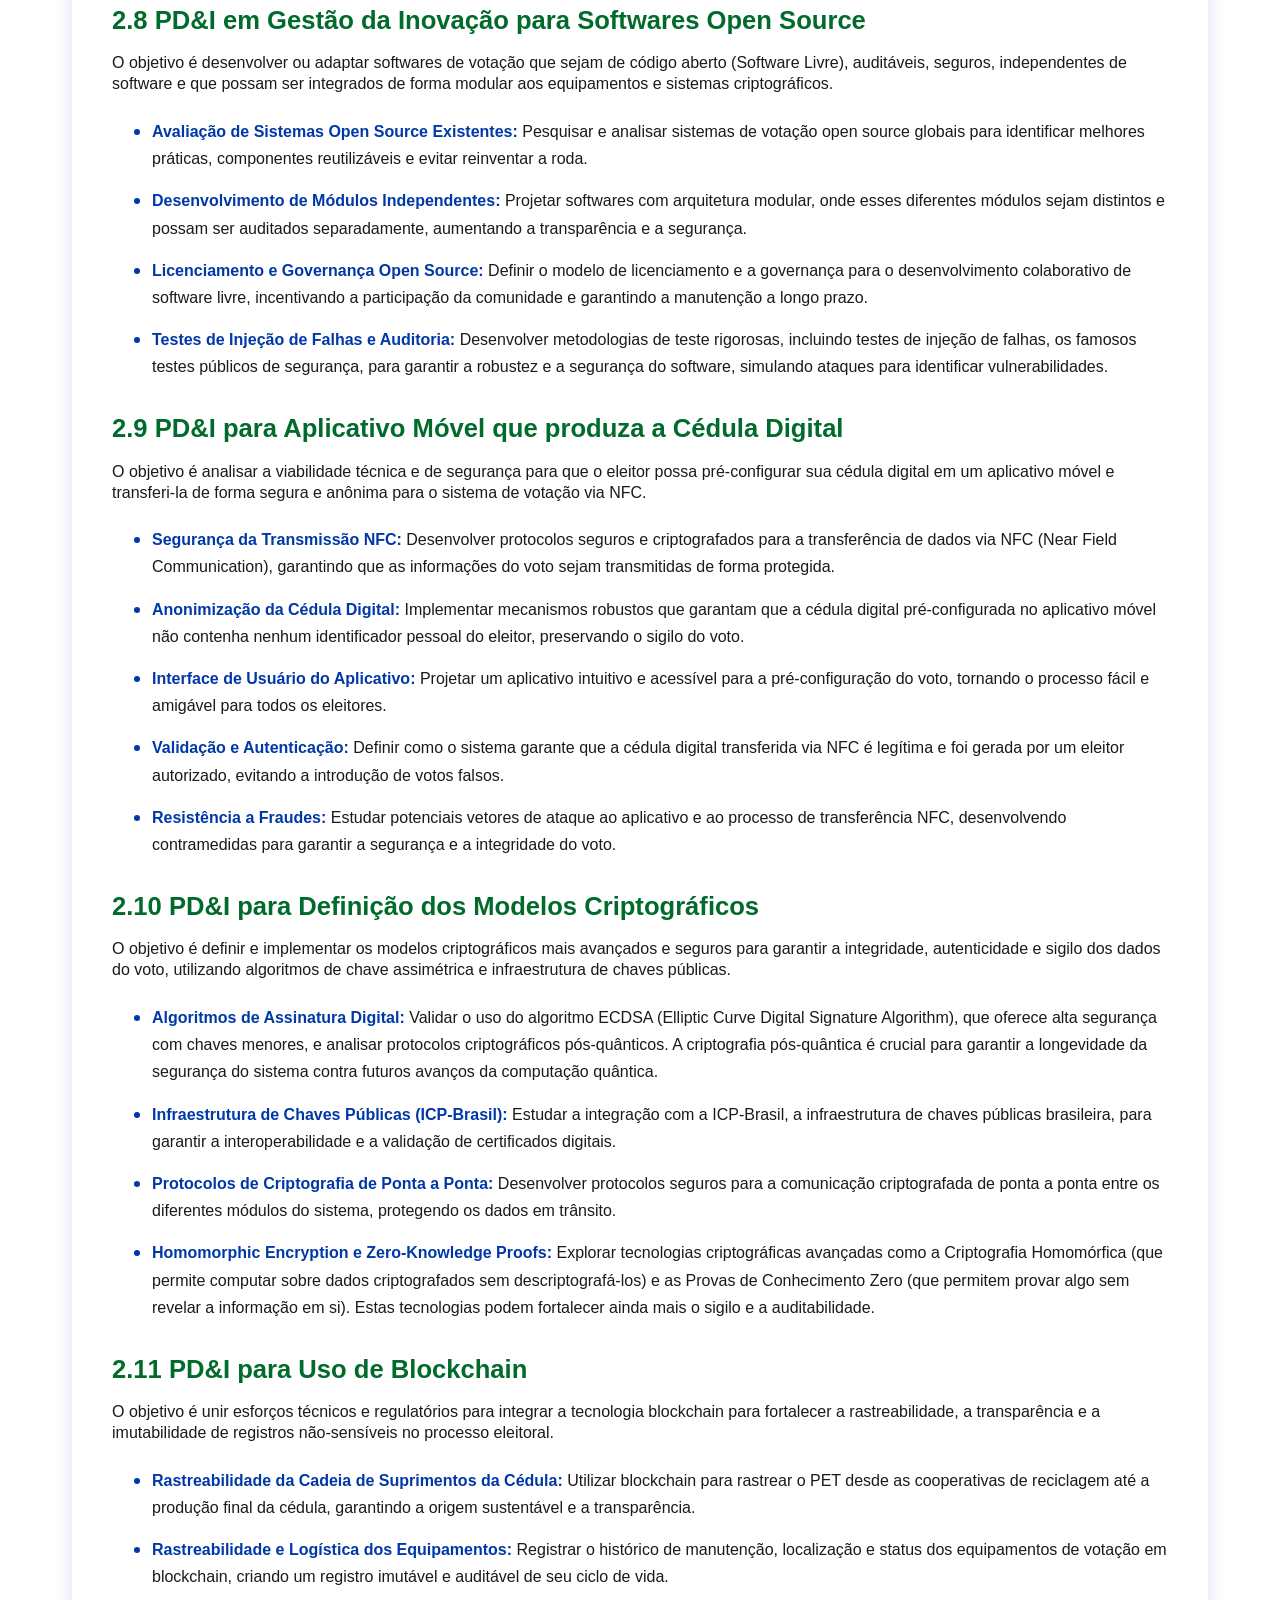
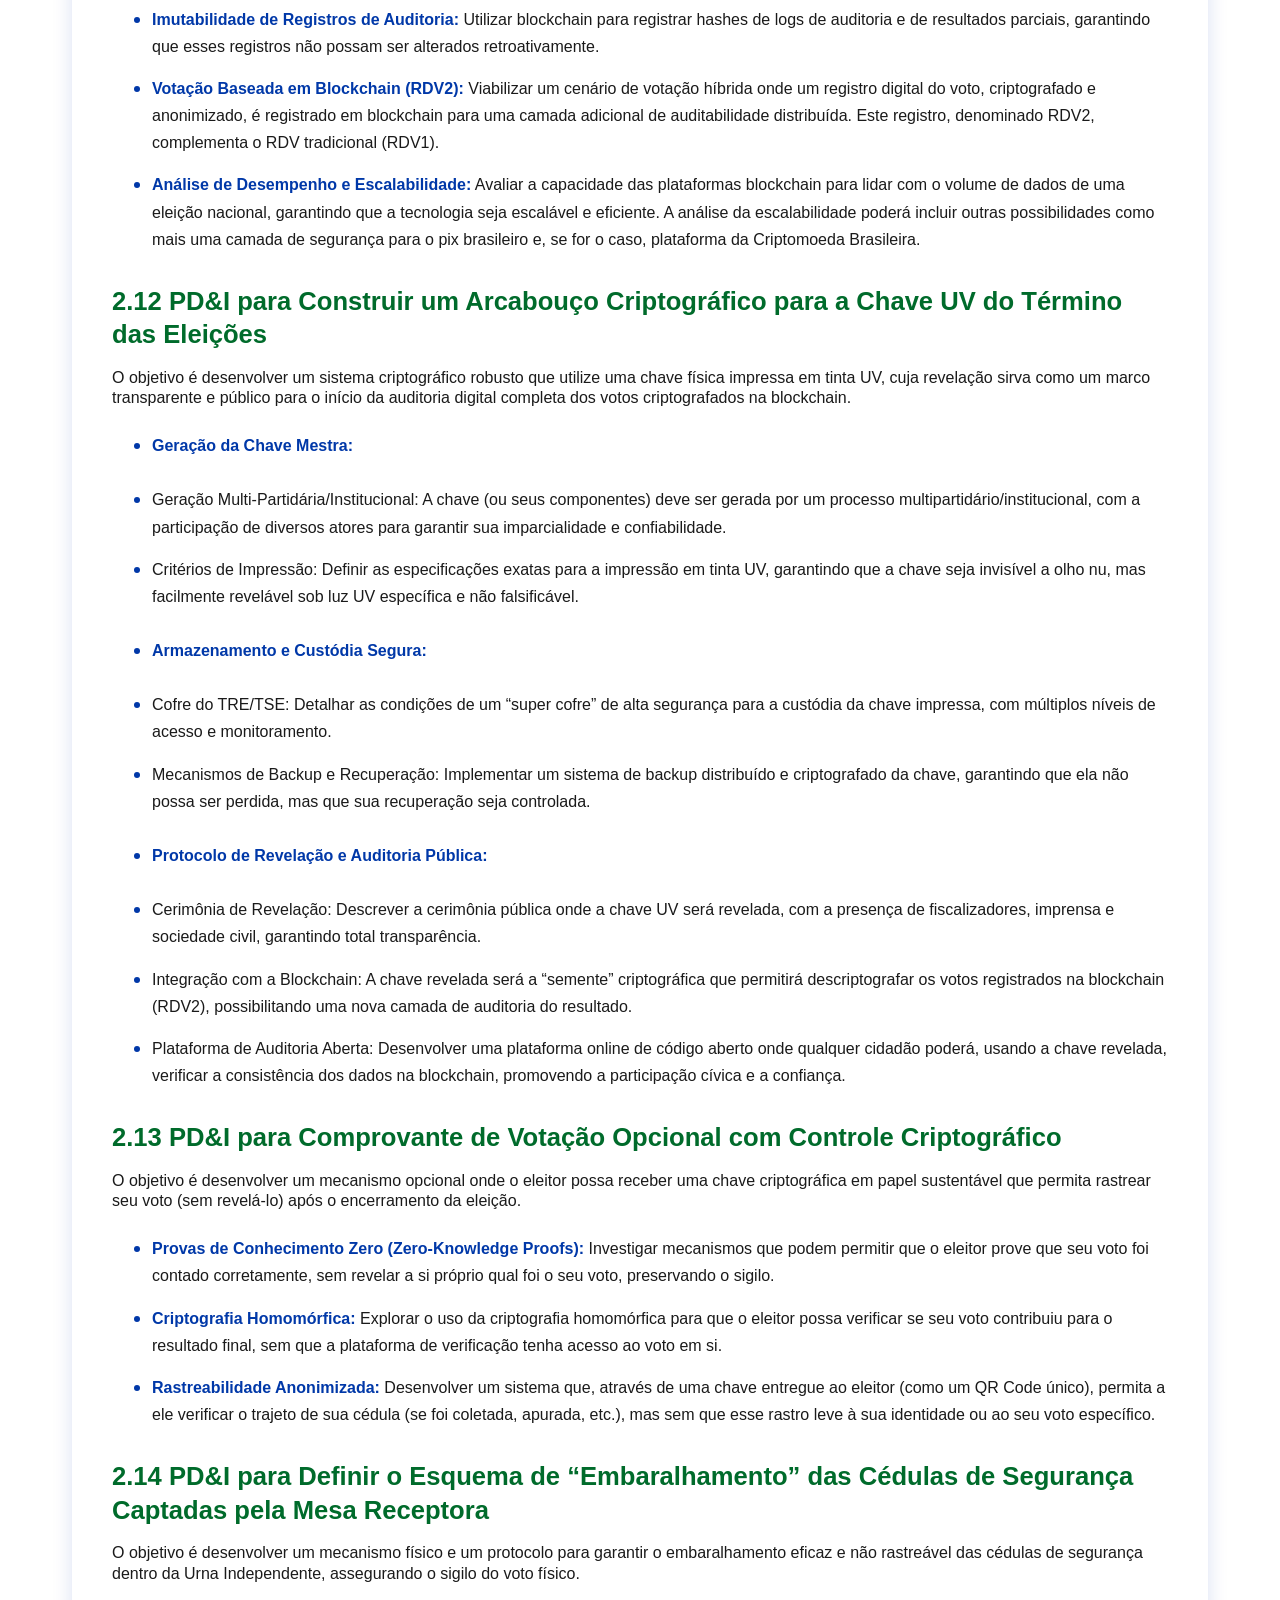
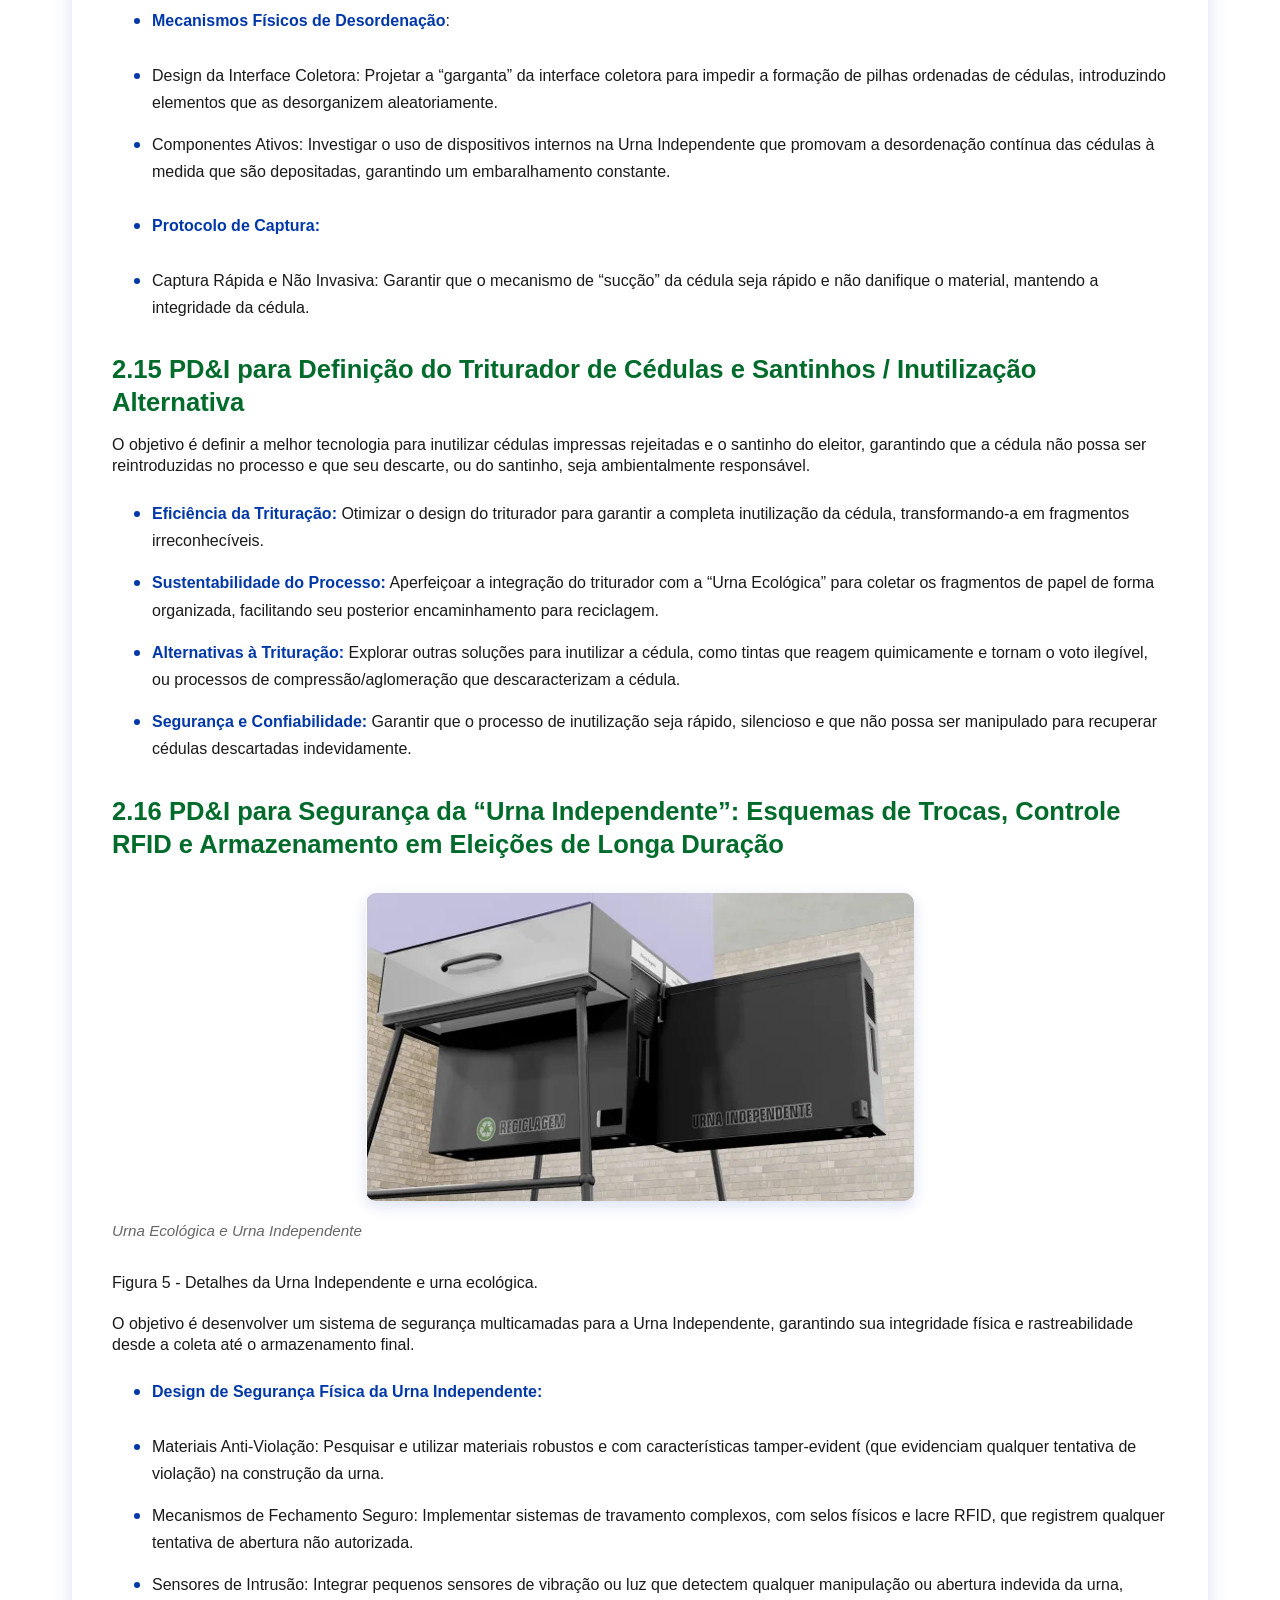
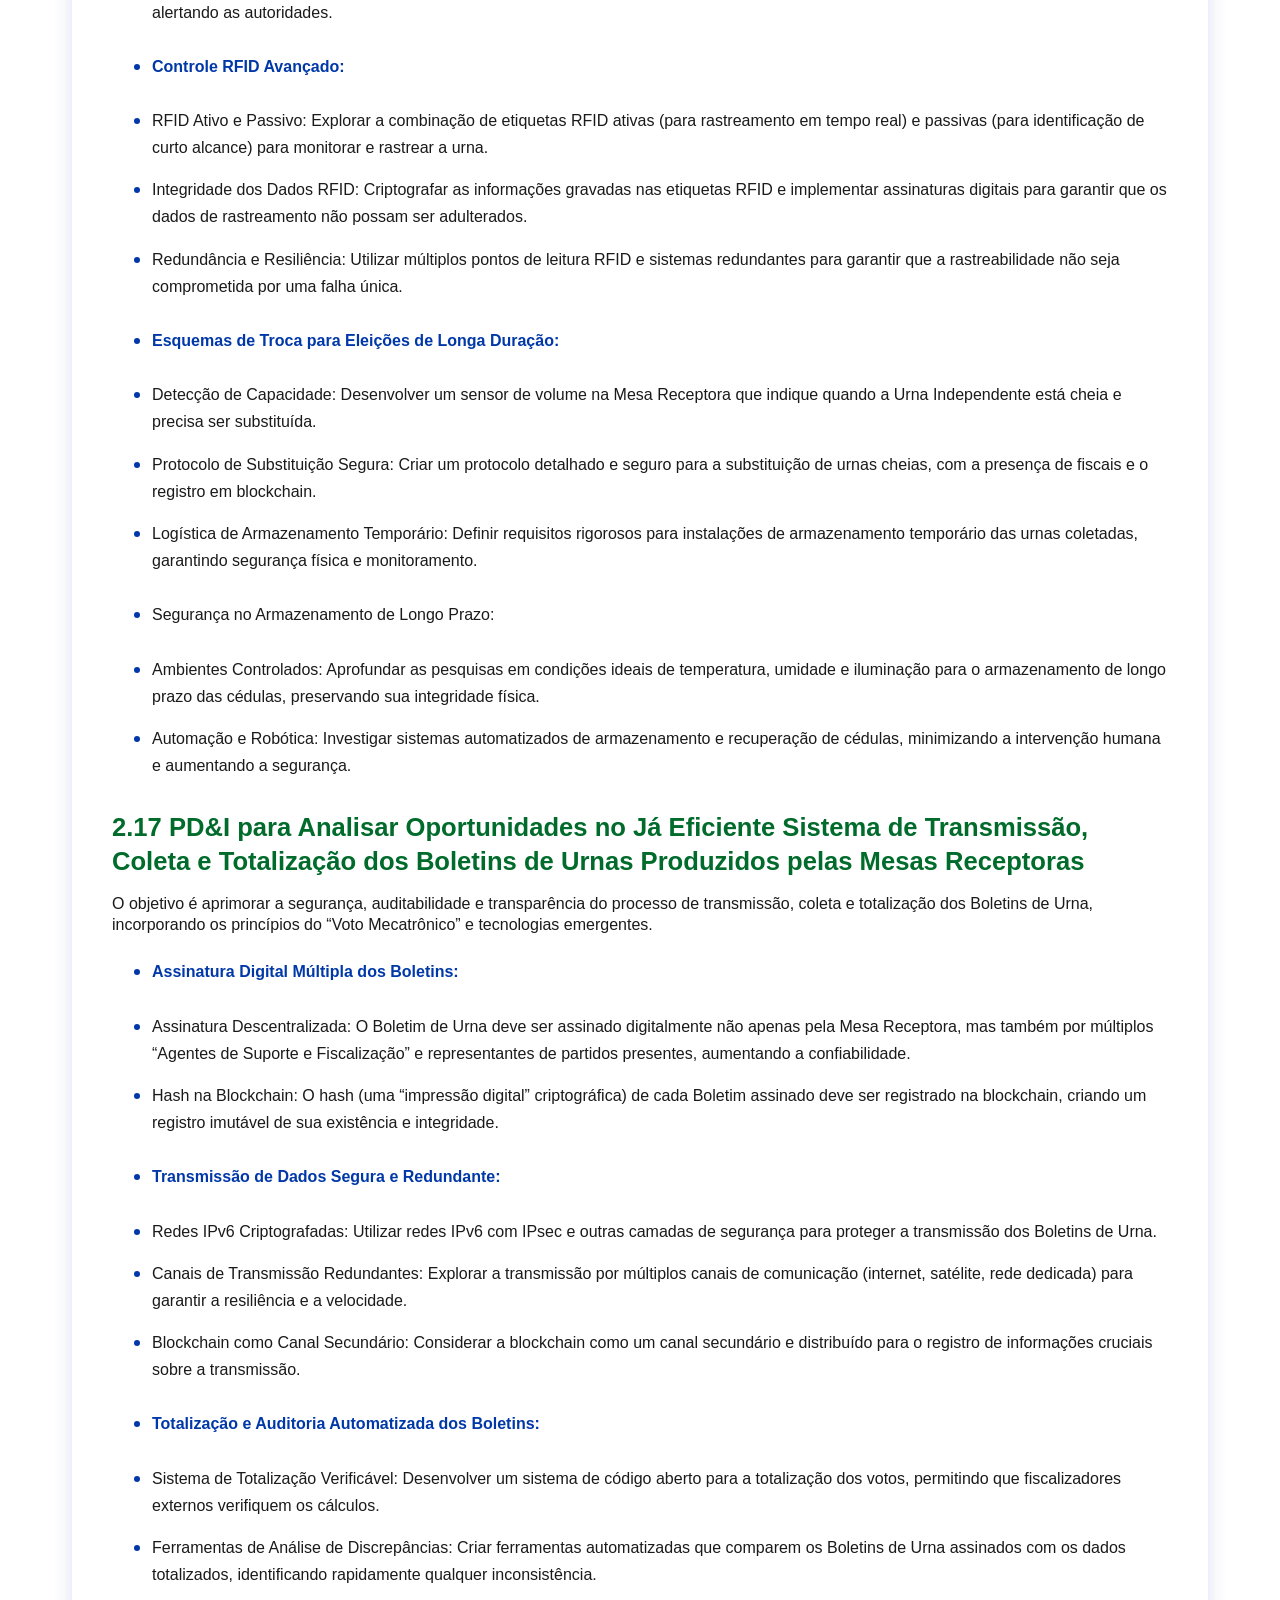
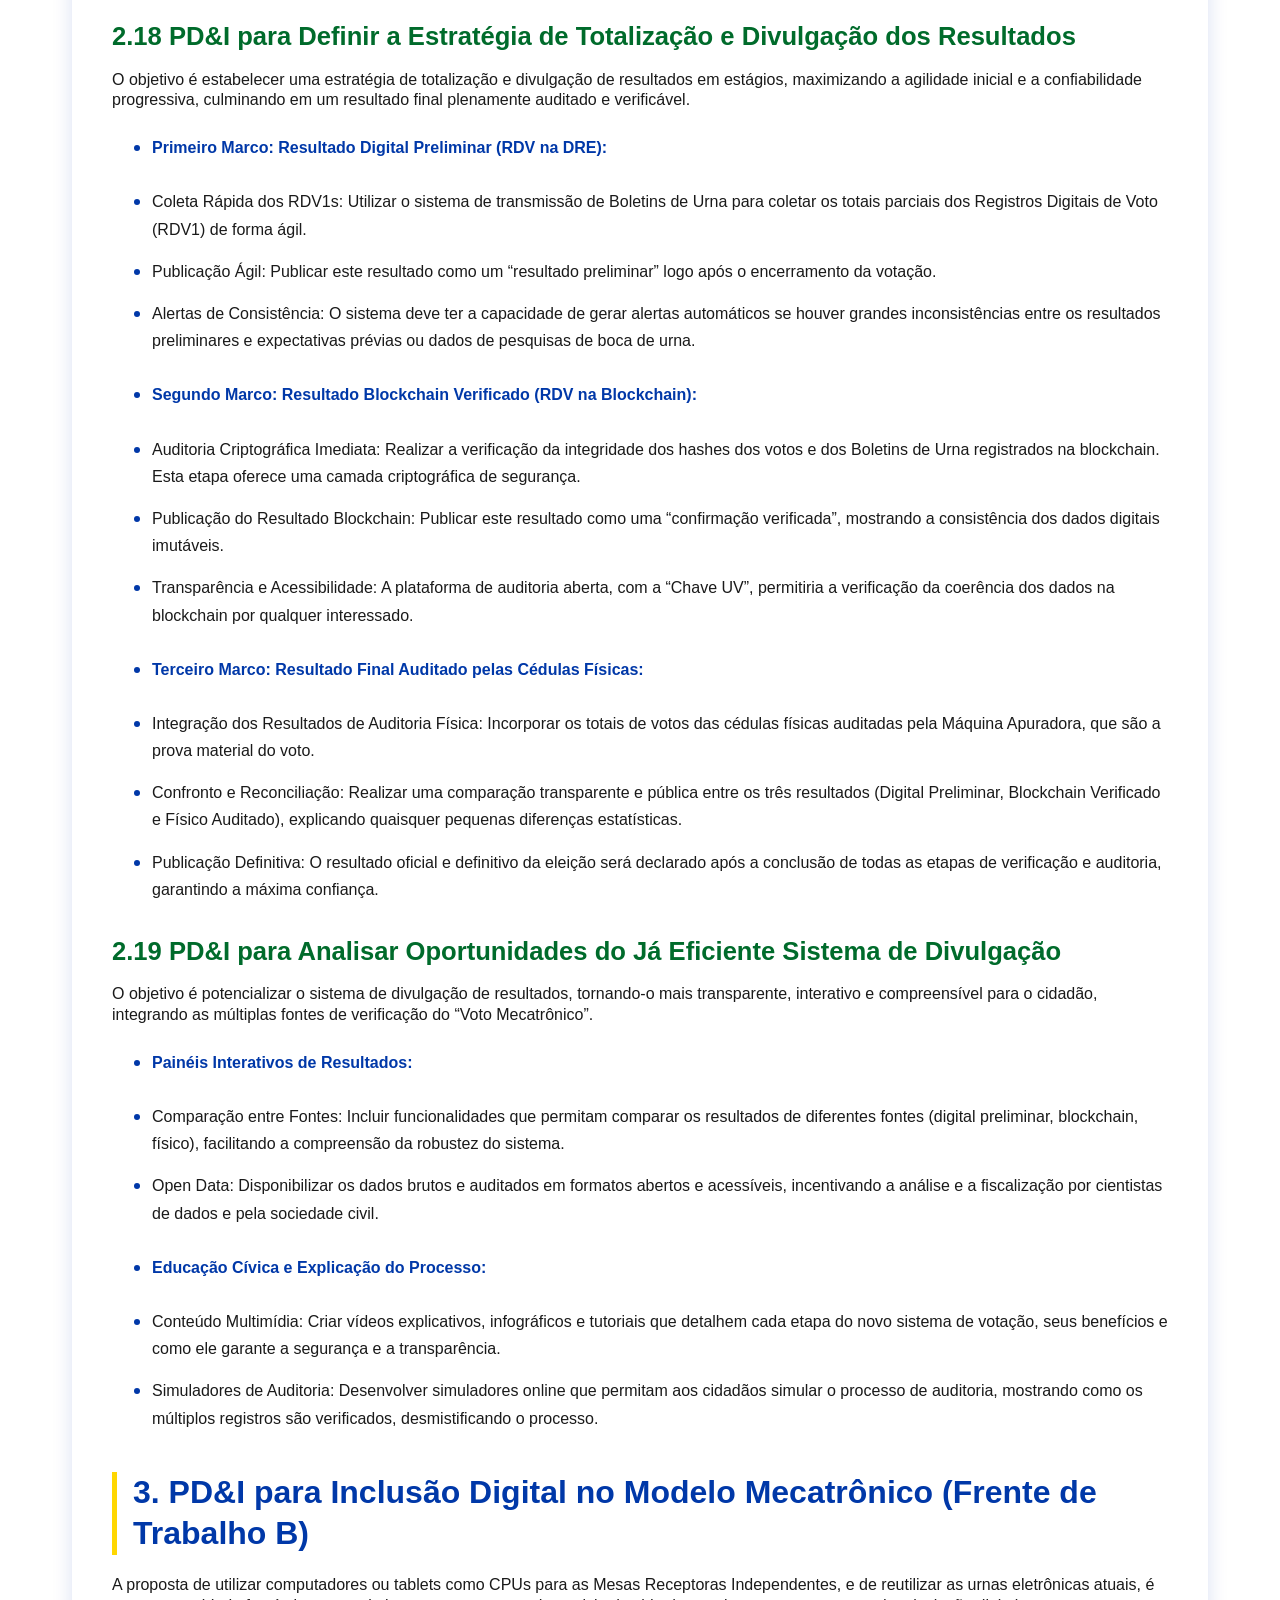
<file: cap6.html>
<!DOCTYPE html>
<html lang="pt-BR">
<head>
    <meta charset="utf-8" />
    <meta content="text/html; charset=utf-8" http-equiv="Content-Type" />
    <meta http-equiv="X-UA-Compatible" content="ie=edge,chrome=1" />
    <meta content="no-cache, no-store, must-revalidate" http-equiv="Cache-Control" />
    <meta content="no-cache" http-equiv="Pragma" />
    <meta content="0" http-equiv="Expires" />
    <meta content="always" name="referrer" />
    <meta name="viewport" content="width=device-width, initial-scale=1.0">
    <meta name="description" content="PD&amp;I e Detalhes da Inovação: Explorando o Voto Mecatrônico e a Cédula Sustentável em Profundidade - Programa Voto Sustentável e Acessível">
    <meta name="keywords" content="voto sustentável, acessibilidade, eleições, sustentabilidade, democracia">
    <meta name="author" content="Programa Voto Sustentável e Acessível">
    <link href="/assets/css/styles.css" rel="stylesheet" />
    <title>PD&amp;I e Detalhes da Inovação: Explorando o Voto Mecatrônico e a Cédula Sustentável em Profundidade - Voto Sustentável e Acessível</title>
    <script async src="https://cse.google.com/cse.js?cx=9220533801715431d"></script>
</head>
<body>
    <a href="#main-content" class="skip-link">Pular para o conteúdo principal</a>

    <header role="banner">
        <div class="header-container">
            <div class="logo">
                <img src="/assets/img/logomarca150x70.png" alt="Logo do programa Voto Sustentável e Acessível com símbolo verde em formato de laço representando sustentabilidade">
                <span class="logo-text">Voto Sustentável e Acessível</span>
            </div>
            <button class="menu-toggle" aria-expanded="false" aria-controls="navigation">
                ☰ Menu
            </button>
            <nav id="navigation" aria-label="Navegação principal">
                <ul class="nav-links">
                    <li><a href="index2.html">🏠 Início</a></li>
                    <li><a href="cap1.html">Introdução</a></li>
                    <li><a href="cap2.html">Pilares</a></li>
                    <li><a href="cap3.html">Metodologias</a></li>
                    <li><a href="cap4.html">Inovações</a></li>
                    <li><a href="cap5.html">Fases</a></li>
                    <li><a href="cap6.html" class="active" aria-current="page">PD&amp;I</a></li>
                    <li><a href="cap7.html">Auditoria</a></li>
                    <li><a href="cap8.html">Impactos</a></li>
                    <li><a href="cap9.html">Responsabilidades</a></li>
                    <li><a href="cap10.html">Atores-Chave</a></li>
                    <li><a href="cap11.html">Conclusão</a></li>
                </ul>
            </nav>
        </div>
    </header>

    <main id="main-content" role="main" tabindex="-1">
        <div class="container">
            <article>
                <h1>PD&amp;I e Detalhes da Inovação: Explorando o Voto Mecatrônico e a Cédula Sustentável em Profundidade</h1>
                <p>Esta seção explora em detalhes técnicos e conceituais as diversas frentes de Pesquisa, Desenvolvimento e Inovação (PD&amp;I) que darão vida à <strong>“Voto Sustentável e Acessível”</strong>. O objetivo é oferecer uma compreensão aprofundada de como cada elemento é concebido para garantir um sistema eleitoral sustentável, acessível, seguro e independente de software.</p>
                <h2>1. PD&amp;I para a Cédula Eleitoral Sustentável e Acessível (Frente de Trabalho A)</h2>
                <p>A cédula de segurança é o coração físico e verificável do sistema. Para sua concepção, várias frentes de PD&amp;I são essenciais:</p>
                <h3>1.1 PD&amp;I para Formulação e Processos de Reciclagem de os Materiais da Cédula</h3>
                <p>O objetivo é desenvolver o processo mais eficiente e sustentável para transformar PET pós-consumo em um substrato de alta segurança, visando um ciclo de vida infinito.</p>
                <ul>
                    <li><strong>Composição com pó de pedra (“Papel de Pedra”):</strong> Investigar as proporções ideais de rPET e cargas minerais (como carbonato de cálcio) para produzir um “papel de pedra” com durabilidade, imprimibilidade e sensorial tátil adequados. Isso inclui o estudo de aditivos que melhoram a coesão e as propriedades do material, tornando-o ideal para a cédula. Avaliar patente americana US 20200114632 A1[xi].</li>
                    <li><strong>Reciclagem de PET Colorido e Contaminantes:</strong> Desenvolver ou adaptar tecnologias para superar os desafios da reciclagem de PET de baixa qualidade, como filmes metalizados e PET colorido. O foco é garantir a pureza necessária para aplicações de segurança, onde a uniformidade do material é crucial.</li>
                    <li><strong>Materiais Alternativos e Híbridos: </strong>Explorar outros polímeros reciclados ou bioplásticos que possam complementar ou substituir o PET em camadas específicas do substrato. Isso considera suas propriedades de segurança, sustentabilidade e relação custo-benefício.</li>
                </ul>
                <h3>1.2 PD&amp;I para Tecnologia do Papel (Substrato)</h3>
                <p>O objetivo é selecionar a tecnologia de substrato que melhor combine propriedades físicas e químicas para alta durabilidade, resistência à falsificação, aceitação de impressão de alta resolução e relevo Braille, utilizando materiais reciclados.</p>
                <ul>
                    <li><strong>Substrato Compósito Multicamadas:</strong> Aprofundar o conceito de substrato compósito híbrido e multicamadas. As camadas externas (polímero-mineral) serão otimizadas para imprimibilidade e tato.</li>
                    <li><strong>Integração de Elementos de Segurança Intrínsecos: </strong>Pesquisar a melhor forma de integrar marcadores de segurança secretos diretamente na massa do substrato durante a extrusão, garantindo o mais alto nível de segurança do material, impossibilitando a reprodução ou remoção.</li>
                    <li><strong>Tratamentos de Superfície:</strong> Investigar revestimentos específicos (como silicone, corona) que garantam a aderência de diferentes tipos de tintas (offset, UV, jato de tinta) e a aceitação do relevo Braille sem comprometer a integridade do rPET.</li>
                    <li><strong>Resistência a Manipulações:</strong> Testar a resistência do substrato a rasgos, dobras, umidade e agentes químicos, assegurando a integridade da cédula em diversas condições de manuseio e armazenamento, mesmo em ambientes adversos.</li>
                </ul>
                <h3>1.3 PD&amp;I para Tecnologia de Impressão</h3>
                <p>O objetivo é definir a tecnologia de impressão que permita a aplicação simultânea e de alta qualidade de gráficos, elementos de segurança e Braille em relevo, otimizando o fluxo de produção e explorando tintas sustentáveis.</p>
                <ul>
                    <li><strong>Impressão a Jato de Tinta UV (para Braille e Elementos de Segurança):</strong> Validar a tecnologia de jato de tinta UV para a aplicação de vernizes transparentes em relevo, garantindo a conformidade com padrões Braille e durabilidade à abrasão. Investigar a capacidade de integrar tintas fluorescentes UV e outros elementos de segurança complexos.</li>
                    <li><strong>Tintas Sustentáveis:</strong> Pesquisar o desenvolvimento de tintas à base de polímeros reciclados (possivelmente rPET micronizado ou outros polímeros de baixo impacto ambiental) para a impressão gráfica da cédula, reduzindo a pegada ambiental da tinta sem comprometer a qualidade ou segurança.</li>
                    <li><strong>Integração de Fluxo de Produção: </strong>Estudar a unificação do fluxo de trabalho para aplicar tintas, verniz transparente (para Braille e texturas) e tintas UV especializadas em uma única plataforma digital, tornando o processo de fabricação mais eficiente.</li>
                    <li><strong>Compatibilidade com Substratos de PET:</strong> Testar impressoras industriais de alta definição para compatibilidade com substratos de rPET, calibrando a secagem e a adesão de tinta para garantir resultados perfeitos.</li>
                </ul>
                <h3>1.4 PD&amp;I para Viabilidade Econômica e Técnica de Agregação de Outras Patentes</h3>
                <p>O objetivo é identificar, avaliar e, se viável, licenciar ou agregar outras patentes que possam aprimorar a segurança, sustentabilidade ou acessibilidade da cédula.</p>
                <ul>
                    <li><strong>Patentes de Tintas de Segurança: </strong>Investigar tintas de cor variável (OVI) ou fluorescentes UV/IR de alta segurança e difícil replicação para adicionar camadas de segurança adicionais.</li>
                    <li><strong>Patentes de Reciclagem Avançada:</strong> Buscar patentes de processos inovadores de reciclagem de plásticos que possam otimizar a qualidade do rPET fornecido pelas cooperativas, aprimorando a matéria-prima.</li>
                    <li><strong>Análise de Mercado e Licenciamento:</strong> Avaliar o custo-benefício de licenciar tecnologias patenteadas versus desenvolver soluções proprietárias internamente, buscando a solução mais eficaz e eficiente.</li>
                </ul>
                <h3>1.5 PD&amp;I para Validação de Pesquisas Brasileiras sobre “Papel de Plástico”</h3>
                <p>O objetivo é identificar, analisar e validar pesquisas e tecnologias desenvolvidas no Brasil relacionadas a “papel de plástico” ou substratos poliméricos a partir de materiais reciclados.</p>
                <ul>
                    <li><strong>Mapeamento de Pesquisas e Patentes Nacionais:</strong> Realizar um levantamento abrangente de universidades, centros de pesquisa e empresas brasileiras que atuam na área de polímeros, reciclagem e “papel sintético”, avaliando iniciativas existentes como as da UFSCar.</li>
                    <li><strong>Avaliação Técnica e de Viabilidade:</strong> Avaliar a maturidade tecnológica (TRL), propriedades técnicas e viabilidade econômica das soluções nacionais identificadas, comparando-as com referências internacionais.</li>
                    <li><strong>Colaboração e Co-desenvolvimento:</strong> Estabelecer parcerias com pesquisadores e instituições cujas soluções demonstrem alto potencial, visando o co-desenvolvimento e a integração de suas tecnologias no programa.</li>
                </ul>
                <h3>1.6 PD&amp;I para Definição de Demandas de Acessibilidade</h3>
                <p>O objetivo é definir os requisitos detalhados para a cédula física que garantam a acessibilidade para pessoas com deficiência visual (Braille e tato), deficiência motora (manuseio) e outras necessidades.</p>
                <ul>
                    <li><strong>Padrões de Braille e Táteis:</strong> Refinar os padrões de altura, diâmetro e espaçamento dos pontos Braille, garantindo legibilidade e durabilidade. Pesquisar texturas táteis para auxiliar na identificação de campos ou candidatos na cédula.</li>
                    <li><strong>Ergonomia da Cédula:</strong> Estudar o tamanho, espessura e rigidez da cédula para facilitar o manuseio por pessoas com deficiência motora fina, idosos e outros, garantindo que seja fácil de pegar, dobrar (se necessário) e inserir.</li>
                    <li><strong>Testes com Usuários:</strong> Conduzir testes exaustivos com grupos representativos de pessoas com diferentes tipos de deficiência para validar a usabilidade e eficácia das soluções propostas, garantindo que a acessibilidade seja real e funcional. Desenvolver uma versão de interação por voz em língua indígena.</li>
                    <li><strong>Inovação em Recursos Táteis:</strong> Explorar a inclusão de elementos táteis não-Braille, como texturas ou áreas elevadas com diferentes padrões, para indicar informações adicionais ou facilitar a orientação na cédula.</li>
                </ul>
                <h3>1.7 Outras Frentes de PD&amp;I para a Cédula</h3>
                <ul>
                    <li><strong>PD&amp;I em Tintas Inteligentes:</strong> Pesquisar tintas que possam reagir a estímulos específicos (temperatura, luz UV, etc.) para revelar informações de segurança ou validar a autenticidade da cédula, adicionando camadas de verificação dinâmica.</li>
                    <li><strong>PD&amp;I em Rastreabilidade Integrada:</strong> Estudar a viabilidade de incorporar microchips ou outros elementos de rastreabilidade passivos diretamente no substrato da cédula, além do RFID externo, para fortalecer a cadeia de custódia e a auditabilidade, tornando a cédula ainda mais “inteligente” e segura.</li>
                </ul>
                <h2>2 PD&amp;I para o Modelo Mecatrônico de Votação (Frente de Trabalho B)</h2>
                <p>Esta frente de PD&amp;I visa viabilizar os equipamentos que darão vida ao sistema, a “Mesa Receptora Independente” e a “Máquina Apuradora”, além de todo o arcabouço tecnológico que os suporta.</p>
                <div class="youtube-container">
                    <iframe src="https://www.youtube.com/embed/3mTU9ob0Jrc"
                            title="Ensaio Virtual do Voto Acessivel com voto de deficiente visual e físico."
                            aria-describedby="video-description-model-cap6"
                            frameborder="0"
                            allowfullscreen
                            loading="lazy">
                    </iframe>
                </div>
                <p class="video-caption" id="video-description-model-cap6"><strong>Descrição do vídeo:</strong> Demonstra o modelo mecatrônico de votação em funcionamento, desde a montagem até a captura da cédula de plástico reciclável.</p>

                <h3>2.1 PD&amp;I para Conceituar Todo o Processo de Captura do Voto: Foco na Interação do Eleitor com a Mesa Independente</h3>
                <p>O objetivo é desenvolver um processo de captura do voto que seja exemplar em usabilidade e acessibilidade, garantindo a autonomia do eleitor, a integridade do voto e a eficiência operacional.</p>
                <ul>
                    <li><strong>Design Centrado no Usuário (UCD) para a Mesa Receptora:</strong></li>
                </ul>
                <ul>
                    <li><strong>Fluxo</strong> <strong>Simplificado</strong>: Mapear e otimizar cada etapa da interação do eleitor com a Mesa Receptora, minimizando cliques/toques e maximizando a clareza das instruções e do processo.</li>
                    <li><strong>Feedback Multissensorial:</strong> Desenvolver sistemas de feedback visual (cores, indicadores na tela), auditivo (instruções claras por áudio) e tátil (vibrações sutis ou confirmações por toque) para guiar o eleitor de forma intuitiva durante todo o processo.</li>
                    <li><strong>Testes de Usabilidade Exaustivos:</strong> Realizar testes rigorosos com grupos diversos de eleitores, incluindo diferentes faixas etárias, níveis de escolaridade e pessoas com deficiência, para validar a eficácia e a facilidade de uso do design.</li>
                </ul>
                <ul>
                    <li><strong>Acessibilidade Integrada e Personalizável:</strong></li>
                </ul>
                <ul>
                    <li><strong>Adaptação Ergonômica:</strong> Aprofundar o design de mesas ajustáveis em altura, com espaços dedicados para cadeirantes, garantindo que qualquer eleitor possa usar o equipamento confortavelmente.</li>
                    <li><strong>Interfaces para Deficientes Visuais: </strong>Aprimorar a interação por áudio (instruções e leitura do voto), teclado Braille (para digitação) e explorar telas digitais em Braille. Além disso, integrar conexão Bluetooth para fones de ouvido pessoais do eleitor, permitindo um ambiente de votação mais privado e adaptado a cegos e índios.</li>
                    <li><strong>Suporte para Analfabetos e Baixa Escolaridade:</strong> Utilização de ícones universais, imagens de candidatos (com suporte de áudio), e um recurso inovador de leitura de “santinhos” (panfletos de campanha) com QR Code. O eleitor poderá escanear o QR Code de seu santinho, através da interface de cancelamento e a Mesa Receptora confirmará os candidatos, se o eleitor confirmar o voto do santinho através da interface de cancelamento/santinho, a interface irá triturar o santinho e destinar o papel para urna ecológica, permitindo a votação de forma simples, segura, acessível e sustentável.</li>
                </ul>
                <ul>
                    <li><strong>Segurança na Interação:</strong></li>
                </ul>
                <ul>
                    <li><strong>Guia Visual/Tátil para a Cédula</strong>: Desenvolver um sistema que ajude o eleitor a inserir corretamente a cédula na interface coletora ou trituradora, minimizando erros.</li>
                    <li><strong>Confirmação do Voto Físico:</strong> Fortalecer o mecanismo que permite ao eleitor auditar o voto impresso (textual, QR Code, Braille) antes da coleta, garantindo que o que foi digitado é o que está impresso.</li>
                    <li><strong>Proteção contra Coação:</strong> A câmera facial atuará como sensor de presença para detectar mais de um eleitor na cabine. Algoritmos de visão computacional serão desenvolvidos para detectar movimentos suspeitos ou tentativas de filmagem/fotografia do voto, garantindo a privacidade e coibindo a coação.</li>
                </ul>
                <h3>2.2 PD&amp;I para Melhor Modelo Estratégico de Logística de Captação de Votos</h3>
                <p>O objetivo é desenvolver um modelo logístico estratégico que otimize a segurança, a sustentabilidade e a participação, explorando a ampliação do período de votação.</p>
                <ul>
                    <li><strong>Votação em Vários Dias/Semana Eleitoral: </strong>Analisar a viabilidade de estender o período de votação para vários dias. Isso inclui estudos de segurança (como proteger as urnas durante a noite), custos adicionais, impacto na participação do eleitor e desafios operacionais (escalonamento de pessoal, transporte).</li>
                    <li><strong>Logística de Distribuição e Coleta de Equipamentos:</strong> Otimizar rotas, meios de transporte e protocolos de segurança para a distribuição e coleta de equipamentos em cenários de votação estendida, garantindo que tudo chegue e retorne em segurança.</li>
                    <li><strong>Armazenamento e Segurança dos Votos Durante o Período:</strong> Desenvolver protocolos seguros para o armazenamento temporário das cédulas coletadas durante uma semana eleitoral, garantindo sua inviolabilidade até a apuração.</li>
                    <li><strong>Gestão de Pessoal: </strong>Otimizar o planejamento e o treinamento dos fiscais de urna e das equipes de apoio para um modelo de votação estendido, que demandará maior flexibilidade e organização.</li>
                </ul>
                <h3>2.3 PD&amp;I para Inovações para Instalação de Seções Eleitorais (Ex: Drive-thru)</h3>
                <p>O objetivo é explorar e desenvolver modelos inovadores de instalação de seções eleitorais que aumentem a conveniência, a segurança e a participação do eleitor.</p>
                <ul>
                    <li><strong>Viabilidade de Drive-Thru:</strong> Estudar a ergonomia de uma seção eleitoral em formato drive-thru, sua segurança (fluxo de carros, privacidade), o fluxo de eleitores e os requisitos tecnológicos (conexão, energia) para garantir uma votação eficiente e segura sem sair do carro.</li>
                    <li><strong>Seções Móveis:</strong> Desenvolver soluções para seções eleitorais móveis (em ônibus adaptados, trailers) que possam atender comunidades remotas, hospitais ou locais de difícil acesso, aumentando a capilaridade do voto.</li>
                    <li><strong>Seções Acessíveis:</strong> Garantir que todas as inovações de instalação contemplem plenamente a acessibilidade, como rampas de acesso, espaços amplos e sinalização clara para pessoas com deficiência e interação por áudio, em língua indígena.</li>
                    <li><strong>Tecnologias de Orientação e Filas:</strong> Desenvolver sistemas inteligentes para gerenciar o fluxo de eleitores (aplicativos de agendamento, totens de atendimento) e reduzir o tempo de espera, melhorando a experiência geral.</li>
                </ul>
                <h3>2.4 PD&amp;I em Ecodesign para Ciclo de Vida Infinito dos Equipamentos</h3>
                <p>O objetivo é desenvolver equipamentos (Mesa Receptora e Máquina Apuradora) com design modular, materiais de baixo impacto ambiental, alta durabilidade, facilidade de manutenção, reparo e atualização, e que permitam a reutilização e reciclagem de componentes ao fim de sua vida útil, minimizando o descarte.</p>
                <ul>
                    <li><strong>Modularidade de Hardware:</strong> Projetar interfaces padronizadas para módulos de hardware (biometria, impressora, tela, etc.), permitindo que componentes sejam facilmente substituídos ou atualizados sem descartar o equipamento inteiro.</li>
                    <li><strong>Seleção de Materiais para Carcaça e Componentes:</strong> Priorizar plásticos reciclados, biomateriais e metais recicláveis na fabricação das carcaças e componentes internos, reduzindo a pegada ambiental desde a origem.</li>
                    <li><strong>Design para Desmontagem:</strong> Desenvolver o projeto mecânico para facilitar a desmontagem, separação e identificação de materiais, otimizando o processo de reciclagem e reaproveitamento.</li>
                    <li><strong>Eficiência Energética:</strong> Otimizar o consumo de energia de todos os componentes eletrônicos e explorar a integração de fontes de energia renovável (pequenos painéis solares, baterias de longa duração) para reduzir a dependência da rede elétrica.</li>
                    <li><strong>Longevidade de Componentes Críticos:</strong> Pesquisar componentes com alta durabilidade e desenvolver estratégias de manutenção preventiva e preditiva para maximizar a vida útil dos equipamentos.</li>
                </ul>
                <h3>2.5 PD&amp;I para Identificar os Melhores Designs (Modularidade e Usabilidade)</h3>
                <p>O objetivo é desenvolver designs industriais para a Mesa Receptora e a Máquina Apuradora que otimizem a usabilidade, a modularidade, a durabilidade, a estética e a facilidade de fabricação e manutenção.</p>
                <ul>
                    <li><strong>Design Centrado no Usuário (UCD): </strong>Realizar pesquisas aprofundadas com eleitores e mesários/fiscais para entender suas necessidades, dores e preferências, garantindo que o design seja realmente funcional e intuitivo.</li>
                    <li><strong>Design Modular para Longa Vida Útil:</strong> Explorar a arquitetura modular dos equipamentos para permitir fácil atualização e manutenção, prolongando a vida útil e reduzindo custos a longo prazo.</li>
                    <li><strong>Ergonomia e Acessibilidade Física:</strong> Projetar equipamentos com alturas ajustáveis, espaços generosos para cadeiras de rodas, sinalização tátil e visual clara, e interfaces intuitivas para garantir acessibilidade universal.</li>
                    <li><strong>Estética e Aceitação Social:</strong> Desenvolver um design que transmita confiança, modernidade e eficiência, contribuindo para a aceitação e legitimidade do novo sistema perante a sociedade.</li>
                    <li><strong>Robustez e Transportabilidade:</strong> Projetar equipamentos que resistam ao transporte frequente e às condições diversas das seções eleitorais em todo o Brasil, garantindo durabilidade e confiabilidade.</li>
                </ul>
                <h3>2.6 PD&amp;I em Solução de Hardware para Coleta Biométrica</h3>
                <p>Figura 4 Mesa Receptora independente. Em detalhes, conceito dos equipamentos de captura biométrica.</p>
                <p>O objetivo é desenvolver uma solução biométrica robusta, rápida e segura para identificação do eleitor, garantindo a privacidade e evitando falsos-negativos, integrando a biometria facial e de impressões digitais de forma eficiente e acessível.</p>
                <ul>
                    <li><strong>Número de Impressões Digitais:</strong> Analisar a relação custo-benefício e a eficácia da coleta de diferentes quantidades de dedos (um, dois, quatro, oito ou todos os dez) para garantir a melhor taxa de identificação com o menor tempo de processamento (Item II da ilustração).</li>
                    <li><strong>Sensor de Presença (Câmera Facial):</strong> Aprofundar o uso da câmera facial não apenas para identificação, mas também como um sensor de presença inteligente. Este sensor detectará se há mais de um eleitor na cabine de votação ou se o eleitor se afasta antes de finalizar o processo, garantindo o sigilo e coibindo a coação (Item I da ilustração).</li>
                    <li><strong>Privacidade e Segurança dos Dados Biométricos:</strong> Desenvolver protocolos seguros e criptografados para o armazenamento e a transmissão dos dados biométricos, garantindo a proteção contra acessos não autorizados e vazamentos.</li>
                    <li><strong>Interfaces Acessíveis:</strong> Garantir que o processo de coleta biométrica seja acessível para pessoas com deficiência, como leitores táteis para deficientes visuais e interfaces de voz para orientação.</li>
                </ul>
                <h3>2.7 PD&amp;I para Parâmetros e Técnicas de Segurança em Rede</h3>
                <p>O objetivo é definir e implementar parâmetros e técnicas de segurança para a integração do sistema de votação em rede, explorando as vantagens do IPv6 e garantindo a proteção contra ataques cibernéticos. Essa segurança é primordial, pois será pela rede que os dados biométricos trafegarão, o voto será gravado na blockchain e será amplamente utilizada na preparação das urnas. A intenção é que nossa nação fique numa espécie de “Vigília Democrática”, ou seja, precisou de uma eleição suplementar ou plebiscito, basta a Justiça Eleitoral preparar a eleição e as configurações da eleição serão enviadas para o ecossistema do voto, eliminando mais uma figura humana do processo, o atual “Técnico de Urnas”, cuja contratação no modelo atual tem, como principal função, a preparação e o suporte às urnas eletrônicas.</p>
                <ul>
                    <li><strong>Segurança de Redes IPv6:</strong> Aproveitar os recursos de segurança nativos do IPv6, como o IPsec (Internet Protocol Security), para criar um ambiente de rede puramente IPV6, mais seguro e resistente a interceptações.</li>
                    <li><strong>Detecção de Intrusão e Resposta a Incidentes: </strong>Implementar sistemas avançados de detecção de intrusão (IDS) e um plano robusto de resposta a incidentes cibernéticos, com equipes dedicadas para monitorar e reagir rapidamente a ameaças.</li>
                    <li><strong>Auditoria de Rede e Logs:</strong> Desenvolver ferramentas para auditoria contínua da rede e coleta de logs de segurança detalhados, garantindo a rastreabilidade de todas as atividades e a capacidade de investigar qualquer anomalia.</li>
                    <li><strong>Segurança da Cadeia de Suprimentos de Software/Hardware:</strong> Estudar e implementar medidas de segurança em todo o ciclo de vida do software e hardware, protegendo contra adulterações desde a concepção até a instalação final.</li>
                </ul>
                <h3>2.8 PD&amp;I em Gestão da Inovação para Softwares Open Source</h3>
                <p>O objetivo é desenvolver ou adaptar softwares de votação que sejam de código aberto (Software Livre), auditáveis, seguros, independentes de software e que possam ser integrados de forma modular aos equipamentos e sistemas criptográficos.</p>
                <ul>
                    <li><strong>Avaliação de Sistemas Open Source Existentes:</strong> Pesquisar e analisar sistemas de votação open source globais para identificar melhores práticas, componentes reutilizáveis e evitar reinventar a roda.</li>
                    <li><strong>Desenvolvimento de Módulos Independentes:</strong> Projetar softwares com arquitetura modular, onde esses diferentes módulos sejam distintos e possam ser auditados separadamente, aumentando a transparência e a segurança.</li>
                    <li><strong>Licenciamento e Governança Open Source:</strong> Definir o modelo de licenciamento e a governança para o desenvolvimento colaborativo de software livre, incentivando a participação da comunidade e garantindo a manutenção a longo prazo.</li>
                    <li><strong>Testes de Injeção de Falhas e Auditoria:</strong> Desenvolver metodologias de teste rigorosas, incluindo testes de injeção de falhas, os famosos testes públicos de segurança, para garantir a robustez e a segurança do software, simulando ataques para identificar vulnerabilidades.</li>
                </ul>
                <h3>2.9 PD&amp;I para Aplicativo Móvel que produza a Cédula Digital</h3>
                <p>O objetivo é analisar a viabilidade técnica e de segurança para que o eleitor possa pré-configurar sua cédula digital em um aplicativo móvel e transferi-la de forma segura e anônima para o sistema de votação via NFC.</p>
                <ul>
                    <li><strong>Segurança da Transmissão NFC:</strong> Desenvolver protocolos seguros e criptografados para a transferência de dados via NFC (Near Field Communication), garantindo que as informações do voto sejam transmitidas de forma protegida.</li>
                    <li><strong>Anonimização da Cédula Digital:</strong> Implementar mecanismos robustos que garantam que a cédula digital pré-configurada no aplicativo móvel não contenha nenhum identificador pessoal do eleitor, preservando o sigilo do voto.</li>
                    <li><strong>Interface de Usuário do Aplicativo:</strong> Projetar um aplicativo intuitivo e acessível para a pré-configuração do voto, tornando o processo fácil e amigável para todos os eleitores.</li>
                    <li><strong>Validação e Autenticação:</strong> Definir como o sistema garante que a cédula digital transferida via NFC é legítima e foi gerada por um eleitor autorizado, evitando a introdução de votos falsos.</li>
                    <li><strong>Resistência a Fraudes:</strong> Estudar potenciais vetores de ataque ao aplicativo e ao processo de transferência NFC, desenvolvendo contramedidas para garantir a segurança e a integridade do voto.</li>
                </ul>
                <h3>2.10 PD&amp;I para Definição dos Modelos Criptográficos</h3>
                <p>O objetivo é definir e implementar os modelos criptográficos mais avançados e seguros para garantir a integridade, autenticidade e sigilo dos dados do voto, utilizando algoritmos de chave assimétrica e infraestrutura de chaves públicas.</p>
                <ul>
                    <li><strong>Algoritmos de Assinatura Digital:</strong> Validar o uso do algoritmo ECDSA (Elliptic Curve Digital Signature Algorithm), que oferece alta segurança com chaves menores, e analisar protocolos criptográficos pós-quânticos. A criptografia pós-quântica é crucial para garantir a longevidade da segurança do sistema contra futuros avanços da computação quântica.</li>
                    <li><strong>Infraestrutura de Chaves Públicas (ICP-Brasil):</strong> Estudar a integração com a ICP-Brasil, a infraestrutura de chaves públicas brasileira, para garantir a interoperabilidade e a validação de certificados digitais.</li>
                    <li><strong>Protocolos de Criptografia de Ponta a Ponta:</strong> Desenvolver protocolos seguros para a comunicação criptografada de ponta a ponta entre os diferentes módulos do sistema, protegendo os dados em trânsito.</li>
                    <li><strong>Homomorphic Encryption e Zero-Knowledge Proofs: </strong>Explorar tecnologias criptográficas avançadas como a Criptografia Homomórfica (que permite computar sobre dados criptografados sem descriptografá-los) e as Provas de Conhecimento Zero (que permitem provar algo sem revelar a informação em si). Estas tecnologias podem fortalecer ainda mais o sigilo e a auditabilidade.</li>
                </ul>
                <h3>2.11 PD&amp;I para Uso de Blockchain</h3>
                <p>O objetivo é unir esforços técnicos e regulatórios para integrar a tecnologia blockchain para fortalecer a rastreabilidade, a transparência e a imutabilidade de registros não-sensíveis no processo eleitoral.</p>
                <ul>
                    <li><strong>Rastreabilidade da Cadeia de Suprimentos da Cédula:</strong> Utilizar blockchain para rastrear o PET desde as cooperativas de reciclagem até a produção final da cédula, garantindo a origem sustentável e a transparência.</li>
                    <li><strong>Rastreabilidade e Logística dos Equipamentos:</strong> Registrar o histórico de manutenção, localização e status dos equipamentos de votação em blockchain, criando um registro imutável e auditável de seu ciclo de vida.</li>
                    <li><strong>Imutabilidade de Registros de Auditoria:</strong> Utilizar blockchain para registrar hashes de logs de auditoria e de resultados parciais, garantindo que esses registros não possam ser alterados retroativamente.</li>
                    <li><strong>Votação Baseada em Blockchain (RDV2):</strong> Viabilizar um cenário de votação híbrida onde um registro digital do voto, criptografado e anonimizado, é registrado em blockchain para uma camada adicional de auditabilidade distribuída. Este registro, denominado RDV2, complementa o RDV tradicional (RDV1).</li>
                    <li><strong>Análise de Desempenho e Escalabilidade:</strong> Avaliar a capacidade das plataformas blockchain para lidar com o volume de dados de uma eleição nacional, garantindo que a tecnologia seja escalável e eficiente. A análise da escalabilidade poderá incluir outras possibilidades como mais uma camada de segurança para o pix brasileiro e, se for o caso, plataforma da Criptomoeda Brasileira.</li>
                </ul>
                <h3>2.12 PD&amp;I para Construir um Arcabouço Criptográfico para a Chave UV do Término das Eleições</h3>
                <p>O objetivo é desenvolver um sistema criptográfico robusto que utilize uma chave física impressa em tinta UV, cuja revelação sirva como um marco transparente e público para o início da auditoria digital completa dos votos criptografados na blockchain.</p>
                <ul>
                    <li><strong>Geração da Chave Mestra:</strong></li>
                </ul>
                <ul>
                    <li>Geração Multi-Partidária/Institucional: A chave (ou seus componentes) deve ser gerada por um processo multipartidário/institucional, com a participação de diversos atores para garantir sua imparcialidade e confiabilidade.</li>
                    <li>Critérios de Impressão: Definir as especificações exatas para a impressão em tinta UV, garantindo que a chave seja invisível a olho nu, mas facilmente revelável sob luz UV específica e não falsificável.</li>
                </ul>
                <ul>
                    <li><strong>Armazenamento e Custódia Segura:</strong></li>
                </ul>
                <ul>
                    <li>Cofre do TRE/TSE: Detalhar as condições de um “super cofre” de alta segurança para a custódia da chave impressa, com múltiplos níveis de acesso e monitoramento.</li>
                    <li>Mecanismos de Backup e Recuperação: Implementar um sistema de backup distribuído e criptografado da chave, garantindo que ela não possa ser perdida, mas que sua recuperação seja controlada.</li>
                </ul>
                <ul>
                    <li><strong>Protocolo de Revelação e Auditoria Pública:</strong></li>
                </ul>
                <ul>
                    <li>Cerimônia de Revelação: Descrever a cerimônia pública onde a chave UV será revelada, com a presença de fiscalizadores, imprensa e sociedade civil, garantindo total transparência.</li>
                    <li>Integração com a Blockchain: A chave revelada será a “semente” criptográfica que permitirá descriptografar os votos registrados na blockchain (RDV2), possibilitando uma nova camada de auditoria do resultado.</li>
                    <li>Plataforma de Auditoria Aberta: Desenvolver uma plataforma online de código aberto onde qualquer cidadão poderá, usando a chave revelada, verificar a consistência dos dados na blockchain, promovendo a participação cívica e a confiança.</li>
                </ul>
                <h3>2.13 PD&amp;I para Comprovante de Votação Opcional com Controle Criptográfico</h3>
                <p>O objetivo é desenvolver um mecanismo opcional onde o eleitor possa receber uma chave criptográfica em papel sustentável que permita rastrear seu voto (sem revelá-lo) após o encerramento da eleição.</p>
                <ul>
                    <li><strong>Provas de Conhecimento Zero (Zero-Knowledge Proofs):</strong> Investigar mecanismos que podem permitir que o eleitor prove que seu voto foi contado corretamente, sem revelar a si próprio qual foi o seu voto, preservando o sigilo.</li>
                    <li><strong>Criptografia Homomórfica:</strong> Explorar o uso da criptografia homomórfica para que o eleitor possa verificar se seu voto contribuiu para o resultado final, sem que a plataforma de verificação tenha acesso ao voto em si.</li>
                    <li><strong>Rastreabilidade Anonimizada:</strong> Desenvolver um sistema que, através de uma chave entregue ao eleitor (como um QR Code único), permita a ele verificar o trajeto de sua cédula (se foi coletada, apurada, etc.), mas sem que esse rastro leve à sua identidade ou ao seu voto específico.</li>
                </ul>
                <h3>2.14 PD&amp;I para Definir o Esquema de “Embaralhamento” das Cédulas de Segurança Captadas pela Mesa Receptora</h3>
                <p>O objetivo é desenvolver um mecanismo físico e um protocolo para garantir o embaralhamento eficaz e não rastreável das cédulas de segurança dentro da Urna Independente, assegurando o sigilo do voto físico.</p>
                <ul>
                    <li><strong>Mecanismos Físicos de Desordenação</strong>:</li>
                </ul>
                <ul>
                    <li>Design da Interface Coletora: Projetar a “garganta” da interface coletora para impedir a formação de pilhas ordenadas de cédulas, introduzindo elementos que as desorganizem aleatoriamente.</li>
                    <li>Componentes Ativos: Investigar o uso de dispositivos internos na Urna Independente que promovam a desordenação contínua das cédulas à medida que são depositadas, garantindo um embaralhamento constante.</li>
                </ul>
                <ul>
                    <li><strong>Protocolo de Captura:</strong></li>
                </ul>
                <ul>
                    <li>Captura Rápida e Não Invasiva: Garantir que o mecanismo de “sucção” da cédula seja rápido e não danifique o material, mantendo a integridade da cédula.</li>
                </ul>
                <h3>2.15 PD&amp;I para Definição do Triturador de Cédulas e Santinhos / Inutilização Alternativa</h3>
                <p>O objetivo é definir a melhor tecnologia para inutilizar cédulas impressas rejeitadas e o santinho do eleitor, garantindo que a cédula não possa ser reintroduzidas no processo e que seu descarte, ou do santinho, seja ambientalmente responsável.</p>
                <ul>
                    <li><strong>Eficiência da Trituração: </strong>Otimizar o design do triturador para garantir a completa inutilização da cédula, transformando-a em fragmentos irreconhecíveis.</li>
                    <li><strong>Sustentabilidade do Processo:</strong> Aperfeiçoar a integração do triturador com a “Urna Ecológica” para coletar os fragmentos de papel de forma organizada, facilitando seu posterior encaminhamento para reciclagem.</li>
                    <li><strong>Alternativas à Trituração:</strong> Explorar outras soluções para inutilizar a cédula, como tintas que reagem quimicamente e tornam o voto ilegível, ou processos de compressão/aglomeração que descaracterizam a cédula.</li>
                    <li><strong>Segurança e Confiabilidade:</strong> Garantir que o processo de inutilização seja rápido, silencioso e que não possa ser manipulado para recuperar cédulas descartadas indevidamente.</li>
                </ul>
                <h3>2.16 PD&amp;I para Segurança da “Urna Independente”: Esquemas de Trocas, Controle RFID e Armazenamento em Eleições de Longa Duração</h3>
                <div class="image-container">
                    <img src="/assets/img/image006.png" alt="Zomm na Urna Independete e a Urna Ecológica" loading="lazy">
                    <p class="image-caption">Urna Ecológica e Urna Independente&nbsp;&nbsp;</p>
                </div>
                <p>Figura 5 - Detalhes da Urna Independente e urna ecológica.</p>
                <p>O objetivo é desenvolver um sistema de segurança multicamadas para a Urna Independente, garantindo sua integridade física e rastreabilidade desde a coleta até o armazenamento final.</p>
                <ul>
                    <li><strong>Design de Segurança Física da Urna Independente:</strong></li>
                </ul>
                <ul>
                    <li>Materiais Anti-Violação: Pesquisar e utilizar materiais robustos e com características tamper-evident (que evidenciam qualquer tentativa de violação) na construção da urna.</li>
                    <li>Mecanismos de Fechamento Seguro: Implementar sistemas de travamento complexos, com selos físicos e lacre RFID, que registrem qualquer tentativa de abertura não autorizada.</li>
                    <li>Sensores de Intrusão: Integrar pequenos sensores de vibração ou luz que detectem qualquer manipulação ou abertura indevida da urna, alertando as autoridades.</li>
                </ul>
                <ul>
                    <li><strong>Controle RFID Avançado:</strong></li>
                </ul>
                <ul>
                    <li>RFID Ativo e Passivo: Explorar a combinação de etiquetas RFID ativas (para rastreamento em tempo real) e passivas (para identificação de curto alcance) para monitorar e rastrear a urna.</li>
                    <li>Integridade dos Dados RFID: Criptografar as informações gravadas nas etiquetas RFID e implementar assinaturas digitais para garantir que os dados de rastreamento não possam ser adulterados.</li>
                    <li>Redundância e Resiliência: Utilizar múltiplos pontos de leitura RFID e sistemas redundantes para garantir que a rastreabilidade não seja comprometida por uma falha única.</li>
                </ul>
                <ul>
                    <li><strong>Esquemas de Troca para Eleições de Longa Duração:</strong></li>
                </ul>
                <ul>
                    <li>Detecção de Capacidade: Desenvolver um sensor de volume na Mesa Receptora que indique quando a Urna Independente está cheia e precisa ser substituída.</li>
                    <li>Protocolo de Substituição Segura: Criar um protocolo detalhado e seguro para a substituição de urnas cheias, com a presença de fiscais e o registro em blockchain.</li>
                    <li>Logística de Armazenamento Temporário: Definir requisitos rigorosos para instalações de armazenamento temporário das urnas coletadas, garantindo segurança física e monitoramento.</li>
                </ul>
                <ul>
                    <li>Segurança no Armazenamento de Longo Prazo:</li>
                </ul>
                <ul>
                    <li>Ambientes Controlados: Aprofundar as pesquisas em condições ideais de temperatura, umidade e iluminação para o armazenamento de longo prazo das cédulas, preservando sua integridade física.</li>
                    <li>Automação e Robótica: Investigar sistemas automatizados de armazenamento e recuperação de cédulas, minimizando a intervenção humana e aumentando a segurança.</li>
                </ul>
                <h3>2.17 PD&amp;I para Analisar Oportunidades no Já Eficiente Sistema de Transmissão, Coleta e Totalização dos Boletins de Urnas Produzidos pelas Mesas Receptoras</h3>
                <p>O objetivo é aprimorar a segurança, auditabilidade e transparência do processo de transmissão, coleta e totalização dos Boletins de Urna, incorporando os princípios do “Voto Mecatrônico” e tecnologias emergentes.</p>
                <ul>
                    <li><strong>Assinatura Digital Múltipla dos Boletins:</strong></li>
                </ul>
                <ul>
                    <li>Assinatura Descentralizada: O Boletim de Urna deve ser assinado digitalmente não apenas pela Mesa Receptora, mas também por múltiplos “Agentes de Suporte e Fiscalização” e representantes de partidos presentes, aumentando a confiabilidade.</li>
                    <li>Hash na Blockchain: O hash (uma “impressão digital” criptográfica) de cada Boletim assinado deve ser registrado na blockchain, criando um registro imutável de sua existência e integridade.</li>
                </ul>
                <ul>
                    <li><strong>Transmissão de Dados Segura e Redundante:</strong></li>
                </ul>
                <ul>
                    <li>Redes IPv6 Criptografadas: Utilizar redes IPv6 com IPsec e outras camadas de segurança para proteger a transmissão dos Boletins de Urna.</li>
                    <li>Canais de Transmissão Redundantes: Explorar a transmissão por múltiplos canais de comunicação (internet, satélite, rede dedicada) para garantir a resiliência e a velocidade.</li>
                    <li>Blockchain como Canal Secundário: Considerar a blockchain como um canal secundário e distribuído para o registro de informações cruciais sobre a transmissão.</li>
                </ul>
                <ul>
                    <li><strong>Totalização e Auditoria Automatizada dos Boletins:</strong></li>
                </ul>
                <ul>
                    <li>Sistema de Totalização Verificável: Desenvolver um sistema de código aberto para a totalização dos votos, permitindo que fiscalizadores externos verifiquem os cálculos.</li>
                    <li>Ferramentas de Análise de Discrepâncias: Criar ferramentas automatizadas que comparem os Boletins de Urna assinados com os dados totalizados, identificando rapidamente qualquer inconsistência.</li>
                </ul>
                <h3>2.18 PD&amp;I para Definir a Estratégia de Totalização e Divulgação dos Resultados</h3>
                <p>O objetivo é estabelecer uma estratégia de totalização e divulgação de resultados em estágios, maximizando a agilidade inicial e a confiabilidade progressiva, culminando em um resultado final plenamente auditado e verificável.</p>
                <ul>
                    <li><strong>Primeiro Marco: Resultado Digital Preliminar (RDV na DRE):</strong></li>
                </ul>
                <ul>
                    <li>Coleta Rápida dos RDV1s: Utilizar o sistema de transmissão de Boletins de Urna para coletar os totais parciais dos Registros Digitais de Voto (RDV1) de forma ágil.</li>
                    <li>Publicação Ágil: Publicar este resultado como um “resultado preliminar” logo após o encerramento da votação.</li>
                    <li>Alertas de Consistência: O sistema deve ter a capacidade de gerar alertas automáticos se houver grandes inconsistências entre os resultados preliminares e expectativas prévias ou dados de pesquisas de boca de urna.</li>
                </ul>
                <ul>
                    <li><strong>Segundo Marco: Resultado Blockchain Verificado (RDV na Blockchain):</strong></li>
                </ul>
                <ul>
                    <li>Auditoria Criptográfica Imediata: Realizar a verificação da integridade dos hashes dos votos e dos Boletins de Urna registrados na blockchain. Esta etapa oferece uma camada criptográfica de segurança.</li>
                    <li>Publicação do Resultado Blockchain: Publicar este resultado como uma “confirmação verificada”, mostrando a consistência dos dados digitais imutáveis.</li>
                    <li>Transparência e Acessibilidade: A plataforma de auditoria aberta, com a “Chave UV”, permitiria a verificação da coerência dos dados na blockchain por qualquer interessado.</li>
                </ul>
                <ul>
                    <li><strong>Terceiro Marco: Resultado Final Auditado pelas Cédulas Físicas:</strong></li>
                </ul>
                <ul>
                    <li>Integração dos Resultados de Auditoria Física: Incorporar os totais de votos das cédulas físicas auditadas pela Máquina Apuradora, que são a prova material do voto.</li>
                    <li>Confronto e Reconciliação: Realizar uma comparação transparente e pública entre os três resultados (Digital Preliminar, Blockchain Verificado e Físico Auditado), explicando quaisquer pequenas diferenças estatísticas.</li>
                    <li>Publicação Definitiva: O resultado oficial e definitivo da eleição será declarado após a conclusão de todas as etapas de verificação e auditoria, garantindo a máxima confiança.</li>
                </ul>
                <h3>2.19 PD&amp;I para Analisar Oportunidades do Já Eficiente Sistema de Divulgação</h3>
                <p>O objetivo é potencializar o sistema de divulgação de resultados, tornando-o mais transparente, interativo e compreensível para o cidadão, integrando as múltiplas fontes de verificação do “Voto Mecatrônico”.</p>
                <ul>
                    <li><strong>Painéis Interativos de Resultados:</strong></li>
                </ul>
                <ul>
                    <li>Comparação entre Fontes: Incluir funcionalidades que permitam comparar os resultados de diferentes fontes (digital preliminar, blockchain, físico), facilitando a compreensão da robustez do sistema.</li>
                    <li>Open Data: Disponibilizar os dados brutos e auditados em formatos abertos e acessíveis, incentivando a análise e a fiscalização por cientistas de dados e pela sociedade civil.</li>
                </ul>
                <ul>
                    <li><strong>Educação Cívica e Explicação do Processo:</strong></li>
                </ul>
                <ul>
                    <li>Conteúdo Multimídia: Criar vídeos explicativos, infográficos e tutoriais que detalhem cada etapa do novo sistema de votação, seus benefícios e como ele garante a segurança e a transparência.</li>
                    <li>Simuladores de Auditoria: Desenvolver simuladores online que permitam aos cidadãos simular o processo de auditoria, mostrando como os múltiplos registros são verificados, desmistificando o processo.</li>
                </ul>
                <h2>3. PD&amp;I para Inclusão Digital no Modelo Mecatrônico (Frente de Trabalho B)</h2>
                <p>A proposta de utilizar computadores ou tablets como CPUs para as Mesas Receptoras Independentes, e de reutilizar as urnas eletrônicas atuais, é uma oportunidade fantástica para otimizar recursos e estender o ciclo de vida dos equipamentos, promovendo a inclusão digital.</p>
                <h3>3.1 PD&amp;I para a Definição do Hardware Comercial (Tablets ou Notebooks) com Duplo Propósito (Eleitoral e Educacional)</h3>
                <p>O objetivo principal é selecionar uma solução de hardware comercial (COTS - Commercial Off-The-Shelf) que atenda aos requisitos técnicos e de segurança do processo eleitoral e que, simultaneamente, seja robusta e eficaz para o uso educacional, maximizando o retorno do investimento e o impacto social.</p>
                <ul>
                    <li><strong>Análise de Requisitos Eleitorais e Educacionais:</strong></li>
                </ul>
                <ul>
                    <li>Eleitoral: Definir minimamente requisitos de processamento, armazenamento, tela, portas de comunicação, robustez física, segurança de dados e compatibilidade com periféricos (leitores biométricos, impressoras).</li>
                    <li>Educacional: Levantar requisitos pedagógicos para o ensino fundamental e médio, como capacidade de rodar softwares educacionais, acesso à internet (controlado) e durabilidade para uso em sala de aula.</li>
                    <li>PD&amp;I em Acessibilidade: Avaliar a necessidade de telas com alto contraste, recursos de lupa digital, compatibilidade com leitores de tela e teclados adaptados para uso educacional e eleitoral.</li>
                </ul>
                <ul>
                    <li><strong>Benchmarking e Seleção de Hardware:</strong></li>
                </ul>
                <ul>
                    <li>Comparativo Técnico: Realizar um estudo comparativo aprofundado entre modelos de tablets e notebooks comerciais disponíveis no mercado que atendam aos requisitos.</li>
                    <li>Testes Piloto e Provas de Conceito (PoC): Submeter amostras dos modelos mais promissores a testes rigorosos de durabilidade, desempenho e segurança em ambientes simulados.</li>
                    <li>Ecodesign na Escolha: Priorizar equipamentos com maior vida útil esperada, facilidade de reparo, modularidade e baixo consumo energético, alinhando-se aos princípios de sustentabilidade do programa.</li>
                </ul>
                <ul>
                    <li><strong>Definição de Solução de Software Educacional:</strong></li>
                </ul>
                <ul>
                    <li>Sistema Operacional Seguro e Adaptável: Pesquisar e desenvolver ou adaptar um sistema operacional (preferencialmente código aberto, Linux-based) que permita a alternância segura entre o “modo eleição” (seguro e restrito) e o “modo educacional” (com acesso a recursos de aprendizado).</li>
                    <li>Pacote de Software Educacional: Identificar, adaptar e empacotar um conjunto de softwares educacionais relevantes para o currículo escolar brasileiro.</li>
                    <li>PD&amp;I em Gerenciamento Remoto (MDM): Desenvolver uma solução de Mobile Device Management (MDM) para gerenciar, atualizar e monitorar esses equipamentos remotamente, tanto para fins eleitorais quanto educacionais.</li>
                </ul>
                <ul>
                    <li><strong>Modelagem de Logística e Gestão de Ciclo de Vida:</strong></li>
                </ul>
                <ul>
                    <li>Logística Reversa e Distribuição: Propor modelos logísticos eficientes para a coleta, configuração e distribuição dos equipamentos entre as escolas e os locais de votação.</li>
                    <li>Manutenção e Suporte Técnico: Desenvolver estratégias de manutenção preventiva e corretiva, com treinamento de equipes locais para suporte técnico básico, otimizando a durabilidade e o uso dos dispositivos.</li>
                </ul>
                <h3>3.2 PD&amp;I para uma Fase de Transição: Utilização das Urnas Eletrônicas Atuais como DRE da Mesa Independente</h3>
                <div class="image-container">
                    <img src="/assets/img/image007.png" alt="A esquerda, mesa independente como concebida, a direita mesa independente em fase de transição com urna eletrônica" loading="lazy">
                    <p class="image-caption">Mesa receptora independente - Fase final e Fase de transição</p>
                </div>
                <p>Figura 6 - Mesa receptora independente - Fase final e Fase de transição</p>
                <p>O objetivo principal é desenvolver uma solução técnica e metodológica para converter urnas eletrônicas atuais em unidades de processamento (DREs) seguras e confiáveis para o <strong>“Voto Mecatrônico”</strong>, minimizando o desperdício, otimizando custos e proporcionando uma transição gradual para o novo sistema.</p>
                <ul>
                    <li><strong>Análise de Arquitetura das Urnas Eletrônicas Atuais:</strong></li>
                </ul>
                <ul>
                    <li>Hardware Interno: Realizar uma análise detalhada dos componentes de hardware (placa-mãe, processador, memória, armazenamento) de diferentes modelos de UEs para identificar o que pode ser reaproveitado.</li>
                    <li>Interfaces e Portas: Identificar as portas de comunicação existentes (USB, seriais) que podem ser utilizadas para conectar os novos periféricos da Mesa Receptora Independente.</li>
                </ul>
                <ul>
                    <li><strong>Desenvolvimento de Firmware “CPU-Mode” Seguro:</strong></li>
                </ul>
                <ul>
                    <li>Remoção de Funcionalidades Legadas: Desenvolver um novo firmware (o software de baixo nível que controla o hardware) que “desnude” a urna de suas funcionalidades de votação eletrônica tradicional, eliminando qualquer risco de conflito ou uso indevido.</li>
                    <li>Funcionalidades Essenciais: Habilitar apenas as funcionalidades necessárias para a urna atuar como uma CPU para a Mesa Receptora, como gerenciamento de portas USB e comunicação segura com o software da Mesa.</li>
                    <li>Segurança e Auditabilidade: Evoluir os mecanismos de segurança no firmware, garantindo que ele seja resistente a adulterações e totalmente auditável.</li>
                </ul>
                <ul>
                    <li><strong>Desenvolvimento de Interfaces e Adaptadores:</strong></li>
                </ul>
                <ul>
                    <li>Módulos de Conectividade: Projetar e fabricar adaptadores ou módulos eletrônicos que permitam conectar os novos periféricos (impressoras, leitores biométricos) às portas das urnas eletrônicas convertidas.</li>
                    <li>Carcaça Adaptada: Considerar a necessidade de adaptações físicas na carcaça da urna para integrar os novos componentes e garantir um design coeso com a Mesa Receptora.</li>
                </ul>
                <ul>
                    <li><strong>Testes de Integração e Desempenho:</strong></li>
                </ul>
                <ul>
                    <li>Provas de Conceito em Laboratório: Realizar testes rigorosos para garantir que a UE convertida funcione de forma estável, segura e atenda aos requisitos de desempenho como CPU da Mesa Receptora.</li>
                    <li>Testes de Campo (Piloto): Implementar e testar as UEs convertidas em um ambiente eleitoral real durante os projetos piloto da Fase 4, coletando dados sobre seu desempenho.</li>
                </ul>
                <ul>
                    <li><strong>Análise de Viabilidade Econômica e Ambiental:</strong></li>
                </ul>
                <ul>
                    <li>Análise Custo-Benefício: Comparar os custos de conversão das UEs existentes versus a aquisição de novos equipamentos comerciais, projetando a economia gerada.</li>
                    <li>Impacto Ambiental Quantificado: Realizar uma Avaliação de Ciclo de Vida (ACV) simplificada para quantificar o impacto ambiental positivo do reaproveitamento das urnas, reduzindo o descarte de lixo eletrônico.</li>
                </ul>



            </article>

            <div class="page-navigation">
                <a href="cap5.html" aria-label="Capítulo anterior">← Anterior</a>
                <a href="index2.html" aria-label="Voltar à página inicial">🏠 Início</a>
                <a href="cap7.html" aria-label="Próximo capítulo">Próximo →</a>
            </div>

        </div>
    </main>

    <footer role="contentinfo">
        <p><strong>Voto Sustentável e Acessível</strong></p>
        <p>Uma perspectiva para o futuro eleitoral do Brasil</p>
        <a href="mailto:rnadaf@tre-mt.jus.br">Contato</a>
    </footer>
    <!-- Google tag (gtag.js) -->
    <script async src="https://www.googletagmanager.com/gtag/js?id=G-00SEBS2K2P"></script>
    <script>
        window.dataLayer = window.dataLayer || [];
        function gtag() { dataLayer.push(arguments); }
        gtag('js', new Date());

        gtag('config', 'G-00SEBS2K2P');
    </script>
    <script src="/assets/js/script.js"></script>
    <script src="/assets/libs/jquery/jquery-3.7.1.min.js"></script>
</body>
</html>
</file>
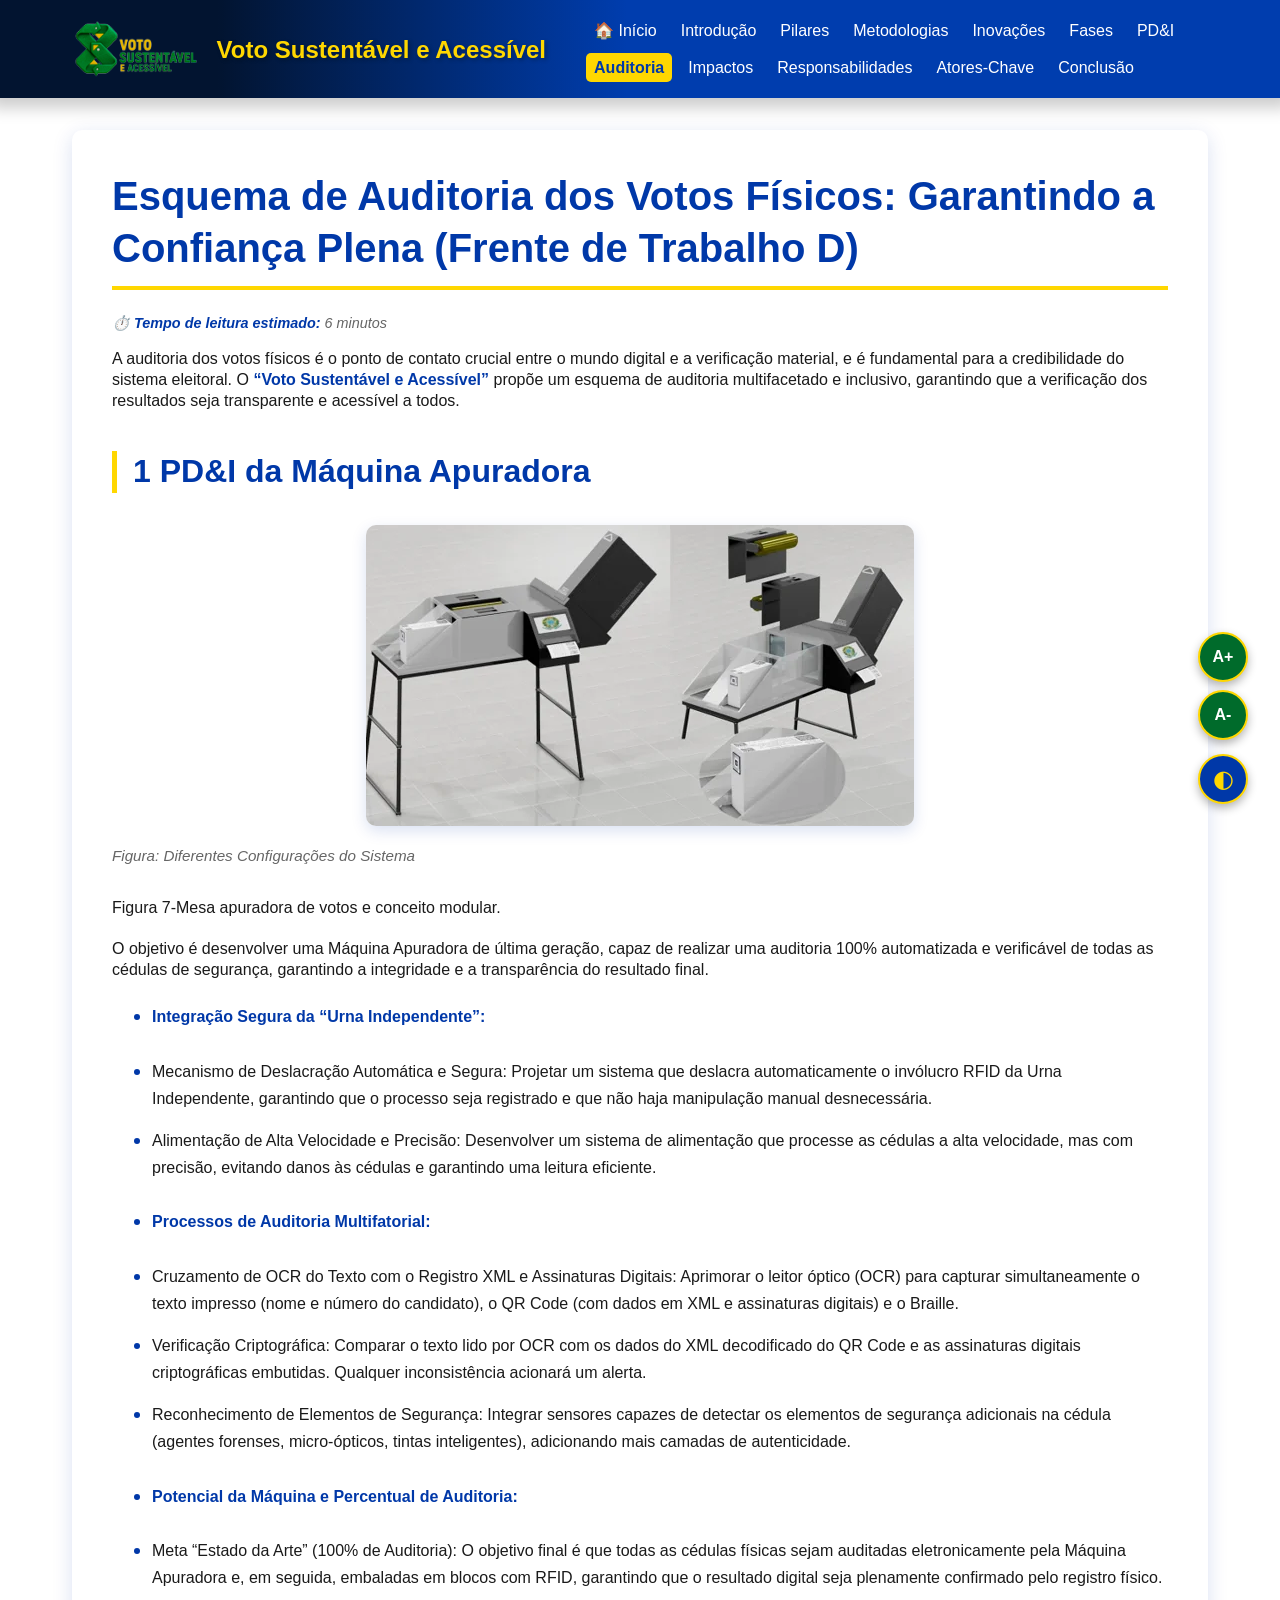
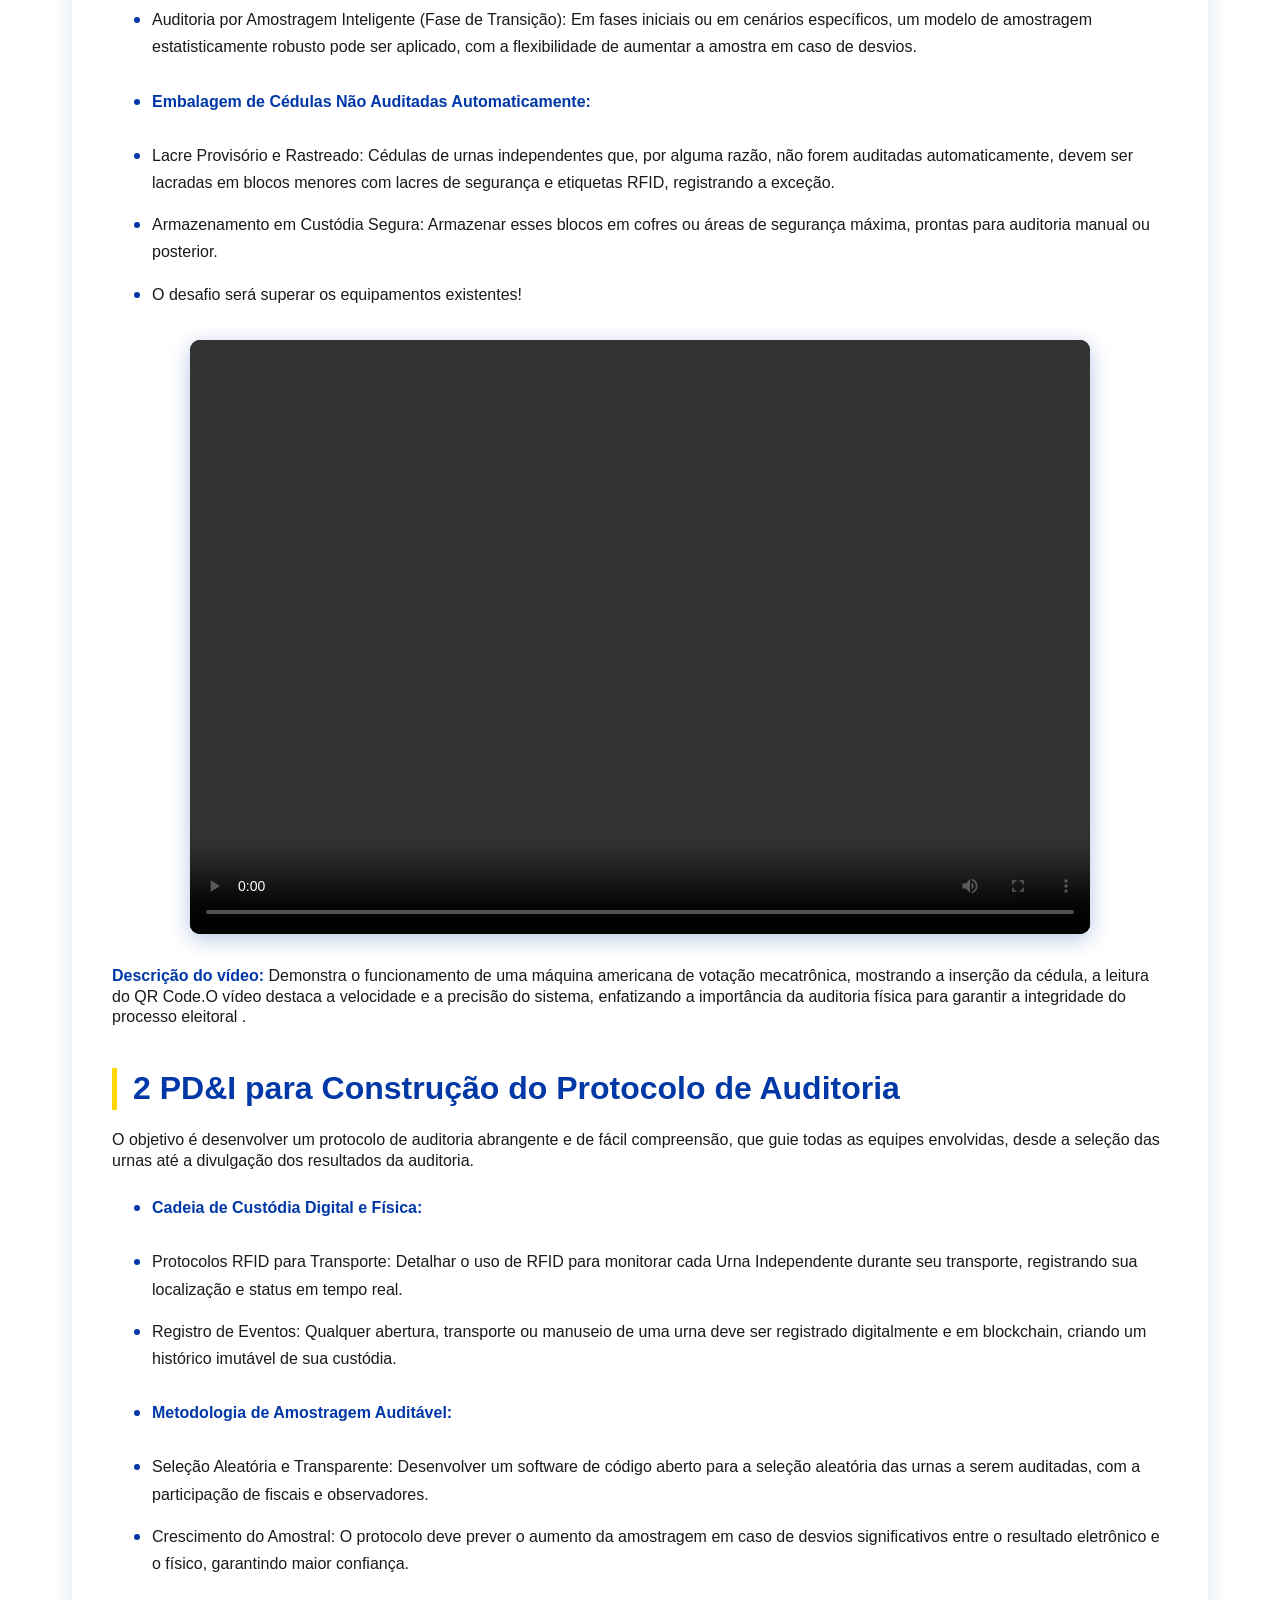
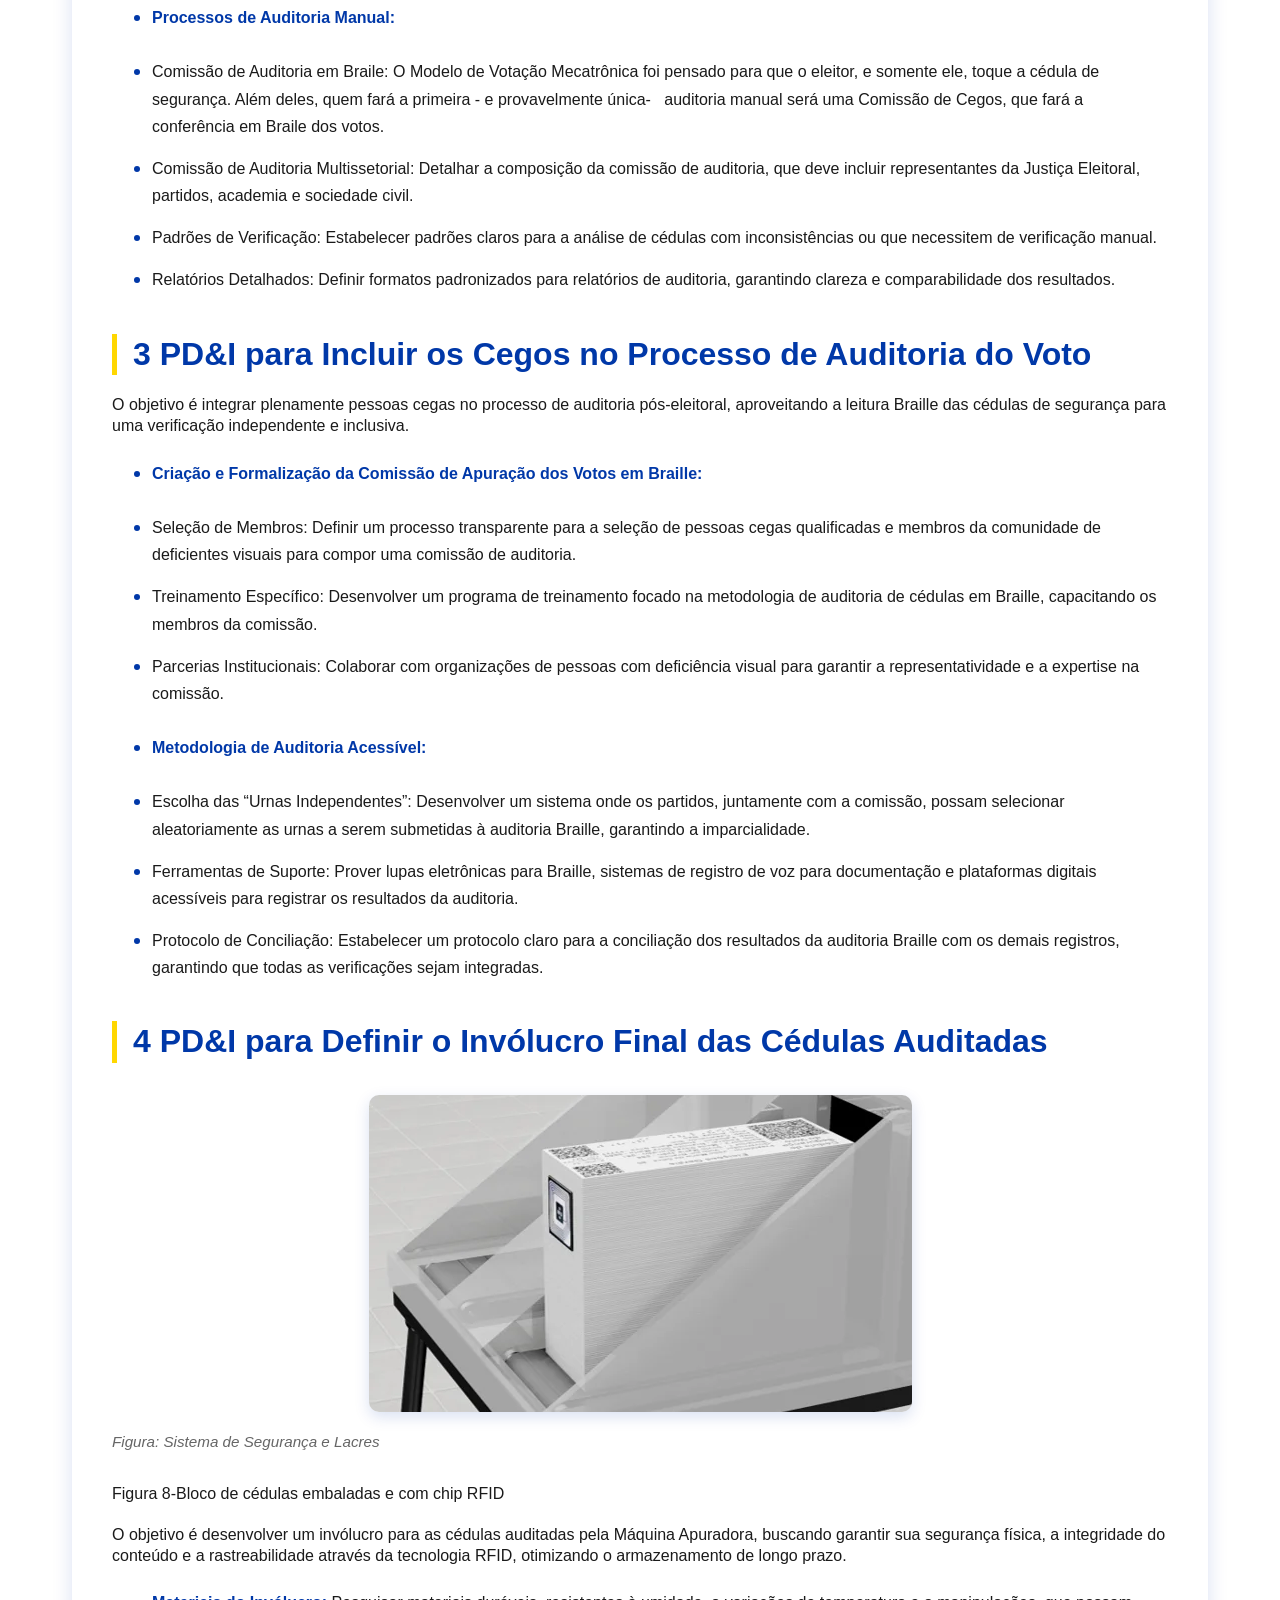
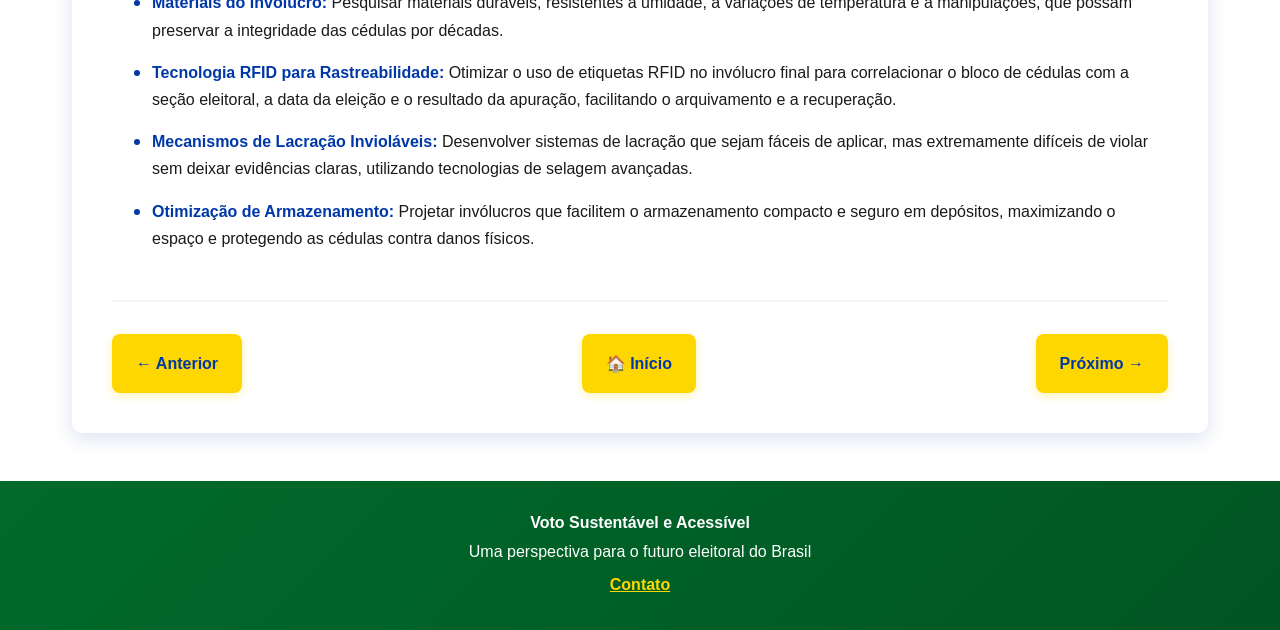
<file: cap7.html>
<!DOCTYPE html>
<html lang="pt-BR">
<head>
    <meta charset="utf-8" />
    <meta content="text/html; charset=utf-8" http-equiv="Content-Type" />
    <meta http-equiv="X-UA-Compatible" content="ie=edge,chrome=1" />
    <meta content="no-cache, no-store, must-revalidate" http-equiv="Cache-Control" />
    <meta content="no-cache" http-equiv="Pragma" />
    <meta content="0" http-equiv="Expires" />
    <meta content="always" name="referrer" />
    <meta name="viewport" content="width=device-width, initial-scale=1.0">
    <meta name="description" content="Esquema de Auditoria dos Votos Físicos: Garantindo a Confiança Plena (Frente de Trabalho D) - Programa Voto Sustentável e Acessível">
    <meta name="keywords" content="voto sustentável, acessibilidade, eleições, sustentabilidade, democracia">
    <meta name="author" content="Programa Voto Sustentável e Acessível">
    <link href="/assets/css/styles.css" rel="stylesheet" />
    <title>Esquema de Auditoria dos Votos Físicos: Garantindo a Confiança Plena (Frente de Trabalho D) - Voto Sustentável e Acessível</title>
    <script async src="https://cse.google.com/cse.js?cx=9220533801715431d"></script>
</head>
<body>
    <a href="#main-content" class="skip-link">Pular para o conteúdo principal</a>

    <header role="banner">
        <div class="header-container">
            <div class="logo">
                <img src="/assets/img/logomarca150x70.png" alt="Logo do programa Voto Sustentável e Acessível com símbolo verde em formato de laço representando sustentabilidade">
                <span class="logo-text">Voto Sustentável e Acessível</span>
            </div>
            <button class="menu-toggle" aria-expanded="false" aria-controls="navigation">
                ☰ Menu
            </button>
            <nav id="navigation" aria-label="Navegação principal">
                <ul class="nav-links">
                    <li><a href="index2.html">🏠 Início</a></li>
                    <li><a href="cap1.html">Introdução</a></li>
                    <li><a href="cap2.html">Pilares</a></li>
                    <li><a href="cap3.html">Metodologias</a></li>
                    <li><a href="cap4.html">Inovações</a></li>
                    <li><a href="cap5.html">Fases</a></li>
                    <li><a href="cap6.html">PD&amp;I</a></li>
                    <li><a href="cap7.html" class="active" aria-current="page">Auditoria</a></li>
                    <li><a href="cap8.html">Impactos</a></li>
                    <li><a href="cap9.html">Responsabilidades</a></li>
                    <li><a href="cap10.html">Atores-Chave</a></li>
                    <li><a href="cap11.html">Conclusão</a></li>
                </ul>
            </nav>
        </div>
    </header>

    <main id="main-content" role="main" tabindex="-1">
        <div class="container">
            <article>
                <h1>Esquema de Auditoria dos Votos Físicos: Garantindo a Confiança Plena (Frente de Trabalho D)</h1>
                <p>A auditoria dos votos físicos é o ponto de contato crucial entre o mundo digital e a verificação material, e é fundamental para a credibilidade do sistema eleitoral. O <strong>“Voto Sustentável e Acessível”</strong> propõe um esquema de auditoria multifacetado e inclusivo, garantindo que a verificação dos resultados seja transparente e acessível a todos.</p>
                <h2>1 PD&amp;I da Máquina Apuradora</h2>
                <div class="image-container">
                    <img src="/assets/img/image008.png" alt="Diferentes configurações e modelos do sistema de votação mecatrônico" loading="lazy">
                    <p class="image-caption">Figura: Diferentes Configurações do Sistema</p>
                </div>
                <p>Figura 7-Mesa apuradora de votos e conceito modular.</p>
                <p>O objetivo é desenvolver uma Máquina Apuradora de última geração, capaz de realizar uma auditoria 100% automatizada e verificável de todas as cédulas de segurança, garantindo a integridade e a transparência do resultado final.</p>
                <ul>
                    <li><strong>Integração Segura da “Urna Independente”:</strong></li>
                </ul>
                <ul>
                    <li>Mecanismo de Deslacração Automática e Segura: Projetar um sistema que deslacra automaticamente o invólucro RFID da Urna Independente, garantindo que o processo seja registrado e que não haja manipulação manual desnecessária.</li>
                    <li>Alimentação de Alta Velocidade e Precisão: Desenvolver um sistema de alimentação que processe as cédulas a alta velocidade, mas com precisão, evitando danos às cédulas e garantindo uma leitura eficiente.</li>
                </ul>
                <ul>
                    <li><strong>Processos de Auditoria Multifatorial:</strong></li>
                </ul>
                <ul>
                    <li>Cruzamento de OCR do Texto com o Registro XML e Assinaturas Digitais: Aprimorar o leitor óptico (OCR) para capturar simultaneamente o texto impresso (nome e número do candidato), o QR Code (com dados em XML e assinaturas digitais) e o Braille.</li>
                    <li>Verificação Criptográfica: Comparar o texto lido por OCR com os dados do XML decodificado do QR Code e as assinaturas digitais criptográficas embutidas. Qualquer inconsistência acionará um alerta.</li>
                    <li>Reconhecimento de Elementos de Segurança: Integrar sensores capazes de detectar os elementos de segurança adicionais na cédula (agentes forenses, micro-ópticos, tintas inteligentes), adicionando mais camadas de autenticidade.</li>
                </ul>
                <ul>
                    <li><strong>Potencial da Máquina e Percentual de Auditoria:</strong></li>
                </ul>
                <ul>
                    <li>Meta “Estado da Arte” (100% de Auditoria): O objetivo final é que todas as cédulas físicas sejam auditadas eletronicamente pela Máquina Apuradora e, em seguida, embaladas em blocos com RFID, garantindo que o resultado digital seja plenamente confirmado pelo registro físico.</li>
                    <li>Auditoria por Amostragem Inteligente (Fase de Transição): Em fases iniciais ou em cenários específicos, um modelo de amostragem estatisticamente robusto pode ser aplicado, com a flexibilidade de aumentar a amostra em caso de desvios.</li>
                </ul>
                <ul>
                    <li><strong>Embalagem de Cédulas Não Auditadas Automaticamente:</strong></li>
                </ul>
                <ul>
                    <li>Lacre Provisório e Rastreado: Cédulas de urnas independentes que, por alguma razão, não forem auditadas automaticamente, devem ser lacradas em blocos menores com lacres de segurança e etiquetas RFID, registrando a exceção.</li>
                    <li>Armazenamento em Custódia Segura: Armazenar esses blocos em cofres ou áreas de segurança máxima, prontas para auditoria manual ou posterior.</li>
                    <li>O desafio será superar os equipamentos existentes!</li>
                </ul>
                <div class="youtube-container">
                    <video controls preload="metadata"
                           aria-label="Demonstração do modelo mecatrônico de votação"
                           aria-describedby="video-description-audit">
                        <source src="ess.mp4" type="video/mp4">
                        Seu navegador não oferece suporte à reprodução de vídeo.
                    </video>
                </div>
                <p class="video-caption" id="video-description-audit"><strong>Descrição do vídeo:</strong> Demonstra o funcionamento de uma máquina americana de votação mecatrônica, mostrando a inserção da cédula, a leitura do QR Code.O vídeo destaca a velocidade e a precisão do sistema, enfatizando a importância da auditoria física para garantir a integridade do processo eleitoral
                    .</p>
                <h2>2 PD&amp;I para Construção do Protocolo de Auditoria</h2>
                <p>O objetivo é desenvolver um protocolo de auditoria abrangente e de fácil compreensão, que guie todas as equipes envolvidas, desde a seleção das urnas até a divulgação dos resultados da auditoria.</p>
                <ul>
                    <li><strong>Cadeia de Custódia Digital e Física:</strong></li>
                </ul>
                <ul>
                    <li>Protocolos RFID para Transporte: Detalhar o uso de RFID para monitorar cada Urna Independente durante seu transporte, registrando sua localização e status em tempo real.</li>
                    <li>Registro de Eventos: Qualquer abertura, transporte ou manuseio de uma urna deve ser registrado digitalmente e em blockchain, criando um histórico imutável de sua custódia.</li>
                </ul>
                <ul>
                    <li><strong>Metodologia de Amostragem Auditável:</strong></li>
                </ul>
                <ul>
                    <li>Seleção Aleatória e Transparente: Desenvolver um software de código aberto para a seleção aleatória das urnas a serem auditadas, com a participação de fiscais e observadores.</li>
                    <li>Crescimento do Amostral: O protocolo deve prever o aumento da amostragem em caso de desvios significativos entre o resultado eletrônico e o físico, garantindo maior confiança.</li>
                </ul>
                <ul>
                    <li><strong>Processos de Auditoria Manual:</strong></li>
                </ul>
                <ul>
                    <li>Comissão de Auditoria em Braile: O Modelo de Votação Mecatrônica foi pensado para que o eleitor, e somente ele, toque a cédula de segurança. Além deles, quem fará a primeira - e provavelmente única-&nbsp; &nbsp;auditoria manual será uma Comissão de Cegos, que fará a conferência em Braile dos votos.</li>
                    <li>Comissão de Auditoria Multissetorial: Detalhar a composição da comissão de auditoria, que deve incluir representantes da Justiça Eleitoral, partidos, academia e sociedade civil.</li>
                    <li>Padrões de Verificação: Estabelecer padrões claros para a análise de cédulas com inconsistências ou que necessitem de verificação manual.</li>
                    <li>Relatórios Detalhados: Definir formatos padronizados para relatórios de auditoria, garantindo clareza e comparabilidade dos resultados.</li>
                </ul>
                <h2>3 PD&amp;I para Incluir os Cegos no Processo de Auditoria do Voto</h2>
                <p>O objetivo é integrar plenamente pessoas cegas no processo de auditoria pós-eleitoral, aproveitando a leitura Braille das cédulas de segurança para uma verificação independente e inclusiva.</p>
                <ul>
                    <li><strong>Criação e Formalização da Comissão de Apuração dos Votos em Braille:</strong></li>
                </ul>
                <ul>
                    <li>Seleção de Membros: Definir um processo transparente para a seleção de pessoas cegas qualificadas e membros da comunidade de deficientes visuais para compor uma comissão de auditoria.</li>
                    <li>Treinamento Específico: Desenvolver um programa de treinamento focado na metodologia de auditoria de cédulas em Braille, capacitando os membros da comissão.</li>
                    <li>Parcerias Institucionais: Colaborar com organizações de pessoas com deficiência visual para garantir a representatividade e a expertise na comissão.</li>
                </ul>
                <ul>
                    <li><strong>Metodologia de Auditoria Acessível:</strong></li>
                </ul>
                <ul>
                    <li>Escolha das “Urnas Independentes”: Desenvolver um sistema onde os partidos, juntamente com a comissão, possam selecionar aleatoriamente as urnas a serem submetidas à auditoria Braille, garantindo a imparcialidade.</li>
                    <li>Ferramentas de Suporte: Prover lupas eletrônicas para Braille, sistemas de registro de voz para documentação e plataformas digitais acessíveis para registrar os resultados da auditoria.</li>
                    <li>Protocolo de Conciliação: Estabelecer um protocolo claro para a conciliação dos resultados da auditoria Braille com os demais registros, garantindo que todas as verificações sejam integradas.</li>
                </ul>
                <h2>4 PD&amp;I para Definir o Invólucro Final das Cédulas Auditadas</h2>
                <div class="image-container">
                    <img src="/assets/img/image009.png" alt="Detalhe do bloco de cédulas lacradas pela máquina apuradora" loading="lazy">
                    <p class="image-caption">Figura: Sistema de Segurança e Lacres</p>
                </div>
                <p>Figura 8-Bloco de cédulas embaladas e com chip RFID</p>
                <p>O objetivo é desenvolver um invólucro para as cédulas auditadas pela Máquina Apuradora, buscando garantir sua segurança física, a integridade do conteúdo e a rastreabilidade através da tecnologia RFID, otimizando o armazenamento de longo prazo.</p>
                <ul>
                    <li><strong>Materiais do Invólucro: </strong>Pesquisar materiais duráveis, resistentes à umidade, a variações de temperatura e a manipulações, que possam preservar a integridade das cédulas por décadas.</li>
                    <li><strong>Tecnologia RFID para Rastreabilidade: </strong>Otimizar o uso de etiquetas RFID no invólucro final para correlacionar o bloco de cédulas com a seção eleitoral, a data da eleição e o resultado da apuração, facilitando o arquivamento e a recuperação.</li>
                    <li><strong>Mecanismos de Lacração Invioláveis:</strong> Desenvolver sistemas de lacração que sejam fáceis de aplicar, mas extremamente difíceis de violar sem deixar evidências claras, utilizando tecnologias de selagem avançadas.</li>
                    <li><strong>Otimização de Armazenamento:</strong> Projetar invólucros que facilitem o armazenamento compacto e seguro em depósitos, maximizando o espaço e protegendo as cédulas contra danos físicos.</li>
                </ul>




            </article>

            <div class="page-navigation">
                <a href="cap6.html" aria-label="Capítulo anterior">← Anterior</a>
                <a href="index2.html" aria-label="Voltar à página inicial">🏠 Início</a>
                <a href="cap8.html" aria-label="Próximo capítulo">Próximo →</a>
            </div>

        </div>
    </main>

    <footer role="contentinfo">
        <p><strong>Voto Sustentável e Acessível</strong></p>
        <p>Uma perspectiva para o futuro eleitoral do Brasil</p>
        <a href="mailto:rnadaf@tre-mt.jus.br">Contato</a>
    </footer>
    <!-- Google tag (gtag.js) -->
    <script async src="https://www.googletagmanager.com/gtag/js?id=G-00SEBS2K2P"></script>
    <script>
        window.dataLayer = window.dataLayer || [];
        function gtag() { dataLayer.push(arguments); }
        gtag('js', new Date());

        gtag('config', 'G-00SEBS2K2P');
    </script>
    <script src="/assets/js/script.js"></script>
    <script src="/assets/libs/jquery/jquery-3.7.1.min.js"></script>
</body>
</html>
</file>
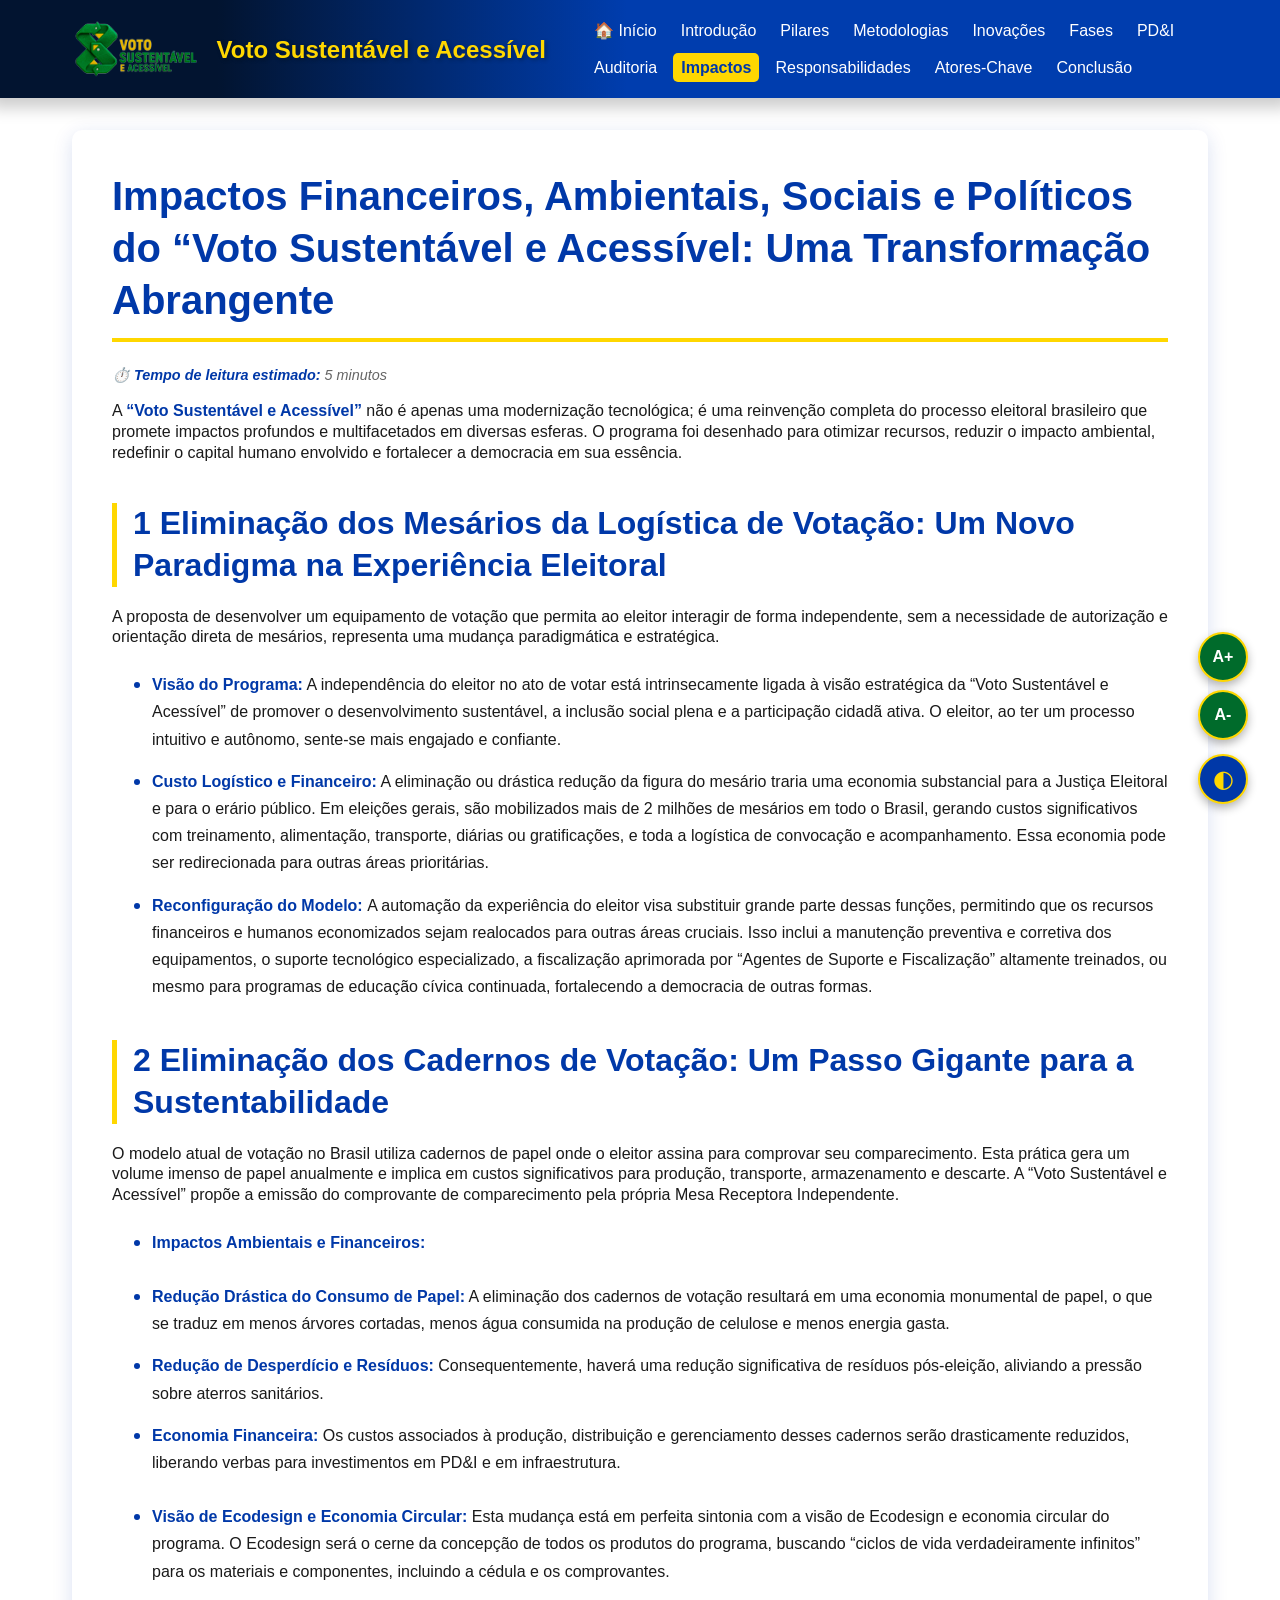
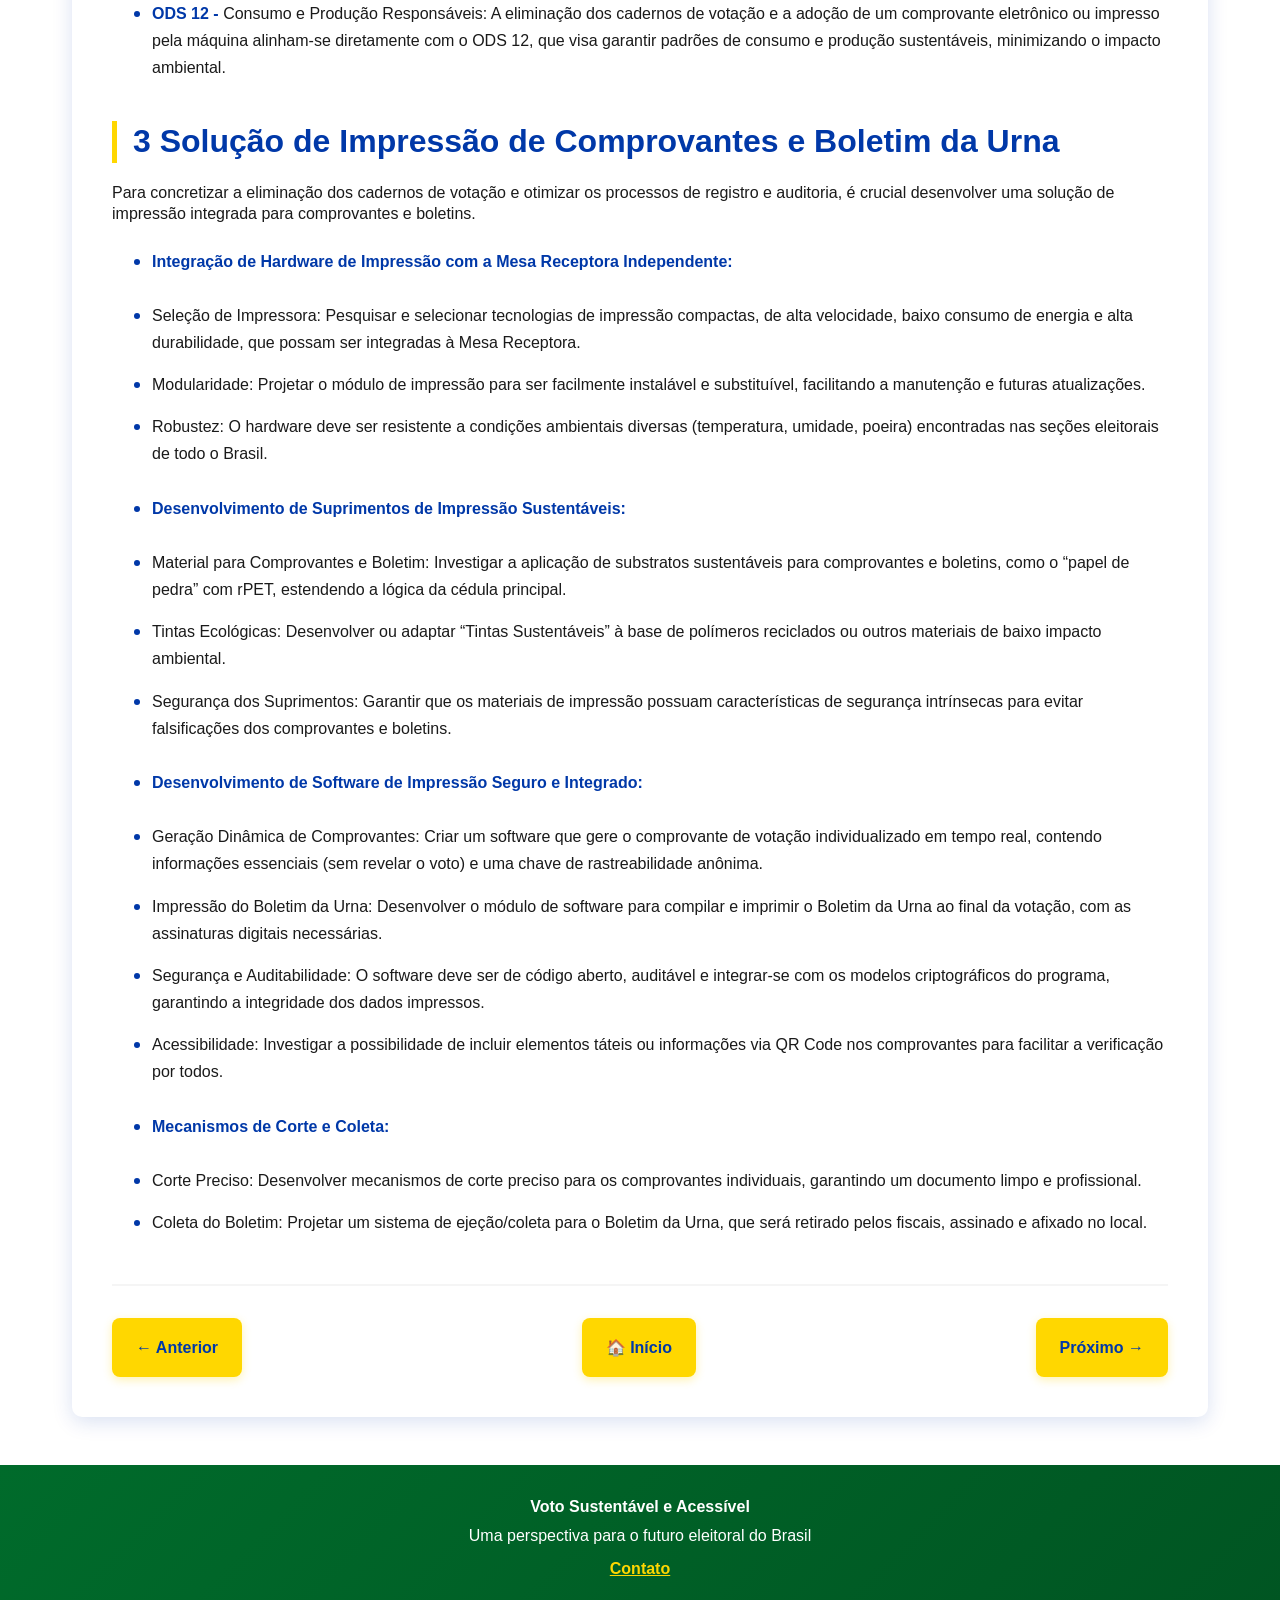
<file: cap8.html>
<!DOCTYPE html>
<html lang="pt-BR">
<head>
    <meta charset="utf-8" />
    <meta content="text/html; charset=utf-8" http-equiv="Content-Type" />
    <meta http-equiv="X-UA-Compatible" content="ie=edge,chrome=1" />
    <meta content="no-cache, no-store, must-revalidate" http-equiv="Cache-Control" />
    <meta content="no-cache" http-equiv="Pragma" />
    <meta content="0" http-equiv="Expires" />
    <meta content="always" name="referrer" />
    <meta name="viewport" content="width=device-width, initial-scale=1.0">
    <meta name="description" content="Impactos Financeiros, Ambientais, Sociais e Políticos do “Voto Sustentável e Acessível: Uma Transformação Abrangente - Programa Voto Sustentável e Acessível">
    <meta name="keywords" content="voto sustentável, acessibilidade, eleições, sustentabilidade, democracia">
    <meta name="author" content="Programa Voto Sustentável e Acessível">
    <link href="/assets/css/styles.css" rel="stylesheet" />
    <title>Impactos Financeiros, Ambientais, Sociais e Políticos do “Voto Sustentável e Acessível: Uma Transformação Abrangente - Voto Sustentável e Acessível</title>
    <script async src="https://cse.google.com/cse.js?cx=9220533801715431d"></script>
</head>
<body>
    <a href="#main-content" class="skip-link">Pular para o conteúdo principal</a>

    <header role="banner">
        <div class="header-container">
            <div class="logo">
                <img src="/assets/img/logomarca150x70.png" alt="Logo do programa Voto Sustentável e Acessível com símbolo verde em formato de laço representando sustentabilidade">
                <span class="logo-text">Voto Sustentável e Acessível</span>
            </div>
            <button class="menu-toggle" aria-expanded="false" aria-controls="navigation">
                ☰ Menu
            </button>
            <nav id="navigation" aria-label="Navegação principal">
                <ul class="nav-links">
                    <li><a href="index2.html">🏠 Início</a></li>
                    <li><a href="cap1.html">Introdução</a></li>
                    <li><a href="cap2.html">Pilares</a></li>
                    <li><a href="cap3.html">Metodologias</a></li>
                    <li><a href="cap4.html">Inovações</a></li>
                    <li><a href="cap5.html">Fases</a></li>
                    <li><a href="cap6.html">PD&amp;I</a></li>
                    <li><a href="cap7.html">Auditoria</a></li>
                    <li><a href="cap8.html" class="active" aria-current="page">Impactos</a></li>
                    <li><a href="cap9.html">Responsabilidades</a></li>
                    <li><a href="cap10.html">Atores-Chave</a></li>
                    <li><a href="cap11.html">Conclusão</a></li>
                </ul>
            </nav>
        </div>
    </header>

    <main id="main-content" role="main" tabindex="-1">
        <div class="container">
            <article>
                <h1>Impactos Financeiros, Ambientais, Sociais e Políticos do “Voto Sustentável e Acessível: Uma Transformação Abrangente</h1>
                <p>A <strong>“Voto Sustentável e Acessível”</strong> não é apenas uma modernização tecnológica; é uma reinvenção completa do processo eleitoral brasileiro que promete impactos profundos e multifacetados em diversas esferas. O programa foi desenhado para otimizar recursos, reduzir o impacto ambiental, redefinir o capital humano envolvido e fortalecer a democracia em sua essência.</p>
                <h2>1 Eliminação dos Mesários da Logística de Votação: Um Novo Paradigma na Experiência Eleitoral</h2>
                <p>A proposta de desenvolver um equipamento de votação que permita ao eleitor interagir de forma independente, sem a necessidade de autorização e orientação direta de mesários, representa uma mudança paradigmática e estratégica.</p>
                <ul>
                    <li><strong>Visão do Programa:</strong> A independência do eleitor no ato de votar está intrinsecamente ligada à visão estratégica da “Voto Sustentável e Acessível” de promover o desenvolvimento sustentável, a inclusão social plena e a participação cidadã ativa. O eleitor, ao ter um processo intuitivo e autônomo, sente-se mais engajado e confiante.</li>
                    <li><strong>Custo Logístico e Financeiro:</strong> A eliminação ou drástica redução da figura do mesário traria uma economia substancial para a Justiça Eleitoral e para o erário público. Em eleições gerais, são mobilizados mais de 2 milhões de mesários em todo o Brasil, gerando custos significativos com treinamento, alimentação, transporte, diárias ou gratificações, e toda a logística de convocação e acompanhamento. Essa economia pode ser redirecionada para outras áreas prioritárias.</li>
                    <li><strong>Reconfiguração do Modelo: </strong>A automação da experiência do eleitor visa substituir grande parte dessas funções, permitindo que os recursos financeiros e humanos economizados sejam realocados para outras áreas cruciais. Isso inclui a manutenção preventiva e corretiva dos equipamentos, o suporte tecnológico especializado, a fiscalização aprimorada por “Agentes de Suporte e Fiscalização” altamente treinados, ou mesmo para programas de educação cívica continuada, fortalecendo a democracia de outras formas.</li>
                </ul>
                <h2>2 Eliminação dos Cadernos de Votação: Um Passo Gigante para a Sustentabilidade</h2>
                <p>O modelo atual de votação no Brasil utiliza cadernos de papel onde o eleitor assina para comprovar seu comparecimento. Esta prática gera um volume imenso de papel anualmente e implica em custos significativos para produção, transporte, armazenamento e descarte. A “Voto Sustentável e Acessível” propõe a emissão do comprovante de comparecimento pela própria Mesa Receptora Independente.</p>
                <ul>
                    <li><strong>Impactos Ambientais e Financeiros:</strong></li>
                </ul>
                <ul>
                    <li><strong>Redução Drástica do Consumo de Papel:</strong> A eliminação dos cadernos de votação resultará em uma economia monumental de papel, o que se traduz em menos árvores cortadas, menos água consumida na produção de celulose e menos energia gasta.</li>
                    <li><strong>Redução de Desperdício e Resíduos:</strong> Consequentemente, haverá uma redução significativa de resíduos pós-eleição, aliviando a pressão sobre aterros sanitários.</li>
                    <li><strong>Economia Financeira:</strong> Os custos associados à produção, distribuição e gerenciamento desses cadernos serão drasticamente reduzidos, liberando verbas para investimentos em PD&amp;I e em infraestrutura.</li>
                </ul>
                <ul>
                    <li><strong>Visão de Ecodesign e Economia Circular:</strong> Esta mudança está em perfeita sintonia com a visão de Ecodesign e economia circular do programa. O Ecodesign será o cerne da concepção de todos os produtos do programa, buscando “ciclos de vida verdadeiramente infinitos” para os materiais e componentes, incluindo a cédula e os comprovantes.</li>
                    <li><strong>ODS 12 -</strong> Consumo e Produção Responsáveis: A eliminação dos cadernos de votação e a adoção de um comprovante eletrônico ou impresso pela máquina alinham-se diretamente com o ODS 12, que visa garantir padrões de consumo e produção sustentáveis, minimizando o impacto ambiental.</li>
                </ul>
                <h2>3 Solução de Impressão de Comprovantes e Boletim da Urna</h2>
                <p>Para concretizar a eliminação dos cadernos de votação e otimizar os processos de registro e auditoria, é crucial desenvolver uma solução de impressão integrada para comprovantes e boletins.</p>
                <ul>
                    <li><strong>Integração de Hardware de Impressão com a Mesa Receptora Independente:</strong></li>
                </ul>
                <ul>
                    <li>Seleção de Impressora: Pesquisar e selecionar tecnologias de impressão compactas, de alta velocidade, baixo consumo de energia e alta durabilidade, que possam ser integradas à Mesa Receptora.</li>
                    <li>Modularidade: Projetar o módulo de impressão para ser facilmente instalável e substituível, facilitando a manutenção e futuras atualizações.</li>
                    <li>Robustez: O hardware deve ser resistente a condições ambientais diversas (temperatura, umidade, poeira) encontradas nas seções eleitorais de todo o Brasil.</li>
                </ul>
                <ul>
                    <li><strong>Desenvolvimento de Suprimentos de Impressão Sustentáveis:</strong></li>
                </ul>
                <ul>
                    <li>Material para Comprovantes e Boletim: Investigar a aplicação de substratos sustentáveis para comprovantes e boletins, como o “papel de pedra” com rPET, estendendo a lógica da cédula principal.</li>
                    <li>Tintas Ecológicas: Desenvolver ou adaptar “Tintas Sustentáveis” à base de polímeros reciclados ou outros materiais de baixo impacto ambiental.</li>
                    <li>Segurança dos Suprimentos: Garantir que os materiais de impressão possuam características de segurança intrínsecas para evitar falsificações dos comprovantes e boletins.</li>
                </ul>
                <ul>
                    <li><strong>Desenvolvimento de Software de Impressão Seguro e Integrado:</strong></li>
                </ul>
                <ul>
                    <li>Geração Dinâmica de Comprovantes: Criar um software que gere o comprovante de votação individualizado em tempo real, contendo informações essenciais (sem revelar o voto) e uma chave de rastreabilidade anônima.</li>
                    <li>Impressão do Boletim da Urna: Desenvolver o módulo de software para compilar e imprimir o Boletim da Urna ao final da votação, com as assinaturas digitais necessárias.</li>
                    <li>Segurança e Auditabilidade: O software deve ser de código aberto, auditável e integrar-se com os modelos criptográficos do programa, garantindo a integridade dos dados impressos.</li>
                    <li>Acessibilidade: Investigar a possibilidade de incluir elementos táteis ou informações via QR Code nos comprovantes para facilitar a verificação por todos.</li>
                </ul>
                <ul>
                    <li><strong>Mecanismos de Corte e Coleta:</strong></li>
                </ul>
                <ul>
                    <li>Corte Preciso: Desenvolver mecanismos de corte preciso para os comprovantes individuais, garantindo um documento limpo e profissional.</li>
                    <li>Coleta do Boletim: Projetar um sistema de ejeção/coleta para o Boletim da Urna, que será retirado pelos fiscais, assinado e afixado no local.</li>
                </ul>

            </article>

            <div class="page-navigation">
                <a href="cap7.html" aria-label="Capítulo anterior">← Anterior</a>
                <a href="index2.html" aria-label="Voltar à página inicial">🏠 Início</a>
                <a href="cap9.html" aria-label="Próximo capítulo">Próximo →</a>
            </div>

        </div>
    </main>

    <footer role="contentinfo">
        <p><strong>Voto Sustentável e Acessível</strong></p>
        <p>Uma perspectiva para o futuro eleitoral do Brasil</p>
        <a href="mailto:rnadaf@tre-mt.jus.br">Contato</a>
    </footer>
    <!-- Google tag (gtag.js) -->
    <script async src="https://www.googletagmanager.com/gtag/js?id=G-00SEBS2K2P"></script>
    <script>
        window.dataLayer = window.dataLayer || [];
        function gtag() { dataLayer.push(arguments); }
        gtag('js', new Date());

        gtag('config', 'G-00SEBS2K2P');
    </script>
    <script src="/assets/js/script.js"></script>
    <script src="/assets/libs/jquery/jquery-3.7.1.min.js"></script>
</body>
</html>
</file>
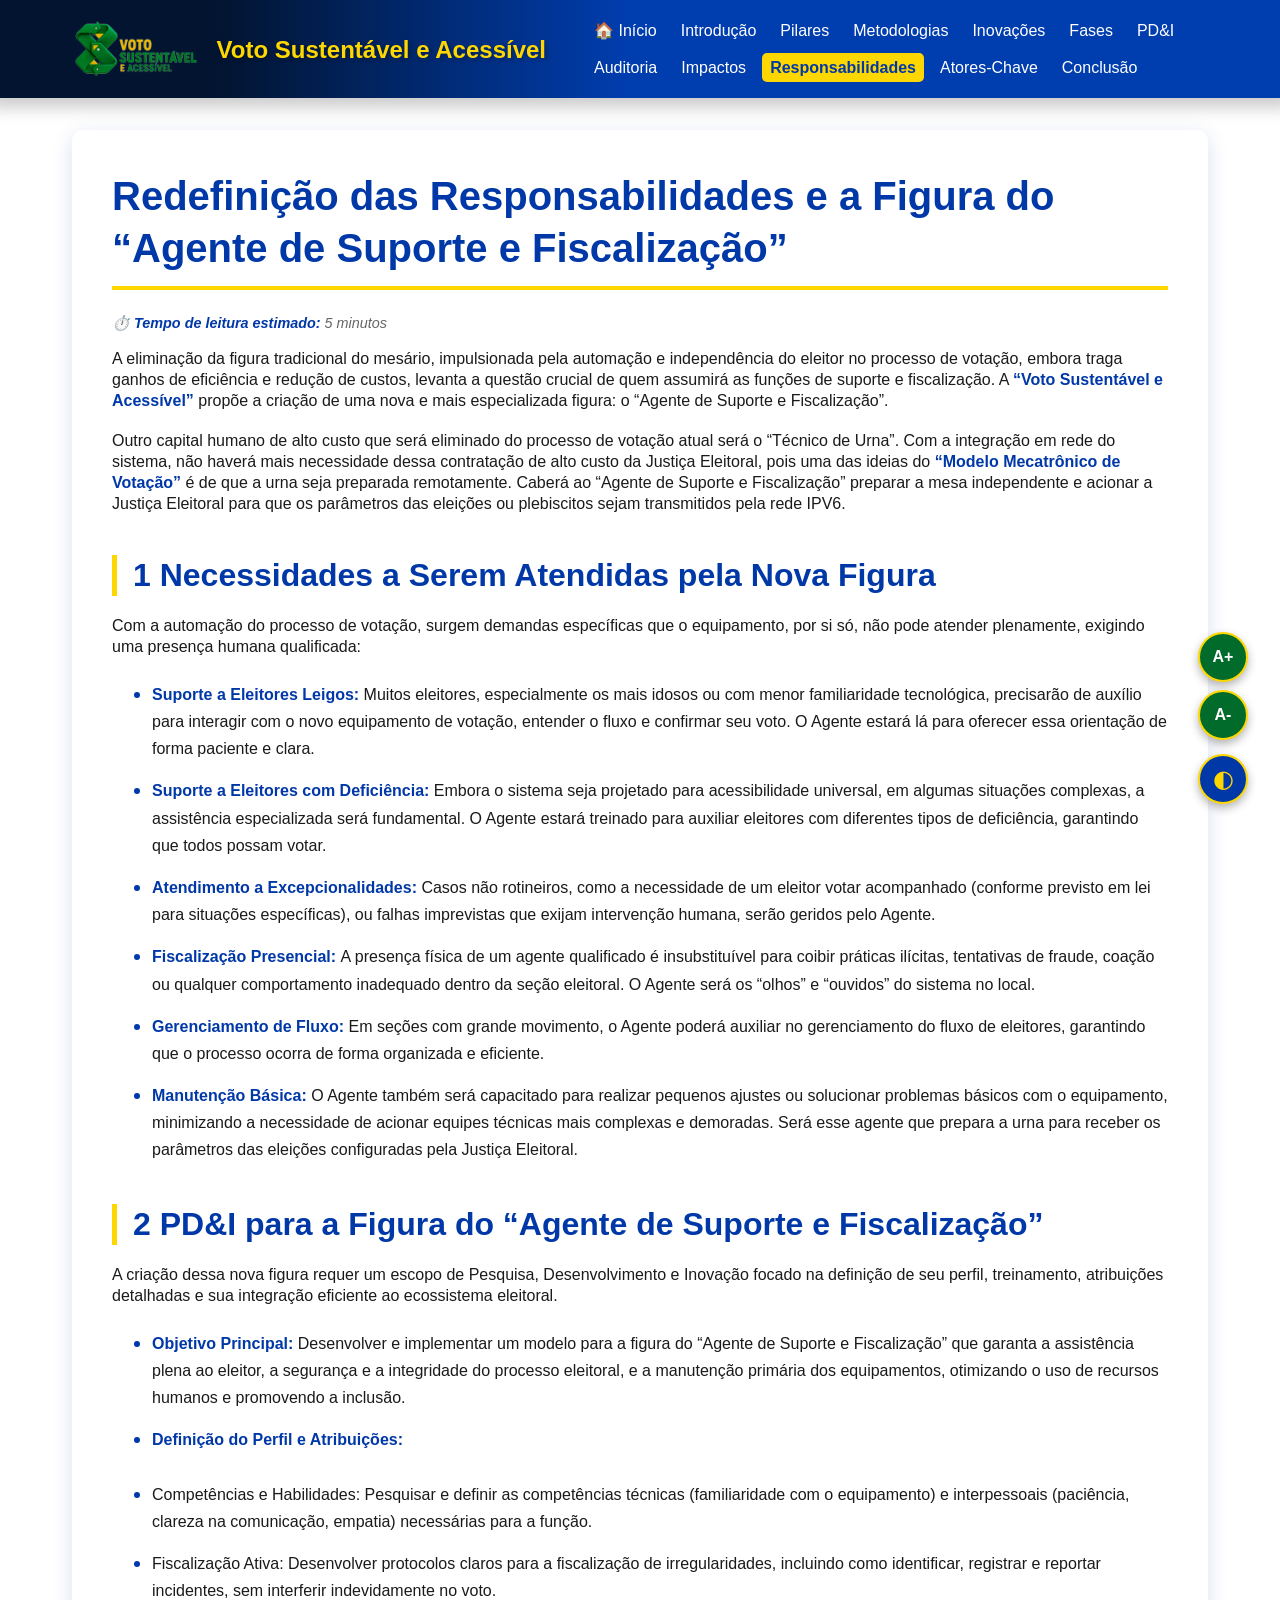
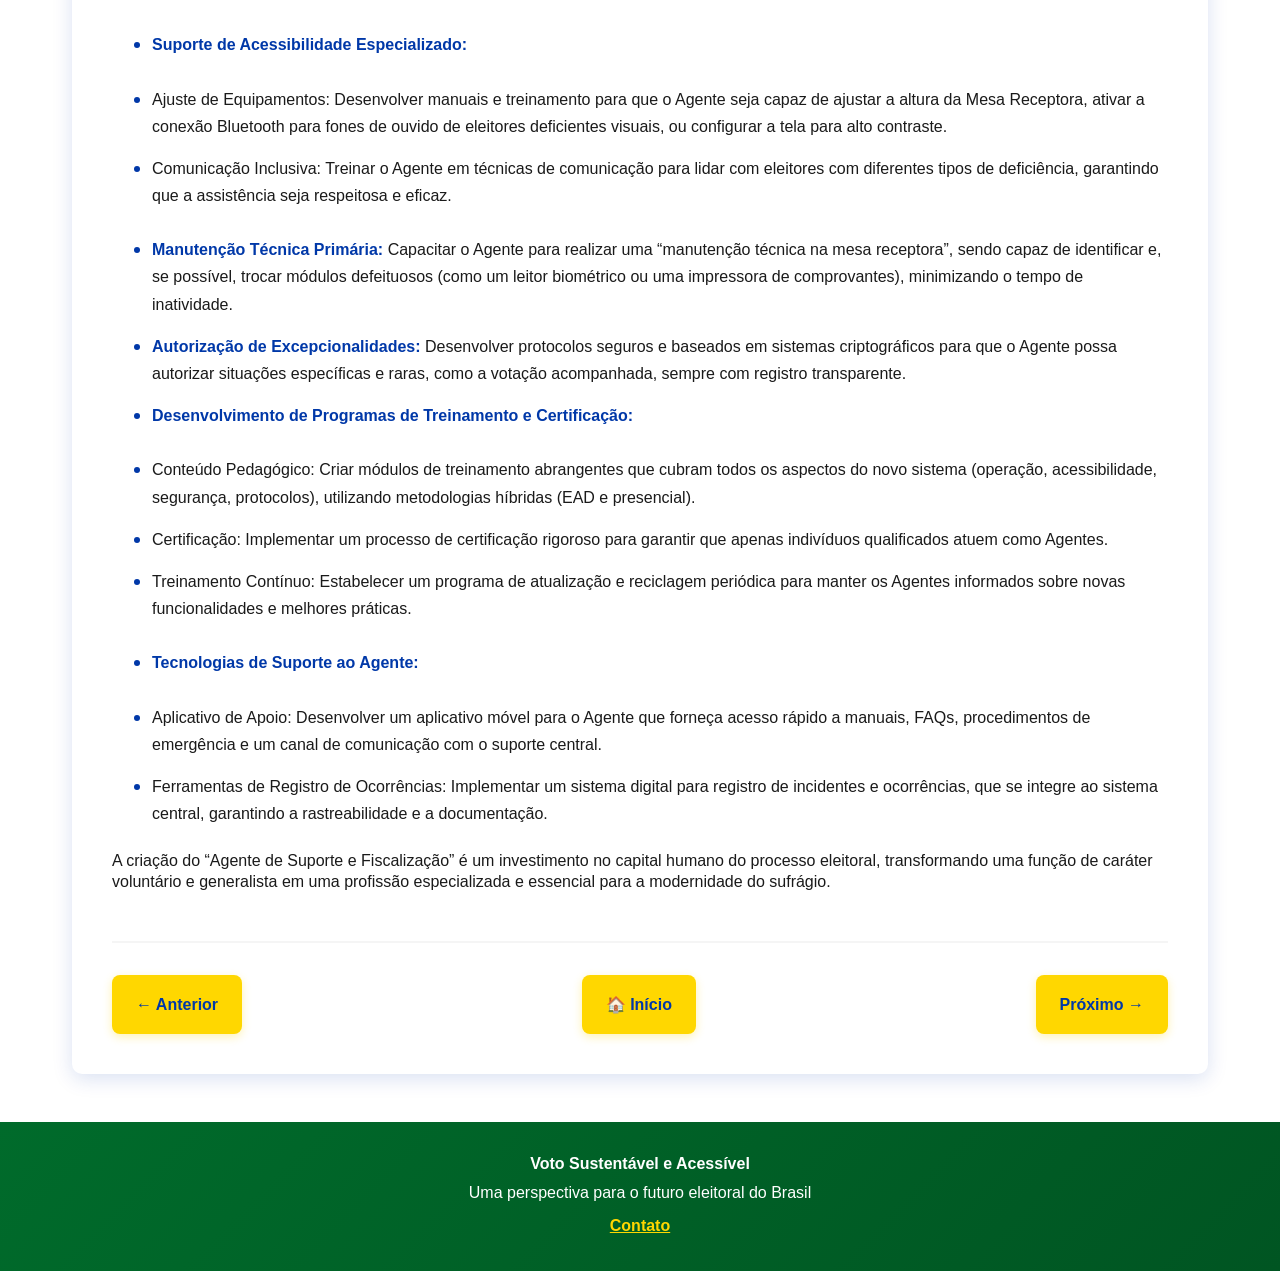
<file: cap9.html>
<!DOCTYPE html>
<html lang="pt-BR">
<head>
    <meta charset="utf-8" />
    <meta content="text/html; charset=utf-8" http-equiv="Content-Type" />
    <meta http-equiv="X-UA-Compatible" content="ie=edge,chrome=1" />
    <meta content="no-cache, no-store, must-revalidate" http-equiv="Cache-Control" />
    <meta content="no-cache" http-equiv="Pragma" />
    <meta content="0" http-equiv="Expires" />
    <meta content="always" name="referrer" />
    <meta name="viewport" content="width=device-width, initial-scale=1.0">
    <meta name="description" content="Redefinição das Responsabilidades e a Figura do “Agente de Suporte e Fiscalização” - Programa Voto Sustentável e Acessível">
    <meta name="keywords" content="voto sustentável, acessibilidade, eleições, sustentabilidade, democracia">
    <meta name="author" content="Programa Voto Sustentável e Acessível">
    <link href="/assets/css/styles.css" rel="stylesheet" />
    <title>Redefinição das Responsabilidades e a Figura do “Agente de Suporte e Fiscalização” - Voto Sustentável e Acessível</title>
    <script async src="https://cse.google.com/cse.js?cx=9220533801715431d"></script>
</head>
<body>
    <a href="#main-content" class="skip-link">Pular para o conteúdo principal</a>

    <header role="banner">
        <div class="header-container">
            <div class="logo">
                <img src="/assets/img/logomarca150x70.png" alt="Logo do programa Voto Sustentável e Acessível com símbolo verde em formato de laço representando sustentabilidade">
                <span class="logo-text">Voto Sustentável e Acessível</span>
            </div>
            <button class="menu-toggle" aria-expanded="false" aria-controls="navigation">
                ☰ Menu
            </button>
            <nav id="navigation" aria-label="Navegação principal">
                <ul class="nav-links">
                    <li><a href="index2.html">🏠 Início</a></li>
                    <li><a href="cap1.html">Introdução</a></li>
                    <li><a href="cap2.html">Pilares</a></li>
                    <li><a href="cap3.html">Metodologias</a></li>
                    <li><a href="cap4.html">Inovações</a></li>
                    <li><a href="cap5.html">Fases</a></li>
                    <li><a href="cap6.html">PD&amp;I</a></li>
                    <li><a href="cap7.html">Auditoria</a></li>
                    <li><a href="cap8.html">Impactos</a></li>
                    <li><a href="cap9.html" class="active" aria-current="page">Responsabilidades</a></li>
                    <li><a href="cap10.html">Atores-Chave</a></li>
                    <li><a href="cap11.html">Conclusão</a></li>
                </ul>
            </nav>
        </div>
    </header>

    <main id="main-content" role="main" tabindex="-1">
        <div class="container">
            <article>
                <h1>Redefinição das Responsabilidades e a Figura do “Agente de Suporte e Fiscalização”</h1>
                <p>A eliminação da figura tradicional do mesário, impulsionada pela automação e independência do eleitor no processo de votação, embora traga ganhos de eficiência e redução de custos, levanta a questão crucial de quem assumirá as funções de suporte e fiscalização. A <strong>“Voto Sustentável e Acessível”</strong> propõe a criação de uma nova e mais especializada figura: o “Agente de Suporte e Fiscalização”.</p>
                <p>Outro capital humano de alto custo que será eliminado do processo de votação atual será o “Técnico de Urna”. Com a integração em rede do sistema, não haverá mais necessidade dessa contratação de alto custo da Justiça Eleitoral, pois uma das ideias do <strong>“Modelo Mecatrônico de Votação”</strong> é de que a urna seja preparada remotamente. Caberá ao “Agente de Suporte e Fiscalização” preparar a mesa independente e acionar a Justiça Eleitoral para que os parâmetros das eleições ou plebiscitos sejam transmitidos pela rede IPV6.</p>
                <h2>1 Necessidades a Serem Atendidas pela Nova Figura</h2>
                <p>Com a automação do processo de votação, surgem demandas específicas que o equipamento, por si só, não pode atender plenamente, exigindo uma presença humana qualificada:</p>
                <ul>
                    <li><strong>Suporte a Eleitores Leigos:</strong> Muitos eleitores, especialmente os mais idosos ou com menor familiaridade tecnológica, precisarão de auxílio para interagir com o novo equipamento de votação, entender o fluxo e confirmar seu voto. O Agente estará lá para oferecer essa orientação de forma paciente e clara.</li>
                    <li><strong>Suporte a Eleitores com Deficiência:</strong> Embora o sistema seja projetado para acessibilidade universal, em algumas situações complexas, a assistência especializada será fundamental. O Agente estará treinado para auxiliar eleitores com diferentes tipos de deficiência, garantindo que todos possam votar.</li>
                    <li><strong>Atendimento a Excepcionalidades:</strong> Casos não rotineiros, como a necessidade de um eleitor votar acompanhado (conforme previsto em lei para situações específicas), ou falhas imprevistas que exijam intervenção humana, serão geridos pelo Agente.</li>
                    <li><strong>Fiscalização Presencial: </strong>A presença física de um agente qualificado é insubstituível para coibir práticas ilícitas, tentativas de fraude, coação ou qualquer comportamento inadequado dentro da seção eleitoral. O Agente será os “olhos” e “ouvidos” do sistema no local.</li>
                    <li><strong>Gerenciamento de Fluxo:</strong> Em seções com grande movimento, o Agente poderá auxiliar no gerenciamento do fluxo de eleitores, garantindo que o processo ocorra de forma organizada e eficiente.</li>
                    <li><strong>Manutenção Básica:</strong> O Agente também será capacitado para realizar pequenos ajustes ou solucionar problemas básicos com o equipamento, minimizando a necessidade de acionar equipes técnicas mais complexas e demoradas. Será esse agente que prepara a urna para receber os parâmetros das eleições configuradas pela Justiça Eleitoral.</li>
                </ul>
                <h2>2 PD&amp;I para a Figura do “Agente de Suporte e Fiscalização”</h2>
                <p>A criação dessa nova figura requer um escopo de Pesquisa, Desenvolvimento e Inovação focado na definição de seu perfil, treinamento, atribuições detalhadas e sua integração eficiente ao ecossistema eleitoral.</p>
                <ul>
                    <li><strong>Objetivo Principal: </strong>Desenvolver e implementar um modelo para a figura do “Agente de Suporte e Fiscalização” que garanta a assistência plena ao eleitor, a segurança e a integridade do processo eleitoral, e a manutenção primária dos equipamentos, otimizando o uso de recursos humanos e promovendo a inclusão.</li>
                    <li><strong>Definição do Perfil e Atribuições:</strong></li>
                </ul>
                <ul>
                    <li>Competências e Habilidades: Pesquisar e definir as competências técnicas (familiaridade com o equipamento) e interpessoais (paciência, clareza na comunicação, empatia) necessárias para a função.</li>
                    <li>Fiscalização Ativa: Desenvolver protocolos claros para a fiscalização de irregularidades, incluindo como identificar, registrar e reportar incidentes, sem interferir indevidamente no voto.</li>
                </ul>
                <ul>
                    <li><strong>Suporte de Acessibilidade Especializado:</strong></li>
                </ul>
                <ul>
                    <li>Ajuste de Equipamentos: Desenvolver manuais e treinamento para que o Agente seja capaz de ajustar a altura da Mesa Receptora, ativar a conexão Bluetooth para fones de ouvido de eleitores deficientes visuais, ou configurar a tela para alto contraste.</li>
                    <li>Comunicação Inclusiva: Treinar o Agente em técnicas de comunicação para lidar com eleitores com diferentes tipos de deficiência, garantindo que a assistência seja respeitosa e eficaz.</li>
                </ul>
                <ul>
                    <li><strong>Manutenção Técnica Primária:</strong> Capacitar o Agente para realizar uma “manutenção técnica na mesa receptora”, sendo capaz de identificar e, se possível, trocar módulos defeituosos (como um leitor biométrico ou uma impressora de comprovantes), minimizando o tempo de inatividade.</li>
                    <li><strong>Autorização de Excepcionalidades:</strong> Desenvolver protocolos seguros e baseados em sistemas criptográficos para que o Agente possa autorizar situações específicas e raras, como a votação acompanhada, sempre com registro transparente.</li>
                    <li><strong>Desenvolvimento de Programas de Treinamento e Certificação:</strong></li>
                </ul>
                <ul>
                    <li>Conteúdo Pedagógico: Criar módulos de treinamento abrangentes que cubram todos os aspectos do novo sistema (operação, acessibilidade, segurança, protocolos), utilizando metodologias híbridas (EAD e presencial).</li>
                    <li>Certificação: Implementar um processo de certificação rigoroso para garantir que apenas indivíduos qualificados atuem como Agentes.</li>
                    <li>Treinamento Contínuo: Estabelecer um programa de atualização e reciclagem periódica para manter os Agentes informados sobre novas funcionalidades e melhores práticas.</li>
                </ul>
                <ul>
                    <li><strong>Tecnologias de Suporte ao Agente:</strong></li>
                </ul>
                <ul>
                    <li>Aplicativo de Apoio: Desenvolver um aplicativo móvel para o Agente que forneça acesso rápido a manuais, FAQs, procedimentos de emergência e um canal de comunicação com o suporte central.</li>
                    <li>Ferramentas de Registro de Ocorrências: Implementar um sistema digital para registro de incidentes e ocorrências, que se integre ao sistema central, garantindo a rastreabilidade e a documentação.</li>
                </ul>
                <p>A criação do “Agente de Suporte e Fiscalização” é um investimento no capital humano do processo eleitoral, transformando uma função de caráter voluntário e generalista em uma profissão especializada e essencial para a modernidade do sufrágio.</p>

            </article>

            <div class="page-navigation">
                <a href="cap8.html" aria-label="Capítulo anterior">← Anterior</a>
                <a href="index2.html" aria-label="Voltar à página inicial">🏠 Início</a>
                <a href="cap10.html" aria-label="Próximo capítulo">Próximo →</a>
            </div>

        </div>
    </main>

    <footer role="contentinfo">
        <p><strong>Voto Sustentável e Acessível</strong></p>
        <p>Uma perspectiva para o futuro eleitoral do Brasil</p>
        <a href="mailto:rnadaf@tre-mt.jus.br">Contato</a>
    </footer>
    <!-- Google tag (gtag.js) -->
    <script async src="https://www.googletagmanager.com/gtag/js?id=G-00SEBS2K2P"></script>
    <script>
        window.dataLayer = window.dataLayer || [];
        function gtag() { dataLayer.push(arguments); }
        gtag('js', new Date());

        gtag('config', 'G-00SEBS2K2P');
    </script>
    <script src="/assets/js/script.js"></script>
    <script src="/assets/libs/jquery/jquery-3.7.1.min.js"></script>
</body>
</html>
</file>
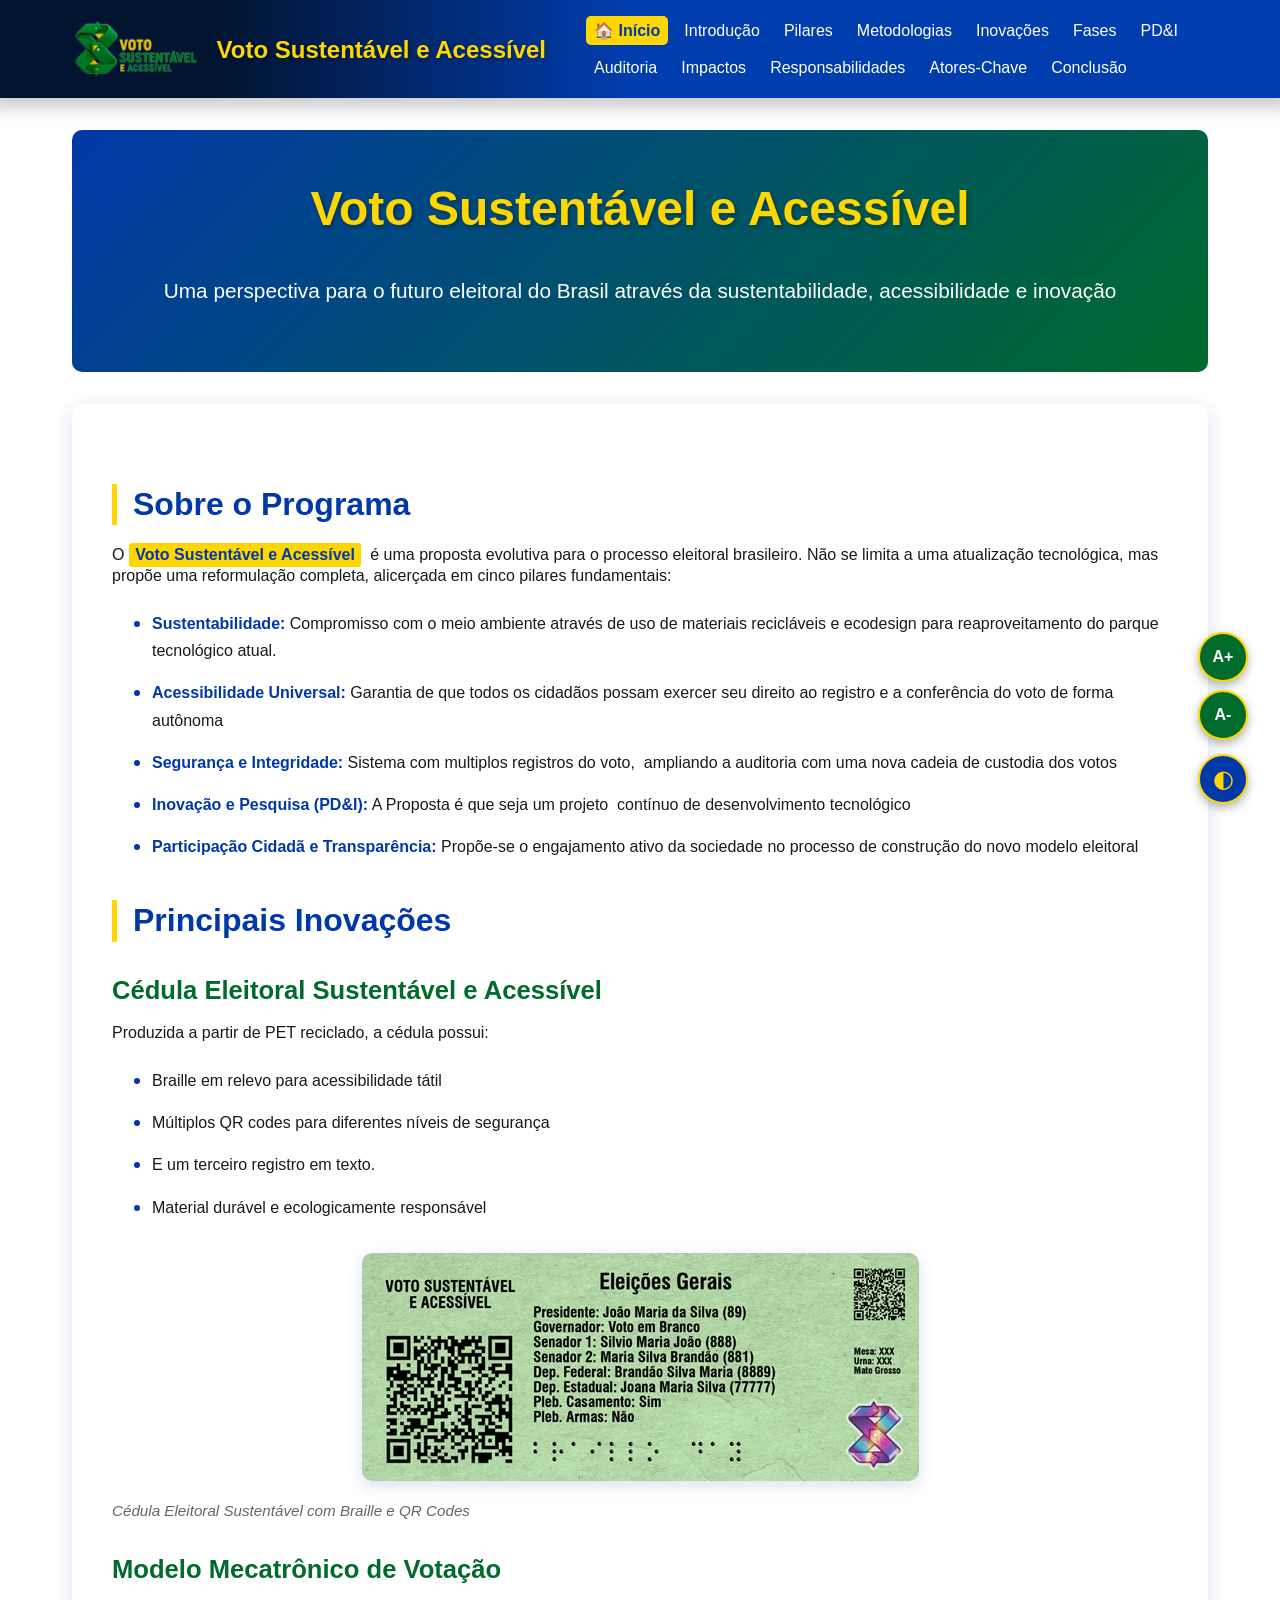
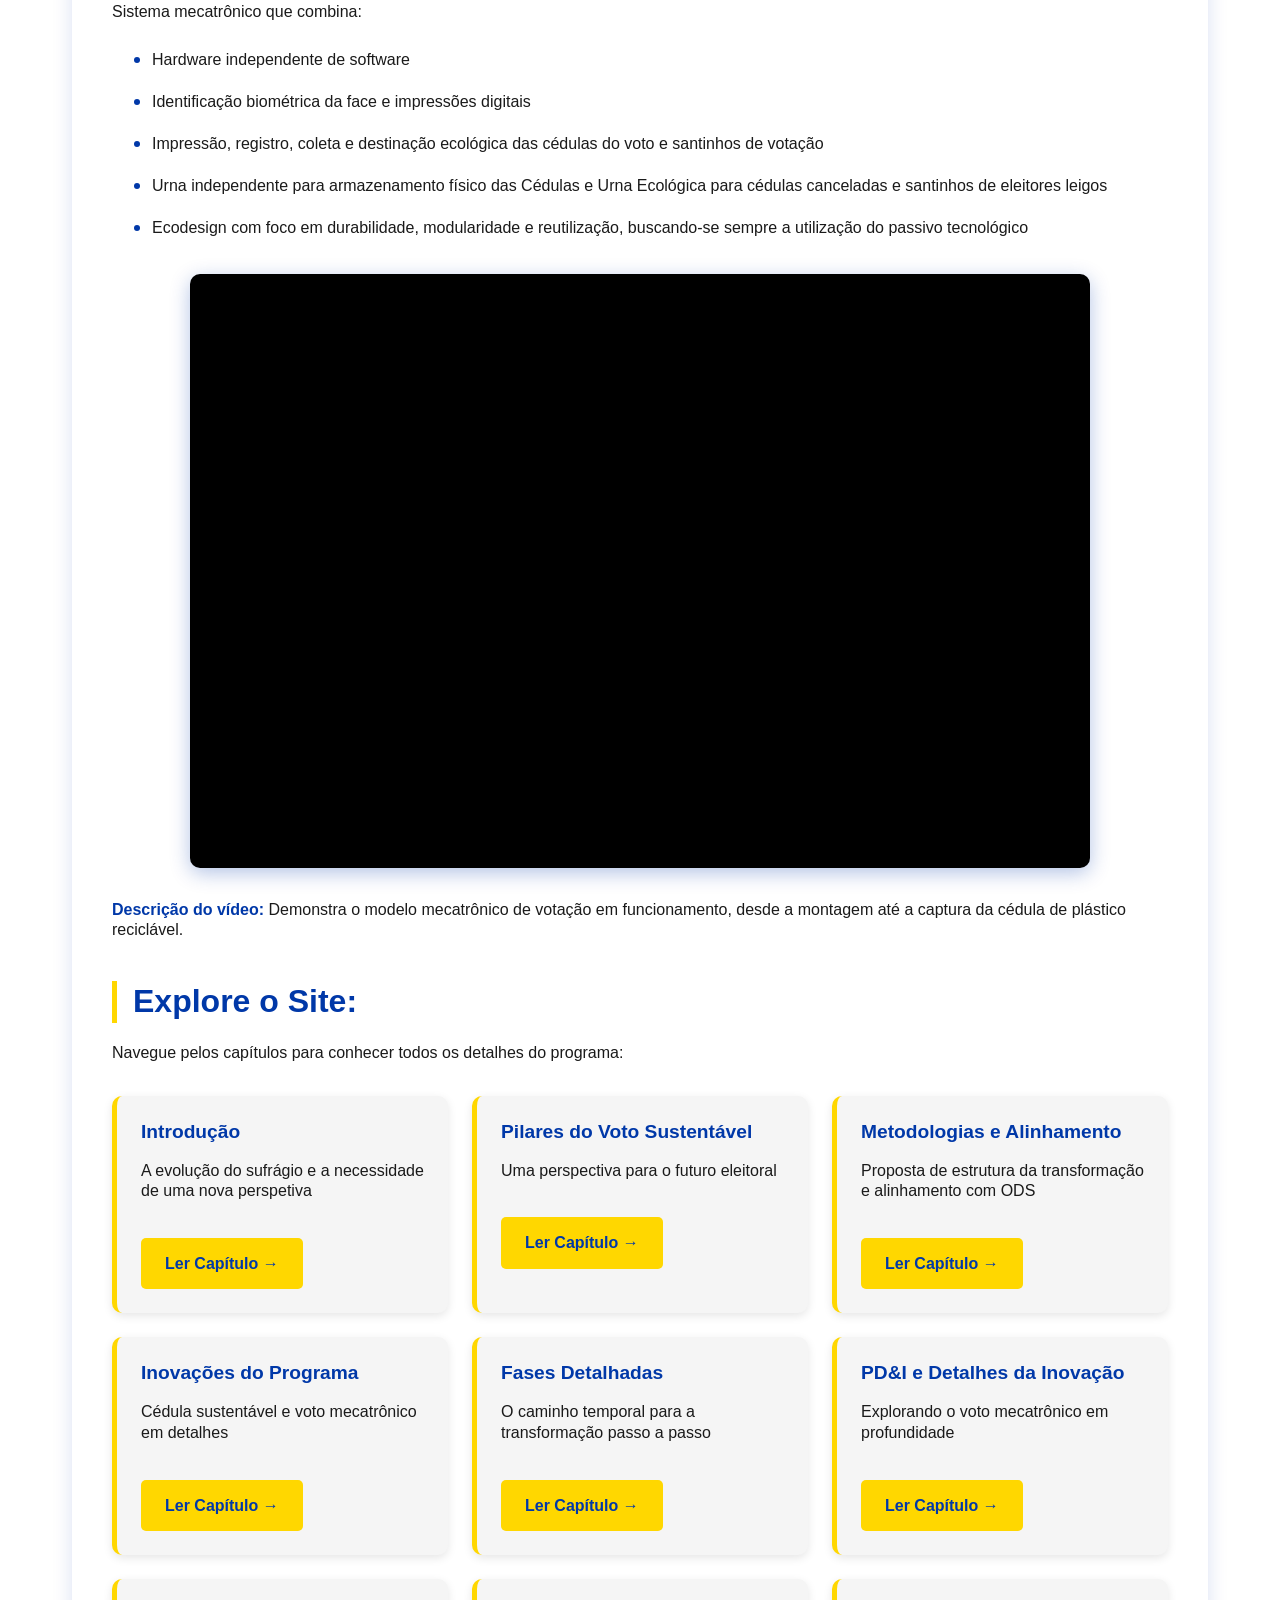
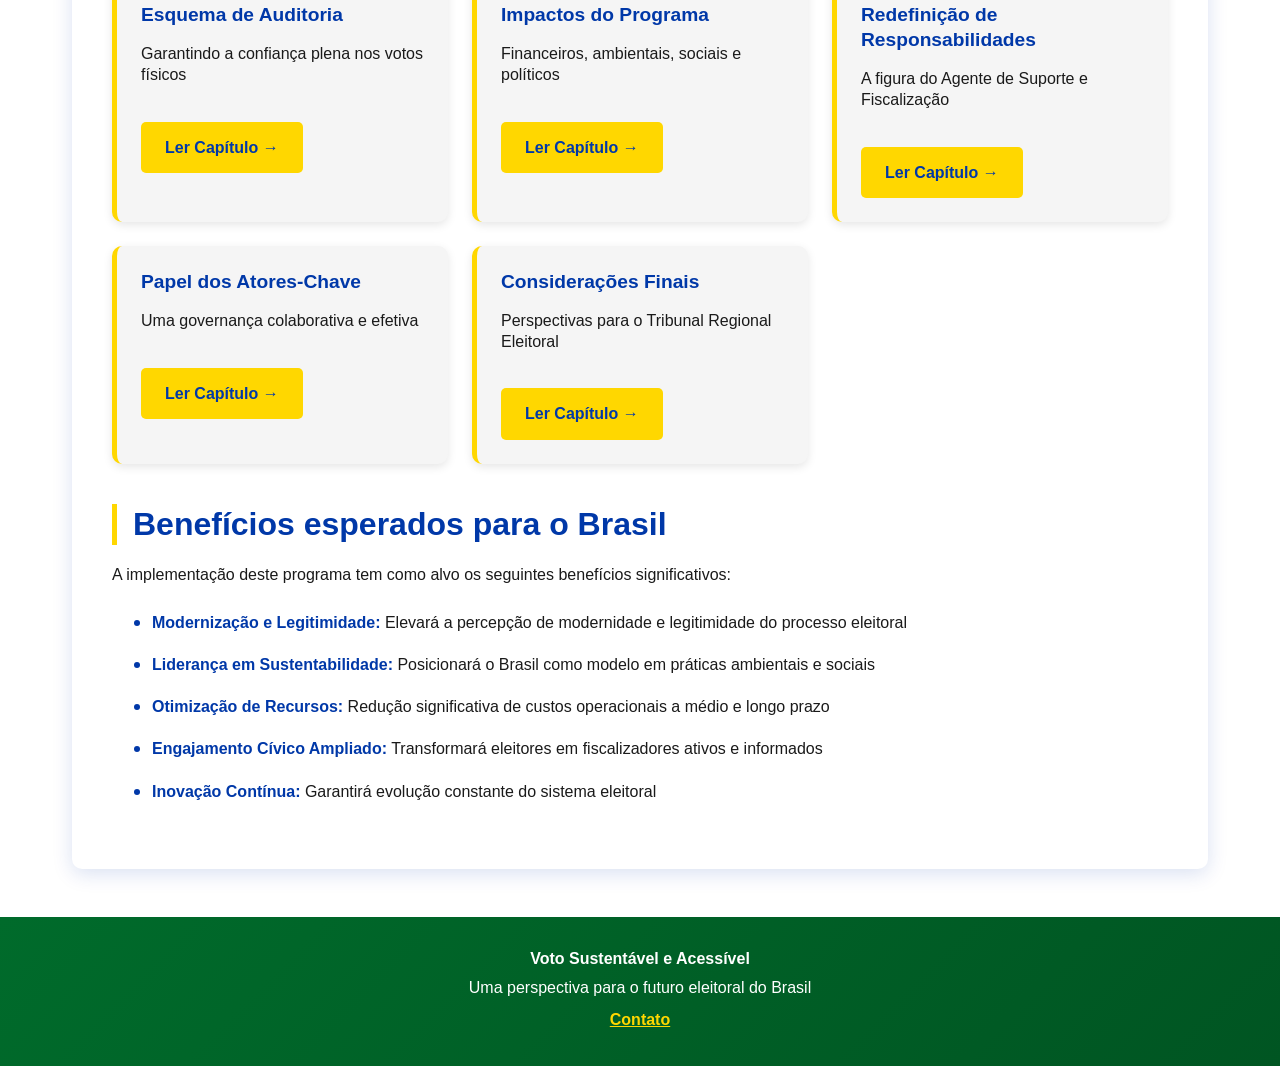
<file: index2.html>
﻿<!DOCTYPE html>
<html lang="pt-BR">
<head>
    <meta charset="utf-8" />
    <meta content="text/html; charset=utf-8" http-equiv="Content-Type" />
    <meta http-equiv="X-UA-Compatible" content="ie=edge,chrome=1" />
    <meta content="no-cache, no-store, must-revalidate" http-equiv="Cache-Control" />
    <meta content="no-cache" http-equiv="Pragma" />
    <meta content="0" http-equiv="Expires" />
    <meta content="always" name="referrer" />
    <meta name="viewport" content="width=device-width, initial-scale=1.0">
    <meta name="description" content="Voto Sustentável e Acessível - Um programa transformador para o futuro eleitoral brasileiro">
    <meta name="keywords" content="voto sustentável, acessibilidade, eleições, sustentabilidade, democracia, Brasil">
    <meta name="author" content="Programa Voto Sustentável e Acessível">
    <link href="/assets/css/styles.css" rel="stylesheet" />
    <title>Voto Sustentável e Acessível - Início</title>
    <script async src="https://cse.google.com/cse.js?cx=9220533801715431d"></script>
</head>
<body>
    <a href="#main-content" class="skip-link">Pular para o conteúdo principal</a>

    <header role="banner">
        <div class="header-container">
            <div class="logo">
                <img src="/assets/img/logomarca150x70.png" alt="Logo do programa Voto Sustentável e Acessível com símbolo verde em formato de laço representando sustentabilidade">
                <span class="logo-text">Voto Sustentável e Acessível</span>
            </div>
            <button class="menu-toggle" aria-expanded="false" aria-controls="navigation">
                ☰ Menu
            </button>
            <nav id="navigation" aria-label="Navegação principal">
                <ul class="nav-links">
                    <li><a href="index2.html" class="active" aria-current="page">🏠 Início</a></li>
                    <li><a href="cap1.html">Introdução</a></li>
                    <li><a href="cap2.html">Pilares</a></li>
                    <li><a href="cap3.html">Metodologias</a></li>
                    <li><a href="cap4.html">Inovações</a></li>
                    <li><a href="cap5.html">Fases</a></li>
                    <li><a href="cap6.html">PD&amp;I</a></li>
                    <li><a href="cap7.html">Auditoria</a></li>
                    <li><a href="cap8.html">Impactos</a></li>
                    <li><a href="cap9.html">Responsabilidades</a></li>
                    <li><a href="cap10.html">Atores-Chave</a></li>
                    <li><a href="cap11.html">Conclusão</a></li>
                </ul>
            </nav>
        </div>
    </header>

    <main id="main-content" role="main" tabindex="-1">
        <div class="hero">
            <h1>Voto Sustentável e Acessível</h1>
            <p>Uma perspectiva para o futuro eleitoral do Brasil através da sustentabilidade, acessibilidade e inovação</p>
        </div>

        <div class="container">
            <section aria-labelledby="sobre">
                <h2 id="sobre">Sobre o Programa</h2>
                <p>O <strong class="highlight">Voto Sustentável e Acessível</strong> &nbsp;é uma proposta evolutiva para o processo eleitoral brasileiro. Não se limita a uma  atualização tecnológica, mas propõe uma reformulação completa, alicerçada em cinco pilares fundamentais:</p>

                <ul>
                    <li><strong>Sustentabilidade:</strong> Compromisso com o meio ambiente através de uso de materiais recicláveis e ecodesign para reaproveitamento do parque tecnológico atual.</li>
                    <li><strong>Acessibilidade Universal:</strong> Garantia de que todos os cidadãos possam exercer seu direito ao registro e a conferência do voto de forma autônoma</li>
                    <li><strong>Segurança e Integridade:</strong> Sistema com  multiplos registros do voto,&nbsp; ampliando a auditoria com uma nova cadeia de custodia dos votos</li>
                    <li><strong>Inovação e Pesquisa (PD&I):</strong> A Proposta é que seja um projeto&nbsp; contínuo de desenvolvimento tecnológico</li>
                    <li><strong>Participação Cidadã e Transparência:</strong> Propõe-se o engajamento ativo da sociedade no processo de construção do novo modelo eleitoral</li>
                </ul>


            </section>

            <section aria-labelledby="inovacoes">
                <h2 id="inovacoes">Principais Inovações</h2>

                <h3>Cédula Eleitoral Sustentável e Acessível</h3>
                <p>Produzida a partir de PET reciclado, a cédula possui:</p>
                <ul>
                    <li>Braille em relevo para acessibilidade tátil</li>
                    <li>Múltiplos QR codes para diferentes níveis de segurança</li>
                    <li>E um terceiro registro em texto.&nbsp; &nbsp;</li>
                    <li>Material durável e ecologicamente responsável</li>

                </ul>

                <div class="image-container">
                    <img src="/assets/img/image002.png" alt="Cédula eleitoral sustentável com campos de votação, códigos QR e marcações em Braille." loading="lazy">
                    <p class="image-caption">Cédula Eleitoral Sustentável com Braille e QR Codes</p>
                </div>

                <h3>Modelo Mecatrônico de Votação</h3>
                <p>Sistema mecatrônico que combina:</p>
                <ul>
                    <li>Hardware independente de software</li>
                    <li>Identificação biométrica da face e impressões digitais</li>
                    <li>Impressão, registro, coleta e destinação ecológica das cédulas do voto e santinhos de votação</li>
                    <li>Urna independente para armazenamento físico das Cédulas e Urna Ecológica para cédulas canceladas e santinhos de eleitores leigos</li>
                    <li>Ecodesign com foco em durabilidade, modularidade e reutilização, buscando-se sempre a utilização do passivo tecnológico</li>
                </ul>

                <div class="youtube-container">
                    <iframe src="https://www.youtube.com/embed/gnp96K3c58I"
                            title="Ensaio Virtual do Voto Acessivel com voto de deficiente visual e físico."
                            aria-describedby="video-description-home"
                            frameborder="0"
                            allowfullscreen
                            loading="lazy">
                    </iframe>
                </div>
                <p class="video-caption" id="video-description-home"><strong>Descrição do vídeo:</strong> Demonstra o modelo mecatrônico de votação em funcionamento, desde a montagem até a captura da cédula de plástico reciclável.</p>
            </section>

            <section aria-labelledby="capitulos">
                <h2 id="capitulos">Explore o Site:</h2>
                <p>Navegue pelos capítulos para conhecer todos os detalhes do programa:</p>

                <div class="chapters-grid">
                    <div class="chapter-card">
                        <h3>Introdução</h3>
                        <p>A evolução do sufrágio e a necessidade de uma nova perspetiva</p>
                        <a href="cap1.html" aria-label="Ler Introdução">Ler Capítulo →</a>
                    </div>

                    <div class="chapter-card">
                        <h3>Pilares do Voto Sustentável</h3>
                        <p>Uma perspectiva para o futuro eleitoral</p>
                        <a href="cap2.html" aria-label="Ler sobre os Pilares">Ler Capítulo →</a>
                    </div>

                    <div class="chapter-card">
                        <h3>Metodologias e Alinhamento</h3>
                        <p>Proposta de estrutura da transformação e alinhamento com ODS</p>
                        <a href="cap3.html" aria-label="Ler sobre Metodologias">Ler Capítulo →</a>
                    </div>

                    <div class="chapter-card">
                        <h3>Inovações do Programa</h3>
                        <p>Cédula sustentável e voto mecatrônico em detalhes</p>
                        <a href="cap4.html" aria-label="Ler sobre Inovações">Ler Capítulo →</a>
                    </div>

                    <div class="chapter-card">
                        <h3>Fases Detalhadas</h3>
                        <p>O caminho temporal para a transformação passo a passo</p>
                        <a href="cap5.html" aria-label="Ler sobre as Fases">Ler Capítulo →</a>
                    </div>

                    <div class="chapter-card">
                        <h3>PD&I e Detalhes da Inovação</h3>
                        <p>Explorando o voto mecatrônico em profundidade</p>
                        <a href="cap6.html" aria-label="Ler sobre PD&I">Ler Capítulo →</a>
                    </div>

                    <div class="chapter-card">
                        <h3>Esquema de Auditoria</h3>
                        <p>Garantindo a confiança plena nos votos físicos</p>
                        <a href="cap7.html" aria-label="Ler sobre Auditoria">Ler Capítulo →</a>
                    </div>

                    <div class="chapter-card">
                        <h3>Impactos do Programa</h3>
                        <p>Financeiros, ambientais, sociais e políticos</p>
                        <a href="cap8.html" aria-label="Ler sobre Impactos">Ler Capítulo →</a>
                    </div>

                    <div class="chapter-card">
                        <h3>Redefinição de Responsabilidades</h3>
                        <p>A figura do Agente de Suporte e Fiscalização</p>
                        <a href="cap9.html" aria-label="Ler sobre Responsabilidades">Ler Capítulo →</a>
                    </div>

                    <div class="chapter-card">
                        <h3>Papel dos Atores-Chave</h3>
                        <p>Uma governança colaborativa e efetiva</p>
                        <a href="cap10.html" aria-label="Ler sobre Atores-Chave">Ler Capítulo →</a>
                    </div>

                    <div class="chapter-card">
                        <h3>Considerações Finais</h3>
                        <p>Perspectivas para o Tribunal Regional Eleitoral</p>
                        <a href="cap11.html" aria-label="Ler Considerações Finais">Ler Capítulo →</a>
                    </div>
                </div>
            </section>

            <section aria-labelledby="beneficios">
                <h2 id="beneficios">Benefícios esperados para o Brasil</h2>
                <p>A implementação deste programa tem como alvo os seguintes benefícios significativos:</p>

                <ul>
                    <li><strong>Modernização e Legitimidade:</strong> Elevará a percepção de modernidade e legitimidade do processo eleitoral</li>
                    <li><strong>Liderança em Sustentabilidade:</strong> Posicionará o Brasil como modelo em práticas ambientais e sociais</li>
                    <li><strong>Otimização de Recursos:</strong> Redução significativa de custos operacionais a médio e longo prazo</li>
                    <li><strong>Engajamento Cívico Ampliado:</strong> Transformará eleitores em fiscalizadores ativos e informados</li>
                    <li><strong>Inovação Contínua:</strong> Garantirá evolução constante do sistema eleitoral</li>
                </ul>
            </section>
        </div>
    </main>


    <footer role="contentinfo">
        <p><strong>Voto Sustentável e Acessível</strong></p>
        <p>Uma perspectiva para o futuro eleitoral do Brasil</p>
        <a href="mailto:rnadaf@tre-mt.jus.br">Contato</a>
    </footer>
    <!-- Google tag (gtag.js) -->
    <script async src="https://www.googletagmanager.com/gtag/js?id=G-00SEBS2K2P"></script>
    <script>
        window.dataLayer = window.dataLayer || [];
        function gtag() { dataLayer.push(arguments); }
        gtag('js', new Date());

        gtag('config', 'G-00SEBS2K2P');
    </script>
    <script src="/assets/js/script.js"></script>
    <script src="/assets/libs/jquery/jquery-3.7.1.min.js"></script>
</body>
</html>
</file>
<file: assets/css/landing.css>
@import url('https://fonts.googleapis.com/css2?family=Manrope:wght@400;500;600;700;800&family=Newsreader:opsz,wght@6..72,500;6..72,600;6..72,700&display=swap');

:root {
    color-scheme: light;
    --forest: #07533c;
    --forest-deep: #073c30;
    --forest-ink: #123e34;
    --leaf: #16834e;
    --mint: #eaf3ec;
    --mint-deep: #d6e6d9;
    --gold: #e5b91f;
    --gold-light: #f7dc77;
    --ink: #182b25;
    --muted: #53665e;
    --paper: #fbfcfa;
    --white: #fff;
    --line: #d9e3dc;
    --shadow: 0 22px 60px rgba(7, 60, 48, .12);
    --header-height: 84px;
    font-family: 'Manrope', sans-serif;
    scroll-padding-top: calc(var(--header-height) + 1.25rem);
}

* { box-sizing: border-box; }
html { scroll-behavior: smooth; }
body.landing-page {
    margin: 0;
    color: var(--ink);
    background: var(--paper);
    font-family: 'Manrope', sans-serif;
    font-size: 1rem;
    line-height: 1.72;
    -webkit-font-smoothing: antialiased;
}
.landing-page img { max-width: 100%; }
.landing-page a { color: inherit; }
.landing-page h1,
.landing-page h2,
.landing-page h3,
.landing-page p { margin-top: 0; }
.landing-page h1,
.landing-page h2,
.landing-page h3 { color: var(--forest-ink); font-family: 'Newsreader', Georgia, serif; font-weight: 600; }
.landing-page h1 { font-size: clamp(2.8rem, 5.2vw, 5rem); line-height: 1.08; max-width: 780px; margin-bottom: 1.45rem; }
.landing-page h2 { font-size: clamp(2.05rem, 3.7vw, 3.55rem); line-height: 1.13; letter-spacing: 0; margin-bottom: 1.25rem; }
.landing-page h3 { font-size: clamp(1.28rem, 1.8vw, 1.6rem); line-height: 1.25; margin-bottom: .8rem; }
.landing-page p { margin-bottom: 1.1rem; }
.landing-page .container { max-width: 1160px; }
.landing-page :focus-visible { outline: 3px solid #b68100; outline-offset: 4px; box-shadow: 0 0 0 2px #fff; }
.skip-link { position: fixed; z-index: 3000; top: .75rem; left: .75rem; transform: translateY(-180%); padding: .75rem 1rem; color: #fff; background: #073c30; border-radius: 4px; font-weight: 700; }
.skip-link:focus { transform: translateY(0); color: #fff; }

.site-header { position: fixed; inset: 0 0 auto; z-index: 1000; height: var(--header-height); background: rgba(255,255,255,.94); border-bottom: 1px solid rgba(7,83,60,.09); backdrop-filter: blur(16px); transition: box-shadow .25s ease, height .25s ease; }
.site-header.is-scrolled { box-shadow: 0 8px 28px rgba(7,60,48,.11); }
.site-header .navbar { height: 100%; padding: 0; }
.nav-shell { display: flex; align-items: center; justify-content: space-between; gap: 2rem; height: 100%; }
.brand { display: flex; align-items: center; flex: 0 0 auto; width: 150px; height: 70px; overflow: hidden; }
.brand img, .footer-brand img { display: block; width: 150px; height: 70px; object-fit: contain; }
.nav-panel { display: flex; align-items: center; gap: 1.2rem; }
.nav-list { display: flex; align-items: center; gap: clamp(.45rem, 1.4vw, 1.3rem); margin: 0; padding: 0; list-style: none; }
.nav-list a { position: relative; display: block; padding: .65rem .2rem; color: #29433a; font-size: .9rem; font-weight: 600; text-decoration: none; white-space: nowrap; }
.nav-list a::after { position: absolute; right: 0; bottom: .25rem; left: 0; height: 2px; content: ''; background: var(--leaf); transform: scaleX(0); transform-origin: left; transition: transform .2s ease; }
.nav-list a:hover::after, .nav-list a:focus-visible::after { transform: scaleX(1); }
.contrast-toggle, .nav-toggle { display: inline-grid; place-items: center; flex: 0 0 auto; width: 42px; height: 42px; color: var(--forest); background: transparent; border: 1px solid #b8c9bd; border-radius: 50%; font-size: 1.15rem; }
.nav-toggle { display: none; }

.hero { position: relative; display: flex; min-height: min(740px, calc(100svh - 72px)); align-items: center; overflow: hidden; padding: calc(var(--header-height) + 4.5rem) 0 5.5rem; color: #fff; background: radial-gradient(ellipse at 77% 37%, rgba(75,150,99,.38), transparent 31%), radial-gradient(ellipse at 20% 96%, rgba(217,185,68,.13), transparent 36%), linear-gradient(115deg, #073c30 0%, #07533c 48%, #0a6946 100%); }
.hero::before { position: absolute; inset: 0; content: ''; opacity: .2; background-image: linear-gradient(35deg, transparent 48%, rgba(255,255,255,.14) 49%, transparent 50%), linear-gradient(145deg, transparent 48%, rgba(255,255,255,.10) 49%, transparent 50%); background-size: 84px 84px; mask-image: linear-gradient(90deg, transparent, #000 65%); }
.hero-grid { position: absolute; width: 560px; height: 560px; top: 10%; right: -4%; border: 1px solid rgba(241,217,124,.24); border-radius: 50%; box-shadow: 0 0 0 50px rgba(255,255,255,.025), 0 0 0 110px rgba(255,255,255,.02); }
.hero-inner { position: relative; display: grid; grid-template-columns: minmax(0, 1.12fr) minmax(300px, .88fr); align-items: center; gap: clamp(2rem, 6vw, 6rem); }
.hero-copy { position: relative; z-index: 1; }
.eyebrow, .mini-label, .section-marker { color: var(--forest); font-size: .75rem; font-weight: 700; letter-spacing: .09em; text-transform: uppercase; }
.hero .eyebrow { display: flex; align-items: center; gap: .7rem; margin-bottom: 1.55rem; color: #e9d16d; }
.eyebrow span { display: block; width: 25px; height: 1px; background: currentColor; }
.hero h1 { max-width: 750px; color: #fff; }
.hero h1 i { display: inline-block; color: #e9d16d; font-family: 'Manrope', sans-serif; font-size: .65em; vertical-align: .1em; }
.hero-description { max-width: 650px; margin: 0; color: #e0eee5; font-size: clamp(1.08rem, 1.5vw, 1.25rem); line-height: 1.72; }
.hero-art { position: relative; display: grid; min-height: 360px; place-items: center; isolation: isolate; }
.hero-art::before { position: absolute; z-index: -1; width: 330px; height: 330px; content: ''; border: 1px solid rgba(237,218,131,.55); border-radius: 48% 52% 58% 42% / 43% 44% 56% 57%; transform: rotate(-25deg); }
.hero-art::after { position: absolute; z-index: -1; width: 290px; height: 290px; content: ''; border: 1px solid rgba(255,255,255,.23); border-radius: 50%; }
.hero-art img { width: min(360px, 88%); max-height: 250px; height: auto; padding: .45rem; object-fit: contain; background: rgba(255,255,255,.97); border: 1px solid rgba(255,255,255,.5); border-radius: 3px; box-shadow: 0 26px 75px rgba(0,0,0,.2); transform: rotate(-3deg); }
.hero-art-note { position: absolute; right: 0; bottom: 2.2rem; padding: .5rem .85rem; color: #f6e9ac; border: 1px solid rgba(246,233,172,.4); border-radius: 99px; background: rgba(3,53,39,.45); font-size: .75rem; letter-spacing: .02em; }
.hero-scroll { position: absolute; bottom: -2.5rem; left: 50%; display: grid; width: 44px; height: 44px; place-items: center; color: var(--forest); background: var(--gold-light); border-radius: 50%; font-size: 1.2rem; text-decoration: none; transform: translateX(-50%); transition: transform .2s ease; }
.hero-scroll:hover { color: var(--forest); transform: translate(-50%, 4px); }

.section-pad { padding: clamp(5rem, 9vw, 8.5rem) 0; }
.manifesto { background: #f3f7f3; }
.manifesto-layout { display: grid; grid-template-columns: 150px minmax(0, 1fr) 125px; gap: clamp(1.5rem, 4vw, 4rem); align-items: start; }
.section-marker { display: flex; align-items: center; gap: .7rem; padding-top: .65rem; color: var(--leaf); font-size: .7rem; white-space: nowrap; }
.marker-line { display: inline-block; width: 28px; height: 1px; background: #95b5a0; }
.section-marker span:last-child { color: #83998c; }
.manifesto-copy { max-width: 780px; }
.manifesto-copy h2 { margin-bottom: 1.7rem; }
.manifesto-copy p, .section-heading > p, .records-intro > p, .audit-copy > p, .documentation-inner > p { max-width: 760px; color: #43574e; font-size: 1.06rem; }
.manifesto-stamp { display: grid; width: 114px; height: 114px; place-content: center; color: var(--forest); border: 1px solid #a7c0ad; border-radius: 50%; text-align: center; transform: rotate(7deg); }
.manifesto-stamp span { font-family: 'Newsreader', Georgia, serif; font-size: 1.05rem; line-height: 1.2; }
.manifesto-stamp i { margin-top: .45rem; font-size: 1.2rem; }

.ballot-section { background: var(--paper); }
.section-heading { max-width: 890px; margin-bottom: 3.25rem; }
.section-heading .section-marker, .records-intro .section-marker, .audit-copy .section-marker, .documentation-inner .section-marker { margin-bottom: 1.25rem; }
.section-heading h2 { max-width: 830px; }
.section-heading > p { max-width: 850px; }
.stats-grid { display: grid; grid-template-columns: repeat(3, 1fr); margin: 0 0 5.5rem; border-top: 1px solid var(--line); border-left: 1px solid var(--line); }
.stat-item { min-height: 198px; padding: 1.5rem 1.5rem 1.3rem; border-right: 1px solid var(--line); border-bottom: 1px solid var(--line); background: linear-gradient(145deg, rgba(232,243,235,.64), rgba(255,255,255,.5)); }
.stat-value { display: block; margin-bottom: .6rem; color: var(--forest); font-family: 'Newsreader', Georgia, serif; font-size: clamp(2rem, 3.3vw, 3rem); font-weight: 600; line-height: 1.15; }
.stat-value small { color: var(--muted); font-family: 'Manrope', sans-serif; font-size: .72rem; font-weight: 600; }
.stat-item p { max-width: 300px; margin: 0; color: var(--muted); font-size: .91rem; line-height: 1.5; }
.circular-feature { display: grid; grid-template-columns: minmax(300px, .9fr) minmax(0, 1.1fr); gap: clamp(2.5rem, 7vw, 7rem); align-items: center; }
.cycle-diagram { display: grid; min-height: 340px; place-items: center; border-radius: 48% 52% 48% 52% / 54% 43% 57% 46%; background: radial-gradient(circle at center, #f0f6ee 0 39%, #e4efe4 40% 58%, transparent 59%); }
.cycle-diagram svg { width: min(100%, 420px); overflow: visible; color: var(--leaf); }
.cycle-ring { fill: none; stroke: #b9d1bd; stroke-dasharray: 2 7; stroke-width: 1.5; }
.cycle-path { fill: none; stroke: #16834e; stroke-width: 2; }
.cycle-node circle { fill: #fff; stroke: #b4cfb9; stroke-width: 1.5; }
.cycle-node path { fill: none; stroke: #16834e; stroke-linecap: round; stroke-linejoin: round; stroke-width: 2; }
.cycle-diagram text { fill: #285246; font-family: 'Manrope', sans-serif; font-size: 12px; font-weight: 700; }
.circular-copy { display: grid; gap: 1.7rem; }
.text-block { padding-left: 1.25rem; border-left: 2px solid var(--gold); }
.text-block .mini-label, .ecodesign-note .mini-label { display: block; margin-bottom: .45rem; color: var(--leaf); }
.text-block h3 { margin-bottom: .6rem; }
.text-block p, .ecodesign-note p { margin: 0; color: #4b5e55; }
.ballot-figure { display: grid; min-height: 260px; margin: 5rem 0 0; padding: clamp(1.5rem, 5vw, 4rem); place-items: center; overflow: hidden; background: linear-gradient(125deg, #eef4ed, #f9faf7 56%, #e7f0e8); border: 1px solid #dbe6dc; border-radius: 6px; }
.ballot-figure img { width: min(100%, 850px); max-height: 440px; object-fit: contain; filter: drop-shadow(0 15px 26px rgba(19,57,41,.12)); }

.records-section { color: #fff; background: linear-gradient(137deg, #073c30, #07533c 65%, #0c6244); }
.records-section h2, .records-section h3 { color: #fff; }
.records-intro { max-width: 840px; margin-bottom: 3.5rem; }
.records-intro .section-marker { color: #d4c064; }
.records-intro .section-marker span:last-child { color: #bdcfc1; }
.records-intro > p { color: #d5e4d9; font-size: 1.08rem; }
.records-grid { display: grid; grid-template-columns: repeat(6, 1fr); gap: 1px; background: rgba(219,238,223,.27); border: 1px solid rgba(219,238,223,.27); }
.record-card { position: relative; grid-column: span 2; min-height: 310px; padding: 1.8rem 1.7rem; background: #0a4937; }
.record-card:nth-child(4) { grid-column: 2 / span 2; }
.record-card:nth-child(5) { grid-column: 4 / span 2; }
.record-number { position: absolute; top: 1.1rem; right: 1.25rem; color: rgba(237,217,130,.78); font-family: 'Newsreader', Georgia, serif; font-size: 1.05rem; }
.record-icon { display: grid; width: 48px; height: 48px; margin-bottom: 1.45rem; place-items: center; color: #f1d875; border: 1px solid rgba(241,216,117,.46); border-radius: 50%; font-size: 1.2rem; }
.record-card .mini-label { display: block; margin-bottom: .4rem; color: #b5d5c0; font-size: .67rem; }
.record-card h3 { margin-bottom: .65rem; font-size: 1.65rem; }
.record-card h3 span { color: #c7ded0; font-family: 'Manrope', sans-serif; font-size: .82rem; }
.record-card p { margin: 0; color: #deebe2; font-size: .91rem; line-height: 1.62; }
.record-badge { position: absolute; top: 1rem; right: 3.7rem; padding: .15rem .5rem; color: #173f2e; background: #e9d474; border-radius: 2px; font-size: .69rem; font-weight: 700; }
.records-close { max-width: 850px; margin: 2.5rem auto 0; color: #f3e4a1; font-family: 'Newsreader', Georgia, serif; font-size: clamp(1.3rem, 2vw, 1.75rem); line-height: 1.45; text-align: center; }

.system-section { background: #f2f6f1; }
.system-section .section-heading { max-width: 970px; }
.principle-banner { display: grid; grid-template-columns: 78px 1fr; gap: 1.4rem; align-items: start; margin: 2rem 0 4rem; padding: clamp(1.5rem, 4vw, 2.6rem); color: #fff; background: linear-gradient(105deg, #07533c, #0c6949); border-left: 5px solid var(--gold); box-shadow: var(--shadow); }
.principle-banner > i { display: grid; width: 62px; height: 62px; place-items: center; color: #f0d875; border: 1px solid rgba(240,216,117,.5); border-radius: 50%; font-size: 1.75rem; }
.principle-banner h3 { color: #f3dd7c; font-size: clamp(1.5rem, 2.4vw, 2rem); }
.principle-banner p { max-width: 880px; margin: 0; color: #ecf5ee; }
.timeline { position: relative; display: grid; grid-template-columns: 1fr 1fr; gap: 0 4rem; max-width: 990px; margin: 0 auto 4.5rem; padding: 0; list-style: none; counter-reset: steps; }
.timeline::before { display: none; position: absolute; top: 14px; bottom: 14px; left: 24px; width: 1px; content: ''; background: #b6cdbb; }
.timeline-item { position: relative; display: grid; grid-template-columns: 50px 1fr; gap: 1rem; padding: 0 0 2.2rem; }
.timeline-step { z-index: 1; display: grid; width: 49px; height: 49px; place-items: center; color: #fff; background: var(--forest); border: 5px solid #f2f6f1; border-radius: 50%; font-size: .76rem; font-weight: 700; }
.timeline-item h3 { margin: .35rem 0 .55rem; font-size: 1.45rem; }
.timeline-item p { margin: 0; color: #4b5e55; font-size: .94rem; line-height: 1.63; }
.video-frame { position: relative; width: 100%; overflow: hidden; aspect-ratio: 16 / 9; background: #10261e; border: 8px solid #fff; box-shadow: var(--shadow); }
.video-frame iframe { position: absolute; inset: 0; width: 100%; height: 100%; border: 0; }
.video-placeholder { position: absolute; inset: 0; display: flex; align-items: center; justify-content: center; gap: 1rem; width: 100%; height: 100%; color: #fff; background: radial-gradient(circle at 50% 50%, rgba(34,111,75,.42), transparent 35%), linear-gradient(125deg, #12372c, #09291f); border: 0; text-decoration: none; }
.video-placeholder::before, .video-placeholder::after { position: absolute; inset: 11%; content: ''; border: 1px solid rgba(239,219,127,.2); border-radius: 50%; transform: scaleX(1.45); pointer-events: none; }
.video-placeholder::after { inset: 20%; border-color: rgba(255,255,255,.12); transform: scaleX(1.55); }
.video-play { z-index: 1; display: grid; width: 72px; height: 72px; place-items: center; color: #143b2b; background: #f0d875; border: 1px solid rgba(255,255,255,.6); border-radius: 50%; box-shadow: 0 8px 28px rgba(0,0,0,.24); font-size: 2rem; transition: transform .2s ease, background .2s ease; }
.video-placeholder:hover .video-play { background: #fff; transform: scale(1.06); }
.video-label { z-index: 1; color: #fff; font-family: 'Newsreader', Georgia, serif; font-size: clamp(1.3rem, 2vw, 1.8rem); }
.ecodesign-note { display: grid; grid-template-columns: 56px 1fr; gap: 1rem; margin-top: 2.5rem; padding: 1.6rem 0 0; border-top: 1px solid #cbd9ce; }
.ecodesign-note > i { color: var(--leaf); font-size: 2rem; }
.ecodesign-note h3 { margin-bottom: .55rem; }

.audit-section { overflow: hidden; background: #e9f2ea; }
.audit-layout { display: grid; grid-template-columns: minmax(0, 1.1fr) minmax(300px, .9fr); gap: clamp(3rem, 8vw, 8rem); align-items: center; }
.audit-copy h2 { max-width: 670px; }
.audit-copy > p { font-size: 1rem; }
.braille-art { position: relative; display: grid; min-height: 370px; place-items: center; background: radial-gradient(ellipse at 50% 54%, rgba(255,255,255,.84), rgba(255,255,255,0) 66%); }
.braille-art svg { width: min(100%, 430px); filter: drop-shadow(0 15px 18px rgba(7,60,48,.12)); }
.braille-paper { fill: #fffdf4; stroke: #c1d4c1; stroke-width: 2; }
.braille-dots { fill: #328457; }
.hand-shape { fill: #d9b84d; stroke: #8e741e; stroke-width: 2; stroke-linejoin: round; }
.hand-line { fill: none; stroke: #8e741e; stroke-linecap: round; stroke-width: 2; }
.hand-dot { fill: #fff1b0; stroke: #8e741e; stroke-width: 1.5; }
.braille-caption { position: absolute; right: 1rem; bottom: 1.1rem; padding: .45rem .7rem; color: var(--forest); border: 1px solid #afc9b2; border-radius: 2px; background: rgba(255,255,255,.75); font-size: .75rem; font-weight: 600; }

.ods-section { background: var(--paper); }
.ods-section .section-heading { max-width: 850px; margin-bottom: 2.5rem; }
.ods-list { display: grid; grid-template-columns: repeat(2, 1fr); gap: 0 3rem; margin: 0; padding: 0; list-style: none; border-top: 1px solid var(--line); }
.ods-item { display: grid; grid-template-columns: 54px 1fr; gap: 1rem; align-items: center; min-height: 112px; padding: 1rem .25rem; border-bottom: 1px solid var(--line); }
.ods-item:last-child { grid-column: 1 / -1; }
.ods-number { display: grid; width: 48px; height: 48px; place-items: center; color: #fff; border-radius: 4px; font-size: 1.2rem; font-weight: 700; }
.ods-8 { background: #9c2638; }.ods-9 { background: #bd542d; }.ods-10 { background: #a72d4d; }.ods-12 { background: #9a6e16; }.ods-13 { background: #397347; }.ods-16 { background: #176b83; }.ods-17 { background: #285987; }
.ods-item h3 { margin: 0 0 .15rem; font-family: 'Manrope', sans-serif; font-size: .88rem; font-weight: 700; }
.ods-item p { margin: 0; color: #4b5e55; font-size: .92rem; line-height: 1.5; }

.documentation-section { position: relative; overflow: hidden; color: #fff; background: linear-gradient(117deg, #07533c 0%, #084632 67%, #073c30 100%); }
.documentation-section::after { position: absolute; right: -120px; bottom: -250px; width: 520px; height: 520px; content: ''; border: 1px solid rgba(235,215,127,.2); border-radius: 50%; box-shadow: 0 0 0 50px rgba(255,255,255,.025), 0 0 0 110px rgba(255,255,255,.02); }
.documentation-inner { position: relative; z-index: 1; max-width: 900px; }
.documentation-inner .section-marker { color: #e1ce72; }
.documentation-inner .section-marker span:last-child { color: #b8ccc0; }
.documentation-inner h2 { color: #fff; }
.documentation-inner > p { color: #e1ece4; }
.documentation-actions { display: flex; flex-wrap: wrap; gap: 1rem; margin: 2rem 0 1.4rem; }
.button-primary, .button-secondary { display: inline-flex; min-height: 52px; align-items: center; justify-content: center; gap: .7rem; padding: .8rem 1.2rem; border: 1px solid var(--gold-light); border-radius: 3px; font-size: .92rem; font-weight: 700; text-decoration: none; transition: background .2s ease, color .2s ease, transform .2s ease; }
.button-primary { color: #183b2b !important; background: var(--gold-light); }
.button-secondary { color: #fff !important; background: transparent; }
.button-primary:hover, .button-secondary:hover { color: #183b2b !important; background: #fff; transform: translateY(-2px); }
.patent-note { max-width: 740px; padding-top: 1rem; border-top: 1px solid rgba(255,255,255,.22); font-size: .81rem !important; }

.site-footer { color: #eef4ef; background: #102d25; }
.footer-main { display: grid; grid-template-columns: 180px minmax(0, 1.4fr) minmax(160px, .6fr); gap: 3rem; padding-top: 3.5rem; padding-bottom: 3rem; }
.footer-brand a { display: inline-block; padding: .15rem; background: white; border-radius: 3px; }
.footer-about h2, .footer-nav h2 { margin-bottom: .9rem; color: #f0d875; font-family: 'Manrope', sans-serif; font-size: .85rem; font-weight: 700; letter-spacing: .06em; text-transform: uppercase; }
.footer-about p { max-width: 620px; margin: 0; color: #d5e1d8; font-size: .88rem; line-height: 1.65; }
.footer-nav { display: flex; flex-wrap: wrap; align-content: start; gap: .35rem 1rem; }
.footer-nav h2 { flex: 0 0 100%; }
.footer-nav a { color: #e2ece5; font-size: .86rem; text-decoration-color: rgba(226,236,229,.4); text-underline-offset: 3px; }
.footer-nav a:hover { color: #f0d875; }
.footer-legal { display: flex; align-items: end; justify-content: space-between; gap: 2rem; padding-top: 1.1rem; padding-bottom: 1.15rem; border-top: 1px solid rgba(236,246,238,.16); }
.footer-legal p { max-width: 830px; margin: 0; color: #c5d4ca; font-size: .78rem; line-height: 1.55; }
.footer-legal strong { color: #fff; }
.footer-legal span { flex: 0 0 auto; color: #afc3b5; font-size: .75rem; }
.back-to-top { position: fixed; right: 1.5rem; bottom: 1.5rem; z-index: 900; display: grid; width: 46px; height: 46px; place-items: center; color: #fff; background: var(--forest); border: 1px solid rgba(255,255,255,.35); border-radius: 50%; box-shadow: 0 5px 18px rgba(0,0,0,.2); opacity: 0; pointer-events: none; transform: translateY(8px); transition: opacity .2s ease, transform .2s ease; }
.back-to-top.is-visible { opacity: 1; pointer-events: auto; transform: translateY(0); }

.js-ready .reveal { opacity: 0; transform: translateY(18px); transition: opacity .65s ease, transform .65s cubic-bezier(.2,.7,.2,1); }
.js-ready .reveal.is-visible { opacity: 1; transform: none; }
.high-contrast { --forest: #003d20; --forest-deep: #001d0f; --forest-ink: #001d0f; --leaf: #005422; --gold: #ffd900; --gold-light: #ffeb00; --ink: #000; --muted: #252525; --paper: #fff; --line: #333; }
.high-contrast .hero, .high-contrast .records-section, .high-contrast .documentation-section { background: #001d0f; }
.high-contrast .site-footer { background: #000; }

@media (max-width: 991.98px) {
    :root { --header-height: 74px; }
    .nav-shell { gap: 1rem; }
    .brand, .brand img { width: 132px; height: 62px; }
    .nav-toggle { display: inline-grid; margin-left: auto; }
    .nav-panel { position: absolute; top: 100%; right: 0; left: 0; display: none; align-items: stretch; gap: .8rem; padding: .65rem 1.25rem 1rem; background: rgba(255,255,255,.98); border-bottom: 1px solid var(--line); box-shadow: 0 12px 22px rgba(7,60,48,.1); }
    .nav-panel.is-open { display: flex; }
    .nav-list { flex: 1; flex-direction: column; align-items: stretch; gap: 0; }
    .nav-list a { padding: .65rem .35rem; }
    .nav-list a::after { right: auto; width: 48px; }
    .contrast-toggle { margin-top: .45rem; }
    .hero-inner { grid-template-columns: minmax(0, 1.15fr) minmax(230px, .85fr); gap: 2rem; }
    .hero-art { min-height: 300px; }
    .hero-art::before { width: 260px; height: 260px; }
    .hero-art::after { width: 230px; height: 230px; }
    .manifesto-layout { grid-template-columns: 120px minmax(0, 1fr); }
    .manifesto-stamp { display: none; }
    .record-card { grid-column: span 3; }
    .record-card:nth-child(4) { grid-column: 1 / span 3; }
    .record-card:nth-child(5) { grid-column: 4 / span 3; }
    .audit-layout { gap: 2.5rem; }
}
@media (max-width: 767.98px) {
    .landing-page h1 { font-size: clamp(2.7rem, 10vw, 4.1rem); }
    .landing-page h2 { font-size: clamp(2rem, 8vw, 3rem); }
    .hero { min-height: unset; padding: calc(var(--header-height) + 2rem) 0 2rem; }
    .hero-inner { grid-template-columns: 1fr; gap: 1rem; }
    .hero-art { min-height: 185px; margin-top: .25rem; }
    .hero-art img { width: min(200px, 64%); }
    .hero-art::before { width: 185px; height: 185px; }
    .hero-art::after { width: 160px; height: 160px; }
    .hero-art-note { right: 8%; bottom: -.2rem; }
    .hero-scroll { bottom: -2.2rem; }
    .manifesto-layout { grid-template-columns: 1fr; gap: 1.2rem; }
    .manifesto-layout > .section-marker { margin-bottom: .3rem; }
    .manifesto-copy h2 { margin-bottom: 1.15rem; }
    .stats-grid { grid-template-columns: repeat(2, 1fr); margin-bottom: 3.5rem; }
    .stat-item { min-height: 175px; padding: 1.2rem; }
    .circular-feature { grid-template-columns: 1fr; gap: 2rem; }
    .cycle-diagram { min-height: 280px; }
    .ballot-figure { min-height: 180px; margin-top: 3.5rem; }
    .records-grid { grid-template-columns: 1fr; }
    .record-card, .record-card:nth-child(4), .record-card:nth-child(5) { grid-column: auto; min-height: auto; padding: 1.5rem; }
    .record-card p { max-width: 550px; }
    .principle-banner { grid-template-columns: 54px 1fr; gap: .9rem; }
    .principle-banner > i { width: 48px; height: 48px; font-size: 1.4rem; }
    .timeline { grid-template-columns: 1fr; gap: 0; margin-bottom: 3rem; }
    .timeline::before { display: block; }
    .timeline-item { padding-bottom: 1.75rem; }
    .audit-layout { grid-template-columns: 1fr; gap: 1.5rem; }
    .braille-art { min-height: 300px; }
    .braille-art svg { max-width: 370px; }
    .ods-list { grid-template-columns: 1fr; }
    .ods-item:last-child { grid-column: auto; }
    .footer-main { grid-template-columns: 1fr 1fr; gap: 2rem; }
    .footer-brand { grid-column: 1 / -1; }
    .footer-legal { align-items: start; flex-direction: column; gap: .7rem; }
}
@media (max-width: 480px) {
    .landing-page .container { padding-right: 1.15rem; padding-left: 1.15rem; }
    .hero-inner { gap: 0; }
    .hero .eyebrow { margin-bottom: 1rem; }
    .hero h1 { margin-bottom: 1rem; }
    .hero-description { margin-bottom: 0; line-height: 1.55; }
    .hero-art { display: none; }
    .hero-description { font-size: 1rem; }
    .section-pad { padding: 4.5rem 0; }
    .stats-grid { grid-template-columns: 1fr; }
    .stat-item { min-height: 0; padding: 1.2rem 1.1rem; }
    .documentation-actions { align-items: stretch; flex-direction: column; }
    .button-primary, .button-secondary { width: 100%; }
    .footer-main { grid-template-columns: 1fr; }
    .footer-brand { grid-column: auto; }
    .footer-nav { display: grid; grid-template-columns: 1fr 1fr; }
    .footer-nav h2 { grid-column: 1 / -1; }
    .back-to-top { right: .8rem; bottom: .8rem; }
}
@media (min-width: 768px) and (max-height: 700px) {
    .hero { min-height: calc(100svh - 72px); padding: calc(var(--header-height) + 1.25rem) 0 2rem; }
    .hero-art { min-height: 220px; }
    .hero-art::before { width: 220px; height: 220px; }
    .hero-art::after { width: 188px; height: 188px; }
}
@media (prefers-reduced-motion: reduce) {
    html { scroll-behavior: auto; }
    *, *::before, *::after { scroll-behavior: auto !important; animation-duration: .01ms !important; animation-iteration-count: 1 !important; transition-duration: .01ms !important; }
    .js-ready .reveal { opacity: 1; transform: none; }
}
@media print {
    .site-header, .back-to-top, .hero-scroll, .documentation-actions { display: none !important; }
    .hero { min-height: auto; padding: 2rem 0; print-color-adjust: exact; }
    .section-pad { padding: 2rem 0; }
    .js-ready .reveal { opacity: 1; transform: none; }
}
</file>
<file: assets/css/docs.css>
.docs-page {
    --header-height: 84px;
}

.docs-page .docs-hero {
    position: relative;
    display: flex;
    min-height: 480px;
    align-items: center;
    overflow: hidden;
    padding: calc(var(--header-height) + 4rem) 0 4.5rem;
    color: #fff;
    background: linear-gradient(118deg, #073c30 0%, #07533c 58%, #0c6949 100%);
}

.docs-hero::before {
    position: absolute;
    inset: 0;
    content: '';
    opacity: .2;
    background-image: linear-gradient(35deg, transparent 48%, rgba(255,255,255,.14) 49%, transparent 50%), linear-gradient(145deg, transparent 48%, rgba(255,255,255,.10) 49%, transparent 50%);
    background-size: 84px 84px;
    mask-image: linear-gradient(90deg, transparent, #000 70%);
}

.docs-hero-inner {
    position: relative;
    display: grid;
    grid-template-columns: minmax(0, 1fr) 210px;
    gap: 3rem;
    align-items: end;
}

.docs-hero-copy { max-width: 850px; }
.docs-hero .eyebrow { display: flex; align-items: center; gap: .7rem; color: #e9d16d; }
.docs-hero .eyebrow span { display: block; width: 25px; height: 1px; background: currentColor; }
.docs-hero h1 { max-width: 810px; margin-bottom: 1rem; color: #fff; font-size: clamp(2.65rem, 5vw, 4.6rem); }
.docs-hero-copy > p:last-child { max-width: 680px; margin: 0; color: #e0eee5; font-size: 1.08rem; }
.docs-index { display: grid; gap: .75rem; justify-items: start; padding-bottom: .5rem; color: #d7e7dc; font-size: .83rem; line-height: 1.5; }
.docs-index-number { color: #f0d875; font-family: 'Newsreader', Georgia, serif; font-size: 1.8rem; }
.docs-index-rule { width: 100%; height: 1px; background: rgba(255,255,255,.36); }

.google-search-section { background: var(--paper); }
.docs-section-heading { display: flex; align-items: end; justify-content: space-between; gap: 2rem; margin-bottom: 2.35rem; }
.docs-section-heading > div { max-width: 690px; }
.docs-section-heading .section-marker { margin-bottom: 1rem; }
.docs-section-heading h2 { margin: 0; font-size: clamp(2rem, 3.4vw, 3rem); }
.docs-section-heading > p { max-width: 390px; margin: 0 0 .25rem; color: #53665e; font-size: .95rem; }
.doc-kicker { display: block; margin-bottom: .8rem; color: #16834e; font-size: .7rem; font-weight: 800; letter-spacing: .08em; text-transform: uppercase; }
.doc-byline { margin-top: auto; padding-top: .75rem; color: #6a7971; font-size: .77rem; line-height: 1.5; }
.doc-link { display: inline-flex; align-items: center; gap: .5rem; margin-top: .95rem; color: var(--forest) !important; font-size: .86rem; font-weight: 800; text-decoration: underline; text-decoration-color: #a8c2ae; text-underline-offset: 4px; }
.doc-link:hover { color: #0b7446 !important; text-decoration-color: currentColor; }
.doc-link:focus-visible, .google-search :focus-visible { outline: 3px solid #b68100; outline-offset: 3px; }

.google-search { min-height: 62px; padding: .45rem .8rem; background: #fff; border: 1px solid #cbd9ce; }
.google-search .gsc-control-cse { padding: 0; border: 0; background: transparent; }

.archive-section { background: #f2f6f1; }
.document-list { display: grid; grid-template-columns: repeat(2, minmax(0, 1fr)); column-gap: 2.5rem; border-top: 1px solid #cbd9ce; }
.doc-entry { display: flex; min-width: 0; flex-direction: column; align-items: flex-start; padding: 1.35rem .25rem 1.5rem; border-bottom: 1px solid #cbd9ce; }
.doc-entry-copy { flex: 1; max-width: none; }
.doc-entry .doc-kicker { margin-bottom: .45rem; font-size: .66rem; }
.doc-entry h3 { margin: 0 0 .55rem; font-family: 'Manrope', sans-serif; font-size: 1.08rem; font-weight: 800; line-height: 1.4; }
.doc-entry p { margin: 0; color: #53665e; font-size: .88rem; line-height: 1.62; }
.doc-entry .doc-byline { margin-top: .65rem; padding-top: 0; }
.doc-entry .doc-link { flex: 0 0 auto; margin-top: .85rem; }
.archive-empty { margin: 1.5rem 0; color: #53665e; }
.archive-note { max-width: 800px; margin: 1.8rem 0 0; color: #63756c; font-size: .8rem; line-height: 1.6; }

.high-contrast .docs-hero { background: #001d0f; }

@media (max-width: 767.98px) {
    .docs-page { --header-height: 74px; }
    .docs-hero { min-height: 0 !important; padding: calc(var(--header-height) + 2.7rem) 0 3rem !important; }
    .docs-hero-inner { grid-template-columns: 1fr; gap: 1.6rem; }
    .docs-index { grid-template-columns: auto 1fr; gap: .8rem; align-items: center; width: min(100%, 390px); }
    .docs-index-number { font-size: 1.4rem; }
    .docs-index-rule { width: auto; }
    .docs-section-heading { display: block; }
    .docs-section-heading > p { margin-top: .8rem; }
    .document-list { grid-template-columns: 1fr; }
}

@media (max-width: 480px) {
    .docs-page .container { padding-right: 1.15rem; padding-left: 1.15rem; }
    .docs-hero h1 { font-size: 2.55rem; }
    .doc-entry { align-items: flex-start; flex-direction: column; gap: .25rem; }
    .doc-entry .doc-link { margin-top: .45rem; }
}
</file>
<file: assets/css/styles.css>
/* ==========================================
   VOTO SUSTENTÁVEL E ACESSÍVEL - ESTILOS
   Cores da Bandeira Brasileira
   Amarelo Ouro: #FFD700
   Azul Royal: #0038A8
   Verde: #009B3A
   Branco: #FFFFFF
   ========================================== */

:root {
    --amarelo-ouro: #FFD700;
    --azul-royal: #0038A8;
    --verde-brasil: #009B3A;
    --verde-texto: #006B2B;
    --branco: #FFFFFF;
    --cinza-claro: #F5F5F5;
    --cinza-medio: #666666;
    --preto: #1A1A1A;
    --sombra: rgba(0, 56, 168, 0.15);
}

* {
    margin: 0;
    padding: 0;
    box-sizing: border-box;
}

html {
    scroll-behavior: smooth;
    font-size: 16px;
}

main[id],
:target {
    scroll-margin-top: 12rem;
}

body {
    font-family: 'Segoe UI', Tahoma, Geneva, Verdana, sans-serif;
    line-height: 1.7;
    color: var(--preto);
    background-color: var(--branco);
}

/* ==========================================
   CABEÇALHO E NAVEGAÇÃO
   ========================================== */

header {
    background: linear-gradient(135deg, var(--azul-royal) 0%, #0052CC 100%);
    color: var(--branco);
    padding: 1rem 0;
    position: sticky;
    top: 0;
    z-index: 1000;
    box-shadow: 0 2px 10px var(--sombra);
}

.header-container {
    max-width: 1200px;
    margin: 0 auto;
    padding: 0 2rem;
    display: flex;
    justify-content: space-between;
    align-items: center;
    flex-wrap: wrap;
}

.logo {
    display: flex;
    align-items: center;
    gap: 1rem;
}

    .logo img {
        height: 60px;
        width: auto;
    }

.logo-text {
    font-size: 1.5rem;
    font-weight: 700;
    color: var(--amarelo-ouro);
    text-shadow: 2px 2px 4px rgba(0, 0, 0, 0.3);
}

/* Menu Toggle Button */
.menu-toggle {
    display: none;
    background: var(--amarelo-ouro);
    border: none;
    padding: 0.75rem 1rem;
    cursor: pointer;
    border-radius: 5px;
    font-size: 1.2rem;
    color: var(--azul-royal);
    font-weight: bold;
}

    .menu-toggle:hover {
        background: #FFC700;
    }

    .menu-toggle:focus {
        outline: 3px solid var(--branco);
        outline-offset: 2px;
    }

nav {
    flex: 1;
    display: flex;
    justify-content: flex-end;
}

.nav-links {
    list-style: none;
    display: flex;
    gap: 0.5rem;
    flex-wrap: wrap;
    align-items: center;
}

    .nav-links li a {
        color: var(--branco);
        text-decoration: none;
        padding: 0.75rem 1.25rem;
        border-radius: 5px;
        transition: all 0.3s ease;
        display: block;
        font-weight: 500;
    }

        .nav-links li a:hover,
        .nav-links li a:focus {
            background-color: var(--amarelo-ouro);
            color: var(--azul-royal);
            transform: translateY(-2px);
        }

        .nav-links li a.active {
            background-color: var(--amarelo-ouro);
            color: var(--azul-royal);
            font-weight: 700;
        }

/* ==========================================
   CONTAINER PRINCIPAL
   ========================================== */

main {
    max-width: 1200px;
    margin: 2rem auto;
    padding: 0 2rem;
    min-height: calc(100vh - 200px);
}

.container {
    background: var(--branco);
    padding: 2.5rem;
    border-radius: 10px;
    box-shadow: 0 5px 20px var(--sombra);
}

/* ==========================================
   TIPOGRAFIA
   ========================================== */

h1 {
    color: var(--azul-royal);
    font-size: 2.5rem;
    margin-bottom: 1.5rem;
    padding-bottom: 0.75rem;
    border-bottom: 4px solid var(--amarelo-ouro);
    line-height: 1.3;
}

h2 {
    color: var(--azul-royal);
    font-size: 2rem;
    margin-top: 2.5rem;
    margin-bottom: 1.25rem;
    padding-left: 1rem;
    border-left: 5px solid var(--amarelo-ouro);
}

h3 {
    color: var(--verde-texto);
    font-size: 1.6rem;
    margin-top: 2rem;
    margin-bottom: 1rem;
}

h4 {
    color: var(--azul-royal);
    font-size: 1.3rem;
    margin-top: 1.5rem;
    margin-bottom: 0.75rem;
    font-style: italic;
}

h5 {
    color: var(--verde-texto);
    font-size: 1.1rem;
    margin-top: 1.25rem;
    margin-bottom: 0.5rem;
}

h6 {
    color: var(--cinza-medio);
    font-size: 1rem;
    margin-top: 1rem;
    margin-bottom: 0.5rem;
    font-style: italic;
}

p {
    margin-bottom: 1.25rem;
    text-align: left;
}

strong, b {
    color: var(--azul-royal);
    font-weight: 700;
}

em, i {
    font-style: italic;
}

/* ==========================================
   LISTAS
   ========================================== */

ul, ol {
    margin-bottom: 1.5rem;
    padding-left: 2.5rem;
}

    ul li, ol li {
        margin-bottom: 0.75rem;
        line-height: 1.7;
    }

        ul li::marker {
            color: var(--azul-royal);
            font-size: 1.2em;
        }

        ol li::marker {
            color: var(--azul-royal);
            font-weight: bold;
        }

/* ==========================================
   IMAGENS
   ========================================== */

.image-container {
    margin: 2rem 0;
    text-align: center;
}

    .image-container img {
        max-width: 100%;
        height: auto;
        border-radius: 10px;
        box-shadow: 0 5px 15px var(--sombra);
        transition: transform 0.3s ease;
    }

        .image-container img:hover {
            transform: scale(1.02);
        }

.image-caption {
    margin-top: 0.75rem;
    font-size: 0.95rem;
    color: var(--cinza-medio);
    font-style: italic;
}

/* ==========================================
   NAVEGAÇÃO DE PÁGINAS
   ========================================== */

.page-navigation {
    display: flex;
    justify-content: space-between;
    align-items: center;
    margin-top: 3rem;
    padding-top: 2rem;
    border-top: 2px solid var(--cinza-claro);
    gap: 1rem;
}

    .page-navigation a {
        display: inline-flex;
        align-items: center;
        gap: 0.5rem;
        padding: 1rem 1.5rem;
        background: var(--amarelo-ouro);
        color: var(--azul-royal);
        text-decoration: none;
        border-radius: 8px;
        font-weight: 600;
        transition: all 0.3s ease;
        box-shadow: 0 3px 10px rgba(255, 215, 0, 0.3);
    }

        .page-navigation a:hover,
        .page-navigation a:focus {
            background: var(--azul-royal);
            color: var(--amarelo-ouro);
            transform: translateY(-3px);
            box-shadow: 0 5px 15px rgba(0, 56, 168, 0.4);
        }

        .page-navigation a:disabled {
            opacity: 0.5;
            cursor: not-allowed;
        }

/* ==========================================
   RODAPÉ
   ========================================== */

footer {
    background: linear-gradient(135deg, var(--verde-texto) 0%, #005522 100%);
    color: var(--branco);
    text-align: center;
    padding: 2rem;
    margin-top: 3rem;
}

footer strong,
footer b {
    color: inherit;
}

    footer p {
        margin-bottom: 0.5rem;
        text-align: center;
    }

    footer a {
        color: var(--amarelo-ouro);
        text-decoration: underline;
        font-weight: 600;
    }

        footer a:hover,
        footer a:focus {
            text-decoration: underline;
        }

/* ==========================================
   ACESSIBILIDADE
   ========================================== */

/* Skip to content link */
.skip-link {
    position: absolute;
    top: -40px;
    left: 0;
    background: var(--amarelo-ouro);
    color: var(--azul-royal);
    padding: 8px;
    text-decoration: none;
    font-weight: bold;
    z-index: 100;
}

    .skip-link:focus {
        top: 0;
    }

/* Focus styles */
*:focus-visible {
    outline: 3px solid var(--preto);
    outline-offset: 2px;
    box-shadow: 0 0 0 5px var(--branco);
}

/* High contrast mode support */
body.high-contrast {
    --azul-royal: #0000CC;
    --amarelo-ouro: #FFFF00;
    --verde-texto: #005522;
}

@media (prefers-contrast: high) {
    :root {
        --azul-royal: #0000CC;
        --amarelo-ouro: #FFFF00;
        --verde-texto: #005522;
    }
}

/* Reduced motion support */
@media (prefers-reduced-motion: reduce) {
    html {
        scroll-behavior: auto;
    }

    * {
        animation-duration: 0.01ms !important;
        animation-iteration-count: 1 !important;
        transition-duration: 0.01ms !important;
    }
}

/* ==========================================
   RESPONSIVIDADE
   ========================================== */

@media (max-width: 768px) {
    .header-container {
        flex-direction: column;
        gap: 1rem;
    }

    .menu-toggle {
        display: block;
    }

    nav {
        width: 100%;
        order: 3;
    }

    .nav-links {
        display: none;
        flex-direction: column;
        width: 100%;
        gap: 0.5rem;
        padding: 1rem 0;
    }

        .nav-links.active {
            display: flex;
        }

        .nav-links li {
            width: 100%;
        }

            .nav-links li a {
                width: 100%;
                text-align: center;
            }

    main {
        padding: 0 1rem;
    }

    .container {
        padding: 1.5rem;
    }

    h1 {
        font-size: 2rem;
    }

    h2 {
        font-size: 1.6rem;
    }

    h3 {
        font-size: 1.3rem;
    }

    .page-navigation {
        flex-direction: column;
    }

        .page-navigation a {
            width: 100%;
            justify-content: center;
        }
}

@media (max-width: 480px) {
    .logo-text {
        font-size: 1.2rem;
    }

    h1 {
        font-size: 1.75rem;
    }

    ul, ol {
        padding-left: 1.5rem;
    }
}

/* ==========================================
   UTILITÁRIOS
   ========================================== */

.text-center {
    text-align: center;
}

.mt-2 {
    margin-top: 2rem;
}

.mb-2 {
    margin-bottom: 2rem;
}

.highlight {
    background-color: var(--amarelo-ouro);
    color: var(--azul-royal);
    padding: 0.2rem 0.4rem;
    border-radius: 3px;
    font-weight: 600;
}

/* ==========================================
   PÁGINA INICIAL
   ========================================== */

.hero {
    text-align: center;
    padding: 3rem 0;
    background: linear-gradient(135deg, var(--azul-royal) 0%, var(--verde-texto) 100%);
    color: var(--branco);
    border-radius: 10px;
    margin-bottom: 2rem;
}

    .hero h1 {
        color: var(--amarelo-ouro);
        border-bottom: none;
        font-size: 3rem;
        text-shadow: 2px 2px 4px rgba(0, 0, 0, 0.3);
    }

    .hero p {
        font-size: 1.3rem;
        margin-top: 1rem;
        text-align: center;
    }

.chapters-grid {
    display: grid;
    grid-template-columns: repeat(auto-fit, minmax(280px, 1fr));
    gap: 1.5rem;
    margin-top: 2rem;
}

.chapter-card {
    background: var(--cinza-claro);
    padding: 1.5rem;
    border-radius: 10px;
    border-left: 5px solid var(--amarelo-ouro);
    transition: all 0.3s ease;
    box-shadow: 0 3px 10px rgba(0, 0, 0, 0.1);
}

    .chapter-card:hover {
        transform: translateY(-5px);
        box-shadow: 0 5px 20px var(--sombra);
        border-left-color: var(--azul-royal);
    }

    .chapter-card h3 {
        color: var(--azul-royal);
        margin-top: 0;
        font-size: 1.2rem;
    }

    .chapter-card a {
        display: inline-block;
        margin-top: 1rem;
        padding: 0.75rem 1.5rem;
        background: var(--amarelo-ouro);
        color: var(--azul-royal);
        text-decoration: none;
        border-radius: 5px;
        font-weight: 600;
        transition: all 0.3s ease;
    }

        .chapter-card a:hover,
        .chapter-card a:focus {
            background: var(--azul-royal);
            color: var(--amarelo-ouro);
        }

/* Print styles */
@media print {
    header, footer, .page-navigation, .menu-toggle {
        display: none;
    }

    main {
        max-width: 100%;
        margin: 0;
        padding: 0;
    }

    .container {
        box-shadow: none;
        padding: 0;
    }

    a {
        color: #000;
        text-decoration: underline;
    }
}

/* ==========================================
   VÍDEOS DO YOUTUBE RESPONSIVOS
   ========================================== */

.youtube-container {
    position: relative;
    width: 100%;
    max-width: 900px;
    margin: 2rem auto;
    padding-bottom: 56.25%; /* Proporção 16:9 (9/16 = 0.5625) */
    height: 0;
    overflow: hidden;
    border-radius: 10px;
    box-shadow: 0 5px 20px rgba(0, 56, 168, 0.3);
    background: #000;
}

    .youtube-container iframe,
    .youtube-container video {
        position: absolute;
        top: 0;
        left: 0;
        width: 100%;
        height: 100%;
        border: 0;
    }

        .youtube-container iframe:focus {
            outline: 3px solid var(--amarelo-ouro);
            outline-offset: 2px;
        }

    /* Proporções alternativas */
    .youtube-container.ratio-4-3 {
        padding-bottom: 75%; /* 3/4 = 75% */
    }

    .youtube-container.ratio-21-9 {
        padding-bottom: 42.857%; /* 9/21 = 42.857% */
    }

/* Responsividade para YouTube em mobile */
@media (max-width: 768px) {
    .youtube-container {
        max-width: 100%;
        margin: 1.5rem 0;
        border-radius: 0;
    }
}

@media (max-width: 480px) {
    .youtube-container {
        margin: 1rem 0;
    }
}

header {
    border: 0px solid red;
    box-shadow: 0px 0px 15px 10px rgba(0,0,0,0.2);
    background: #021430;
    background: linear-gradient(90deg,rgba(2, 20, 48, 1) 0%, rgba(2, 20, 48, 1) 17%, rgba(0, 61, 174, 1) 49%);
}

nav {
    border: 0px solid red;
    margin: 0;
}

    nav ul {
        border: 0px solid red;
        margin: 0;
    }

    nav > ul > li {
        border: 0px solid #003dae;
        margin: 0;
        padding: 0px;
    }

        nav > ul > li > a {
            margin: 0;
            padding: 1px 8px !important;
        }

h1, h2, h3, h4, h5, p, strong, span {
    line-height: 130%;
}
</file>
